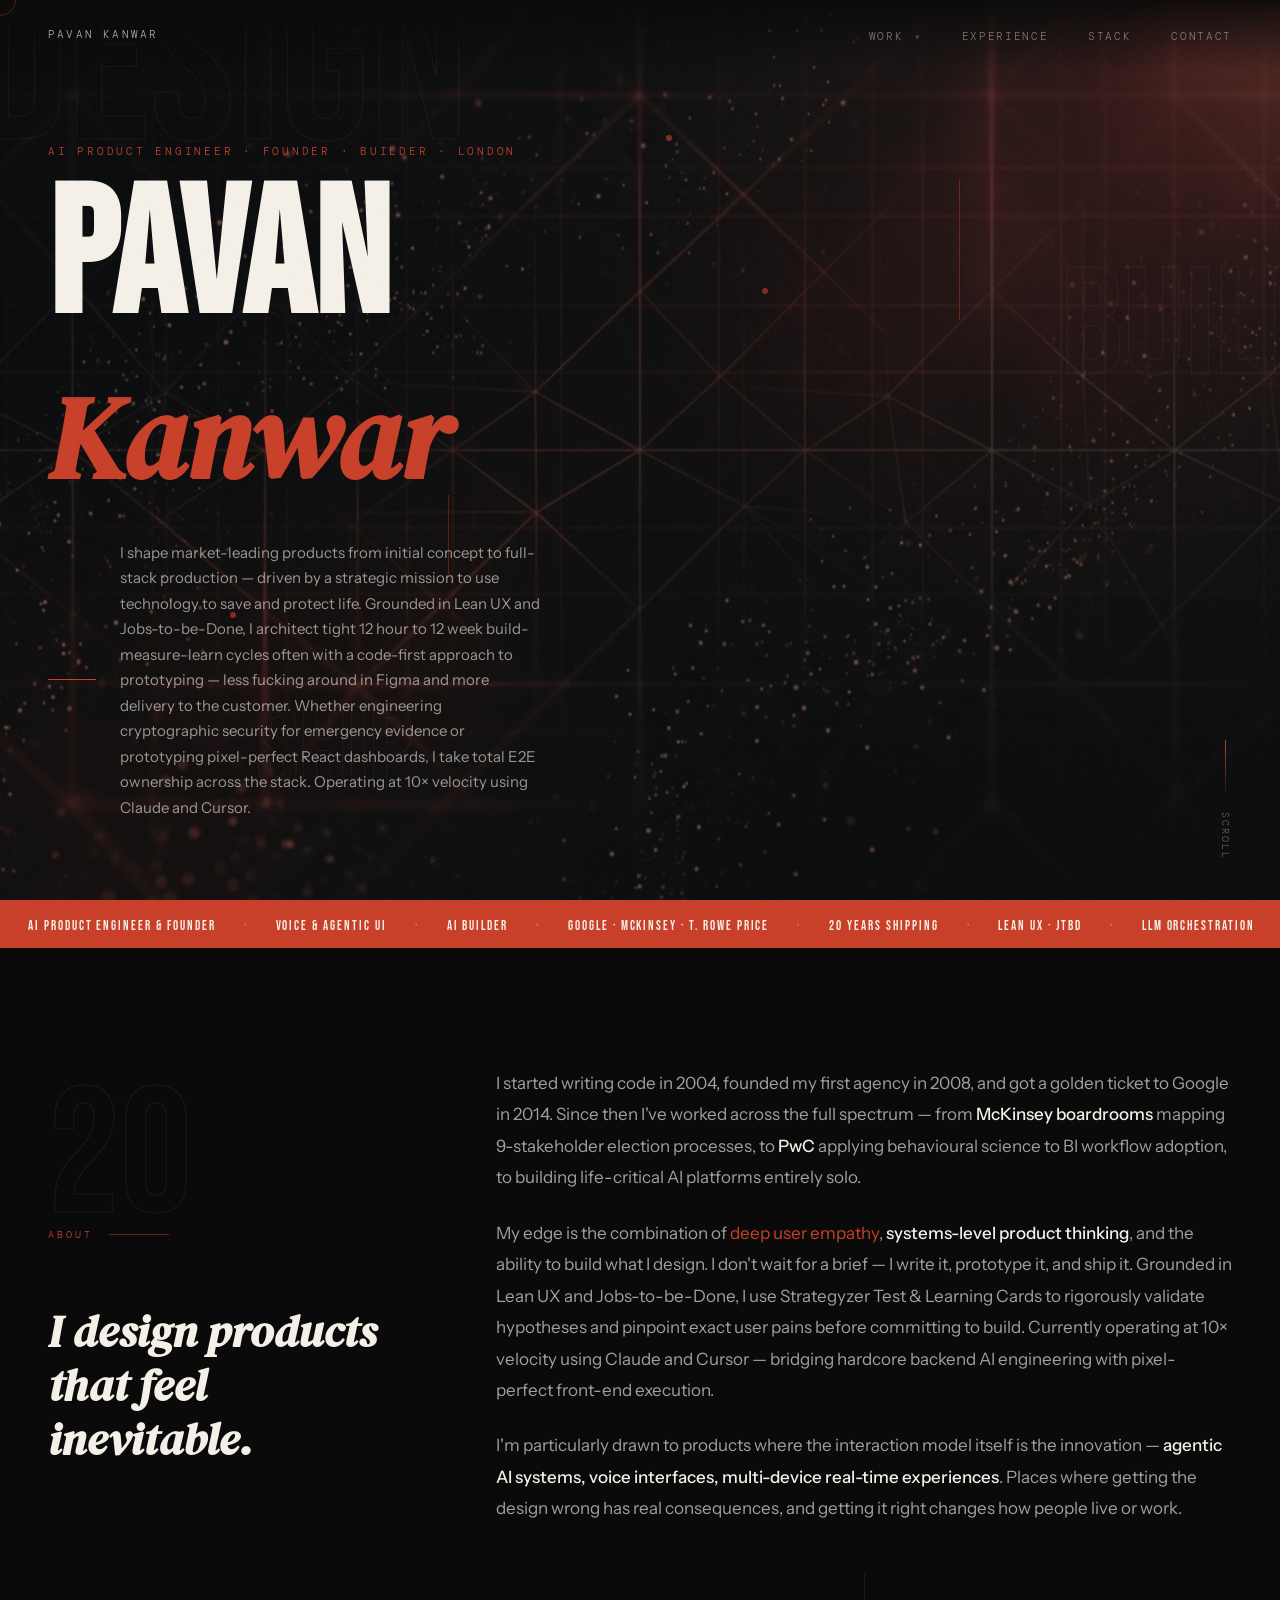
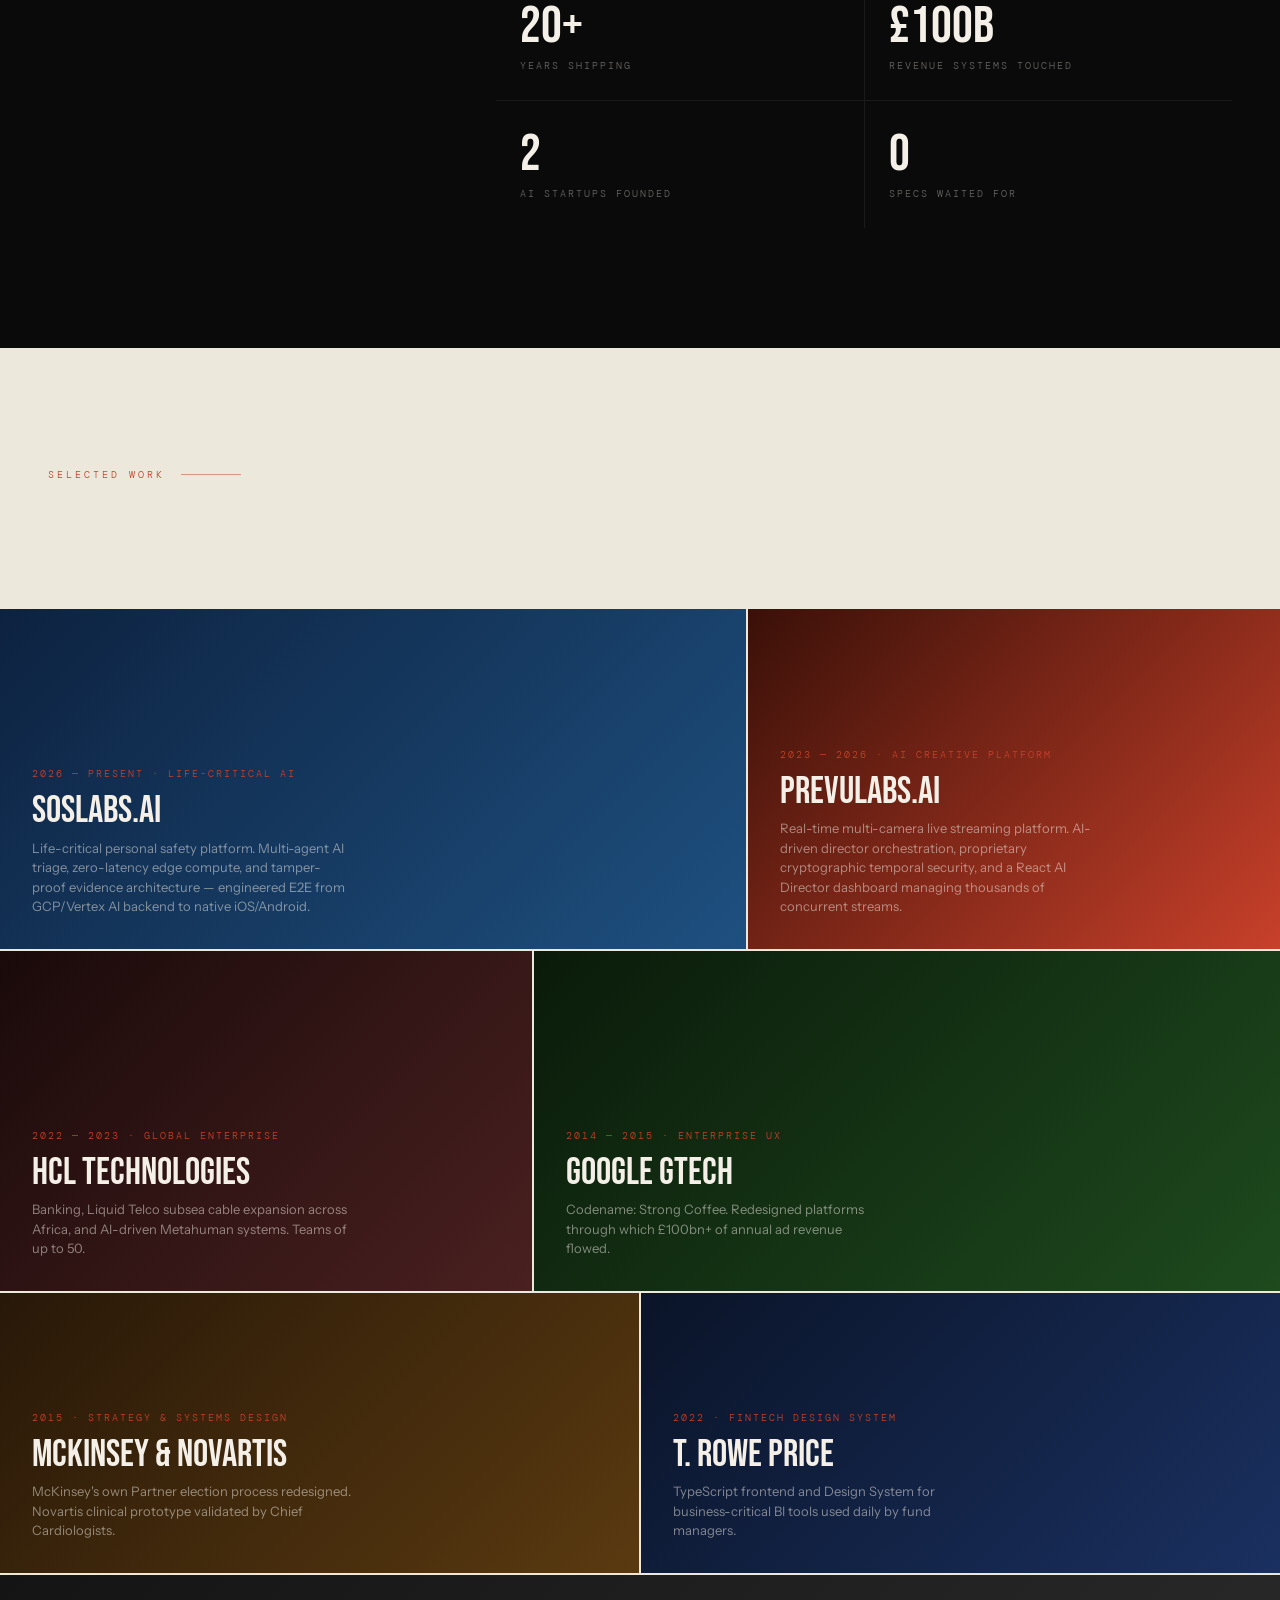
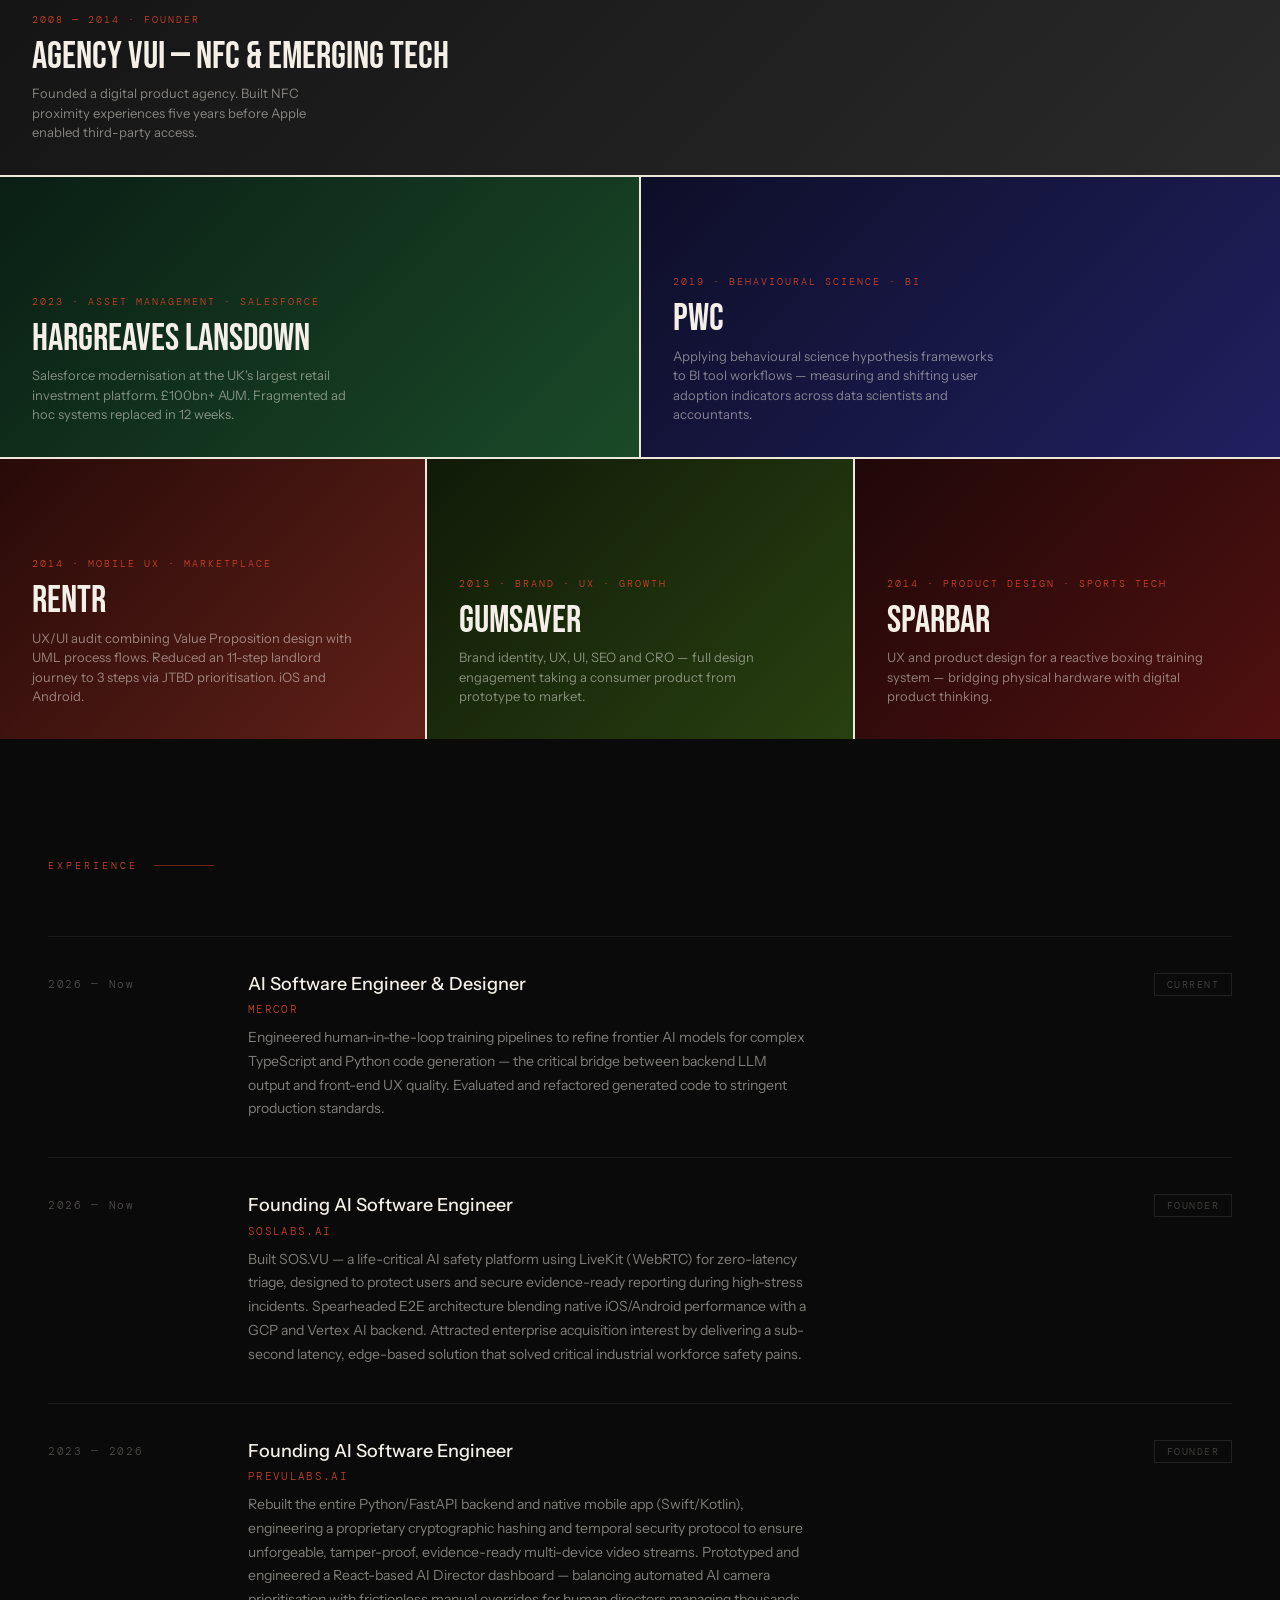
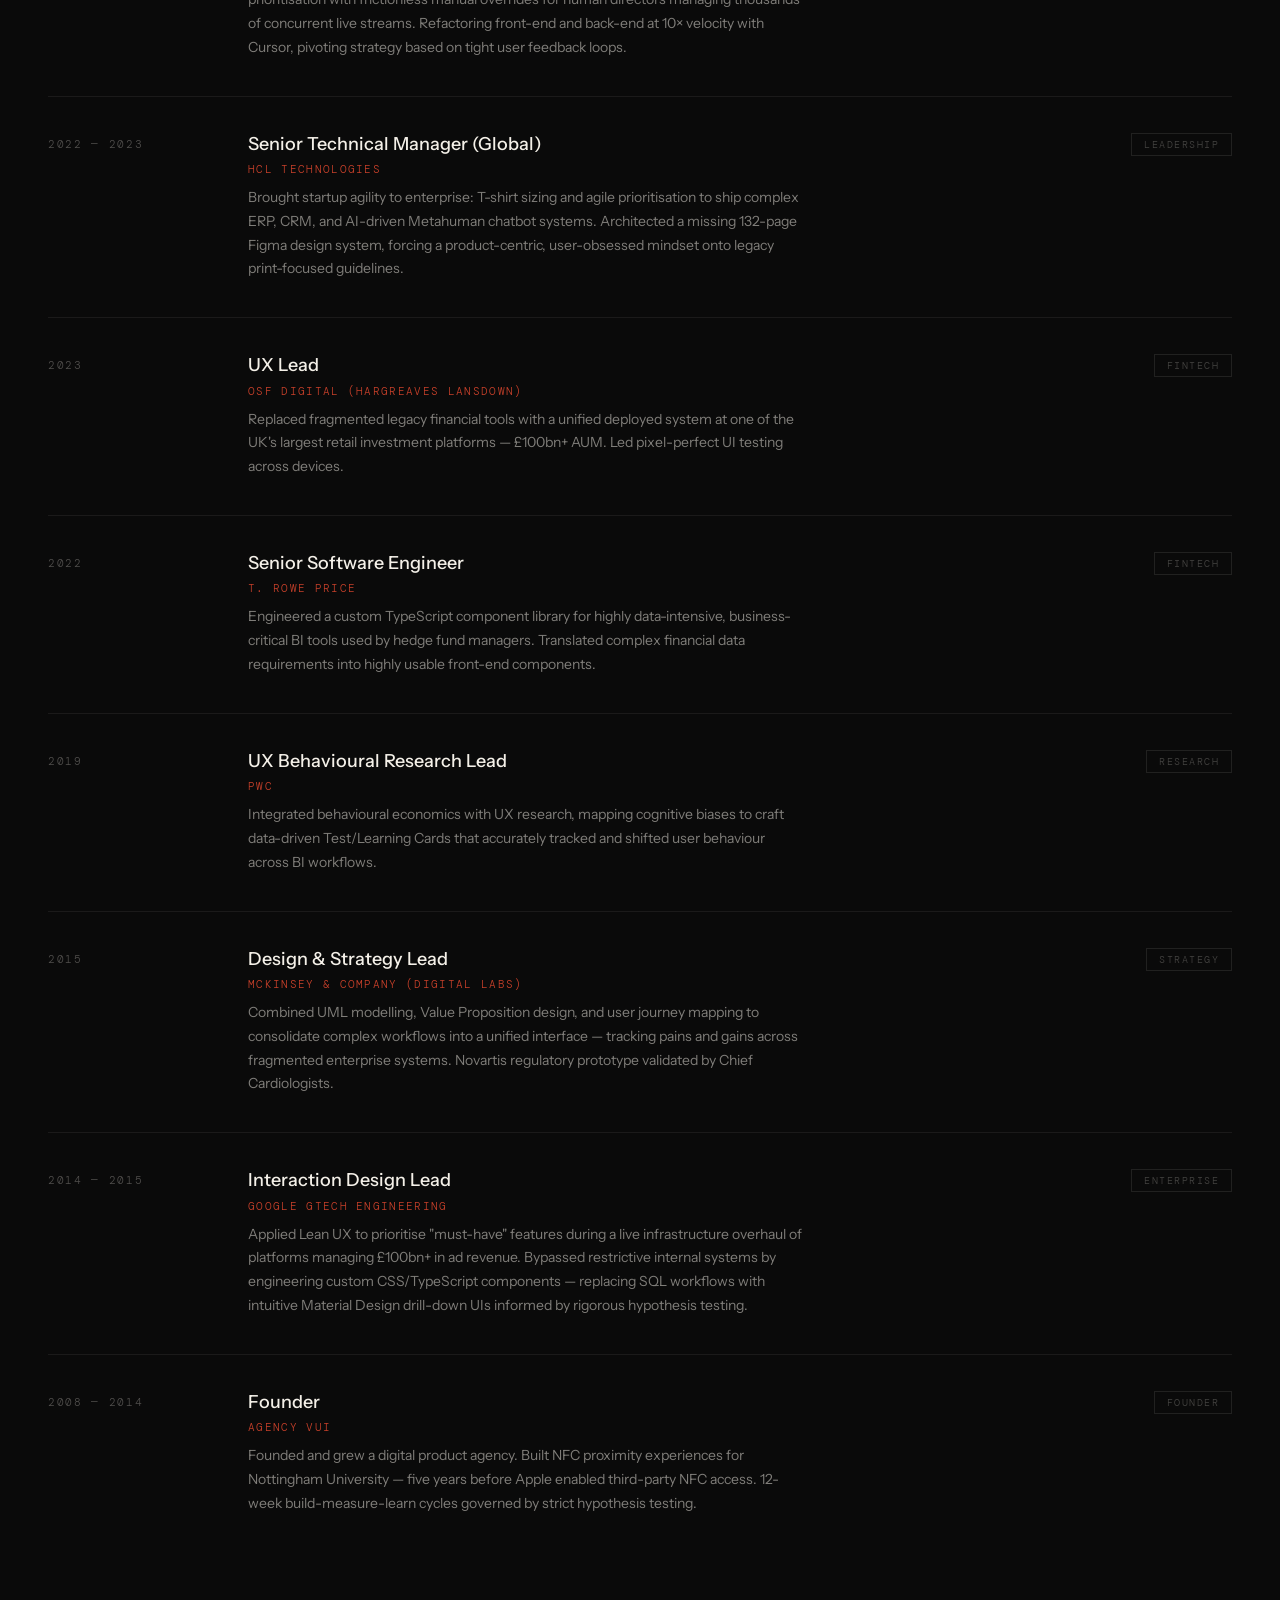
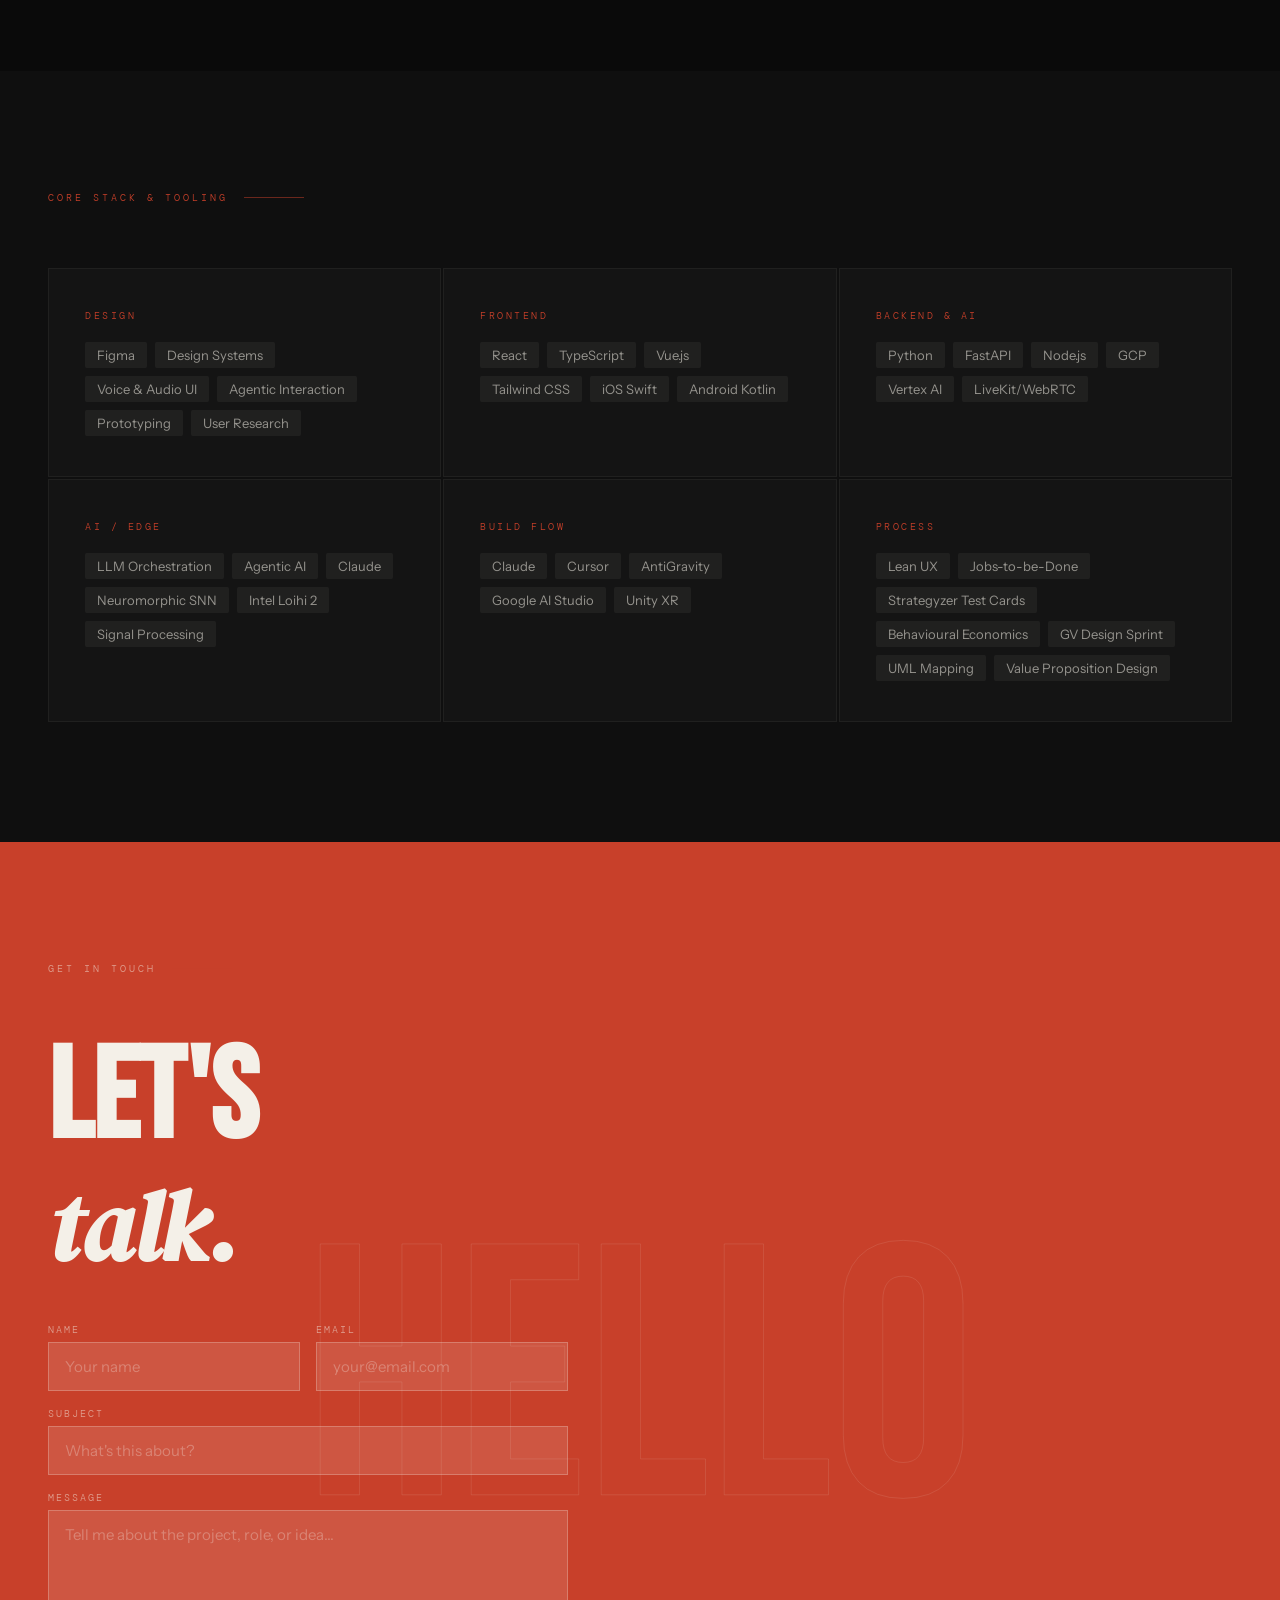
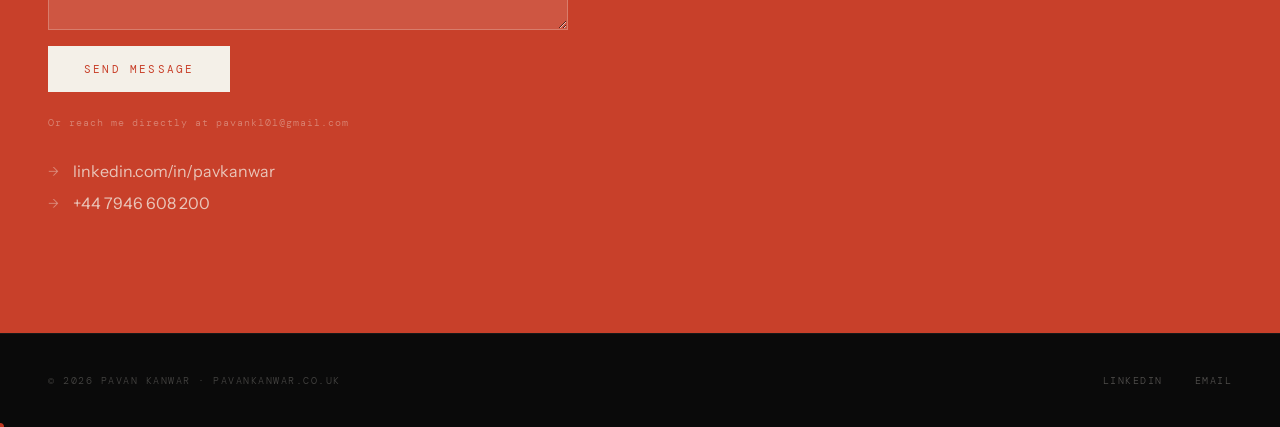
<file: index.html>
<!DOCTYPE html>
<html lang="en">
<head>
<meta charset="UTF-8">
<meta name="viewport" content="width=device-width, initial-scale=1.0">
<title>Pavan Kanwar — AI Product Engineer &amp; Founder</title>
<meta name="description" content="AI Product Engineer, Founder, and Builder who shapes market-leading products from initial concept to full-stack production. Grounded in Lean UX, JTBD, and LLM-native execution — bridging GCP/Vertex AI backends with pixel-perfect React and TypeScript frontends.">
<link rel="preconnect" href="https://fonts.googleapis.com">
<link href="https://fonts.googleapis.com/css2?family=Bebas+Neue&family=DM+Serif+Display:ital@0;1&family=DM+Mono:wght@300;400&family=Instrument+Sans:wght@300;400;500&display=swap" rel="stylesheet">
<link rel="stylesheet" href="assets/style.css">
</head>
<body>

<nav>
  <a href="index.html" class="nav-brand">Pavan Kanwar</a>

  <!-- Mobile hamburger -->
  <button class="nav-hamburger" aria-label="Open menu" aria-expanded="false">
    <span></span><span></span><span></span>
  </button>

  <ul class="nav-links">
    <li class="nav-has-dropdown">
      <a href="#work" class="nav-dropdown-trigger">Work <span class="nav-chevron">▾</span></a>
      <ul class="nav-dropdown">
        <li class="dropdown-group-label">AI &amp; Startups</li>
        <li><a href="projects/soslabs.html">SOSLabs.ai</a></li>
        <li><a href="projects/prevulabs.html">PreVULabs.ai</a></li>
        <li class="dropdown-divider"></li>
        <li class="dropdown-group-label">Enterprise &amp; Consulting</li>
        <li><a href="projects/google.html">Google gTech</a></li>
        <li><a href="projects/mckinsey.html">McKinsey &amp; Novartis</a></li>
        <li><a href="projects/hcl.html">HCL Technologies</a></li>
        <li><a href="projects/osf.html">Hargreaves Lansdown</a></li>
        <li><a href="projects/pwc.html">PwC</a></li>
        <li><a href="projects/trowe.html">T. Rowe Price</a></li>
        <li class="dropdown-divider"></li>
        <li class="dropdown-group-label">Early Work</li>
        <li><a href="projects/agencyvui.html">Agency VUi</a></li>
        <li><a href="projects/rentr.html">Rentr</a></li>
        <li><a href="projects/gumsaver.html">Gumsaver</a></li>
        <li><a href="projects/sparbar.html">Sparbar</a></li>
      </ul>
    </li>
    <li><a href="#experience">Experience</a></li>
    <li><a href="#stack">Stack</a></li>
    <li><a href="#contact">Contact</a></li>
  </ul>

  <!-- Mobile drawer -->
  <div class="nav-mobile-drawer" aria-hidden="true">
    <ul class="nav-mobile-links">
      <li class="mobile-group-label">Work</li>
      <li><a href="projects/soslabs.html">SOSLabs.ai</a></li>
      <li><a href="projects/prevulabs.html">PreVULabs.ai</a></li>
      <li><a href="projects/google.html">Google gTech</a></li>
      <li><a href="projects/mckinsey.html">McKinsey &amp; Novartis</a></li>
      <li><a href="projects/hcl.html">HCL Technologies</a></li>
      <li><a href="projects/osf.html">Hargreaves Lansdown</a></li>
      <li><a href="projects/pwc.html">PwC</a></li>
      <li><a href="projects/trowe.html">T. Rowe Price</a></li>
      <li><a href="projects/agencyvui.html">Agency VUi</a></li>
      <li><a href="projects/rentr.html">Rentr</a></li>
      <li><a href="projects/gumsaver.html">Gumsaver</a></li>
      <li><a href="projects/sparbar.html">Sparbar</a></li>
      <li class="mobile-divider"></li>
      <li><a href="index.html#experience">Experience</a></li>
      <li><a href="index.html#stack">Stack</a></li>
      <li><a href="index.html#contact">Contact</a></li>
    </ul>
  </div>
</nav>

<!-- ── HERO ── -->
<section class="hero">
  <div class="hero-image-bg" data-speed="0.25"></div>
  <div class="hero-bg-text" aria-hidden="true">
    <div class="bg-word bg-word-1" data-speed="0.3">DESIGN</div>
    <div class="bg-word bg-word-2" data-speed="0.18">BUILD</div>
    <div class="bg-word bg-word-3" data-speed="0.25">SHIP</div>
  </div>
  <div class="accent-line accent-line-1" data-speed="0.4"></div>
  <div class="accent-line accent-line-2" data-speed="0.22"></div>
  <div class="accent-dot accent-dot-1" data-speed="0.35"></div>
  <div class="accent-dot accent-dot-2" data-speed="0.28"></div>
  <div class="accent-dot accent-dot-3" data-speed="0.42"></div>

  <div class="hero-content">
    <p class="hero-eyebrow">AI Product Engineer · Founder · Builder · London</p>
    <h1 class="hero-name">PAVAN<br><em>Kanwar</em></h1>
    <div class="hero-descriptor">
      <div class="hero-rule"></div>
      <p>I shape market-leading products from initial concept to full-stack production — driven by a strategic mission to use technology to save and protect life. Grounded in Lean UX and Jobs-to-be-Done, I architect tight 12 hour to 12 week build-measure-learn cycles often with a code-first approach to prototyping — less fucking around in Figma and more delivery to the customer. Whether engineering cryptographic security for emergency evidence or prototyping pixel-perfect React dashboards, I take total E2E ownership across the stack. Operating at 10× velocity using Claude and Cursor.</p>
    </div>
  </div>
  <div class="hero-scroll" aria-hidden="true">
    <div class="scroll-line"></div>
    <span>Scroll</span>
  </div>
</section>

<!-- ── MARQUEE ── -->
<div class="marquee-strip" aria-hidden="true">
  <div class="marquee-inner">
    <span>AI Product Engineer &amp; Founder</span><span class="dot">·</span>
    <span>Voice &amp; Agentic UI</span><span class="dot">·</span>
    <span>AI Builder</span><span class="dot">·</span>
    <span>Google · McKinsey · T. Rowe Price</span><span class="dot">·</span>
    <span>20 Years Shipping</span><span class="dot">·</span>
    <span>Lean UX · JTBD</span><span class="dot">·</span>
    <span>LLM Orchestration</span><span class="dot">·</span>
    <span>Concept → Production</span><span class="dot">·</span>
    <span>AI Product Engineer &amp; Founder</span><span class="dot">·</span>
    <span>Voice &amp; Agentic UI</span><span class="dot">·</span>
    <span>AI Builder</span><span class="dot">·</span>
    <span>Google · McKinsey · T. Rowe Price</span><span class="dot">·</span>
    <span>20 Years Shipping</span><span class="dot">·</span>
    <span>Lean UX · JTBD</span><span class="dot">·</span>
    <span>LLM Orchestration</span><span class="dot">·</span>
    <span>Concept → Production</span><span class="dot">·</span>
  </div>
</div>

<!-- ── ABOUT ── -->
<section class="about" id="about">
  <div class="about-left">
    <div class="about-number" aria-hidden="true">20</div>
    <div class="section-label">About</div>
    <h2 class="about-heading">I design products that feel inevitable.</h2>
  </div>
  <div class="about-body">
    <p class="reveal">I started writing code in 2004, founded my first agency in 2008, and got a golden ticket to Google in 2014. Since then I've worked across the full spectrum — from <strong>McKinsey boardrooms</strong> mapping 9-stakeholder election processes, to <strong>PwC</strong> applying behavioural science to BI workflow adoption, to building life-critical AI platforms entirely solo.</p>
    <p class="reveal">My edge is the combination of <em>deep user empathy</em>, <strong>systems-level product thinking</strong>, and the ability to build what I design. I don't wait for a brief — I write it, prototype it, and ship it. Grounded in Lean UX and Jobs-to-be-Done, I use Strategyzer Test &amp; Learning Cards to rigorously validate hypotheses and pinpoint exact user pains before committing to build. Currently operating at 10× velocity using Claude and Cursor — bridging hardcore backend AI engineering with pixel-perfect front-end execution.</p>
    <p class="reveal">I'm particularly drawn to products where the interaction model itself is the innovation — <strong>agentic AI systems, voice interfaces, multi-device real-time experiences</strong>. Places where getting the design wrong has real consequences, and getting it right changes how people live or work.</p>
    <div class="about-stats">
      <div class="stat reveal"><div class="stat-number">20+</div><div class="stat-label">Years shipping</div></div>
      <div class="stat reveal"><div class="stat-number">£100B</div><div class="stat-label">Revenue systems touched</div></div>
      <div class="stat reveal"><div class="stat-number">2</div><div class="stat-label">AI startups founded</div></div>
      <div class="stat reveal"><div class="stat-number">0</div><div class="stat-label">Specs waited for</div></div>
    </div>
  </div>
</section>

<!-- ── WORK ── -->
<section class="work" id="work" style="padding-left:0;padding-right:0;padding-bottom:0;">
  <div style="padding:0 48px 64px;">
    <div class="section-label">Selected Work</div>
  </div>
  <div class="work-grid">

    <a class="work-item reveal" href="projects/soslabs.html">
      <div class="work-item-inner">
        <div class="work-bg"></div>
        <div class="work-arrow">↗</div>
        <div class="work-tag">2026 — Present · Life-Critical AI</div>
        <div class="work-title">SOSLabs.ai</div>
        <div class="work-sub">Life-critical personal safety platform. Multi-agent AI triage, zero-latency edge compute, and tamper-proof evidence architecture — engineered E2E from GCP/Vertex AI backend to native iOS/Android.</div>
      </div>
    </a>

    <a class="work-item reveal" href="projects/prevulabs.html">
      <div class="work-item-inner">
        <div class="work-bg"></div>
        <div class="work-arrow">↗</div>
        <div class="work-tag">2023 — 2026 · AI Creative Platform</div>
        <div class="work-title">PreVULabs.ai</div>
        <div class="work-sub">Real-time multi-camera live streaming platform. AI-driven director orchestration, proprietary cryptographic temporal security, and a React AI Director dashboard managing thousands of concurrent streams.</div>
      </div>
    </a>

    <a class="work-item reveal" href="projects/hcl.html">
      <div class="work-item-inner">
        <div class="work-bg"></div>
        <div class="work-arrow">↗</div>
        <div class="work-tag">2022 — 2023 · Global Enterprise</div>
        <div class="work-title">HCL Technologies</div>
        <div class="work-sub">Banking, Liquid Telco subsea cable expansion across Africa, and AI-driven Metahuman systems. Teams of up to 50.</div>
      </div>
    </a>

    <a class="work-item reveal" href="projects/google.html">
      <div class="work-item-inner">
        <div class="work-bg"></div>
        <div class="work-arrow">↗</div>
        <div class="work-tag">2014 — 2015 · Enterprise UX</div>
        <div class="work-title">Google gTech</div>
        <div class="work-sub">Codename: Strong Coffee. Redesigned platforms through which £100bn+ of annual ad revenue flowed.</div>
      </div>
    </a>

    <a class="work-item reveal" href="projects/mckinsey.html">
      <div class="work-item-inner">
        <div class="work-bg"></div>
        <div class="work-arrow">↗</div>
        <div class="work-tag">2015 · Strategy &amp; Systems Design</div>
        <div class="work-title">McKinsey &amp; Novartis</div>
        <div class="work-sub">McKinsey's own Partner election process redesigned. Novartis clinical prototype validated by Chief Cardiologists.</div>
      </div>
    </a>

    <a class="work-item reveal" href="projects/trowe.html">
      <div class="work-item-inner">
        <div class="work-bg"></div>
        <div class="work-arrow">↗</div>
        <div class="work-tag">2022 · FinTech Design System</div>
        <div class="work-title">T. Rowe Price</div>
        <div class="work-sub">TypeScript frontend and Design System for business-critical BI tools used daily by fund managers.</div>
      </div>
    </a>

    <a class="work-item reveal" href="projects/agencyvui.html">
      <div class="work-item-inner">
        <div class="work-bg"></div>
        <div class="work-arrow">↗</div>
        <div class="work-tag">2008 — 2014 · Founder</div>
        <div class="work-title">Agency VUi — NFC &amp; Emerging Tech</div>
        <div class="work-sub">Founded a digital product agency. Built NFC proximity experiences five years before Apple enabled third-party access.</div>
      </div>
    </a>

    <a class="work-item reveal" href="projects/osf.html">
      <div class="work-item-inner">
        <div class="work-bg"></div>
        <div class="work-arrow">↗</div>
        <div class="work-tag">2023 · Asset Management · Salesforce</div>
        <div class="work-title">Hargreaves Lansdown</div>
        <div class="work-sub">Salesforce modernisation at the UK's largest retail investment platform. £100bn+ AUM. Fragmented ad hoc systems replaced in 12 weeks.</div>
      </div>
    </a>

    <a class="work-item reveal" href="projects/pwc.html">
      <div class="work-item-inner">
        <div class="work-bg"></div>
        <div class="work-arrow">↗</div>
        <div class="work-tag">2019 · Behavioural Science · BI</div>
        <div class="work-title">PwC</div>
        <div class="work-sub">Applying behavioural science hypothesis frameworks to BI tool workflows — measuring and shifting user adoption indicators across data scientists and accountants.</div>
      </div>
    </a>

    <a class="work-item reveal" href="projects/rentr.html">
      <div class="work-item-inner">
        <div class="work-bg"></div>
        <div class="work-arrow">↗</div>
        <div class="work-tag">2014 · Mobile UX · Marketplace</div>
        <div class="work-title">Rentr</div>
        <div class="work-sub">UX/UI audit combining Value Proposition design with UML process flows. Reduced an 11-step landlord journey to 3 steps via JTBD prioritisation. iOS and Android.</div>
      </div>
    </a>

    <a class="work-item reveal" href="projects/gumsaver.html">
      <div class="work-item-inner">
        <div class="work-bg"></div>
        <div class="work-arrow">↗</div>
        <div class="work-tag">2013 · Brand · UX · Growth</div>
        <div class="work-title">Gumsaver</div>
        <div class="work-sub">Brand identity, UX, UI, SEO and CRO — full design engagement taking a consumer product from prototype to market.</div>
      </div>
    </a>

    <a class="work-item reveal" href="projects/sparbar.html">
      <div class="work-item-inner">
        <div class="work-bg"></div>
        <div class="work-arrow">↗</div>
        <div class="work-tag">2014 · Product Design · Sports Tech</div>
        <div class="work-title">Sparbar</div>
        <div class="work-sub">UX and product design for a reactive boxing training system — bridging physical hardware with digital product thinking.</div>
      </div>
    </a>

  </div>
</section>

<!-- ── EXPERIENCE ── -->
<section id="experience">
  <div class="section-label">Experience</div>
  <div class="exp-list">

    <div class="exp-item reveal">
      <div class="exp-year">2026 — Now</div>
      <div>
        <div class="exp-role">AI Software Engineer &amp; Designer</div>
        <div class="exp-company">Mercor</div>
        <div class="exp-desc">Engineered human-in-the-loop training pipelines to refine frontier AI models for complex TypeScript and Python code generation — the critical bridge between backend LLM output and front-end UX quality. Evaluated and refactored generated code to stringent production standards.</div>
      </div>
      <div class="exp-tag">Current</div>
    </div>

    <div class="exp-item reveal">
      <div class="exp-year">2026 — Now</div>
      <div>
        <div class="exp-role">Founding AI Software Engineer</div>
        <div class="exp-company">SOSLabs.ai</div>
        <div class="exp-desc">Built SOS.VU — a life-critical AI safety platform using LiveKit (WebRTC) for zero-latency triage, designed to protect users and secure evidence-ready reporting during high-stress incidents. Spearheaded E2E architecture blending native iOS/Android performance with a GCP and Vertex AI backend. Attracted enterprise acquisition interest by delivering a sub-second latency, edge-based solution that solved critical industrial workforce safety pains.</div>
      </div>
      <div class="exp-tag">Founder</div>
    </div>

    <div class="exp-item reveal">
      <div class="exp-year">2023 — 2026</div>
      <div>
        <div class="exp-role">Founding AI Software Engineer</div>
        <div class="exp-company">PreVULabs.ai</div>
        <div class="exp-desc">Rebuilt the entire Python/FastAPI backend and native mobile app (Swift/Kotlin), engineering a proprietary cryptographic hashing and temporal security protocol to ensure unforgeable, tamper-proof, evidence-ready multi-device video streams. Prototyped and engineered a React-based AI Director dashboard — balancing automated AI camera prioritisation with frictionless manual overrides for human directors managing thousands of concurrent live streams. Refactoring front-end and back-end at 10× velocity with Cursor, pivoting strategy based on tight user feedback loops.</div>
      </div>
      <div class="exp-tag">Founder</div>
    </div>

    <div class="exp-item reveal">
      <div class="exp-year">2022 — 2023</div>
      <div>
        <div class="exp-role">Senior Technical Manager (Global)</div>
        <div class="exp-company">HCL Technologies</div>
        <div class="exp-desc">Brought startup agility to enterprise: T-shirt sizing and agile prioritisation to ship complex ERP, CRM, and AI-driven Metahuman chatbot systems. Architected a missing 132-page Figma design system, forcing a product-centric, user-obsessed mindset onto legacy print-focused guidelines.</div>
      </div>
      <div class="exp-tag">Leadership</div>
    </div>

    <div class="exp-item reveal">
      <div class="exp-year">2023</div>
      <div>
        <div class="exp-role">UX Lead</div>
        <div class="exp-company">OSF Digital (Hargreaves Lansdown)</div>
        <div class="exp-desc">Replaced fragmented legacy financial tools with a unified deployed system at one of the UK's largest retail investment platforms — £100bn+ AUM. Led pixel-perfect UI testing across devices.</div>
      </div>
      <div class="exp-tag">FinTech</div>
    </div>

    <div class="exp-item reveal">
      <div class="exp-year">2022</div>
      <div>
        <div class="exp-role">Senior Software Engineer</div>
        <div class="exp-company">T. Rowe Price</div>
        <div class="exp-desc">Engineered a custom TypeScript component library for highly data-intensive, business-critical BI tools used by hedge fund managers. Translated complex financial data requirements into highly usable front-end components.</div>
      </div>
      <div class="exp-tag">FinTech</div>
    </div>

    <div class="exp-item reveal">
      <div class="exp-year">2019</div>
      <div>
        <div class="exp-role">UX Behavioural Research Lead</div>
        <div class="exp-company">PwC</div>
        <div class="exp-desc">Integrated behavioural economics with UX research, mapping cognitive biases to craft data-driven Test/Learning Cards that accurately tracked and shifted user behaviour across BI workflows.</div>
      </div>
      <div class="exp-tag">Research</div>
    </div>

    <div class="exp-item reveal">
      <div class="exp-year">2015</div>
      <div>
        <div class="exp-role">Design &amp; Strategy Lead</div>
        <div class="exp-company">McKinsey &amp; Company (Digital Labs)</div>
        <div class="exp-desc">Combined UML modelling, Value Proposition design, and user journey mapping to consolidate complex workflows into a unified interface — tracking pains and gains across fragmented enterprise systems. Novartis regulatory prototype validated by Chief Cardiologists.</div>
      </div>
      <div class="exp-tag">Strategy</div>
    </div>

    <div class="exp-item reveal">
      <div class="exp-year">2014 — 2015</div>
      <div>
        <div class="exp-role">Interaction Design Lead</div>
        <div class="exp-company">Google gTech Engineering</div>
        <div class="exp-desc">Applied Lean UX to prioritise "must-have" features during a live infrastructure overhaul of platforms managing £100bn+ in ad revenue. Bypassed restrictive internal systems by engineering custom CSS/TypeScript components — replacing SQL workflows with intuitive Material Design drill-down UIs informed by rigorous hypothesis testing.</div>
      </div>
      <div class="exp-tag">Enterprise</div>
    </div>

    <div class="exp-item reveal">
      <div class="exp-year">2008 — 2014</div>
      <div>
        <div class="exp-role">Founder</div>
        <div class="exp-company">Agency VUi</div>
        <div class="exp-desc">Founded and grew a digital product agency. Built NFC proximity experiences for Nottingham University — five years before Apple enabled third-party NFC access. 12-week build-measure-learn cycles governed by strict hypothesis testing.</div>
      </div>
      <div class="exp-tag">Founder</div>
    </div>

  </div>
</section>

<!-- ── STACK ── -->
<section class="stack" id="stack">
  <div class="section-label">Core Stack &amp; Tooling</div>
  <div class="stack-grid">
    <div class="stack-cell reveal">
      <div class="stack-cat">Design</div>
      <div class="stack-items">
        <span class="stack-item">Figma</span><span class="stack-item">Design Systems</span>
        <span class="stack-item">Voice &amp; Audio UI</span><span class="stack-item">Agentic Interaction</span>
        <span class="stack-item">Prototyping</span><span class="stack-item">User Research</span>
      </div>
    </div>
    <div class="stack-cell reveal">
      <div class="stack-cat">Frontend</div>
      <div class="stack-items">
        <span class="stack-item">React</span><span class="stack-item">TypeScript</span>
        <span class="stack-item">Vue.js</span><span class="stack-item">Tailwind CSS</span>
        <span class="stack-item">iOS Swift</span><span class="stack-item">Android Kotlin</span>
      </div>
    </div>
    <div class="stack-cell reveal">
      <div class="stack-cat">Backend &amp; AI</div>
      <div class="stack-items">
        <span class="stack-item">Python</span><span class="stack-item">FastAPI</span>
        <span class="stack-item">Node.js</span><span class="stack-item">GCP</span>
        <span class="stack-item">Vertex AI</span><span class="stack-item">LiveKit/WebRTC</span>
      </div>
    </div>
    <div class="stack-cell reveal">
      <div class="stack-cat">AI / Edge</div>
      <div class="stack-items">
        <span class="stack-item">LLM Orchestration</span><span class="stack-item">Agentic AI</span>
        <span class="stack-item">Claude</span><span class="stack-item">Neuromorphic SNN</span>
        <span class="stack-item">Intel Loihi 2</span><span class="stack-item">Signal Processing</span>
      </div>
    </div>
    <div class="stack-cell reveal">
      <div class="stack-cat">Build Flow</div>
      <div class="stack-items">
        <span class="stack-item">Claude</span><span class="stack-item">Cursor</span>
        <span class="stack-item">AntiGravity</span><span class="stack-item">Google AI Studio</span>
        <span class="stack-item">Unity XR</span>
      </div>
    </div>
    <div class="stack-cell reveal">
      <div class="stack-cat">Process</div>
      <div class="stack-items">
        <span class="stack-item">Lean UX</span><span class="stack-item">Jobs-to-be-Done</span>
        <span class="stack-item">Strategyzer Test Cards</span><span class="stack-item">Behavioural Economics</span>
        <span class="stack-item">GV Design Sprint</span><span class="stack-item">UML Mapping</span>
        <span class="stack-item">Value Proposition Design</span>
      </div>
    </div>
  </div>
</section>

<!-- ── CONTACT ── -->
<section class="contact-section" id="contact">
  <div class="contact-inner">
    <div class="section-label" style="color:rgba(244,240,232,0.55);">Get in touch</div>
    <h2 class="contact-heading reveal">Let's<br><em>talk.</em></h2>

    <!-- ╔══════════════════════════════════════════════════════╗
         ║  FORMSPREE SETUP — 3 steps:                         ║
         ║  1. Sign up free at formspree.io                    ║
         ║  2. Create a new form, copy your Form ID            ║
         ║  3. Replace YOUR_FORM_ID below with it              ║
         ╚══════════════════════════════════════════════════════╝ -->
    <form
      id="contact-form"
      class="contact-form reveal"
      action="https://formspree.io/f/YOUR_FORM_ID"
      method="POST"
    >
      <div class="form-row">
        <div class="form-field">
          <label for="cf-name">Name</label>
          <input type="text" id="cf-name" name="name" placeholder="Your name" required>
        </div>
        <div class="form-field">
          <label for="cf-email">Email</label>
          <input type="email" id="cf-email" name="email" placeholder="your@email.com" required>
        </div>
      </div>
      <div class="form-field">
        <label for="cf-subject">Subject</label>
        <input type="text" id="cf-subject" name="subject" placeholder="What's this about?">
      </div>
      <div class="form-field">
        <label for="cf-message">Message</label>
        <textarea id="cf-message" name="message" placeholder="Tell me about the project, role, or idea…" required></textarea>
      </div>
      <button type="submit" class="form-submit">Send Message</button>
      <p class="form-note">Or reach me directly at pavank101@gmail.com</p>
    </form>

    <div class="contact-direct reveal">
      <a href="https://linkedin.com/in/pavkanwar" class="contact-link" target="_blank" rel="noopener">
        <span class="arrow">→</span> linkedin.com/in/pavkanwar
      </a>
      <a href="tel:+447946608200" class="contact-link">
        <span class="arrow">→</span> +44 7946 608 200
      </a>
    </div>
  </div>
</section>

<footer>
  <p>© 2026 Pavan Kanwar · pavankanwar.co.uk</p>
  <div class="footer-links">
    <a href="https://linkedin.com/in/pavkanwar" target="_blank" rel="noopener">LinkedIn</a>
    <a href="mailto:pavank101@gmail.com">Email</a>
  </div>
</footer>

<script src="assets/main.js"></script>
</body>
</html>
</file>
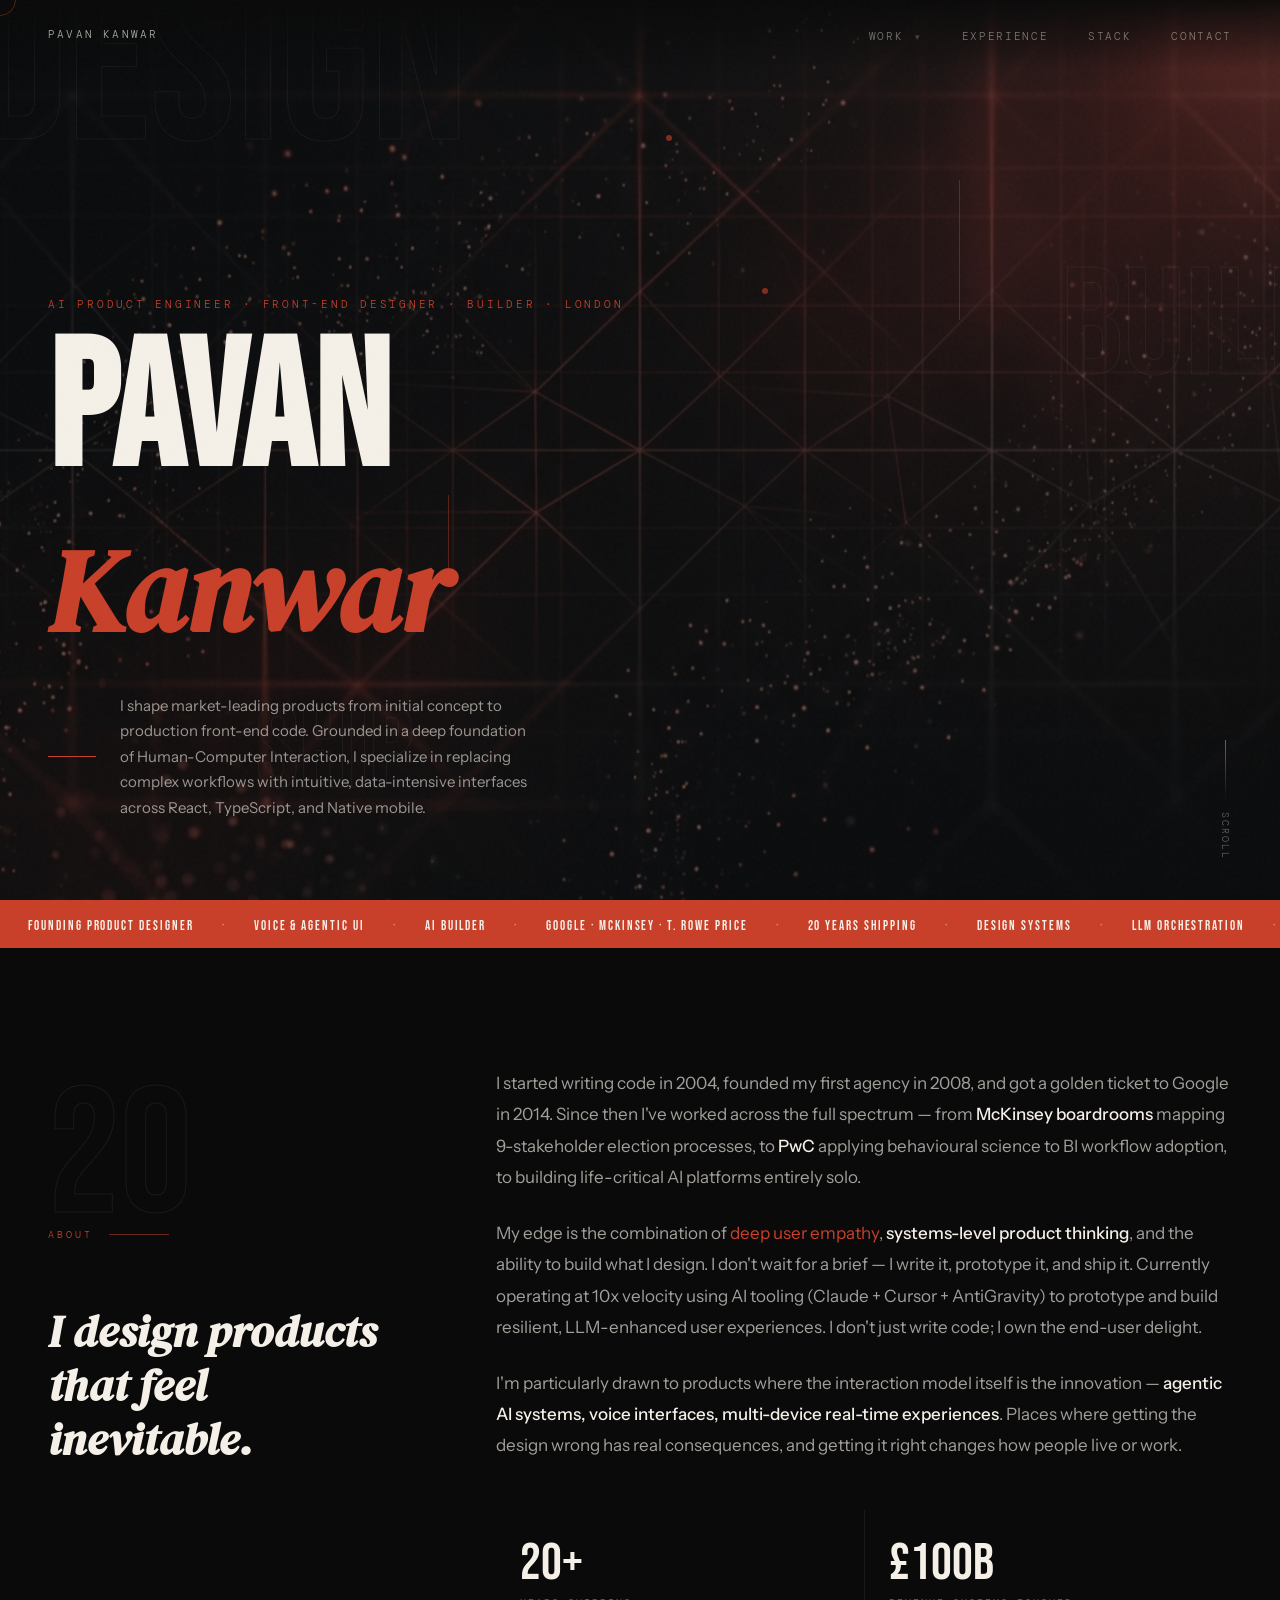
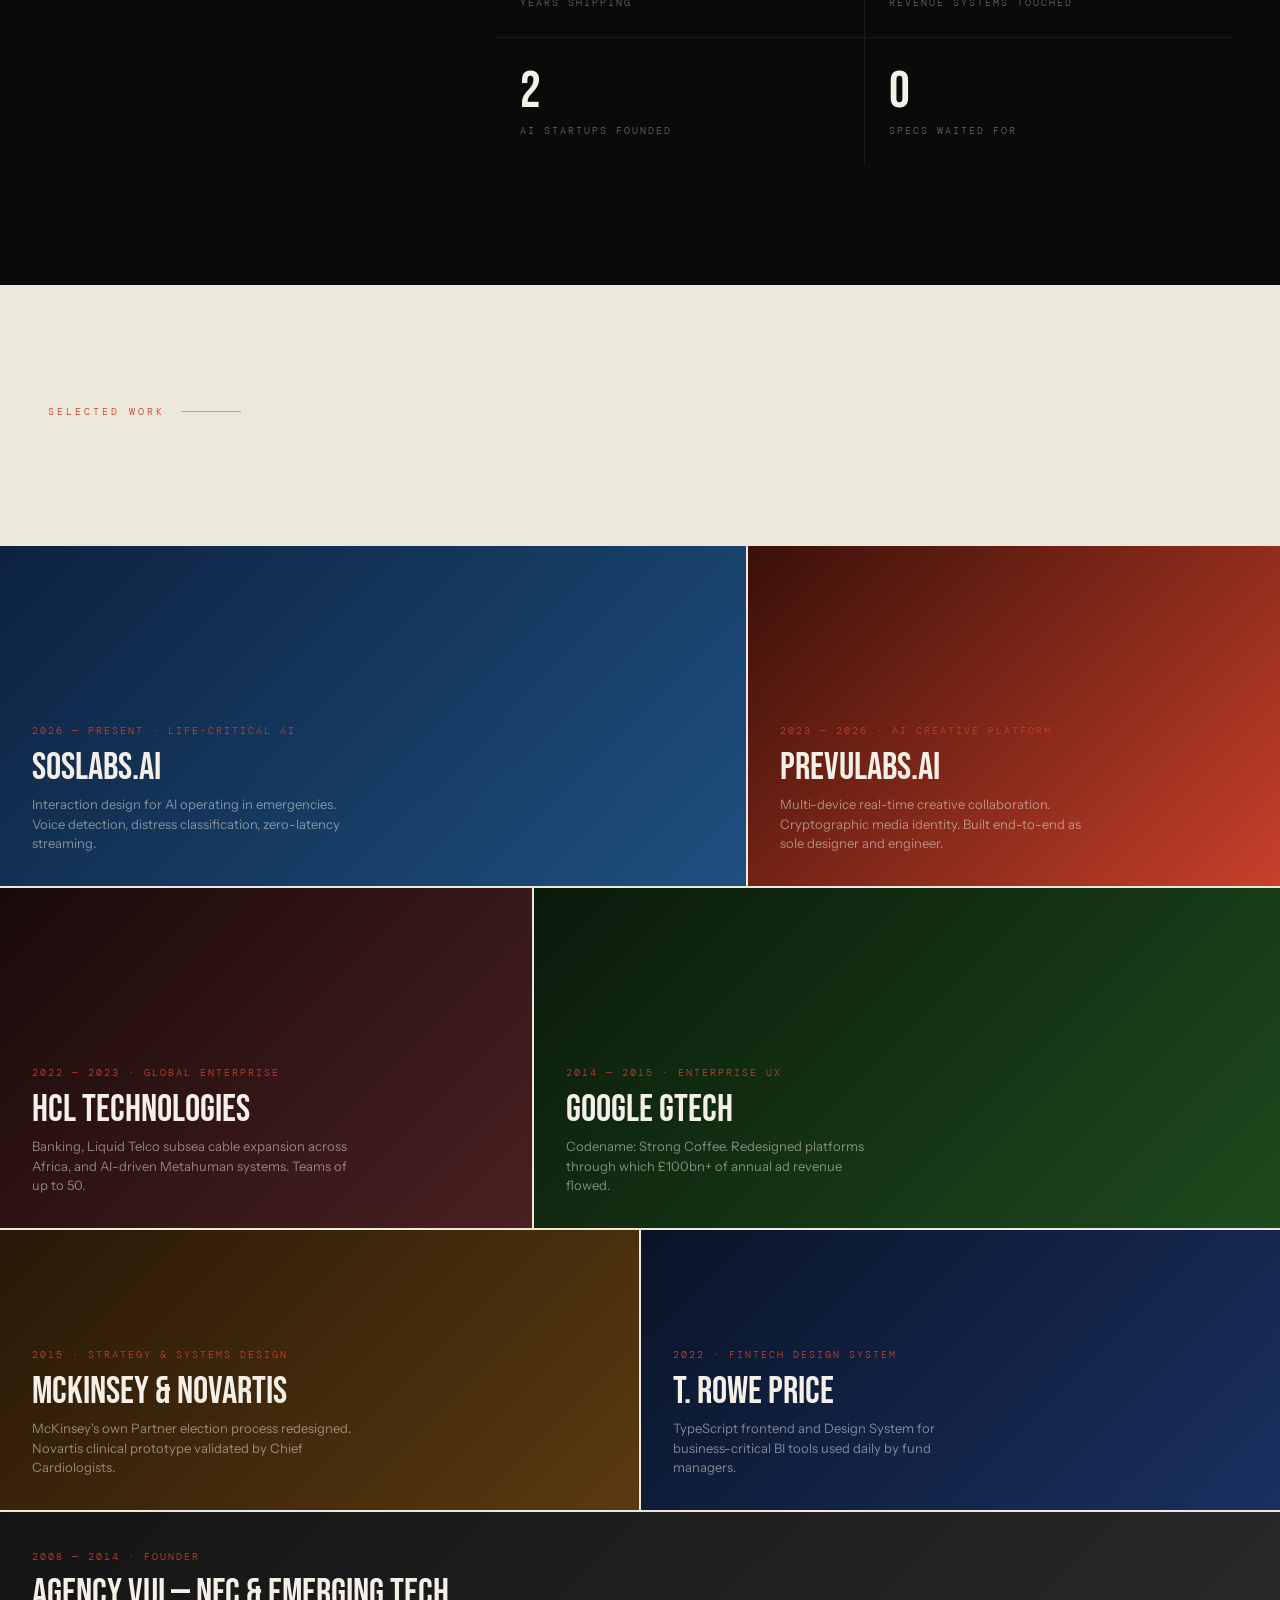
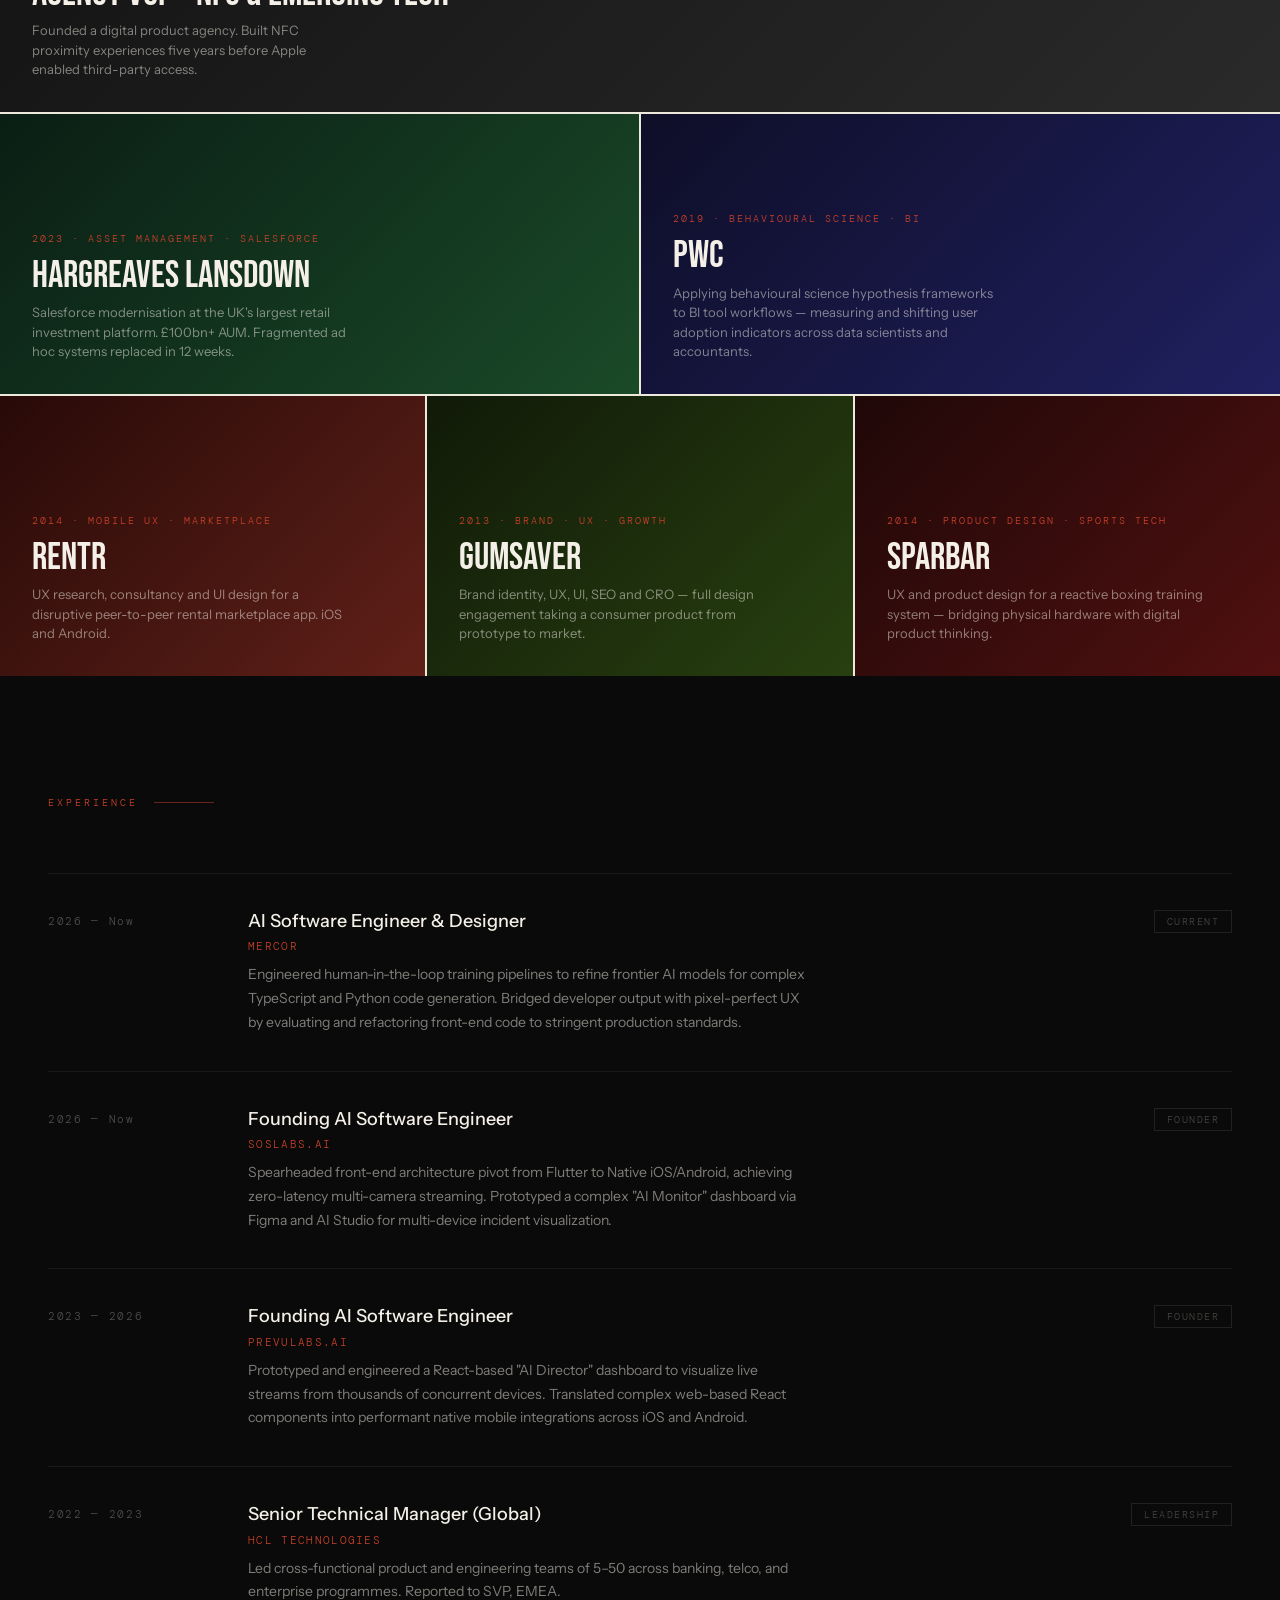
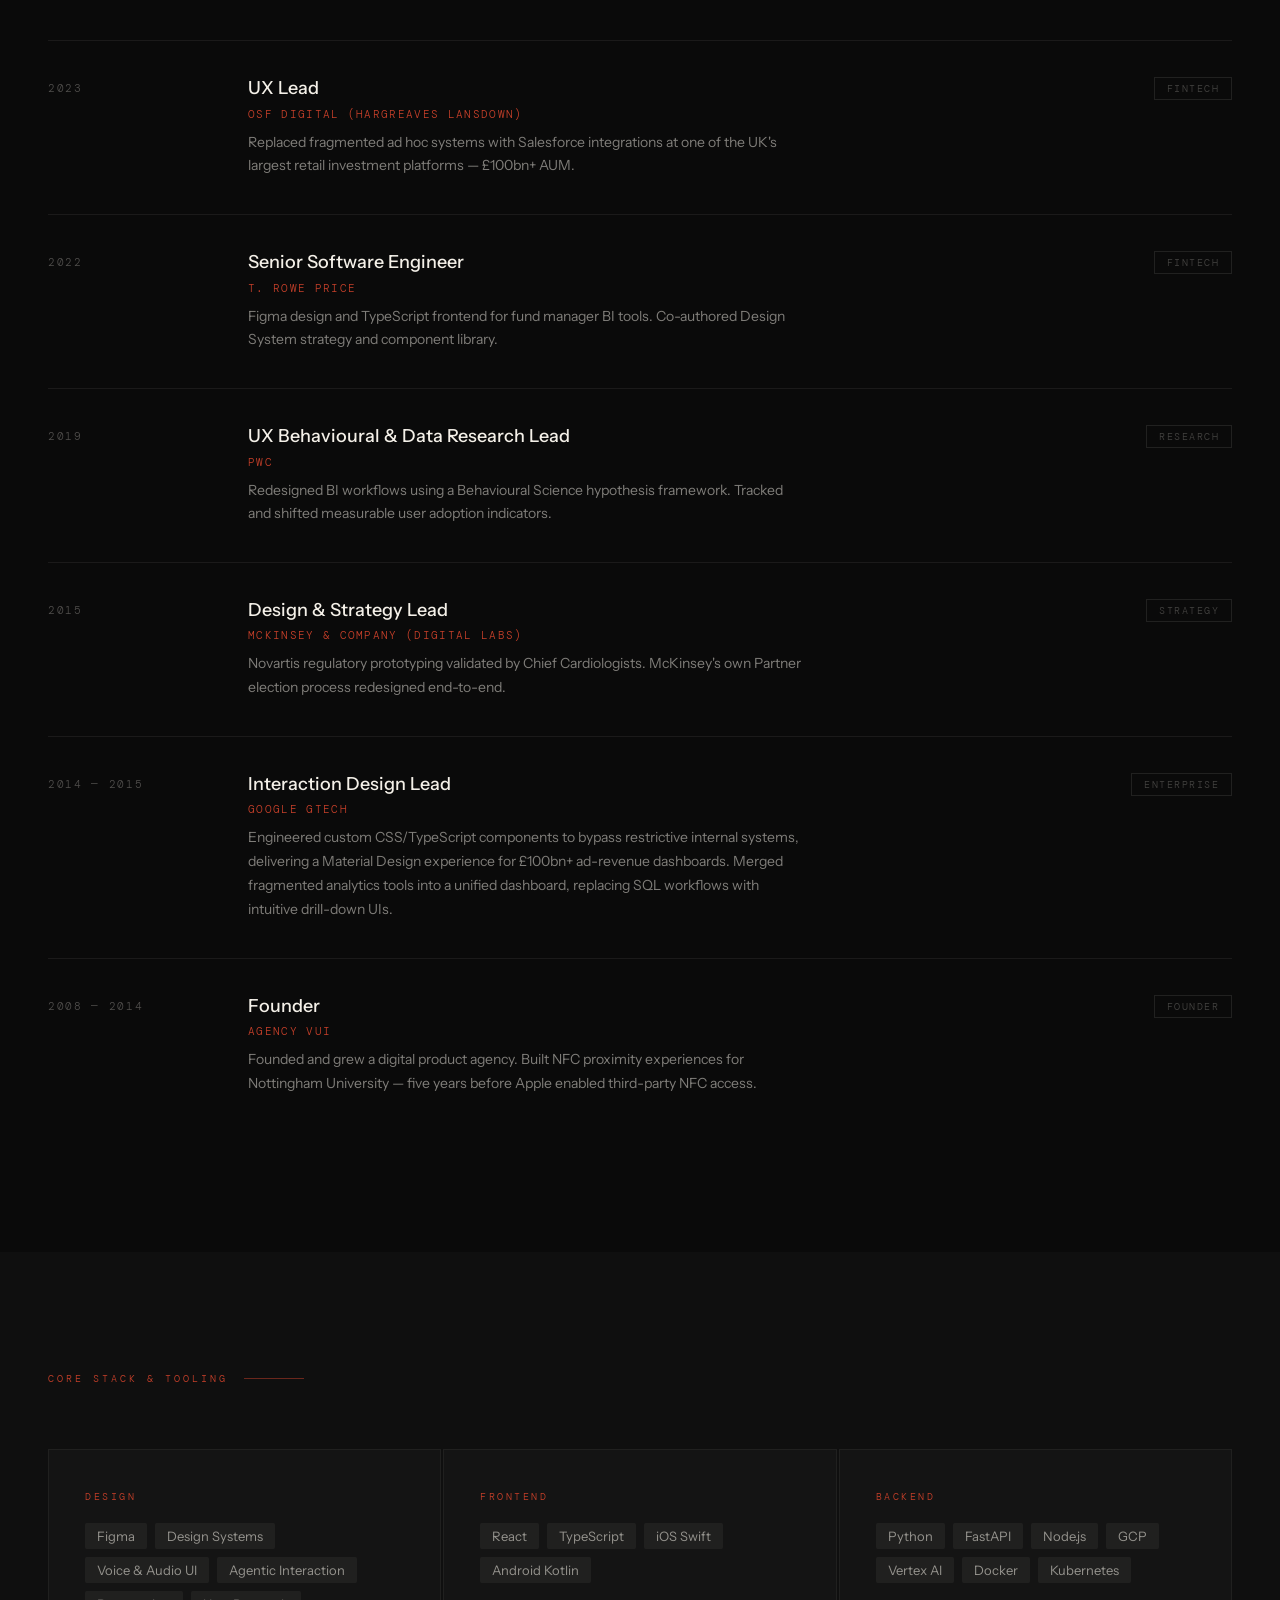
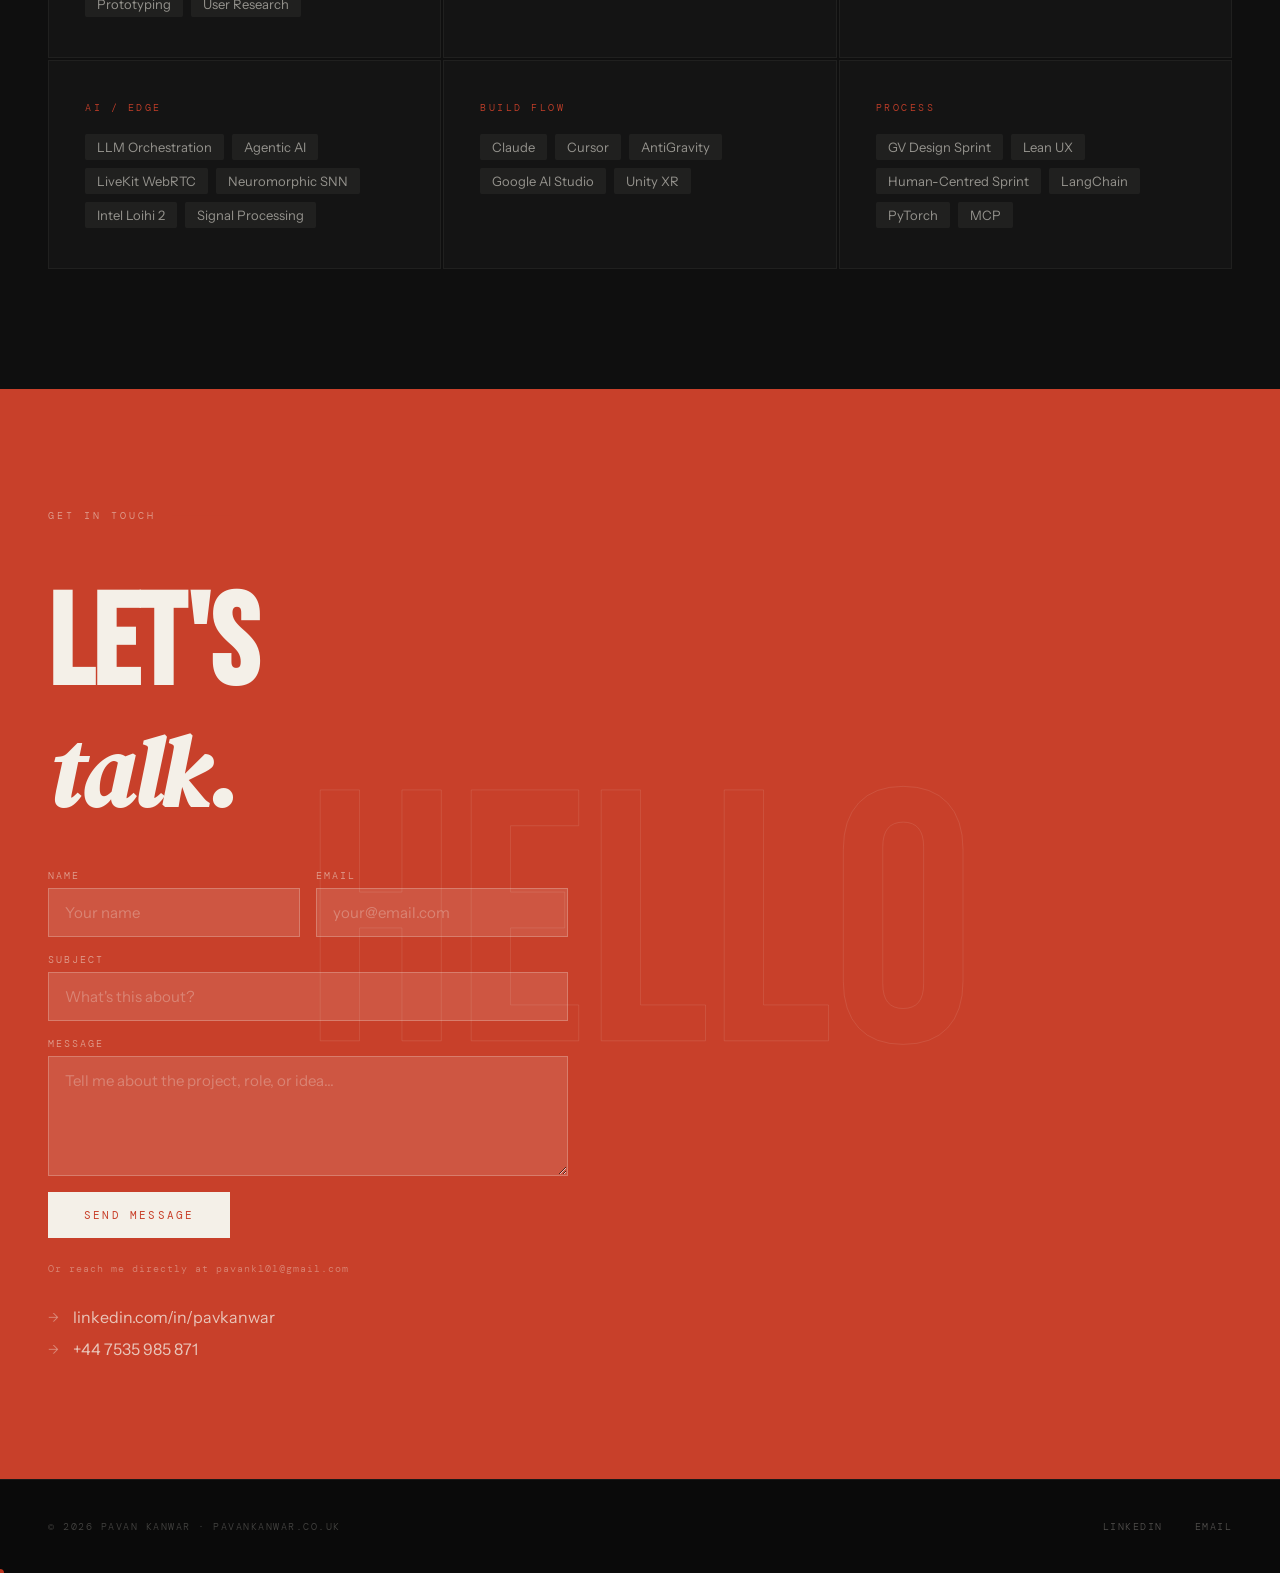
<file: pssk_site_v3/index.html>
<!DOCTYPE html>
<html lang="en">
<head>
<meta charset="UTF-8">
<meta name="viewport" content="width=device-width, initial-scale=1.0">
<title>Pavan Kanwar — AI Product Engineer & Front-End Designer</title>
<meta name="description" content="AI Product Engineer and Designer who shapes market-leading products from initial concept to production front-end code. Grounded in a deep foundation of HCI, specializing in React, TypeScript, and Native Mobile.">
<link rel="preconnect" href="https://fonts.googleapis.com">
<link href="https://fonts.googleapis.com/css2?family=Bebas+Neue&family=DM+Serif+Display:ital@0;1&family=DM+Mono:wght@300;400&family=Instrument+Sans:wght@300;400;500&display=swap" rel="stylesheet">
<link rel="stylesheet" href="assets/style.css">
</head>
<body>

<nav>
  <a href="index.html" class="nav-brand">Pavan Kanwar</a>

  <!-- Mobile hamburger -->
  <button class="nav-hamburger" aria-label="Open menu" aria-expanded="false">
    <span></span><span></span><span></span>
  </button>

  <ul class="nav-links">
    <li class="nav-has-dropdown">
      <a href="#work" class="nav-dropdown-trigger">Work <span class="nav-chevron">▾</span></a>
      <ul class="nav-dropdown">
        <li class="dropdown-group-label">AI &amp; Startups</li>
        <li><a href="projects/soslabs.html">SOSLabs.ai</a></li>
        <li><a href="projects/prevulabs.html">PreVULabs.ai</a></li>
        <li class="dropdown-divider"></li>
        <li class="dropdown-group-label">Enterprise &amp; Consulting</li>
        <li><a href="projects/google.html">Google gTech</a></li>
        <li><a href="projects/mckinsey.html">McKinsey &amp; Novartis</a></li>
        <li><a href="projects/hcl.html">HCL Technologies</a></li>
        <li><a href="projects/osf.html">Hargreaves Lansdown</a></li>
        <li><a href="projects/pwc.html">PwC</a></li>
        <li><a href="projects/trowe.html">T. Rowe Price</a></li>
        <li class="dropdown-divider"></li>
        <li class="dropdown-group-label">Early Work</li>
        <li><a href="projects/agencyvui.html">Agency VUi</a></li>
        <li><a href="projects/rentr.html">Rentr</a></li>
        <li><a href="projects/gumsaver.html">Gumsaver</a></li>
        <li><a href="projects/sparbar.html">Sparbar</a></li>
      </ul>
    </li>
    <li><a href="#experience">Experience</a></li>
    <li><a href="#stack">Stack</a></li>
    <li><a href="#contact">Contact</a></li>
  </ul>

  <!-- Mobile drawer -->
  <div class="nav-mobile-drawer" aria-hidden="true">
    <ul class="nav-mobile-links">
      <li class="mobile-group-label">Work</li>
      <li><a href="projects/soslabs.html">SOSLabs.ai</a></li>
      <li><a href="projects/prevulabs.html">PreVULabs.ai</a></li>
      <li><a href="projects/google.html">Google gTech</a></li>
      <li><a href="projects/mckinsey.html">McKinsey &amp; Novartis</a></li>
      <li><a href="projects/hcl.html">HCL Technologies</a></li>
      <li><a href="projects/osf.html">Hargreaves Lansdown</a></li>
      <li><a href="projects/pwc.html">PwC</a></li>
      <li><a href="projects/trowe.html">T. Rowe Price</a></li>
      <li><a href="projects/agencyvui.html">Agency VUi</a></li>
      <li><a href="projects/rentr.html">Rentr</a></li>
      <li><a href="projects/gumsaver.html">Gumsaver</a></li>
      <li><a href="projects/sparbar.html">Sparbar</a></li>
      <li class="mobile-divider"></li>
      <li><a href="index.html#experience">Experience</a></li>
      <li><a href="index.html#stack">Stack</a></li>
      <li><a href="index.html#contact">Contact</a></li>
    </ul>
  </div>
</nav>

<!-- ── HERO ── -->
<section class="hero">
  <div class="hero-image-bg" data-speed="0.25"></div>
  <div class="hero-bg-text" aria-hidden="true">
    <div class="bg-word bg-word-1" data-speed="0.3">DESIGN</div>
    <div class="bg-word bg-word-2" data-speed="0.18">BUILD</div>
    <div class="bg-word bg-word-3" data-speed="0.25">SHIP</div>
  </div>
  <div class="accent-line accent-line-1" data-speed="0.4"></div>
  <div class="accent-line accent-line-2" data-speed="0.22"></div>
  <div class="accent-dot accent-dot-1" data-speed="0.35"></div>
  <div class="accent-dot accent-dot-2" data-speed="0.28"></div>
  <div class="accent-dot accent-dot-3" data-speed="0.42"></div>

  <div class="hero-content">
    <p class="hero-eyebrow">AI Product Engineer · Front-End Designer · Builder · London</p>
    <h1 class="hero-name">PAVAN<br><em>Kanwar</em></h1>
    <div class="hero-descriptor">
      <div class="hero-rule"></div>
      <p>I shape market-leading products from initial concept to production front-end code. Grounded in a deep foundation of Human-Computer Interaction, I specialize in replacing complex workflows with intuitive, data-intensive interfaces across React, TypeScript, and Native mobile.</p>
    </div>
  </div>
  <div class="hero-scroll" aria-hidden="true">
    <div class="scroll-line"></div>
    <span>Scroll</span>
  </div>
</section>

<!-- ── MARQUEE ── -->
<div class="marquee-strip" aria-hidden="true">
  <div class="marquee-inner">
    <span>Founding Product Designer</span><span class="dot">·</span>
    <span>Voice & Agentic UI</span><span class="dot">·</span>
    <span>AI Builder</span><span class="dot">·</span>
    <span>Google · McKinsey · T. Rowe Price</span><span class="dot">·</span>
    <span>20 Years Shipping</span><span class="dot">·</span>
    <span>Design Systems</span><span class="dot">·</span>
    <span>LLM Orchestration</span><span class="dot">·</span>
    <span>Neuromorphic Edge</span><span class="dot">·</span>
    <span>Founding Product Designer</span><span class="dot">·</span>
    <span>Voice & Agentic UI</span><span class="dot">·</span>
    <span>AI Builder</span><span class="dot">·</span>
    <span>Google · McKinsey · T. Rowe Price</span><span class="dot">·</span>
    <span>20 Years Shipping</span><span class="dot">·</span>
    <span>Design Systems</span><span class="dot">·</span>
    <span>LLM Orchestration</span><span class="dot">·</span>
    <span>Neuromorphic Edge</span><span class="dot">·</span>
  </div>
</div>

<!-- ── ABOUT ── -->
<section class="about" id="about">
  <div class="about-left">
    <div class="about-number" aria-hidden="true">20</div>
    <div class="section-label">About</div>
    <h2 class="about-heading">I design products that feel inevitable.</h2>
  </div>
  <div class="about-body">
    <p class="reveal">I started writing code in 2004, founded my first agency in 2008, and got a golden ticket to Google in 2014. Since then I've worked across the full spectrum — from <strong>McKinsey boardrooms</strong> mapping 9-stakeholder election processes, to <strong>PwC</strong> applying behavioural science to BI workflow adoption, to building life-critical AI platforms entirely solo.</p>
    <p class="reveal">My edge is the combination of <em>deep user empathy</em>, <strong>systems-level product thinking</strong>, and the ability to build what I design. I don't wait for a brief — I write it, prototype it, and ship it. Currently operating at 10x velocity using AI tooling (Claude + Cursor + AntiGravity) to prototype and build resilient, LLM-enhanced user experiences. I don't just write code; I own the end-user delight.</p>
    <p class="reveal">I'm particularly drawn to products where the interaction model itself is the innovation — <strong>agentic AI systems, voice interfaces, multi-device real-time experiences</strong>. Places where getting the design wrong has real consequences, and getting it right changes how people live or work.</p>
    <div class="about-stats">
      <div class="stat reveal"><div class="stat-number">20+</div><div class="stat-label">Years shipping</div></div>
      <div class="stat reveal"><div class="stat-number">£100B</div><div class="stat-label">Revenue systems touched</div></div>
      <div class="stat reveal"><div class="stat-number">2</div><div class="stat-label">AI startups founded</div></div>
      <div class="stat reveal"><div class="stat-number">0</div><div class="stat-label">Specs waited for</div></div>
    </div>
  </div>
</section>

<!-- ── WORK ── -->
<section class="work" id="work" style="padding-left:0;padding-right:0;padding-bottom:0;">
  <div style="padding:0 48px 64px;">
    <div class="section-label">Selected Work</div>
  </div>
  <div class="work-grid">

    <a class="work-item reveal" href="projects/soslabs.html">
      <div class="work-item-inner">
        <div class="work-bg"></div>
        <div class="work-arrow">↗</div>
        <div class="work-tag">2026 — Present · Life-Critical AI</div>
        <div class="work-title">SOSLabs.ai</div>
        <div class="work-sub">Interaction design for AI operating in emergencies. Voice detection, distress classification, zero-latency streaming.</div>
      </div>
    </a>

    <a class="work-item reveal" href="projects/prevulabs.html">
      <div class="work-item-inner">
        <div class="work-bg"></div>
        <div class="work-arrow">↗</div>
        <div class="work-tag">2023 — 2026 · AI Creative Platform</div>
        <div class="work-title">PreVULabs.ai</div>
        <div class="work-sub">Multi-device real-time creative collaboration. Cryptographic media identity. Built end-to-end as sole designer and engineer.</div>
      </div>
    </a>

    <a class="work-item reveal" href="projects/hcl.html">
      <div class="work-item-inner">
        <div class="work-bg"></div>
        <div class="work-arrow">↗</div>
        <div class="work-tag">2022 — 2023 · Global Enterprise</div>
        <div class="work-title">HCL Technologies</div>
        <div class="work-sub">Banking, Liquid Telco subsea cable expansion across Africa, and AI-driven Metahuman systems. Teams of up to 50.</div>
      </div>
    </a>

    <a class="work-item reveal" href="projects/google.html">
      <div class="work-item-inner">
        <div class="work-bg"></div>
        <div class="work-arrow">↗</div>
        <div class="work-tag">2014 — 2015 · Enterprise UX</div>
        <div class="work-title">Google gTech</div>
        <div class="work-sub">Codename: Strong Coffee. Redesigned platforms through which £100bn+ of annual ad revenue flowed.</div>
      </div>
    </a>

    <a class="work-item reveal" href="projects/mckinsey.html">
      <div class="work-item-inner">
        <div class="work-bg"></div>
        <div class="work-arrow">↗</div>
        <div class="work-tag">2015 · Strategy & Systems Design</div>
        <div class="work-title">McKinsey & Novartis</div>
        <div class="work-sub">McKinsey's own Partner election process redesigned. Novartis clinical prototype validated by Chief Cardiologists.</div>
      </div>
    </a>

    <a class="work-item reveal" href="projects/trowe.html">
      <div class="work-item-inner">
        <div class="work-bg"></div>
        <div class="work-arrow">↗</div>
        <div class="work-tag">2022 · FinTech Design System</div>
        <div class="work-title">T. Rowe Price</div>
        <div class="work-sub">TypeScript frontend and Design System for business-critical BI tools used daily by fund managers.</div>
      </div>
    </a>

    <a class="work-item reveal" href="projects/agencyvui.html">
      <div class="work-item-inner">
        <div class="work-bg"></div>
        <div class="work-arrow">↗</div>
        <div class="work-tag">2008 — 2014 · Founder</div>
        <div class="work-title">Agency VUi — NFC & Emerging Tech</div>
        <div class="work-sub">Founded a digital product agency. Built NFC proximity experiences five years before Apple enabled third-party access.</div>
      </div>
    </a>

    <a class="work-item reveal" href="projects/osf.html">
      <div class="work-item-inner">
        <div class="work-bg"></div>
        <div class="work-arrow">↗</div>
        <div class="work-tag">2023 · Asset Management · Salesforce</div>
        <div class="work-title">Hargreaves Lansdown</div>
        <div class="work-sub">Salesforce modernisation at the UK's largest retail investment platform. £100bn+ AUM. Fragmented ad hoc systems replaced in 12 weeks.</div>
      </div>
    </a>

    <a class="work-item reveal" href="projects/pwc.html">
      <div class="work-item-inner">
        <div class="work-bg"></div>
        <div class="work-arrow">↗</div>
        <div class="work-tag">2019 · Behavioural Science · BI</div>
        <div class="work-title">PwC</div>
        <div class="work-sub">Applying behavioural science hypothesis frameworks to BI tool workflows — measuring and shifting user adoption indicators across data scientists and accountants.</div>
      </div>
    </a>

    <a class="work-item reveal" href="projects/rentr.html">
      <div class="work-item-inner">
        <div class="work-bg"></div>
        <div class="work-arrow">↗</div>
        <div class="work-tag">2014 · Mobile UX · Marketplace</div>
        <div class="work-title">Rentr</div>
        <div class="work-sub">UX research, consultancy and UI design for a disruptive peer-to-peer rental marketplace app. iOS and Android.</div>
      </div>
    </a>

    <a class="work-item reveal" href="projects/gumsaver.html">
      <div class="work-item-inner">
        <div class="work-bg"></div>
        <div class="work-arrow">↗</div>
        <div class="work-tag">2013 · Brand · UX · Growth</div>
        <div class="work-title">Gumsaver</div>
        <div class="work-sub">Brand identity, UX, UI, SEO and CRO — full design engagement taking a consumer product from prototype to market.</div>
      </div>
    </a>

    <a class="work-item reveal" href="projects/sparbar.html">
      <div class="work-item-inner">
        <div class="work-bg"></div>
        <div class="work-arrow">↗</div>
        <div class="work-tag">2014 · Product Design · Sports Tech</div>
        <div class="work-title">Sparbar</div>
        <div class="work-sub">UX and product design for a reactive boxing training system — bridging physical hardware with digital product thinking.</div>
      </div>
    </a>

  </div>
</section>

<!-- ── EXPERIENCE ── -->
<section id="experience">
  <div class="section-label">Experience</div>
  <div class="exp-list">

    <div class="exp-item reveal">
      <div class="exp-year">2026 — Now</div>
      <div>
        <div class="exp-role">AI Software Engineer & Designer</div>
        <div class="exp-company">Mercor</div>
        <div class="exp-desc">Engineered human-in-the-loop training pipelines to refine frontier AI models for complex TypeScript and Python code generation. Bridged developer output with pixel-perfect UX by evaluating and refactoring front-end code to stringent production standards.</div>
      </div>
      <div class="exp-tag">Current</div>
    </div>

    <div class="exp-item reveal">
      <div class="exp-year">2026 — Now</div>
      <div>
        <div class="exp-role">Founding AI Software Engineer</div>
        <div class="exp-company">SOSLabs.ai</div>
        <div class="exp-desc">Spearheaded front-end architecture pivot from Flutter to Native iOS/Android, achieving zero-latency multi-camera streaming. Prototyped a complex "AI Monitor" dashboard via Figma and AI Studio for multi-device incident visualization.</div>
      </div>
      <div class="exp-tag">Founder</div>
    </div>

    <div class="exp-item reveal">
      <div class="exp-year">2023 — 2026</div>
      <div>
        <div class="exp-role">Founding AI Software Engineer</div>
        <div class="exp-company">PreVULabs.ai</div>
        <div class="exp-desc">Prototyped and engineered a React-based "AI Director" dashboard to visualize live streams from thousands of concurrent devices. Translated complex web-based React components into performant native mobile integrations across iOS and Android.</div>
      </div>
      <div class="exp-tag">Founder</div>
    </div>

    <div class="exp-item reveal">
      <div class="exp-year">2022 — 2023</div>
      <div>
        <div class="exp-role">Senior Technical Manager (Global)</div>
        <div class="exp-company">HCL Technologies</div>
        <div class="exp-desc">Led cross-functional product and engineering teams of 5–50 across banking, telco, and enterprise programmes. Reported to SVP, EMEA.</div>
      </div>
      <div class="exp-tag">Leadership</div>
    </div>

    <div class="exp-item reveal">
      <div class="exp-year">2023</div>
      <div>
        <div class="exp-role">UX Lead</div>
        <div class="exp-company">OSF Digital (Hargreaves Lansdown)</div>
        <div class="exp-desc">Replaced fragmented ad hoc systems with Salesforce integrations at one of the UK's largest retail investment platforms — £100bn+ AUM.</div>
      </div>
      <div class="exp-tag">FinTech</div>
    </div>

    <div class="exp-item reveal">
      <div class="exp-year">2022</div>
      <div>
        <div class="exp-role">Senior Software Engineer</div>
        <div class="exp-company">T. Rowe Price</div>
        <div class="exp-desc">Figma design and TypeScript frontend for fund manager BI tools. Co-authored Design System strategy and component library.</div>
      </div>
      <div class="exp-tag">FinTech</div>
    </div>

    <div class="exp-item reveal">
      <div class="exp-year">2019</div>
      <div>
        <div class="exp-role">UX Behavioural & Data Research Lead</div>
        <div class="exp-company">PwC</div>
        <div class="exp-desc">Redesigned BI workflows using a Behavioural Science hypothesis framework. Tracked and shifted measurable user adoption indicators.</div>
      </div>
      <div class="exp-tag">Research</div>
    </div>

    <div class="exp-item reveal">
      <div class="exp-year">2015</div>
      <div>
        <div class="exp-role">Design & Strategy Lead</div>
        <div class="exp-company">McKinsey & Company (Digital Labs)</div>
        <div class="exp-desc">Novartis regulatory prototyping validated by Chief Cardiologists. McKinsey's own Partner election process redesigned end-to-end.</div>
      </div>
      <div class="exp-tag">Strategy</div>
    </div>

    <div class="exp-item reveal">
      <div class="exp-year">2014 — 2015</div>
      <div>
        <div class="exp-role">Interaction Design Lead</div>
        <div class="exp-company">Google gTech</div>
        <div class="exp-desc">Engineered custom CSS/TypeScript components to bypass restrictive internal systems, delivering a Material Design experience for £100bn+ ad-revenue dashboards. Merged fragmented analytics tools into a unified dashboard, replacing SQL workflows with intuitive drill-down UIs.</div>
      </div>
      <div class="exp-tag">Enterprise</div>
    </div>

    <div class="exp-item reveal">
      <div class="exp-year">2008 — 2014</div>
      <div>
        <div class="exp-role">Founder</div>
        <div class="exp-company">Agency VUi</div>
        <div class="exp-desc">Founded and grew a digital product agency. Built NFC proximity experiences for Nottingham University — five years before Apple enabled third-party NFC access.</div>
      </div>
      <div class="exp-tag">Founder</div>
    </div>

  </div>
</section>

<!-- ── STACK ── -->
<section class="stack" id="stack">
  <div class="section-label">Core Stack & Tooling</div>
  <div class="stack-grid">
    <div class="stack-cell reveal">
      <div class="stack-cat">Design</div>
      <div class="stack-items">
        <span class="stack-item">Figma</span><span class="stack-item">Design Systems</span>
        <span class="stack-item">Voice & Audio UI</span><span class="stack-item">Agentic Interaction</span>
        <span class="stack-item">Prototyping</span><span class="stack-item">User Research</span>
      </div>
    </div>
    <div class="stack-cell reveal">
      <div class="stack-cat">Frontend</div>
      <div class="stack-items">
        <span class="stack-item">React</span><span class="stack-item">TypeScript</span>
        <span class="stack-item">iOS Swift</span><span class="stack-item">Android Kotlin</span>
      </div>
    </div>
    <div class="stack-cell reveal">
      <div class="stack-cat">Backend</div>
      <div class="stack-items">
        <span class="stack-item">Python</span><span class="stack-item">FastAPI</span>
        <span class="stack-item">Node.js</span><span class="stack-item">GCP</span>
        <span class="stack-item">Vertex AI</span><span class="stack-item">Docker</span>
        <span class="stack-item">Kubernetes</span>
      </div>
    </div>
    <div class="stack-cell reveal">
      <div class="stack-cat">AI / Edge</div>
      <div class="stack-items">
        <span class="stack-item">LLM Orchestration</span><span class="stack-item">Agentic AI</span>
        <span class="stack-item">LiveKit WebRTC</span><span class="stack-item">Neuromorphic SNN</span>
        <span class="stack-item">Intel Loihi 2</span><span class="stack-item">Signal Processing</span>
      </div>
    </div>
    <div class="stack-cell reveal">
      <div class="stack-cat">Build Flow</div>
      <div class="stack-items">
        <span class="stack-item">Claude</span><span class="stack-item">Cursor</span>
        <span class="stack-item">AntiGravity</span><span class="stack-item">Google AI Studio</span>
        <span class="stack-item">Unity XR</span>
      </div>
    </div>
    <div class="stack-cell reveal">
      <div class="stack-cat">Process</div>
      <div class="stack-items">
        <span class="stack-item">GV Design Sprint</span><span class="stack-item">Lean UX</span>
        <span class="stack-item">Human-Centred Sprint</span><span class="stack-item">LangChain</span>
        <span class="stack-item">PyTorch</span><span class="stack-item">MCP</span>
      </div>
    </div>
  </div>
</section>

<!-- ── CONTACT ── -->
<section class="contact-section" id="contact">
  <div class="contact-inner">
    <div class="section-label" style="color:rgba(244,240,232,0.55);">Get in touch</div>
    <h2 class="contact-heading reveal">Let's<br><em>talk.</em></h2>

    <!-- ╔══════════════════════════════════════════════════════╗
         ║  FORMSPREE SETUP — 3 steps:                         ║
         ║  1. Sign up free at formspree.io                    ║
         ║  2. Create a new form, copy your Form ID            ║
         ║  3. Replace YOUR_FORM_ID below with it              ║
         ╚══════════════════════════════════════════════════════╝ -->
    <form
      id="contact-form"
      class="contact-form reveal"
      action="https://formspree.io/f/YOUR_FORM_ID"
      method="POST"
    >
      <div class="form-row">
        <div class="form-field">
          <label for="cf-name">Name</label>
          <input type="text" id="cf-name" name="name" placeholder="Your name" required>
        </div>
        <div class="form-field">
          <label for="cf-email">Email</label>
          <input type="email" id="cf-email" name="email" placeholder="your@email.com" required>
        </div>
      </div>
      <div class="form-field">
        <label for="cf-subject">Subject</label>
        <input type="text" id="cf-subject" name="subject" placeholder="What's this about?">
      </div>
      <div class="form-field">
        <label for="cf-message">Message</label>
        <textarea id="cf-message" name="message" placeholder="Tell me about the project, role, or idea…" required></textarea>
      </div>
      <button type="submit" class="form-submit">Send Message</button>
      <p class="form-note">Or reach me directly at pavank101@gmail.com</p>
    </form>

    <div class="contact-direct reveal">
      <a href="https://linkedin.com/in/pavkanwar" class="contact-link" target="_blank" rel="noopener">
        <span class="arrow">→</span> linkedin.com/in/pavkanwar
      </a>
      <a href="tel:+447535985871" class="contact-link">
        <span class="arrow">→</span> +44 7535 985 871
      </a>
    </div>
  </div>
</section>

<footer>
  <p>© 2026 Pavan Kanwar · pavankanwar.co.uk</p>
  <div class="footer-links">
    <a href="https://linkedin.com/in/pavkanwar" target="_blank" rel="noopener">LinkedIn</a>
    <a href="mailto:pavank101@gmail.com">Email</a>
  </div>
</footer>

<script src="assets/main.js"></script>
</body>
</html>
</file>
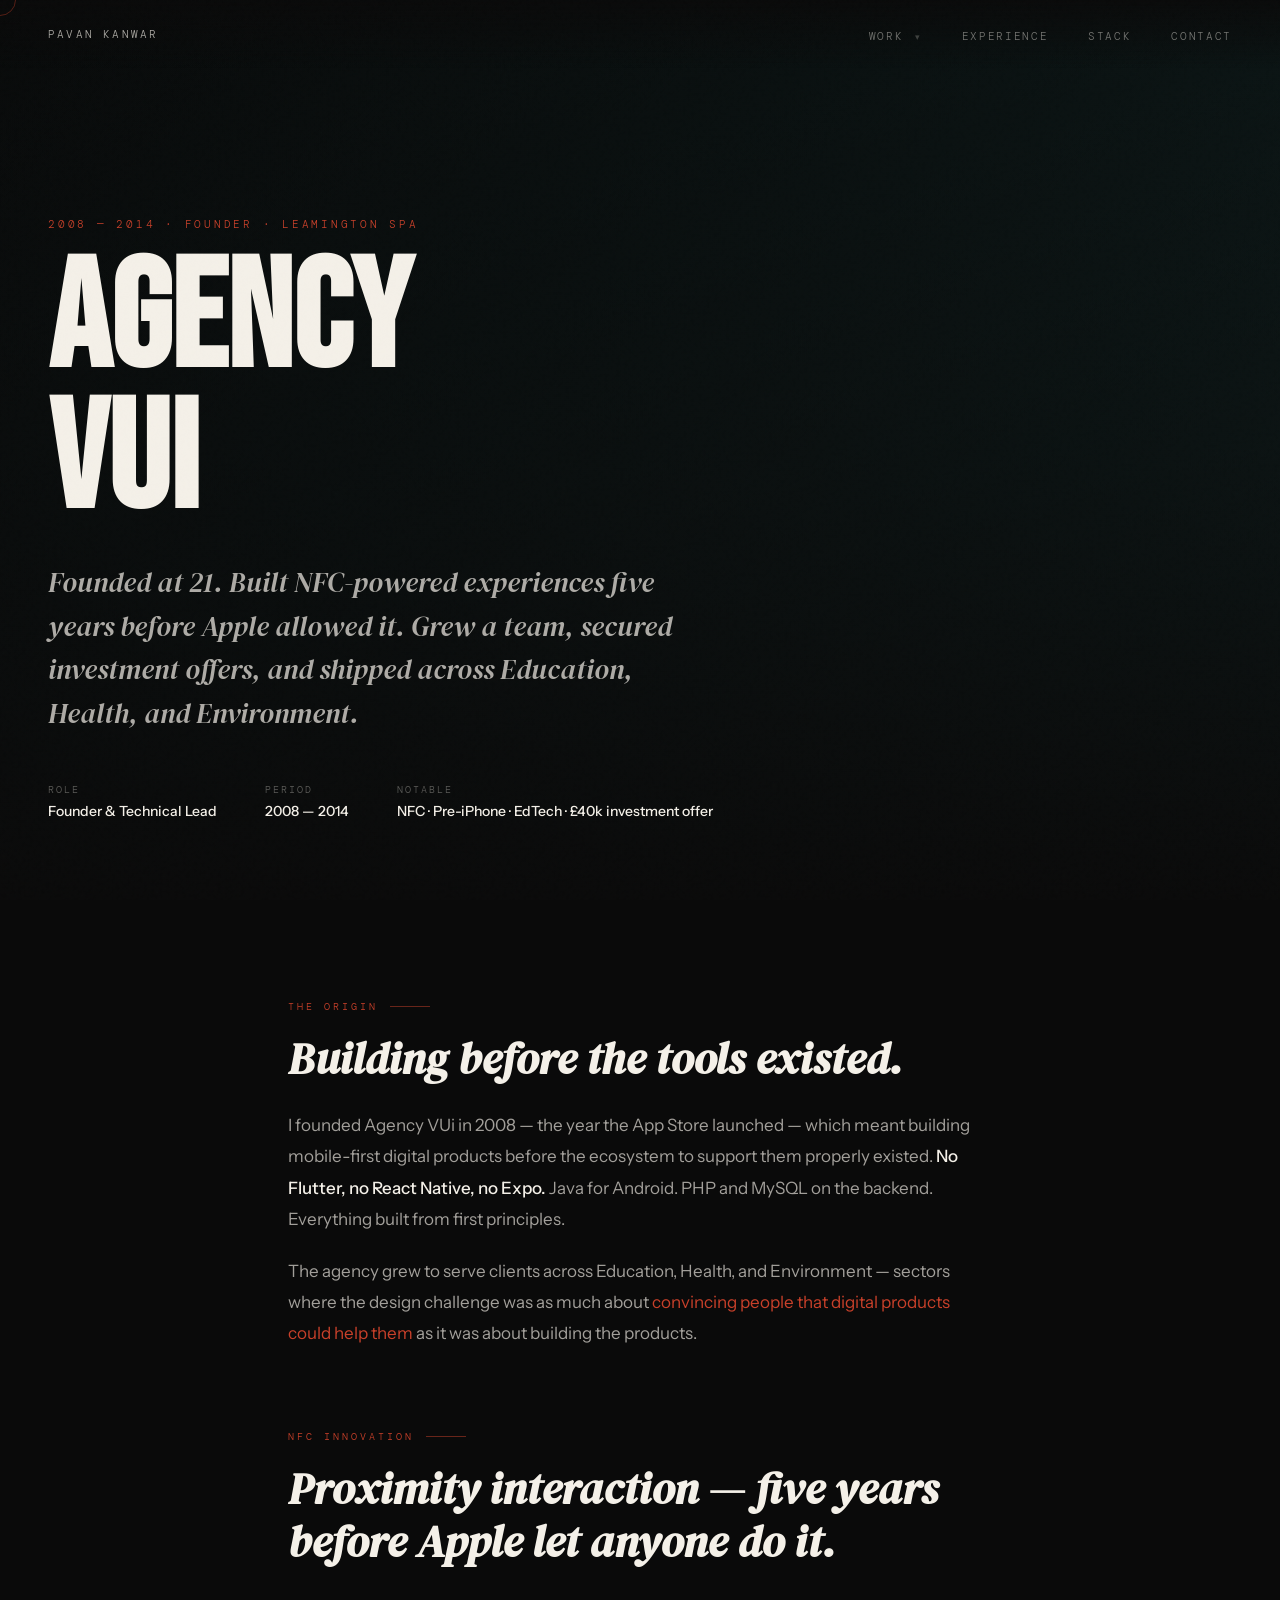
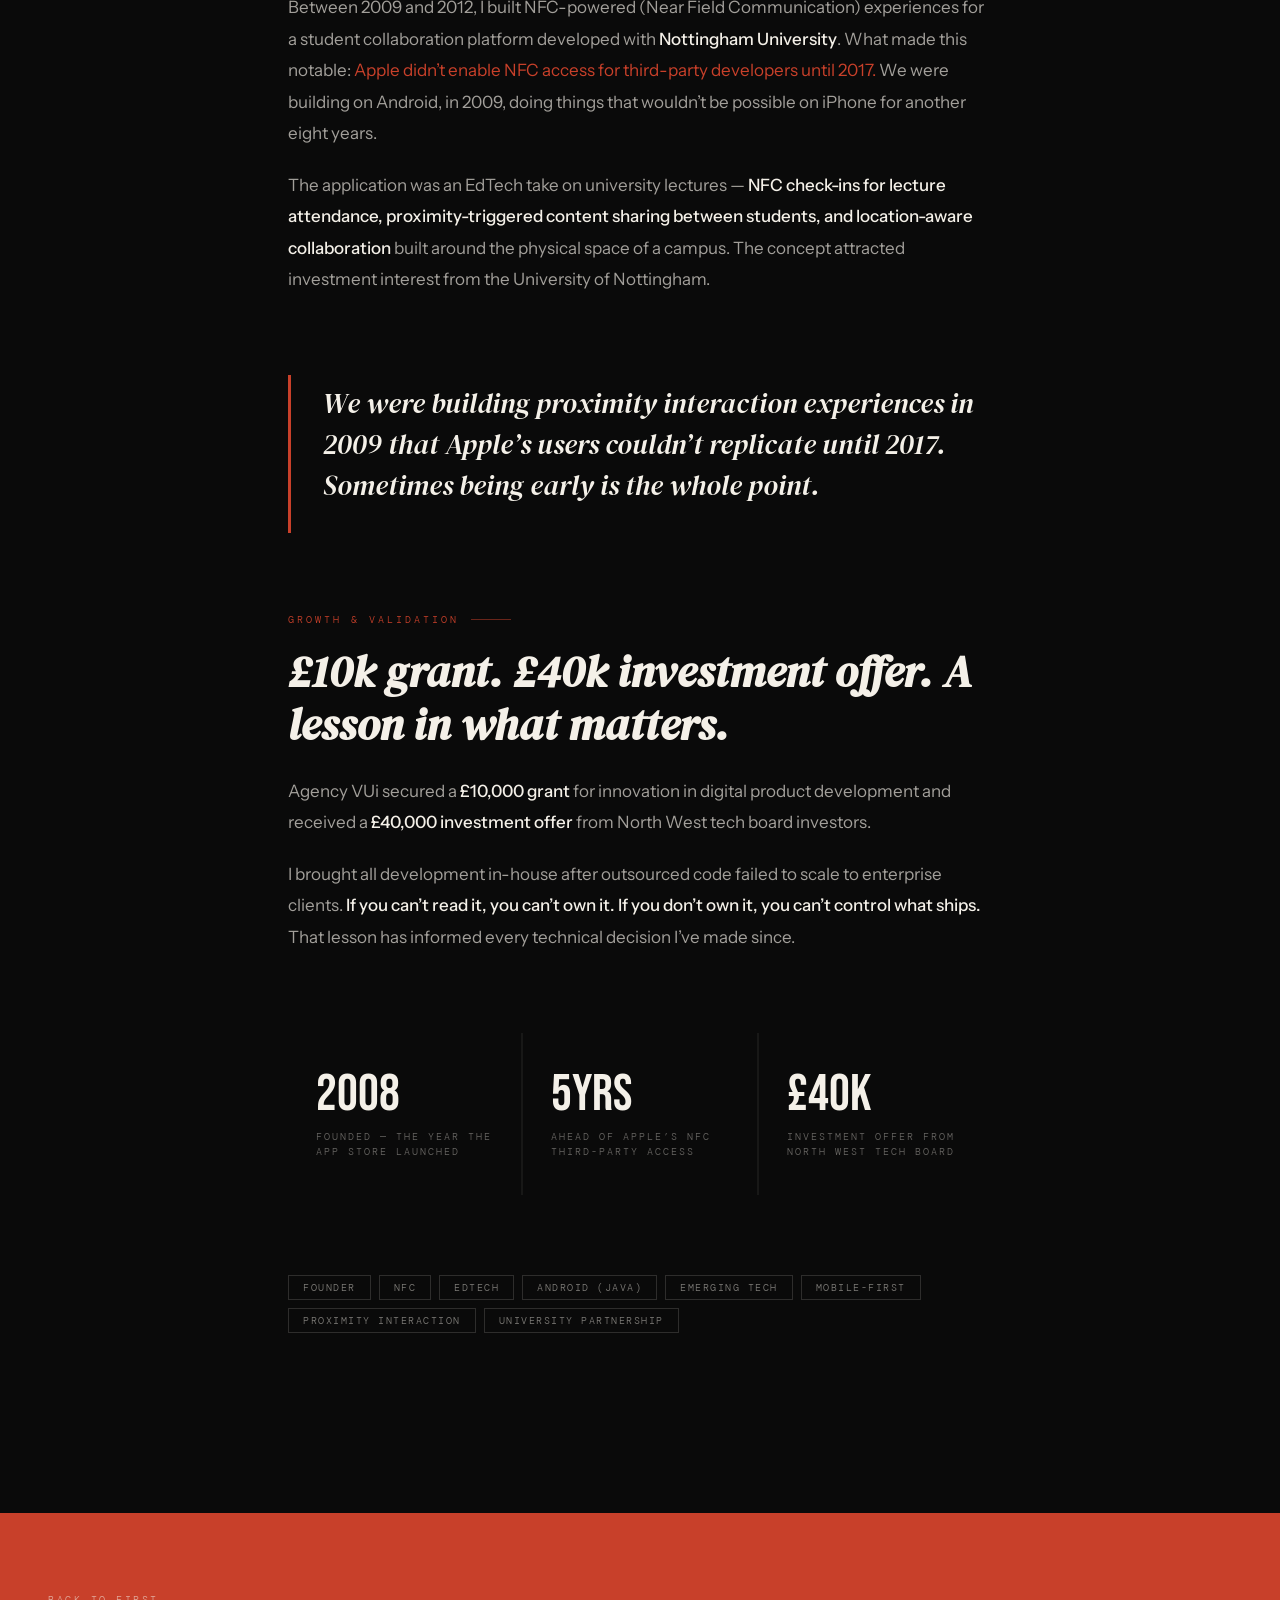
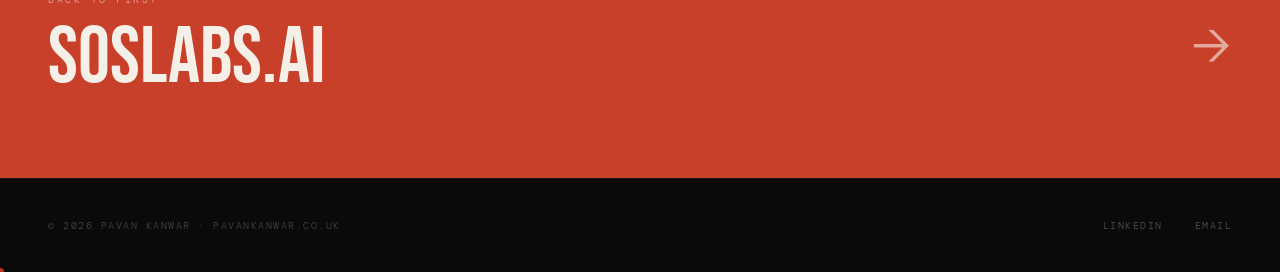
<file: projects/agencyvui.html>
<!DOCTYPE html>
<html lang="en">
<head>
<meta charset="UTF-8">
<meta name="viewport" content="width=device-width, initial-scale=1.0">
<title>Agency VUi — Pavan Kanwar</title>
<meta name="description" content="Founding a digital product agency — NFC innovation and pre-iPhone emerging tech">
<link rel="preconnect" href="https://fonts.googleapis.com">
<link href="https://fonts.googleapis.com/css2?family=Bebas+Neue&family=DM+Serif+Display:ital@0;1&family=DM+Mono:wght@300;400&family=Instrument+Sans:wght@300;400;500&display=swap" rel="stylesheet">
<link rel="stylesheet" href="../assets/style.css">
</head>
<body><nav>
  <a href="../index.html" class="nav-brand">Pavan Kanwar</a>

  <button class="nav-hamburger" aria-label="Open menu" aria-expanded="false">
    <span></span><span></span><span></span>
  </button>

  <ul class="nav-links">
    <li class="nav-has-dropdown">
      <a href="../index.html#work" class="nav-dropdown-trigger">Work <span class="nav-chevron">▾</span></a>
      <ul class="nav-dropdown">
        <li class="dropdown-group-label">AI &amp; Startups</li>
        <li><a href="soslabs.html">SOSLabs.ai</a></li>
        <li><a href="prevulabs.html">PreVULabs.ai</a></li>
        <li class="dropdown-divider"></li>
        <li class="dropdown-group-label">Enterprise &amp; Consulting</li>
        <li><a href="google.html">Google gTech</a></li>
        <li><a href="mckinsey.html">McKinsey &amp; Novartis</a></li>
        <li><a href="hcl.html">HCL Technologies</a></li>
        <li><a href="osf.html">Hargreaves Lansdown</a></li>
        <li><a href="pwc.html">PwC</a></li>
        <li><a href="trowe.html">T. Rowe Price</a></li>
        <li class="dropdown-divider"></li>
        <li class="dropdown-group-label">Early Work</li>
        <li><a href="agencyvui.html">Agency VUi</a></li>
        <li><a href="rentr.html">Rentr</a></li>
        <li><a href="gumsaver.html">Gumsaver</a></li>
        <li><a href="sparbar.html">Sparbar</a></li>
      </ul>
    </li>
    <li><a href="../index.html#experience">Experience</a></li>
    <li><a href="../index.html#stack">Stack</a></li>
    <li><a href="../index.html#contact">Contact</a></li>
  </ul>

  <div class="nav-mobile-drawer" aria-hidden="true">
    <ul class="nav-mobile-links">
      <li class="mobile-group-label">Work</li>
      <li><a href="soslabs.html">SOSLabs.ai</a></li>
      <li><a href="prevulabs.html">PreVULabs.ai</a></li>
      <li><a href="google.html">Google gTech</a></li>
      <li><a href="mckinsey.html">McKinsey &amp; Novartis</a></li>
      <li><a href="hcl.html">HCL Technologies</a></li>
      <li><a href="osf.html">Hargreaves Lansdown</a></li>
      <li><a href="pwc.html">PwC</a></li>
      <li><a href="trowe.html">T. Rowe Price</a></li>
      <li><a href="agencyvui.html">Agency VUi</a></li>
      <li><a href="rentr.html">Rentr</a></li>
      <li><a href="gumsaver.html">Gumsaver</a></li>
      <li><a href="sparbar.html">Sparbar</a></li>
      <li class="mobile-divider"></li>
      <li><a href="../index.html#experience">Experience</a></li>
      <li><a href="../index.html#stack">Stack</a></li>
      <li><a href="../index.html#contact">Contact</a></li>
    </ul>
  </div>
</nav><div class="case-hero">
  <div class="case-hero-bg" style="background:linear-gradient(135deg,#080A0A 0%,#0A1414 50%,#0E2020 100%);"></div>
  <div class="case-hero-overlay"></div>
  <div class="case-hero-content">
    <p class="case-eyebrow">2008 — 2014 · Founder · Leamington Spa</p>
    <h1 class="case-title">AGENCY<br>VUi</h1>
    <p class="case-subtitle">Founded at 21. Built NFC-powered experiences five years before Apple allowed it. Grew a team, secured investment offers, and shipped across Education, Health, and Environment.</p>
    <div class="case-meta"><div class="meta-item"><div class="meta-label">Role</div><div class="meta-value">Founder &amp; Technical Lead</div></div><div class="meta-item"><div class="meta-label">Period</div><div class="meta-value">2008 — 2014</div></div><div class="meta-item"><div class="meta-label">Notable</div><div class="meta-value">NFC · Pre-iPhone · EdTech · £40k investment offer</div></div></div>
  </div>
</div><div class="case-body"><div class="case-section">
  <div class="section-tag">The Origin</div>
  <h2>Building before the tools existed.</h2>
  <p>I founded Agency VUi in 2008 — the year the App Store launched — which meant building mobile-first digital products before the ecosystem to support them properly existed. <strong>No Flutter, no React Native, no Expo.</strong> Java for Android. PHP and MySQL on the backend. Everything built from first principles.</p><p>The agency grew to serve clients across Education, Health, and Environment — sectors where the design challenge was as much about <em>convincing people that digital products could help them</em> as it was about building the products.</p>
</div>
<div class="case-section">
  <div class="section-tag">NFC Innovation</div>
  <h2>Proximity interaction — five years before Apple let anyone do it.</h2>
  <p>Between 2009 and 2012, I built NFC-powered (Near Field Communication) experiences for a student collaboration platform developed with <strong>Nottingham University</strong>. What made this notable: <em>Apple didn&#8217;t enable NFC access for third-party developers until 2017.</em> We were building on Android, in 2009, doing things that wouldn&#8217;t be possible on iPhone for another eight years.</p><p>The application was an EdTech take on university lectures — <strong>NFC check-ins for lecture attendance, proximity-triggered content sharing between students, and location-aware collaboration</strong> built around the physical space of a campus. The concept attracted investment interest from the University of Nottingham.</p>
</div>
<div class="case-section"><div class="pull-quote"><p>We were building proximity interaction experiences in 2009 that Apple&#8217;s users couldn&#8217;t replicate until 2017. Sometimes being early is the whole point.</p></div></div>
<div class="case-section">
  <div class="section-tag">Growth & Validation</div>
  <h2>£10k grant. £40k investment offer. A lesson in what matters.</h2>
  <p>Agency VUi secured a <strong>£10,000 grant</strong> for innovation in digital product development and received a <strong>£40,000 investment offer</strong> from North West tech board investors.</p><p>I brought all development in-house after outsourced code failed to scale to enterprise clients. <strong>If you can&#8217;t read it, you can&#8217;t own it. If you don&#8217;t own it, you can&#8217;t control what ships.</strong> That lesson has informed every technical decision I&#8217;ve made since.</p>
</div>
<div class="case-section"><div class="metrics"><div class="metric"><div class="metric-number">2008</div><div class="metric-label">Founded — the year the App Store launched</div></div><div class="metric"><div class="metric-number">5yrs</div><div class="metric-label">Ahead of Apple&#8217;s NFC third-party access</div></div><div class="metric"><div class="metric-number">£40k</div><div class="metric-label">Investment offer from North West tech board</div></div></div></div>
<div class="case-section"><div class="tag-list"><span class="tag">Founder</span><span class="tag">NFC</span><span class="tag">EdTech</span><span class="tag">Android (Java)</span><span class="tag">Emerging Tech</span><span class="tag">Mobile-First</span><span class="tag">Proximity Interaction</span><span class="tag">University Partnership</span></div></div></div><a href="soslabs.html" class="next-project">
  <div><div class="next-label">Back to First</div><div class="next-title">SOSLabs.ai</div></div>
  <div class="next-arrow">→</div>
</a><footer>
  <p>© 2026 Pavan Kanwar · pavankanwar.co.uk</p>
  <div class="footer-links">
    <a href="https://linkedin.com/in/pavkanwar" target="_blank" rel="noopener">LinkedIn</a>
    <a href="mailto:pavank101@gmail.com">Email</a>
  </div>
</footer>
<script src="../assets/main.js"></script>
</body></html>
</file>
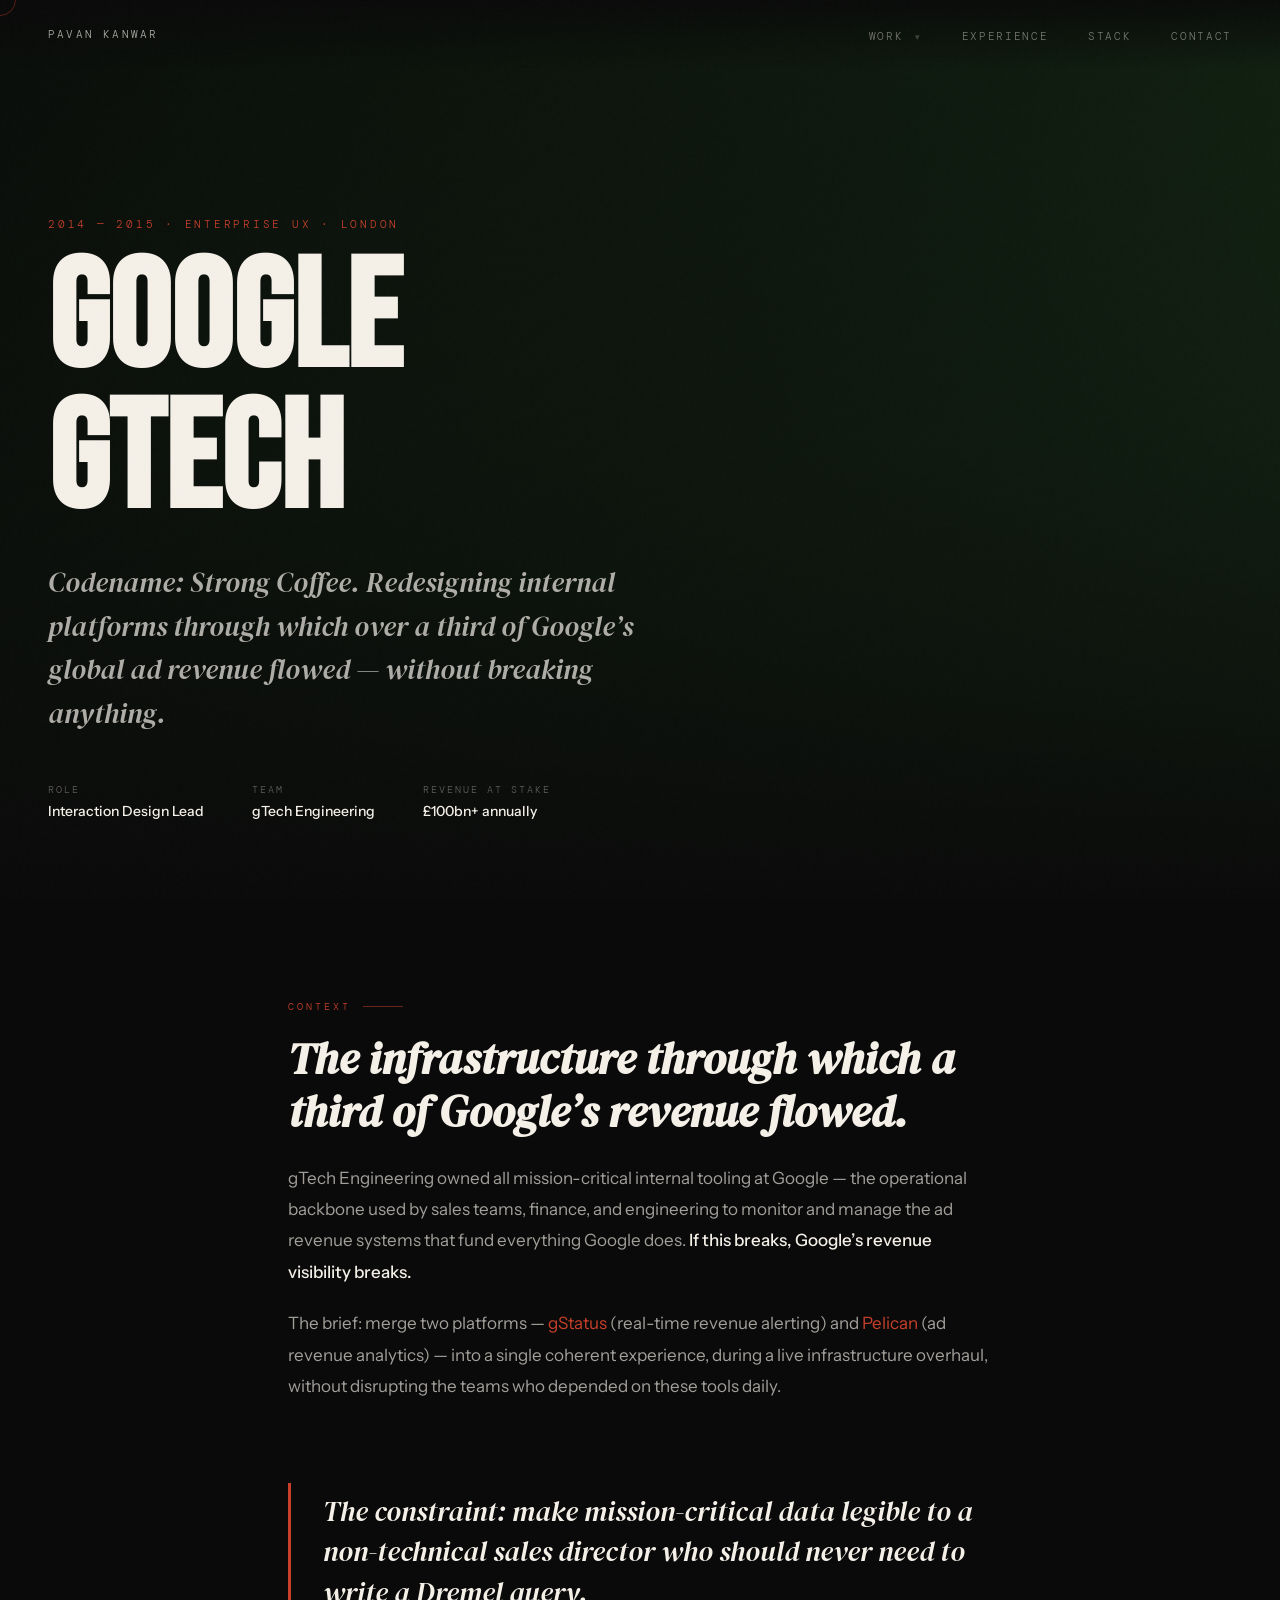
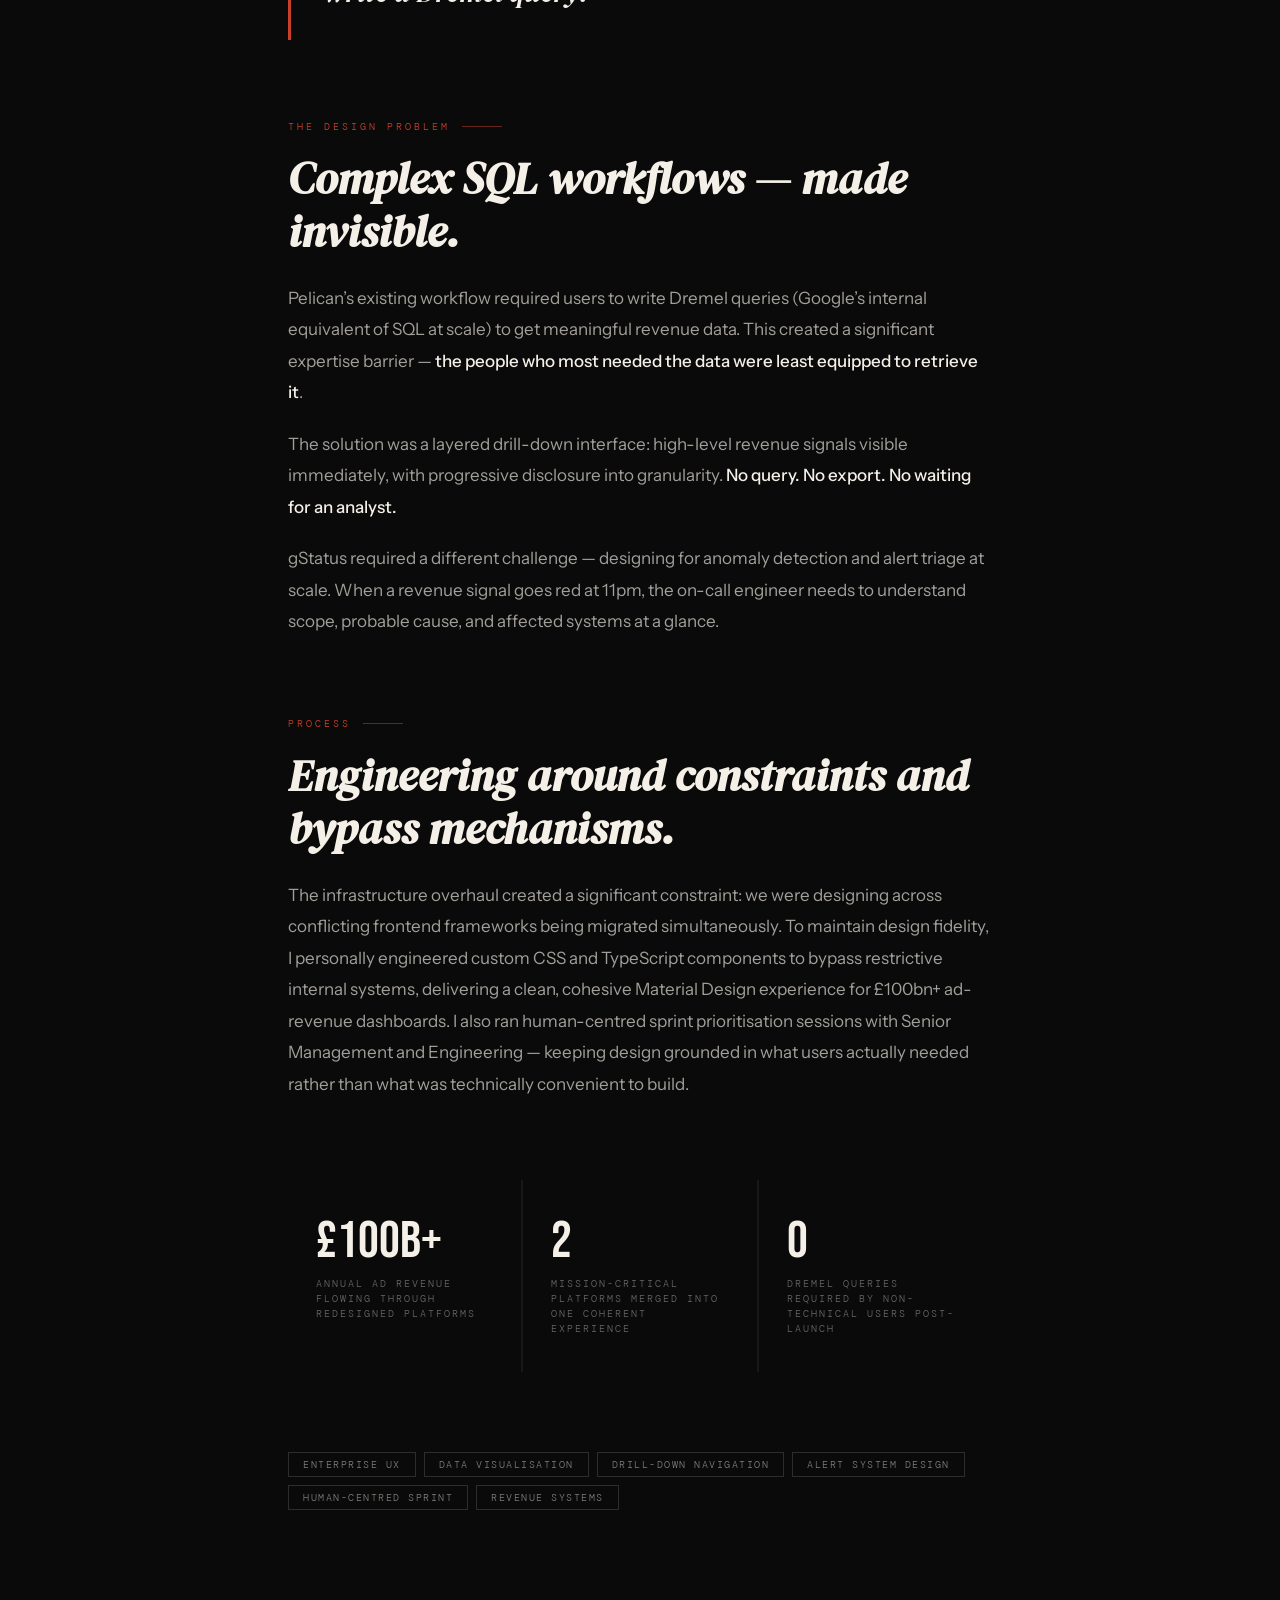
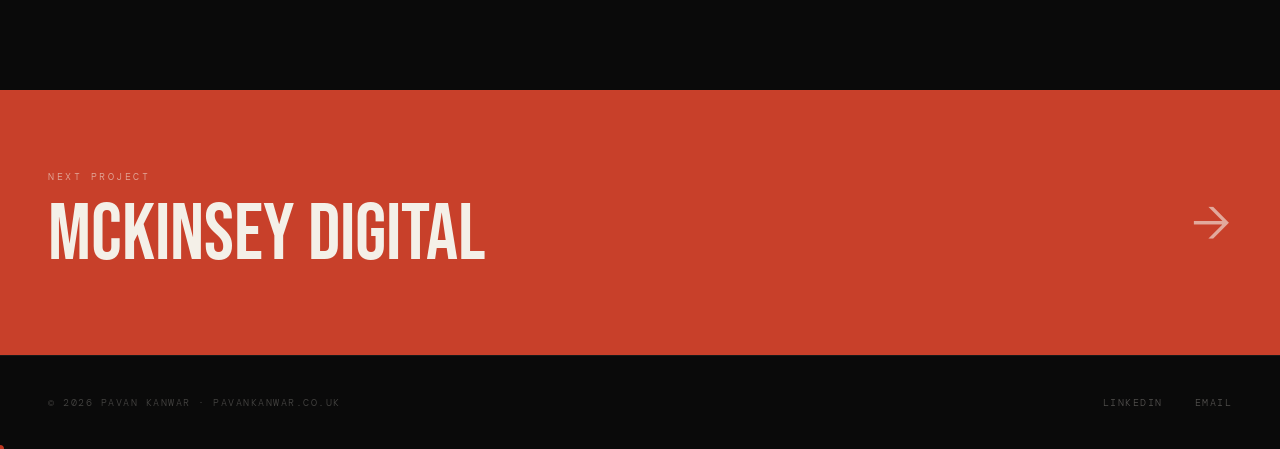
<file: projects/google.html>
<!DOCTYPE html>
<html lang="en">
<head>
<meta charset="UTF-8">
<meta name="viewport" content="width=device-width, initial-scale=1.0">
<title>Google gTech — Strong Coffee — Pavan Kanwar</title>
<meta name="description" content="Redesigning revenue-critical internal tools at Google">
<link rel="preconnect" href="https://fonts.googleapis.com">
<link href="https://fonts.googleapis.com/css2?family=Bebas+Neue&family=DM+Serif+Display:ital@0;1&family=DM+Mono:wght@300;400&family=Instrument+Sans:wght@300;400;500&display=swap" rel="stylesheet">
<link rel="stylesheet" href="../assets/style.css">
</head>
<body><nav>
  <a href="../index.html" class="nav-brand">Pavan Kanwar</a>

  <button class="nav-hamburger" aria-label="Open menu" aria-expanded="false">
    <span></span><span></span><span></span>
  </button>

  <ul class="nav-links">
    <li class="nav-has-dropdown">
      <a href="../index.html#work" class="nav-dropdown-trigger">Work <span class="nav-chevron">▾</span></a>
      <ul class="nav-dropdown">
        <li class="dropdown-group-label">AI &amp; Startups</li>
        <li><a href="soslabs.html">SOSLabs.ai</a></li>
        <li><a href="prevulabs.html">PreVULabs.ai</a></li>
        <li class="dropdown-divider"></li>
        <li class="dropdown-group-label">Enterprise &amp; Consulting</li>
        <li><a href="google.html">Google gTech</a></li>
        <li><a href="mckinsey.html">McKinsey &amp; Novartis</a></li>
        <li><a href="hcl.html">HCL Technologies</a></li>
        <li><a href="osf.html">Hargreaves Lansdown</a></li>
        <li><a href="pwc.html">PwC</a></li>
        <li><a href="trowe.html">T. Rowe Price</a></li>
        <li class="dropdown-divider"></li>
        <li class="dropdown-group-label">Early Work</li>
        <li><a href="agencyvui.html">Agency VUi</a></li>
        <li><a href="rentr.html">Rentr</a></li>
        <li><a href="gumsaver.html">Gumsaver</a></li>
        <li><a href="sparbar.html">Sparbar</a></li>
      </ul>
    </li>
    <li><a href="../index.html#experience">Experience</a></li>
    <li><a href="../index.html#stack">Stack</a></li>
    <li><a href="../index.html#contact">Contact</a></li>
  </ul>

  <div class="nav-mobile-drawer" aria-hidden="true">
    <ul class="nav-mobile-links">
      <li class="mobile-group-label">Work</li>
      <li><a href="soslabs.html">SOSLabs.ai</a></li>
      <li><a href="prevulabs.html">PreVULabs.ai</a></li>
      <li><a href="google.html">Google gTech</a></li>
      <li><a href="mckinsey.html">McKinsey &amp; Novartis</a></li>
      <li><a href="hcl.html">HCL Technologies</a></li>
      <li><a href="osf.html">Hargreaves Lansdown</a></li>
      <li><a href="pwc.html">PwC</a></li>
      <li><a href="trowe.html">T. Rowe Price</a></li>
      <li><a href="agencyvui.html">Agency VUi</a></li>
      <li><a href="rentr.html">Rentr</a></li>
      <li><a href="gumsaver.html">Gumsaver</a></li>
      <li><a href="sparbar.html">Sparbar</a></li>
      <li class="mobile-divider"></li>
      <li><a href="../index.html#experience">Experience</a></li>
      <li><a href="../index.html#stack">Stack</a></li>
      <li><a href="../index.html#contact">Contact</a></li>
    </ul>
  </div>
</nav><div class="case-hero">
  <div class="case-hero-bg" style="background:linear-gradient(135deg,#0A0E0A 0%,#102010 50%,#1A3A1A 100%);"></div>
  <div class="case-hero-overlay"></div>
  <div class="case-hero-content">
    <p class="case-eyebrow">2014 — 2015 · Enterprise UX · London</p>
    <h1 class="case-title">GOOGLE<br>gTECH</h1>
    <p class="case-subtitle">Codename: Strong Coffee. Redesigning internal platforms through which over a third of Google&#8217;s global ad revenue flowed — without breaking anything.</p>
    <div class="case-meta"><div class="meta-item"><div class="meta-label">Role</div><div class="meta-value">Interaction Design Lead</div></div><div class="meta-item"><div class="meta-label">Team</div><div class="meta-value">gTech Engineering</div></div><div class="meta-item"><div class="meta-label">Revenue at stake</div><div class="meta-value">£100bn+ annually</div></div></div>
  </div>
</div><div class="case-body"><div class="case-section">
  <div class="section-tag">Context</div>
  <h2>The infrastructure through which a third of Google&#8217;s revenue flowed.</h2>
  <p>gTech Engineering owned all mission-critical internal tooling at Google — the operational backbone used by sales teams, finance, and engineering to monitor and manage the ad revenue systems that fund everything Google does. <strong>If this breaks, Google&#8217;s revenue visibility breaks.</strong></p><p>The brief: merge two platforms — <em>gStatus</em> (real-time revenue alerting) and <em>Pelican</em> (ad revenue analytics) — into a single coherent experience, during a live infrastructure overhaul, without disrupting the teams who depended on these tools daily.</p>
</div>
<div class="case-section"><div class="pull-quote"><p>The constraint: make mission-critical data legible to a non-technical sales director who should never need to write a Dremel query.</p></div></div>
<div class="case-section">
  <div class="section-tag">The Design Problem</div>
  <h2>Complex SQL workflows — made invisible.</h2>
  <p>Pelican&#8217;s existing workflow required users to write Dremel queries (Google&#8217;s internal equivalent of SQL at scale) to get meaningful revenue data. This created a significant expertise barrier — <strong>the people who most needed the data were least equipped to retrieve it</strong>.</p><p>The solution was a layered drill-down interface: high-level revenue signals visible immediately, with progressive disclosure into granularity. <strong>No query. No export. No waiting for an analyst.</strong></p><p>gStatus required a different challenge — designing for anomaly detection and alert triage at scale. When a revenue signal goes red at 11pm, the on-call engineer needs to understand scope, probable cause, and affected systems at a glance.</p>
</div>
<div class="case-section">
  <div class="section-tag">Process</div>
  <h2>Engineering around constraints and bypass mechanisms.</h2>
  <p>The infrastructure overhaul created a significant constraint: we were designing across conflicting frontend frameworks being migrated simultaneously. To maintain design fidelity, I personally engineered custom CSS and TypeScript components to bypass restrictive internal systems, delivering a clean, cohesive Material Design experience for £100bn+ ad-revenue dashboards. I also ran human-centred sprint prioritisation sessions with Senior Management and Engineering — keeping design grounded in what users actually needed rather than what was technically convenient to build.</p>
</div>
<div class="case-section"><div class="metrics"><div class="metric"><div class="metric-number">£100B+</div><div class="metric-label">Annual ad revenue flowing through redesigned platforms</div></div><div class="metric"><div class="metric-number">2</div><div class="metric-label">Mission-critical platforms merged into one coherent experience</div></div><div class="metric"><div class="metric-number">0</div><div class="metric-label">Dremel queries required by non-technical users post-launch</div></div></div></div>
<div class="case-section"><div class="tag-list"><span class="tag">Enterprise UX</span><span class="tag">Data Visualisation</span><span class="tag">Drill-Down Navigation</span><span class="tag">Alert System Design</span><span class="tag">Human-Centred Sprint</span><span class="tag">Revenue Systems</span></div></div></div><a href="mckinsey.html" class="next-project">
  <div><div class="next-label">Next Project</div><div class="next-title">McKinsey Digital</div></div>
  <div class="next-arrow">→</div>
</a><footer>
  <p>© 2026 Pavan Kanwar · pavankanwar.co.uk</p>
  <div class="footer-links">
    <a href="https://linkedin.com/in/pavkanwar" target="_blank" rel="noopener">LinkedIn</a>
    <a href="mailto:pavank101@gmail.com">Email</a>
  </div>
</footer>
<script src="../assets/main.js"></script>
</body></html>
</file>
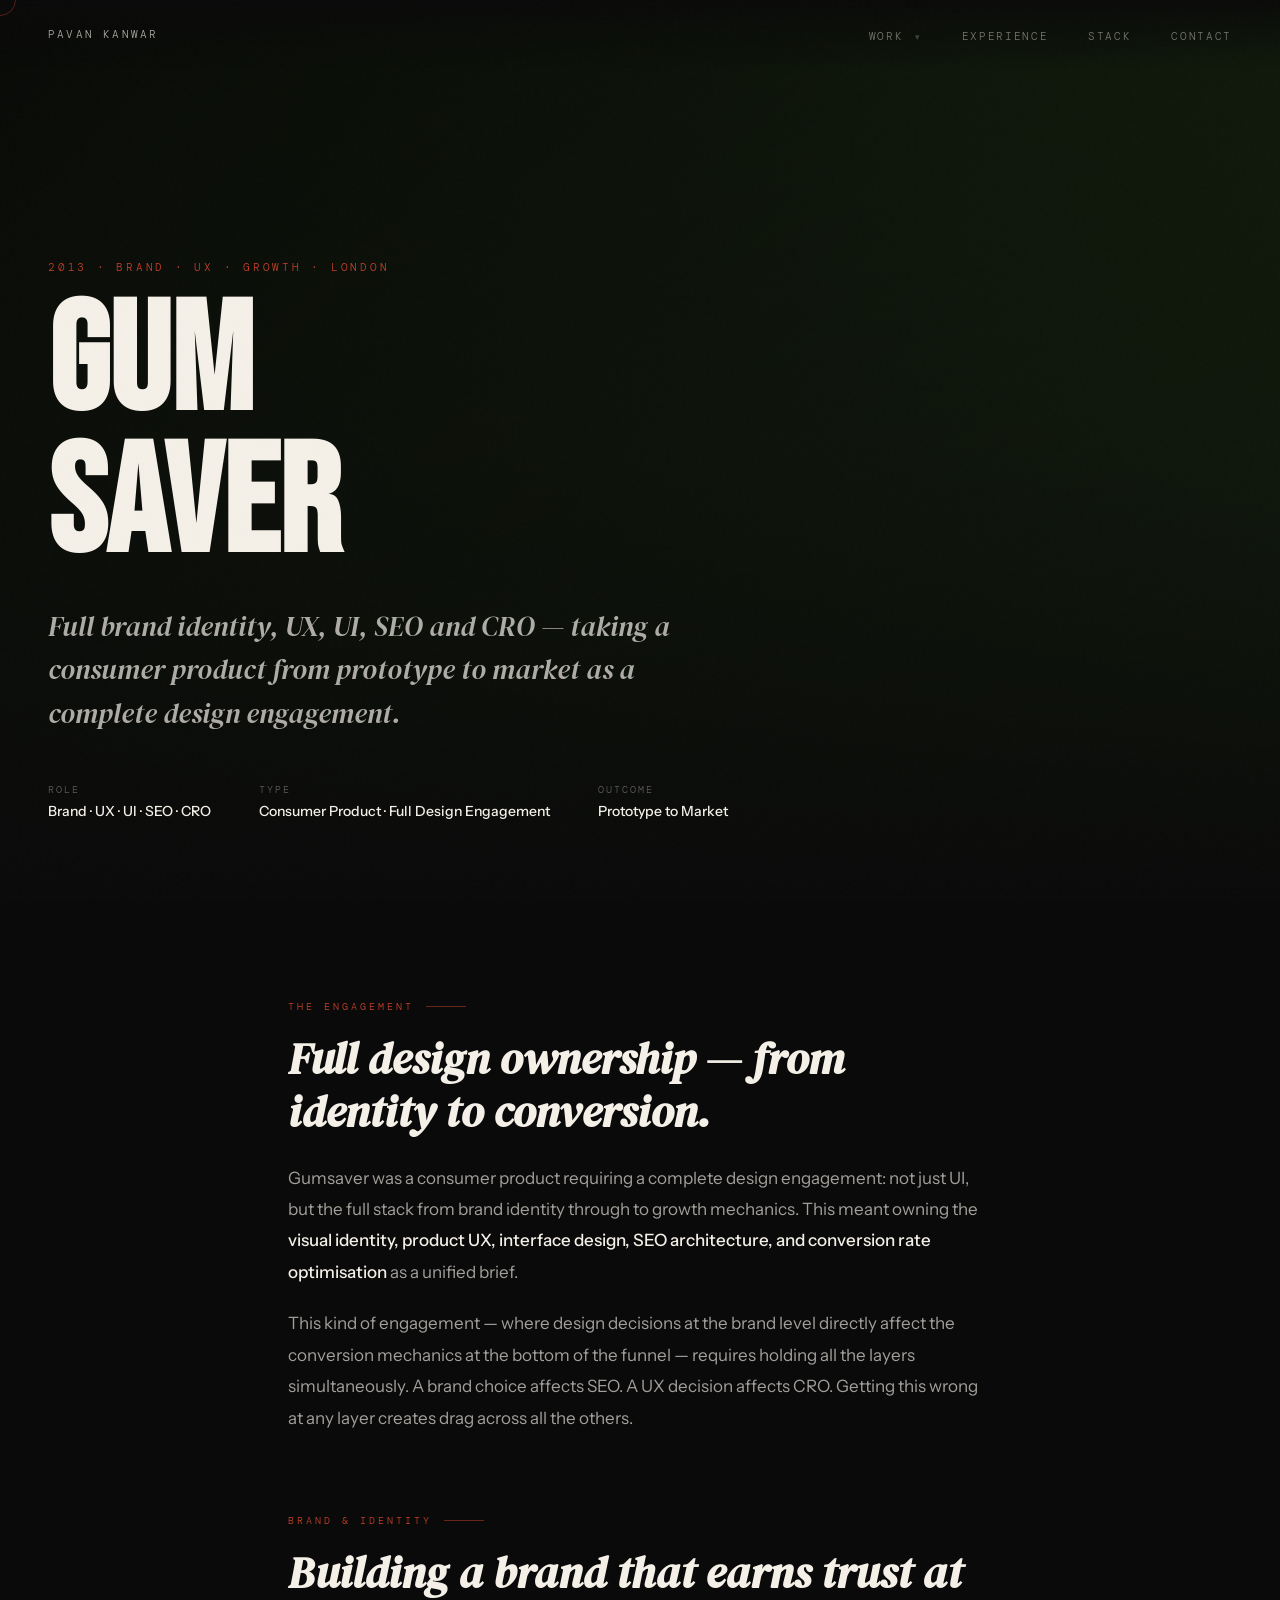
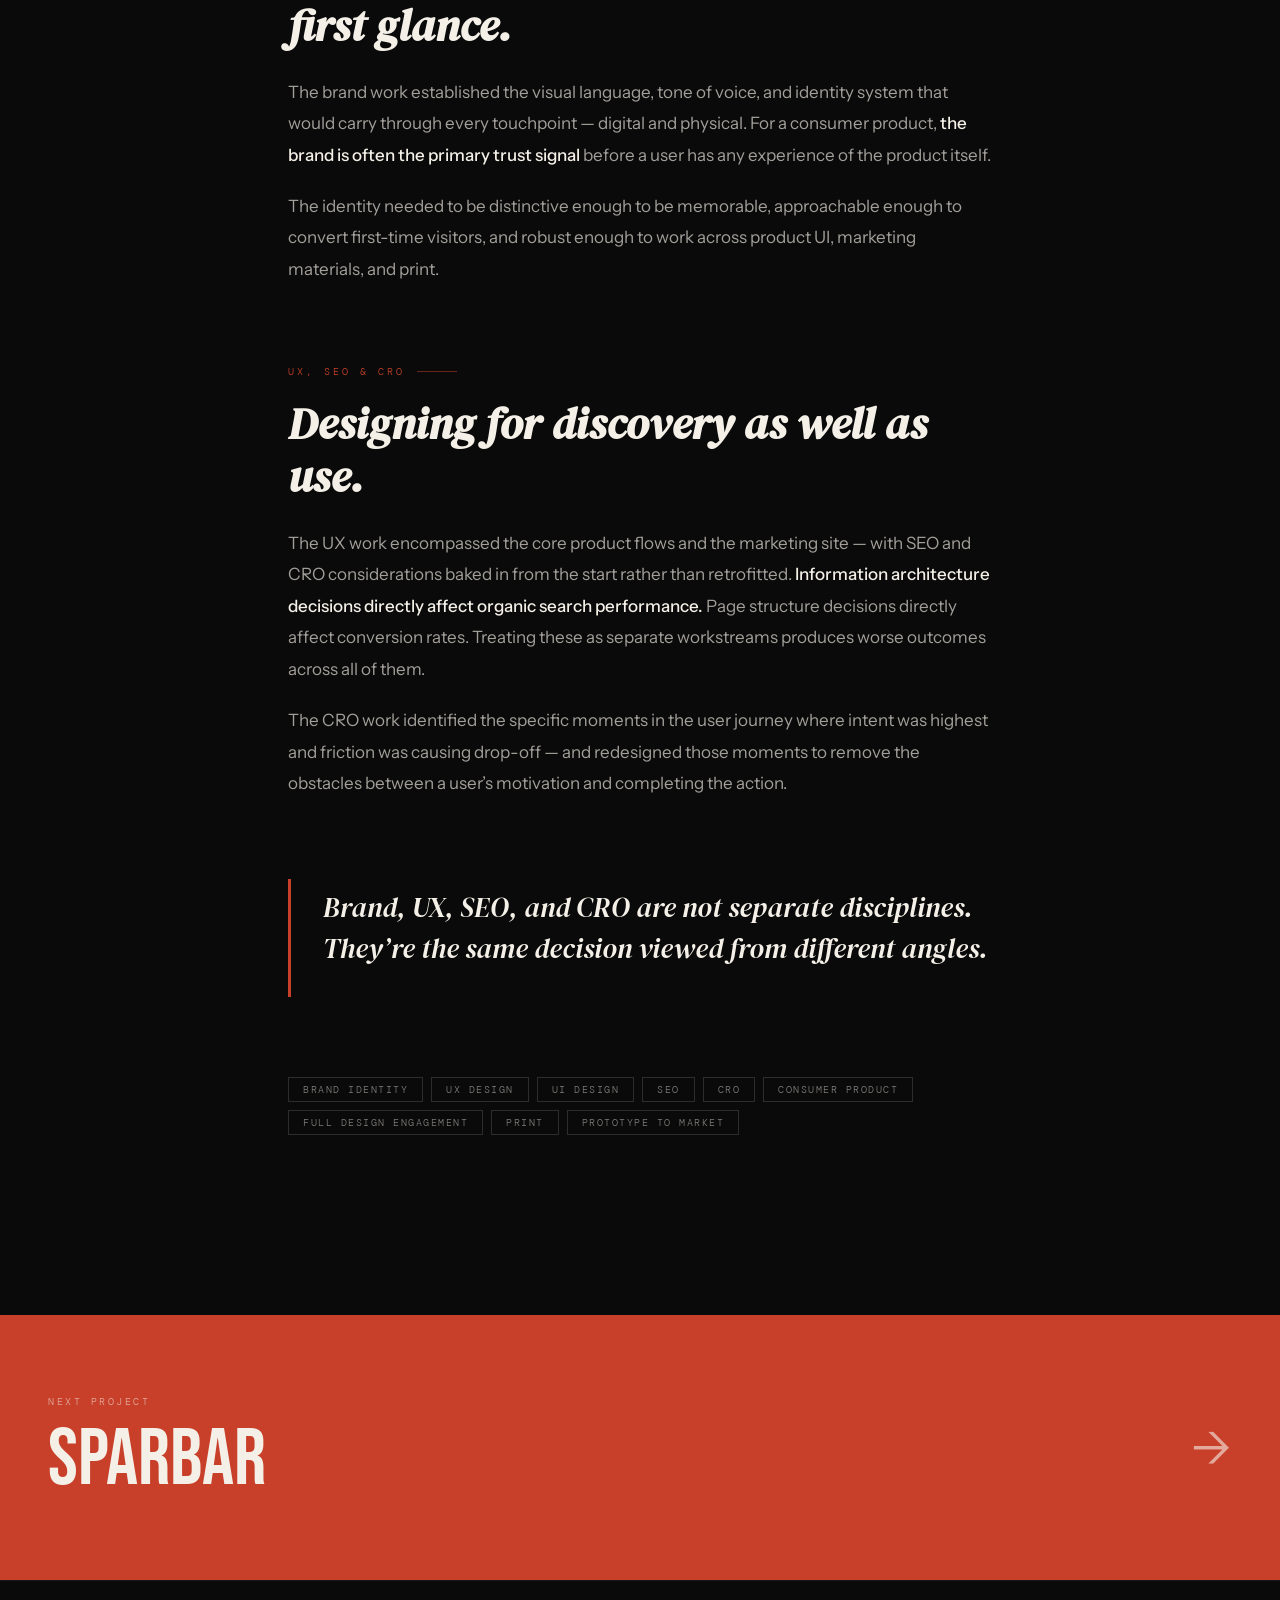
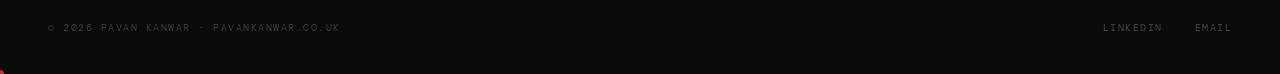
<file: projects/gumsaver.html>
<!DOCTYPE html>
<html lang="en">
<head>
<meta charset="UTF-8">
<meta name="viewport" content="width=device-width, initial-scale=1.0">
<title>Gumsaver — Brand, UX, UI & Growth — Pavan Kanwar</title>
<meta name="description" content="From prototype to market — full brand and digital product build">
<link rel="preconnect" href="https://fonts.googleapis.com">
<link href="https://fonts.googleapis.com/css2?family=Bebas+Neue&family=DM+Serif+Display:ital@0;1&family=DM+Mono:wght@300;400&family=Instrument+Sans:wght@300;400;500&display=swap" rel="stylesheet">
<link rel="stylesheet" href="../assets/style.css">
</head>
<body><nav>
  <a href="../index.html" class="nav-brand">Pavan Kanwar</a>

  <button class="nav-hamburger" aria-label="Open menu" aria-expanded="false">
    <span></span><span></span><span></span>
  </button>

  <ul class="nav-links">
    <li class="nav-has-dropdown">
      <a href="../index.html#work" class="nav-dropdown-trigger">Work <span class="nav-chevron">▾</span></a>
      <ul class="nav-dropdown">
        <li class="dropdown-group-label">AI &amp; Startups</li>
        <li><a href="soslabs.html">SOSLabs.ai</a></li>
        <li><a href="prevulabs.html">PreVULabs.ai</a></li>
        <li class="dropdown-divider"></li>
        <li class="dropdown-group-label">Enterprise &amp; Consulting</li>
        <li><a href="google.html">Google gTech</a></li>
        <li><a href="mckinsey.html">McKinsey &amp; Novartis</a></li>
        <li><a href="hcl.html">HCL Technologies</a></li>
        <li><a href="osf.html">Hargreaves Lansdown</a></li>
        <li><a href="pwc.html">PwC</a></li>
        <li><a href="trowe.html">T. Rowe Price</a></li>
        <li class="dropdown-divider"></li>
        <li class="dropdown-group-label">Early Work</li>
        <li><a href="agencyvui.html">Agency VUi</a></li>
        <li><a href="rentr.html">Rentr</a></li>
        <li><a href="gumsaver.html">Gumsaver</a></li>
        <li><a href="sparbar.html">Sparbar</a></li>
      </ul>
    </li>
    <li><a href="../index.html#experience">Experience</a></li>
    <li><a href="../index.html#stack">Stack</a></li>
    <li><a href="../index.html#contact">Contact</a></li>
  </ul>

  <div class="nav-mobile-drawer" aria-hidden="true">
    <ul class="nav-mobile-links">
      <li class="mobile-group-label">Work</li>
      <li><a href="soslabs.html">SOSLabs.ai</a></li>
      <li><a href="prevulabs.html">PreVULabs.ai</a></li>
      <li><a href="google.html">Google gTech</a></li>
      <li><a href="mckinsey.html">McKinsey &amp; Novartis</a></li>
      <li><a href="hcl.html">HCL Technologies</a></li>
      <li><a href="osf.html">Hargreaves Lansdown</a></li>
      <li><a href="pwc.html">PwC</a></li>
      <li><a href="trowe.html">T. Rowe Price</a></li>
      <li><a href="agencyvui.html">Agency VUi</a></li>
      <li><a href="rentr.html">Rentr</a></li>
      <li><a href="gumsaver.html">Gumsaver</a></li>
      <li><a href="sparbar.html">Sparbar</a></li>
      <li class="mobile-divider"></li>
      <li><a href="../index.html#experience">Experience</a></li>
      <li><a href="../index.html#stack">Stack</a></li>
      <li><a href="../index.html#contact">Contact</a></li>
    </ul>
  </div>
</nav><div class="case-hero">
  <div class="case-hero-bg" style="background:linear-gradient(135deg,#080A06 0%,#101A0A 50%,#182A0E 100%);"></div>
  <div class="case-hero-overlay"></div>
  <div class="case-hero-content">
    <p class="case-eyebrow">2013 · Brand · UX · Growth · London</p>
    <h1 class="case-title">GUM<br>SAVER</h1>
    <p class="case-subtitle">Full brand identity, UX, UI, SEO and CRO — taking a consumer product from prototype to market as a complete design engagement.</p>
    <div class="case-meta"><div class="meta-item"><div class="meta-label">Role</div><div class="meta-value">Brand · UX · UI · SEO · CRO</div></div><div class="meta-item"><div class="meta-label">Type</div><div class="meta-value">Consumer Product · Full Design Engagement</div></div><div class="meta-item"><div class="meta-label">Outcome</div><div class="meta-value">Prototype to Market</div></div></div>
  </div>
</div><div class="case-body"><div class="case-section">
  <div class="section-tag">The Engagement</div>
  <h2>Full design ownership — from identity to conversion.</h2>
  <p>Gumsaver was a consumer product requiring a complete design engagement: not just UI, but the full stack from brand identity through to growth mechanics. This meant owning the <strong>visual identity, product UX, interface design, SEO architecture, and conversion rate optimisation</strong> as a unified brief.</p><p>This kind of engagement — where design decisions at the brand level directly affect the conversion mechanics at the bottom of the funnel — requires holding all the layers simultaneously. A brand choice affects SEO. A UX decision affects CRO. Getting this wrong at any layer creates drag across all the others.</p>
</div><div class="case-section">
  <div class="section-tag">Brand & Identity</div>
  <h2>Building a brand that earns trust at first glance.</h2>
  <p>The brand work established the visual language, tone of voice, and identity system that would carry through every touchpoint — digital and physical. For a consumer product, <strong>the brand is often the primary trust signal</strong> before a user has any experience of the product itself.</p><p>The identity needed to be distinctive enough to be memorable, approachable enough to convert first-time visitors, and robust enough to work across product UI, marketing materials, and print.</p>
</div><div class="case-section">
  <div class="section-tag">UX, SEO & CRO</div>
  <h2>Designing for discovery as well as use.</h2>
  <p>The UX work encompassed the core product flows and the marketing site — with SEO and CRO considerations baked in from the start rather than retrofitted. <strong>Information architecture decisions directly affect organic search performance.</strong> Page structure decisions directly affect conversion rates. Treating these as separate workstreams produces worse outcomes across all of them.</p><p>The CRO work identified the specific moments in the user journey where intent was highest and friction was causing drop-off — and redesigned those moments to remove the obstacles between a user&#8217;s motivation and completing the action.</p>
</div><div class="case-section"><div class="pull-quote"><p>Brand, UX, SEO, and CRO are not separate disciplines. They&#8217;re the same decision viewed from different angles.</p></div></div><div class="case-section"><div class="tag-list"><span class="tag">Brand Identity</span><span class="tag">UX Design</span><span class="tag">UI Design</span><span class="tag">SEO</span><span class="tag">CRO</span><span class="tag">Consumer Product</span><span class="tag">Full Design Engagement</span><span class="tag">Print</span><span class="tag">Prototype to Market</span></div></div></div><a href="sparbar.html" class="next-project">
  <div><div class="next-label">Next Project</div><div class="next-title">Sparbar</div></div>
  <div class="next-arrow">→</div>
</a><footer>
  <p>© 2026 Pavan Kanwar · pavankanwar.co.uk</p>
  <div class="footer-links">
    <a href="https://linkedin.com/in/pavkanwar" target="_blank" rel="noopener">LinkedIn</a>
    <a href="mailto:pavank101@gmail.com">Email</a>
  </div>
</footer>
<script src="../assets/main.js"></script>
</body></html>
</file>
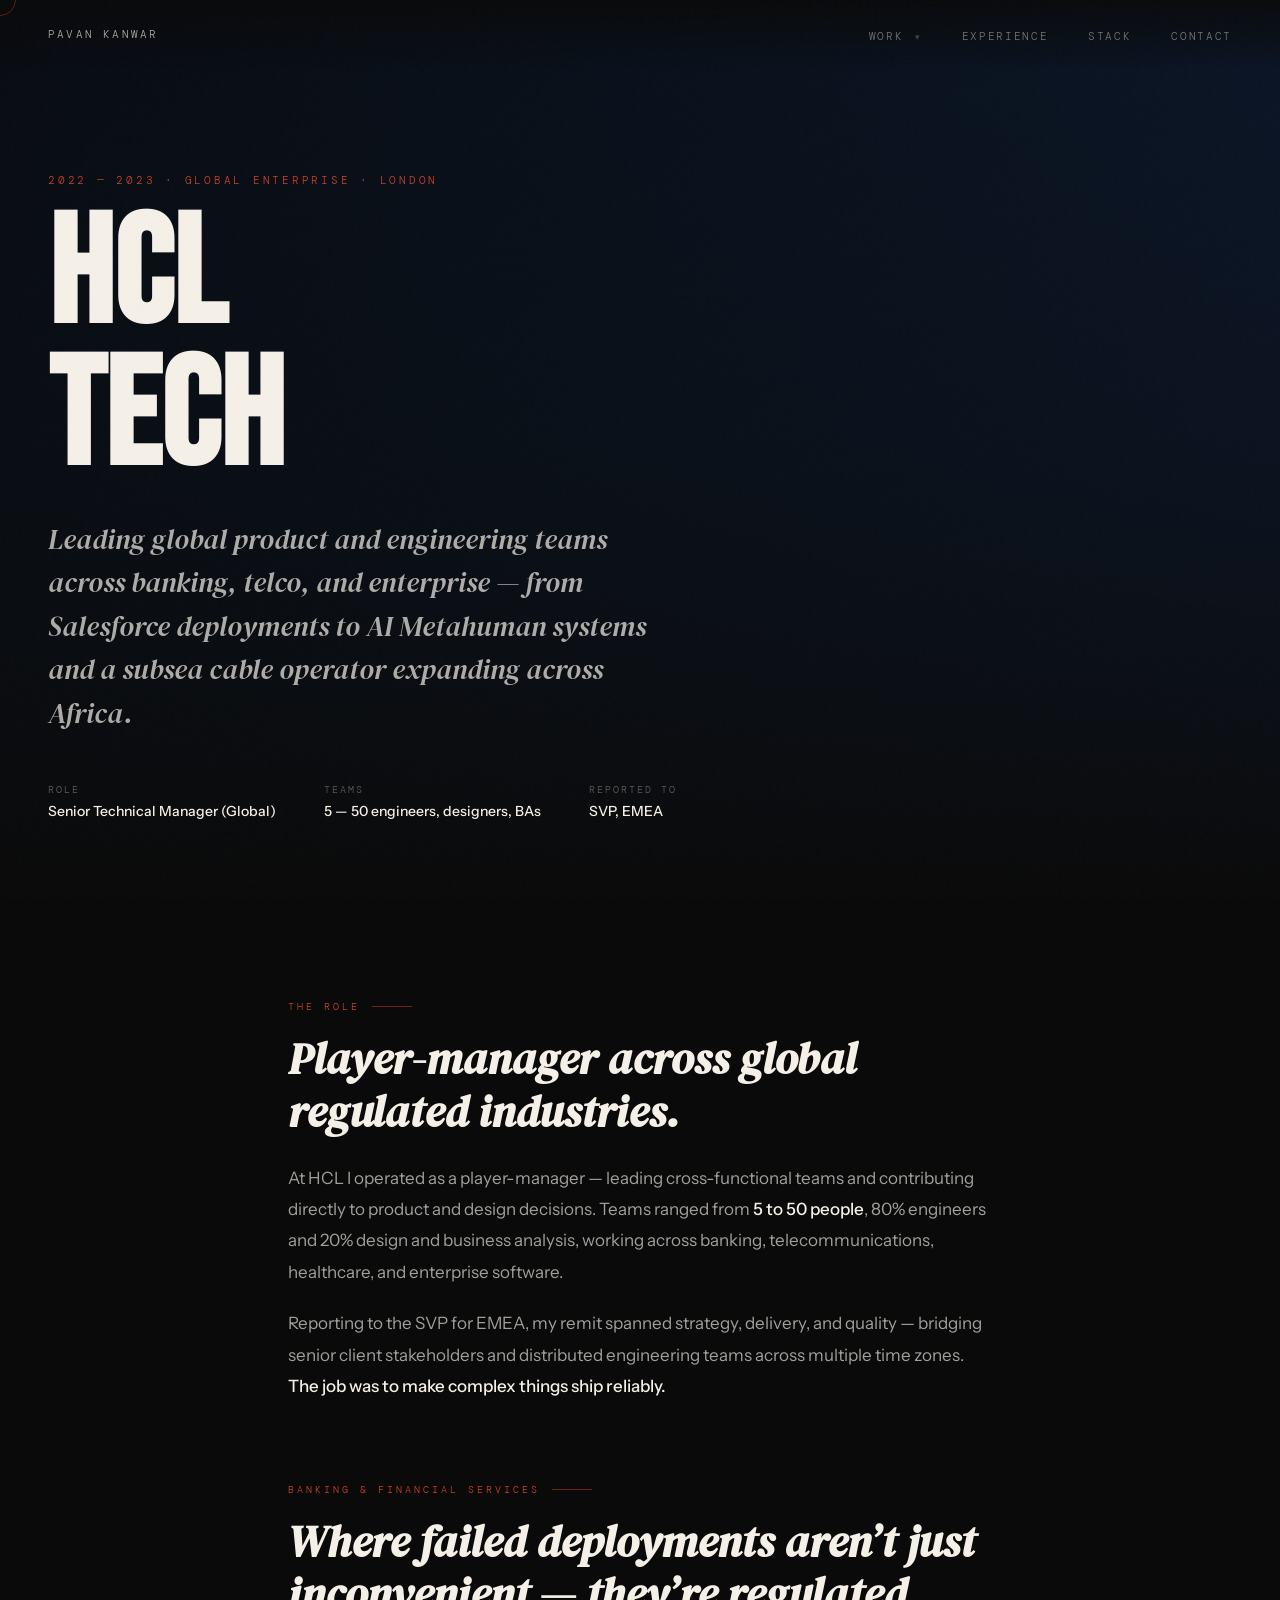
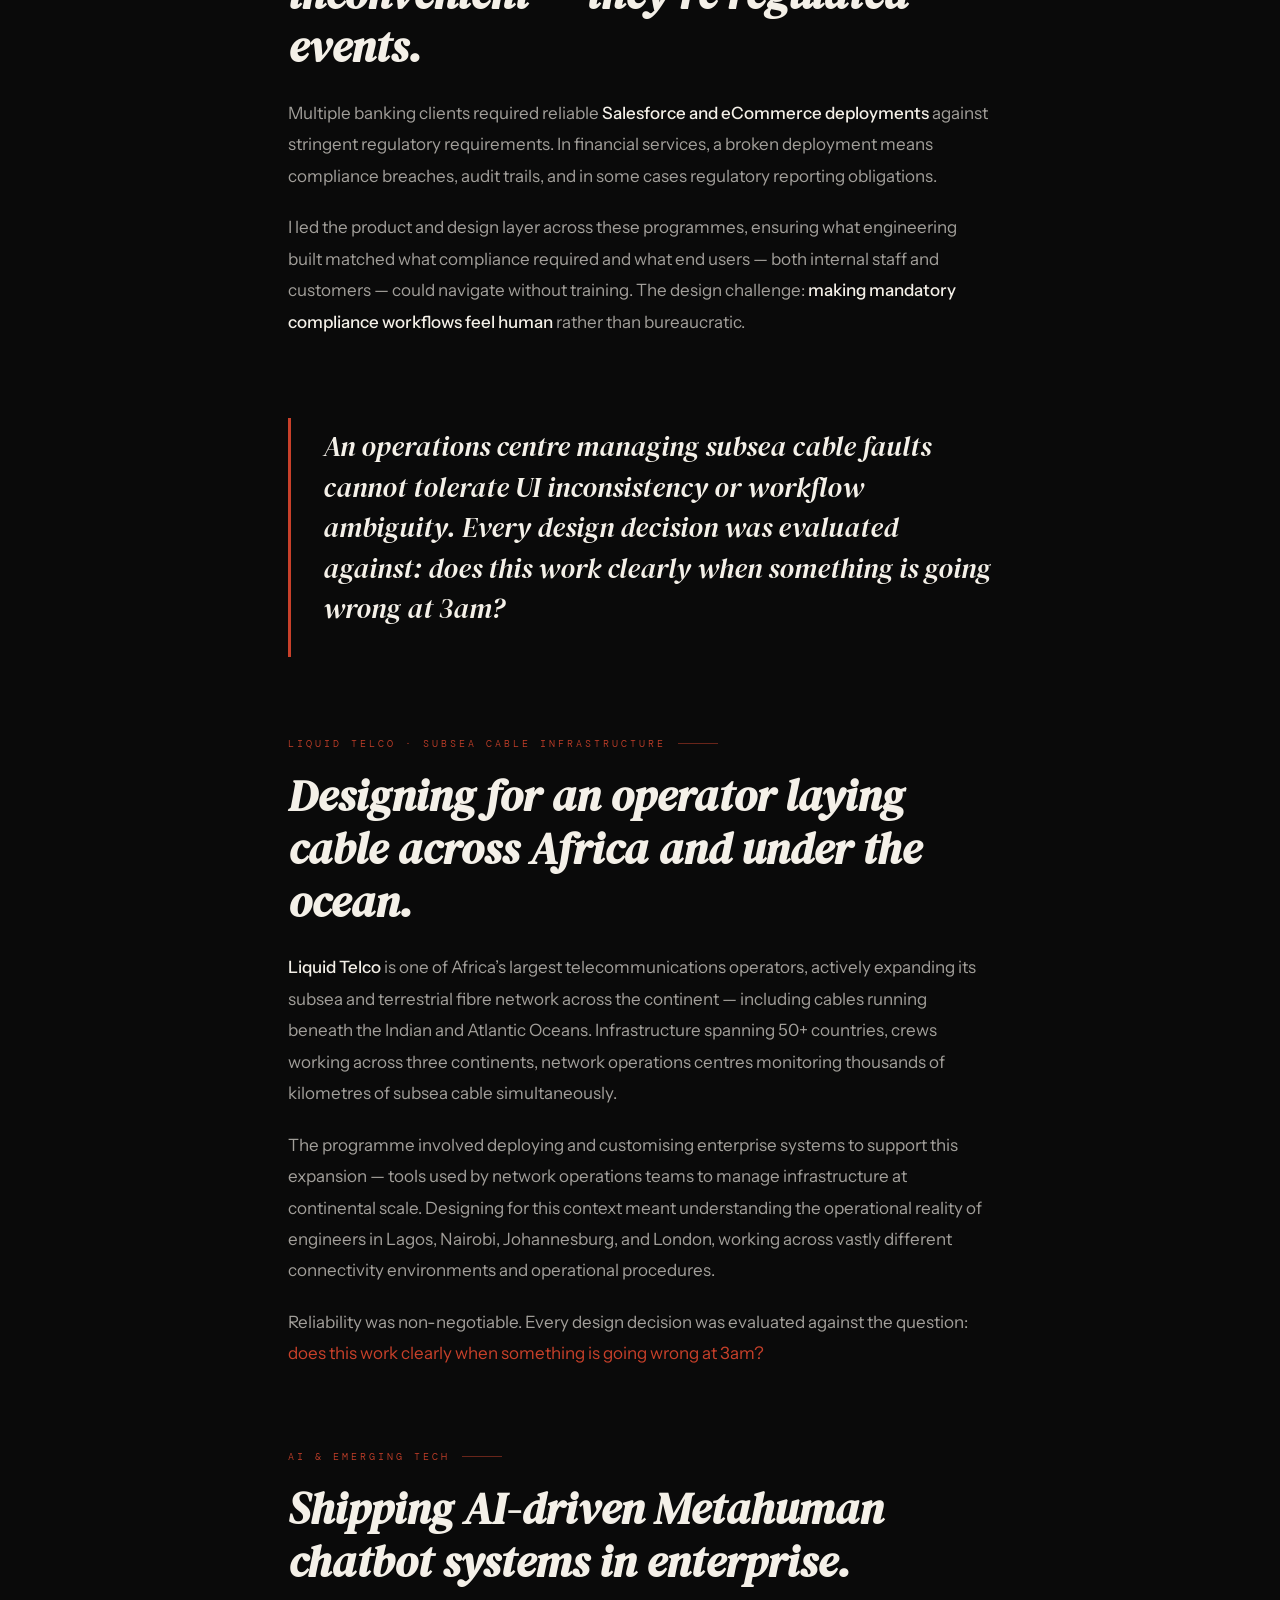
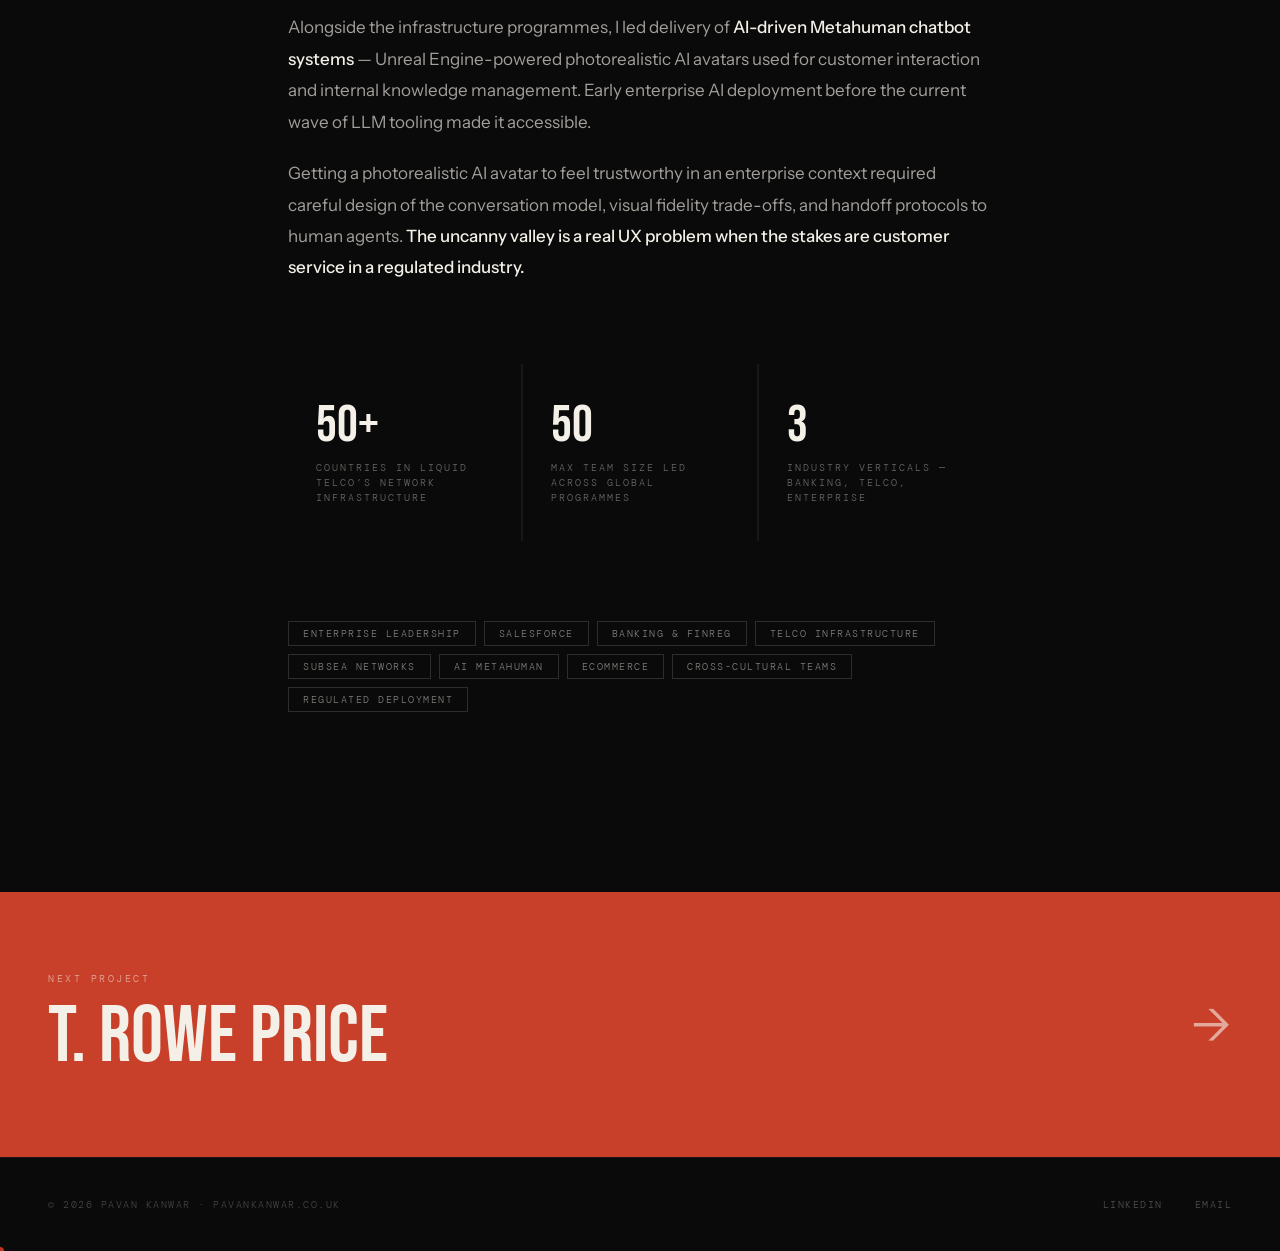
<file: projects/hcl.html>
<!DOCTYPE html>
<html lang="en">
<head>
<meta charset="UTF-8">
<meta name="viewport" content="width=device-width, initial-scale=1.0">
<title>HCL Technologies — Pavan Kanwar</title>
<meta name="description" content="Global enterprise programmes — banking, Liquid Telco subsea cable and AI Metahuman systems">
<link rel="preconnect" href="https://fonts.googleapis.com">
<link href="https://fonts.googleapis.com/css2?family=Bebas+Neue&family=DM+Serif+Display:ital@0;1&family=DM+Mono:wght@300;400&family=Instrument+Sans:wght@300;400;500&display=swap" rel="stylesheet">
<link rel="stylesheet" href="../assets/style.css">
</head>
<body><nav>
  <a href="../index.html" class="nav-brand">Pavan Kanwar</a>

  <button class="nav-hamburger" aria-label="Open menu" aria-expanded="false">
    <span></span><span></span><span></span>
  </button>

  <ul class="nav-links">
    <li class="nav-has-dropdown">
      <a href="../index.html#work" class="nav-dropdown-trigger">Work <span class="nav-chevron">▾</span></a>
      <ul class="nav-dropdown">
        <li class="dropdown-group-label">AI &amp; Startups</li>
        <li><a href="soslabs.html">SOSLabs.ai</a></li>
        <li><a href="prevulabs.html">PreVULabs.ai</a></li>
        <li class="dropdown-divider"></li>
        <li class="dropdown-group-label">Enterprise &amp; Consulting</li>
        <li><a href="google.html">Google gTech</a></li>
        <li><a href="mckinsey.html">McKinsey &amp; Novartis</a></li>
        <li><a href="hcl.html">HCL Technologies</a></li>
        <li><a href="osf.html">Hargreaves Lansdown</a></li>
        <li><a href="pwc.html">PwC</a></li>
        <li><a href="trowe.html">T. Rowe Price</a></li>
        <li class="dropdown-divider"></li>
        <li class="dropdown-group-label">Early Work</li>
        <li><a href="agencyvui.html">Agency VUi</a></li>
        <li><a href="rentr.html">Rentr</a></li>
        <li><a href="gumsaver.html">Gumsaver</a></li>
        <li><a href="sparbar.html">Sparbar</a></li>
      </ul>
    </li>
    <li><a href="../index.html#experience">Experience</a></li>
    <li><a href="../index.html#stack">Stack</a></li>
    <li><a href="../index.html#contact">Contact</a></li>
  </ul>

  <div class="nav-mobile-drawer" aria-hidden="true">
    <ul class="nav-mobile-links">
      <li class="mobile-group-label">Work</li>
      <li><a href="soslabs.html">SOSLabs.ai</a></li>
      <li><a href="prevulabs.html">PreVULabs.ai</a></li>
      <li><a href="google.html">Google gTech</a></li>
      <li><a href="mckinsey.html">McKinsey &amp; Novartis</a></li>
      <li><a href="hcl.html">HCL Technologies</a></li>
      <li><a href="osf.html">Hargreaves Lansdown</a></li>
      <li><a href="pwc.html">PwC</a></li>
      <li><a href="trowe.html">T. Rowe Price</a></li>
      <li><a href="agencyvui.html">Agency VUi</a></li>
      <li><a href="rentr.html">Rentr</a></li>
      <li><a href="gumsaver.html">Gumsaver</a></li>
      <li><a href="sparbar.html">Sparbar</a></li>
      <li class="mobile-divider"></li>
      <li><a href="../index.html#experience">Experience</a></li>
      <li><a href="../index.html#stack">Stack</a></li>
      <li><a href="../index.html#contact">Contact</a></li>
    </ul>
  </div>
</nav><div class="case-hero">
  <div class="case-hero-bg" style="background:linear-gradient(135deg,#080C14 0%,#0A1628 50%,#0F2040 100%);"></div>
  <div class="case-hero-overlay"></div>
  <div class="case-hero-content">
    <p class="case-eyebrow">2022 — 2023 · Global Enterprise · London</p>
    <h1 class="case-title">HCL<br>TECH</h1>
    <p class="case-subtitle">Leading global product and engineering teams across banking, telco, and enterprise — from Salesforce deployments to AI Metahuman systems and a subsea cable operator expanding across Africa.</p>
    <div class="case-meta"><div class="meta-item"><div class="meta-label">Role</div><div class="meta-value">Senior Technical Manager (Global)</div></div><div class="meta-item"><div class="meta-label">Teams</div><div class="meta-value">5 — 50 engineers, designers, BAs</div></div><div class="meta-item"><div class="meta-label">Reported to</div><div class="meta-value">SVP, EMEA</div></div></div>
  </div>
</div><div class="case-body"><div class="case-section">
  <div class="section-tag">The Role</div>
  <h2>Player-manager across global regulated industries.</h2>
  <p>At HCL I operated as a player-manager — leading cross-functional teams and contributing directly to product and design decisions. Teams ranged from <strong>5 to 50 people</strong>, 80% engineers and 20% design and business analysis, working across banking, telecommunications, healthcare, and enterprise software.</p><p>Reporting to the SVP for EMEA, my remit spanned strategy, delivery, and quality — bridging senior client stakeholders and distributed engineering teams across multiple time zones. <strong>The job was to make complex things ship reliably.</strong></p>
</div>
<div class="case-section">
  <div class="section-tag">Banking & Financial Services</div>
  <h2>Where failed deployments aren&#8217;t just inconvenient — they&#8217;re regulated events.</h2>
  <p>Multiple banking clients required reliable <strong>Salesforce and eCommerce deployments</strong> against stringent regulatory requirements. In financial services, a broken deployment means compliance breaches, audit trails, and in some cases regulatory reporting obligations.</p><p>I led the product and design layer across these programmes, ensuring what engineering built matched what compliance required and what end users — both internal staff and customers — could navigate without training. The design challenge: <strong>making mandatory compliance workflows feel human</strong> rather than bureaucratic.</p>
</div>
<div class="case-section"><div class="pull-quote"><p>An operations centre managing subsea cable faults cannot tolerate UI inconsistency or workflow ambiguity. Every design decision was evaluated against: does this work clearly when something is going wrong at 3am?</p></div></div>
<div class="case-section">
  <div class="section-tag">Liquid Telco · Subsea Cable Infrastructure</div>
  <h2>Designing for an operator laying cable across Africa and under the ocean.</h2>
  <p><strong>Liquid Telco</strong> is one of Africa&#8217;s largest telecommunications operators, actively expanding its subsea and terrestrial fibre network across the continent — including cables running beneath the Indian and Atlantic Oceans. Infrastructure spanning 50+ countries, crews working across three continents, network operations centres monitoring thousands of kilometres of subsea cable simultaneously.</p><p>The programme involved deploying and customising enterprise systems to support this expansion — tools used by network operations teams to manage infrastructure at continental scale. Designing for this context meant understanding the operational reality of engineers in Lagos, Nairobi, Johannesburg, and London, working across vastly different connectivity environments and operational procedures.</p><p>Reliability was non-negotiable. Every design decision was evaluated against the question: <em>does this work clearly when something is going wrong at 3am?</em></p>
</div>
<div class="case-section">
  <div class="section-tag">AI & Emerging Tech</div>
  <h2>Shipping AI-driven Metahuman chatbot systems in enterprise.</h2>
  <p>Alongside the infrastructure programmes, I led delivery of <strong>AI-driven Metahuman chatbot systems</strong> — Unreal Engine-powered photorealistic AI avatars used for customer interaction and internal knowledge management. Early enterprise AI deployment before the current wave of LLM tooling made it accessible.</p><p>Getting a photorealistic AI avatar to feel trustworthy in an enterprise context required careful design of the conversation model, visual fidelity trade-offs, and handoff protocols to human agents. <strong>The uncanny valley is a real UX problem when the stakes are customer service in a regulated industry.</strong></p>
</div>
<div class="case-section"><div class="metrics"><div class="metric"><div class="metric-number">50+</div><div class="metric-label">Countries in Liquid Telco&#8217;s network infrastructure</div></div><div class="metric"><div class="metric-number">50</div><div class="metric-label">Max team size led across global programmes</div></div><div class="metric"><div class="metric-number">3</div><div class="metric-label">Industry verticals — banking, telco, enterprise</div></div></div></div>
<div class="case-section"><div class="tag-list"><span class="tag">Enterprise Leadership</span><span class="tag">Salesforce</span><span class="tag">Banking &amp; FinReg</span><span class="tag">Telco Infrastructure</span><span class="tag">Subsea Networks</span><span class="tag">AI Metahuman</span><span class="tag">eCommerce</span><span class="tag">Cross-Cultural Teams</span><span class="tag">Regulated Deployment</span></div></div></div><a href="trowe.html" class="next-project">
  <div><div class="next-label">Next Project</div><div class="next-title">T. Rowe Price</div></div>
  <div class="next-arrow">→</div>
</a><footer>
  <p>© 2026 Pavan Kanwar · pavankanwar.co.uk</p>
  <div class="footer-links">
    <a href="https://linkedin.com/in/pavkanwar" target="_blank" rel="noopener">LinkedIn</a>
    <a href="mailto:pavank101@gmail.com">Email</a>
  </div>
</footer>
<script src="../assets/main.js"></script>
</body></html>
</file>
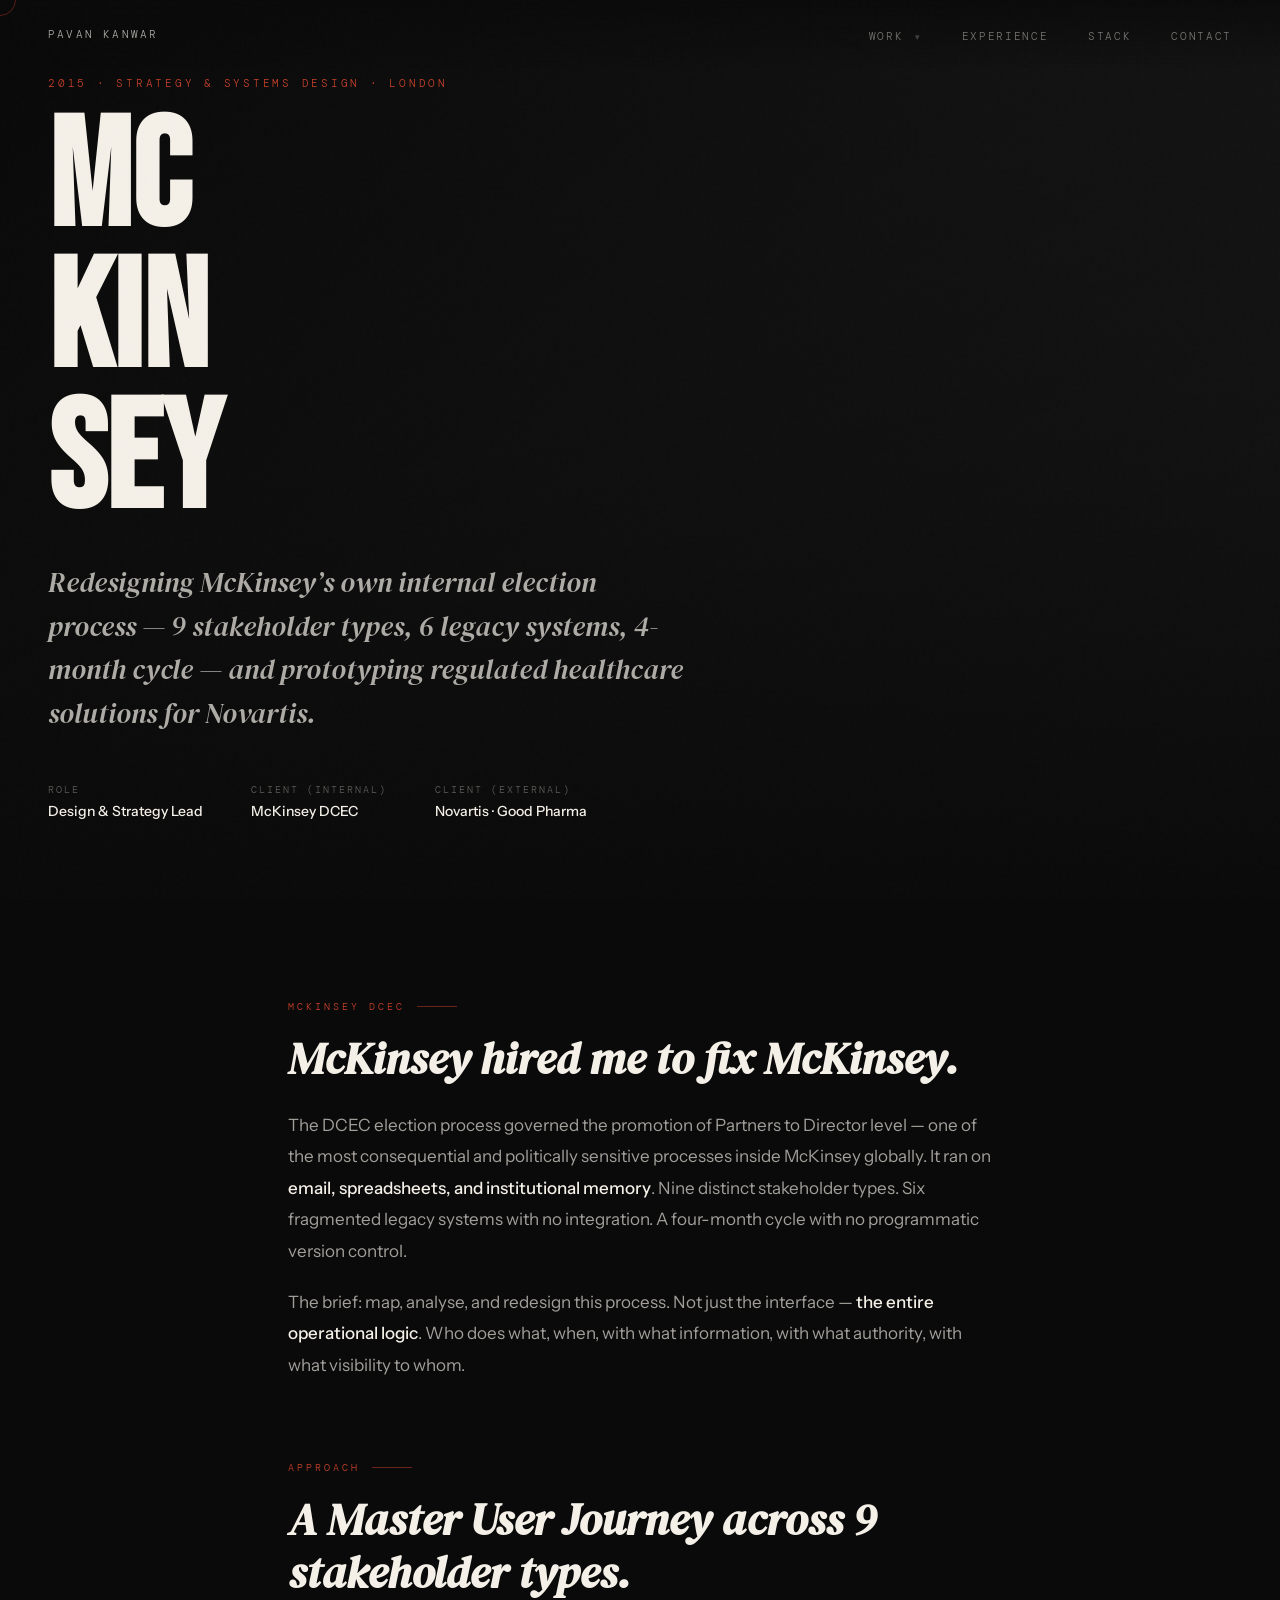
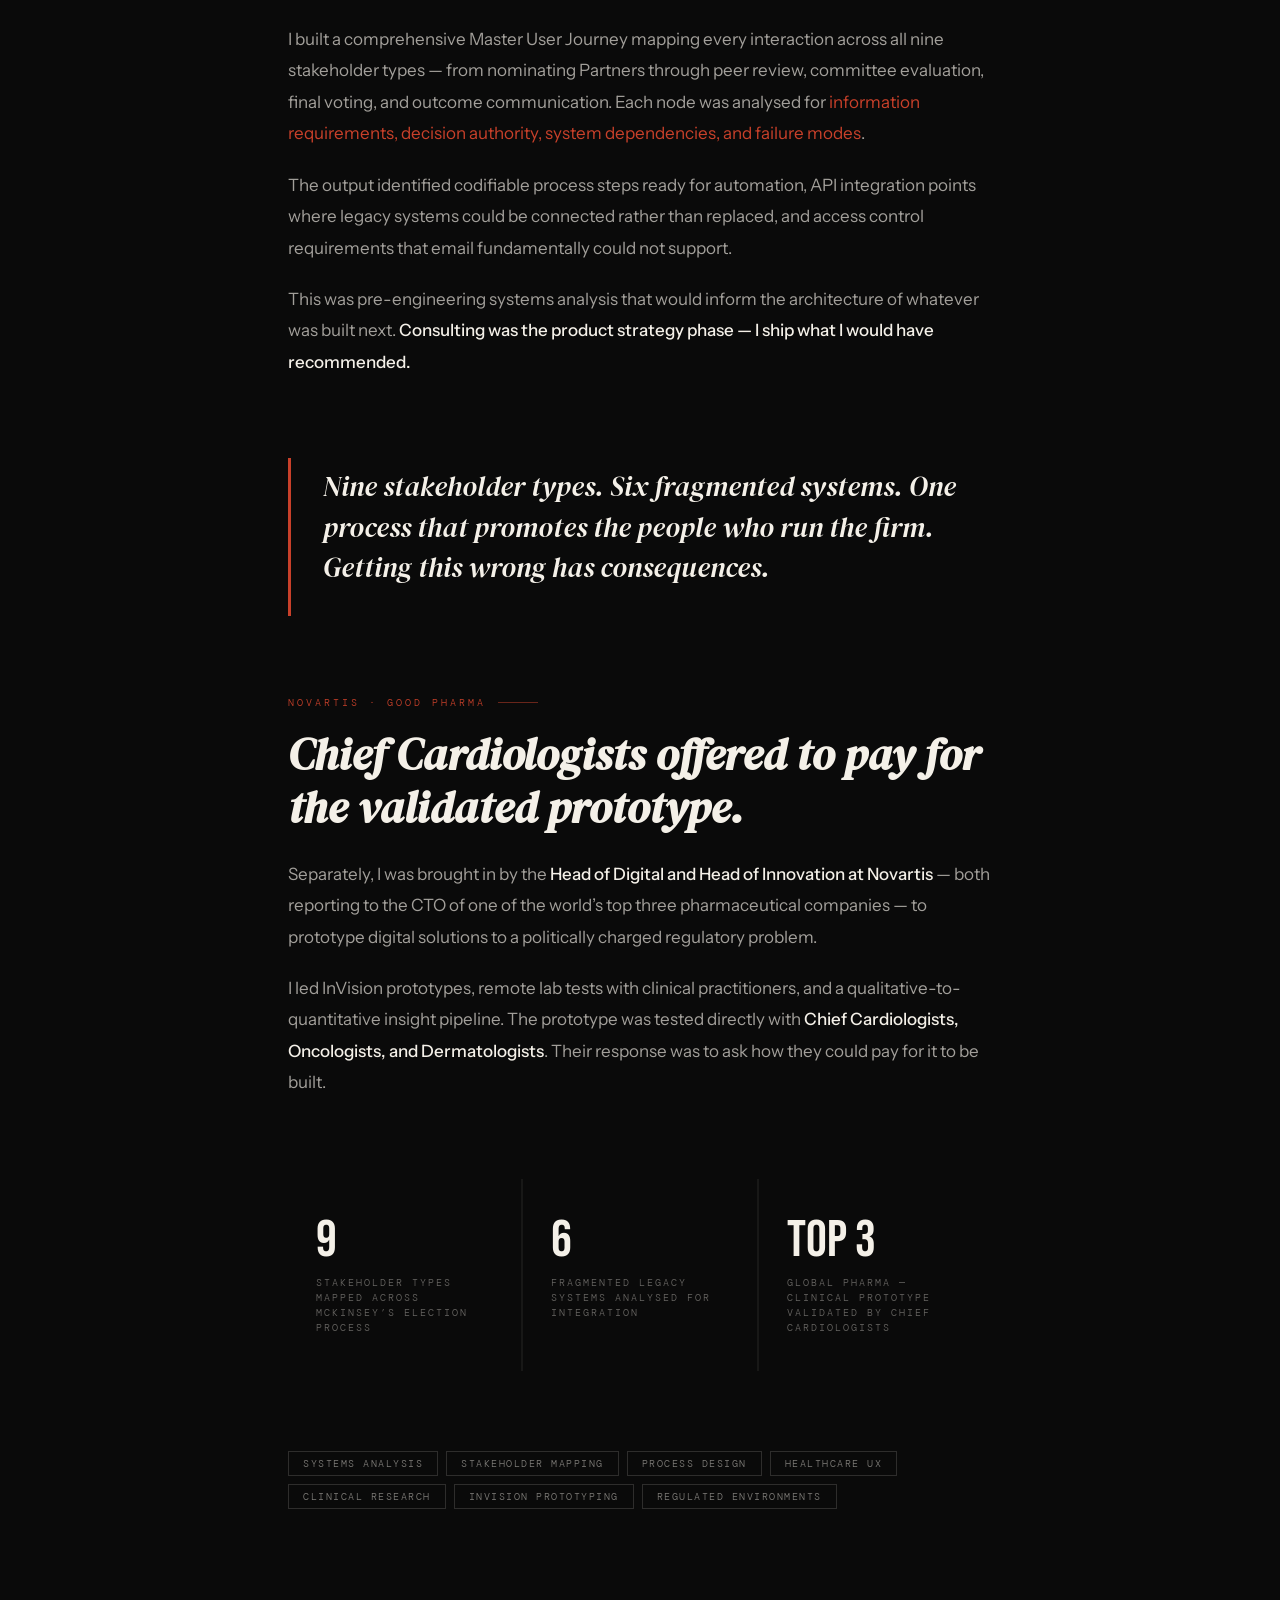
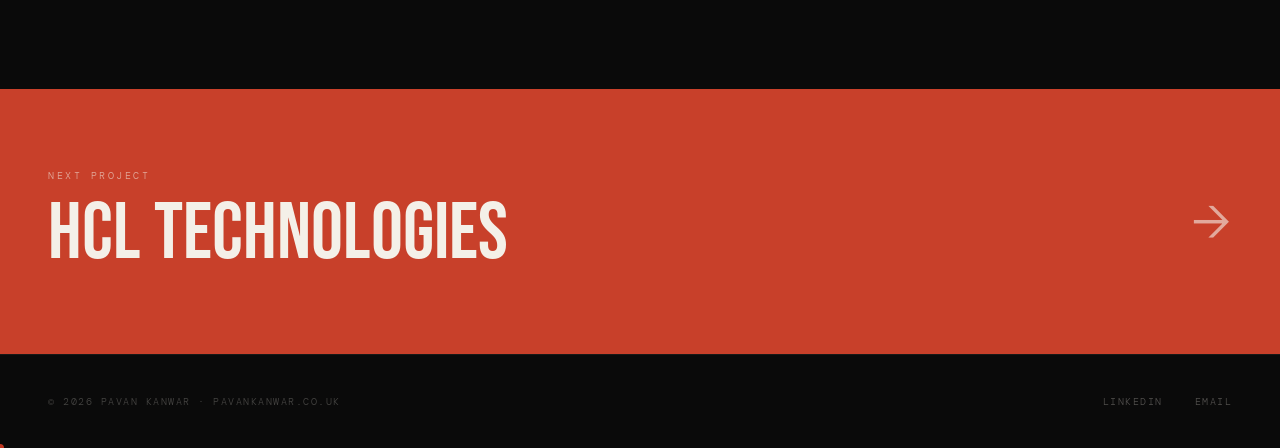
<file: projects/mckinsey.html>
<!DOCTYPE html>
<html lang="en">
<head>
<meta charset="UTF-8">
<meta name="viewport" content="width=device-width, initial-scale=1.0">
<title>McKinsey Digital Labs — Pavan Kanwar</title>
<meta name="description" content="Systems design for McKinsey internal processes and Novartis healthcare">
<link rel="preconnect" href="https://fonts.googleapis.com">
<link href="https://fonts.googleapis.com/css2?family=Bebas+Neue&family=DM+Serif+Display:ital@0;1&family=DM+Mono:wght@300;400&family=Instrument+Sans:wght@300;400;500&display=swap" rel="stylesheet">
<link rel="stylesheet" href="../assets/style.css">
</head>
<body><nav>
  <a href="../index.html" class="nav-brand">Pavan Kanwar</a>

  <button class="nav-hamburger" aria-label="Open menu" aria-expanded="false">
    <span></span><span></span><span></span>
  </button>

  <ul class="nav-links">
    <li class="nav-has-dropdown">
      <a href="../index.html#work" class="nav-dropdown-trigger">Work <span class="nav-chevron">▾</span></a>
      <ul class="nav-dropdown">
        <li class="dropdown-group-label">AI &amp; Startups</li>
        <li><a href="soslabs.html">SOSLabs.ai</a></li>
        <li><a href="prevulabs.html">PreVULabs.ai</a></li>
        <li class="dropdown-divider"></li>
        <li class="dropdown-group-label">Enterprise &amp; Consulting</li>
        <li><a href="google.html">Google gTech</a></li>
        <li><a href="mckinsey.html">McKinsey &amp; Novartis</a></li>
        <li><a href="hcl.html">HCL Technologies</a></li>
        <li><a href="osf.html">Hargreaves Lansdown</a></li>
        <li><a href="pwc.html">PwC</a></li>
        <li><a href="trowe.html">T. Rowe Price</a></li>
        <li class="dropdown-divider"></li>
        <li class="dropdown-group-label">Early Work</li>
        <li><a href="agencyvui.html">Agency VUi</a></li>
        <li><a href="rentr.html">Rentr</a></li>
        <li><a href="gumsaver.html">Gumsaver</a></li>
        <li><a href="sparbar.html">Sparbar</a></li>
      </ul>
    </li>
    <li><a href="../index.html#experience">Experience</a></li>
    <li><a href="../index.html#stack">Stack</a></li>
    <li><a href="../index.html#contact">Contact</a></li>
  </ul>

  <div class="nav-mobile-drawer" aria-hidden="true">
    <ul class="nav-mobile-links">
      <li class="mobile-group-label">Work</li>
      <li><a href="soslabs.html">SOSLabs.ai</a></li>
      <li><a href="prevulabs.html">PreVULabs.ai</a></li>
      <li><a href="google.html">Google gTech</a></li>
      <li><a href="mckinsey.html">McKinsey &amp; Novartis</a></li>
      <li><a href="hcl.html">HCL Technologies</a></li>
      <li><a href="osf.html">Hargreaves Lansdown</a></li>
      <li><a href="pwc.html">PwC</a></li>
      <li><a href="trowe.html">T. Rowe Price</a></li>
      <li><a href="agencyvui.html">Agency VUi</a></li>
      <li><a href="rentr.html">Rentr</a></li>
      <li><a href="gumsaver.html">Gumsaver</a></li>
      <li><a href="sparbar.html">Sparbar</a></li>
      <li class="mobile-divider"></li>
      <li><a href="../index.html#experience">Experience</a></li>
      <li><a href="../index.html#stack">Stack</a></li>
      <li><a href="../index.html#contact">Contact</a></li>
    </ul>
  </div>
</nav><div class="case-hero">
  <div class="case-hero-bg" style="background:linear-gradient(135deg,#080808 0%,#141414 50%,#1C1C1C 100%);"></div>
  <div class="case-hero-overlay"></div>
  <div class="case-hero-content">
    <p class="case-eyebrow">2015 · Strategy & Systems Design · London</p>
    <h1 class="case-title">MC<br>KIN<br>SEY</h1>
    <p class="case-subtitle">Redesigning McKinsey&#8217;s own internal election process — 9 stakeholder types, 6 legacy systems, 4-month cycle — and prototyping regulated healthcare solutions for Novartis.</p>
    <div class="case-meta"><div class="meta-item"><div class="meta-label">Role</div><div class="meta-value">Design &amp; Strategy Lead</div></div><div class="meta-item"><div class="meta-label">Client (internal)</div><div class="meta-value">McKinsey DCEC</div></div><div class="meta-item"><div class="meta-label">Client (external)</div><div class="meta-value">Novartis · Good Pharma</div></div></div>
  </div>
</div><div class="case-body"><div class="case-section">
  <div class="section-tag">McKinsey DCEC</div>
  <h2>McKinsey hired me to fix McKinsey.</h2>
  <p>The DCEC election process governed the promotion of Partners to Director level — one of the most consequential and politically sensitive processes inside McKinsey globally. It ran on <strong>email, spreadsheets, and institutional memory</strong>. Nine distinct stakeholder types. Six fragmented legacy systems with no integration. A four-month cycle with no programmatic version control.</p><p>The brief: map, analyse, and redesign this process. Not just the interface — <strong>the entire operational logic</strong>. Who does what, when, with what information, with what authority, with what visibility to whom.</p>
</div>
<div class="case-section">
  <div class="section-tag">Approach</div>
  <h2>A Master User Journey across 9 stakeholder types.</h2>
  <p>I built a comprehensive Master User Journey mapping every interaction across all nine stakeholder types — from nominating Partners through peer review, committee evaluation, final voting, and outcome communication. Each node was analysed for <em>information requirements, decision authority, system dependencies, and failure modes</em>.</p><p>The output identified codifiable process steps ready for automation, API integration points where legacy systems could be connected rather than replaced, and access control requirements that email fundamentally could not support.</p><p>This was pre-engineering systems analysis that would inform the architecture of whatever was built next. <strong>Consulting was the product strategy phase — I ship what I would have recommended.</strong></p>
</div>
<div class="case-section"><div class="pull-quote"><p>Nine stakeholder types. Six fragmented systems. One process that promotes the people who run the firm. Getting this wrong has consequences.</p></div></div>
<div class="case-section">
  <div class="section-tag">Novartis · Good Pharma</div>
  <h2>Chief Cardiologists offered to pay for the validated prototype.</h2>
  <p>Separately, I was brought in by the <strong>Head of Digital and Head of Innovation at Novartis</strong> — both reporting to the CTO of one of the world&#8217;s top three pharmaceutical companies — to prototype digital solutions to a politically charged regulatory problem.</p><p>I led InVision prototypes, remote lab tests with clinical practitioners, and a qualitative-to-quantitative insight pipeline. The prototype was tested directly with <strong>Chief Cardiologists, Oncologists, and Dermatologists</strong>. Their response was to ask how they could pay for it to be built.</p>
</div>
<div class="case-section"><div class="metrics"><div class="metric"><div class="metric-number">9</div><div class="metric-label">Stakeholder types mapped across McKinsey&#8217;s election process</div></div><div class="metric"><div class="metric-number">6</div><div class="metric-label">Fragmented legacy systems analysed for integration</div></div><div class="metric"><div class="metric-number">Top 3</div><div class="metric-label">Global pharma — clinical prototype validated by Chief Cardiologists</div></div></div></div>
<div class="case-section"><div class="tag-list"><span class="tag">Systems Analysis</span><span class="tag">Stakeholder Mapping</span><span class="tag">Process Design</span><span class="tag">Healthcare UX</span><span class="tag">Clinical Research</span><span class="tag">InVision Prototyping</span><span class="tag">Regulated Environments</span></div></div></div><a href="hcl.html" class="next-project">
  <div><div class="next-label">Next Project</div><div class="next-title">HCL Technologies</div></div>
  <div class="next-arrow">→</div>
</a><footer>
  <p>© 2026 Pavan Kanwar · pavankanwar.co.uk</p>
  <div class="footer-links">
    <a href="https://linkedin.com/in/pavkanwar" target="_blank" rel="noopener">LinkedIn</a>
    <a href="mailto:pavank101@gmail.com">Email</a>
  </div>
</footer>
<script src="../assets/main.js"></script>
</body></html>
</file>
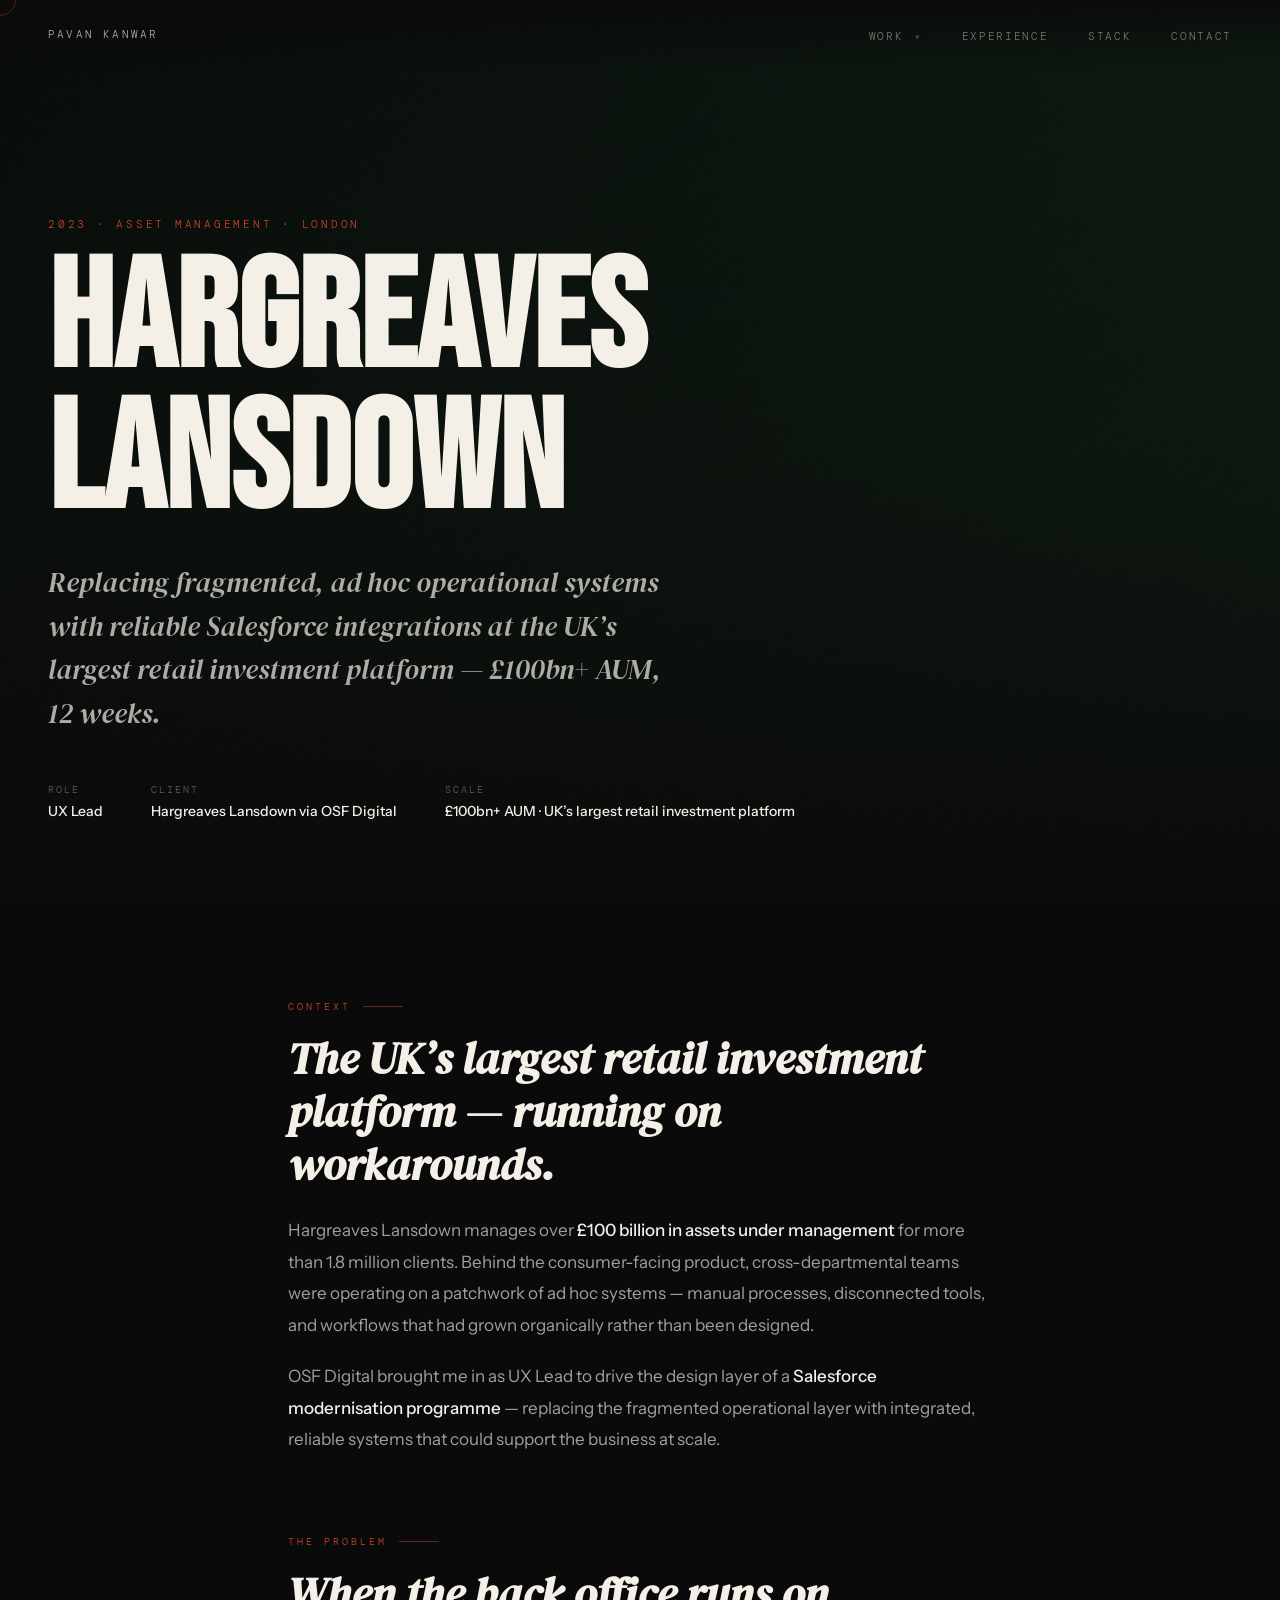
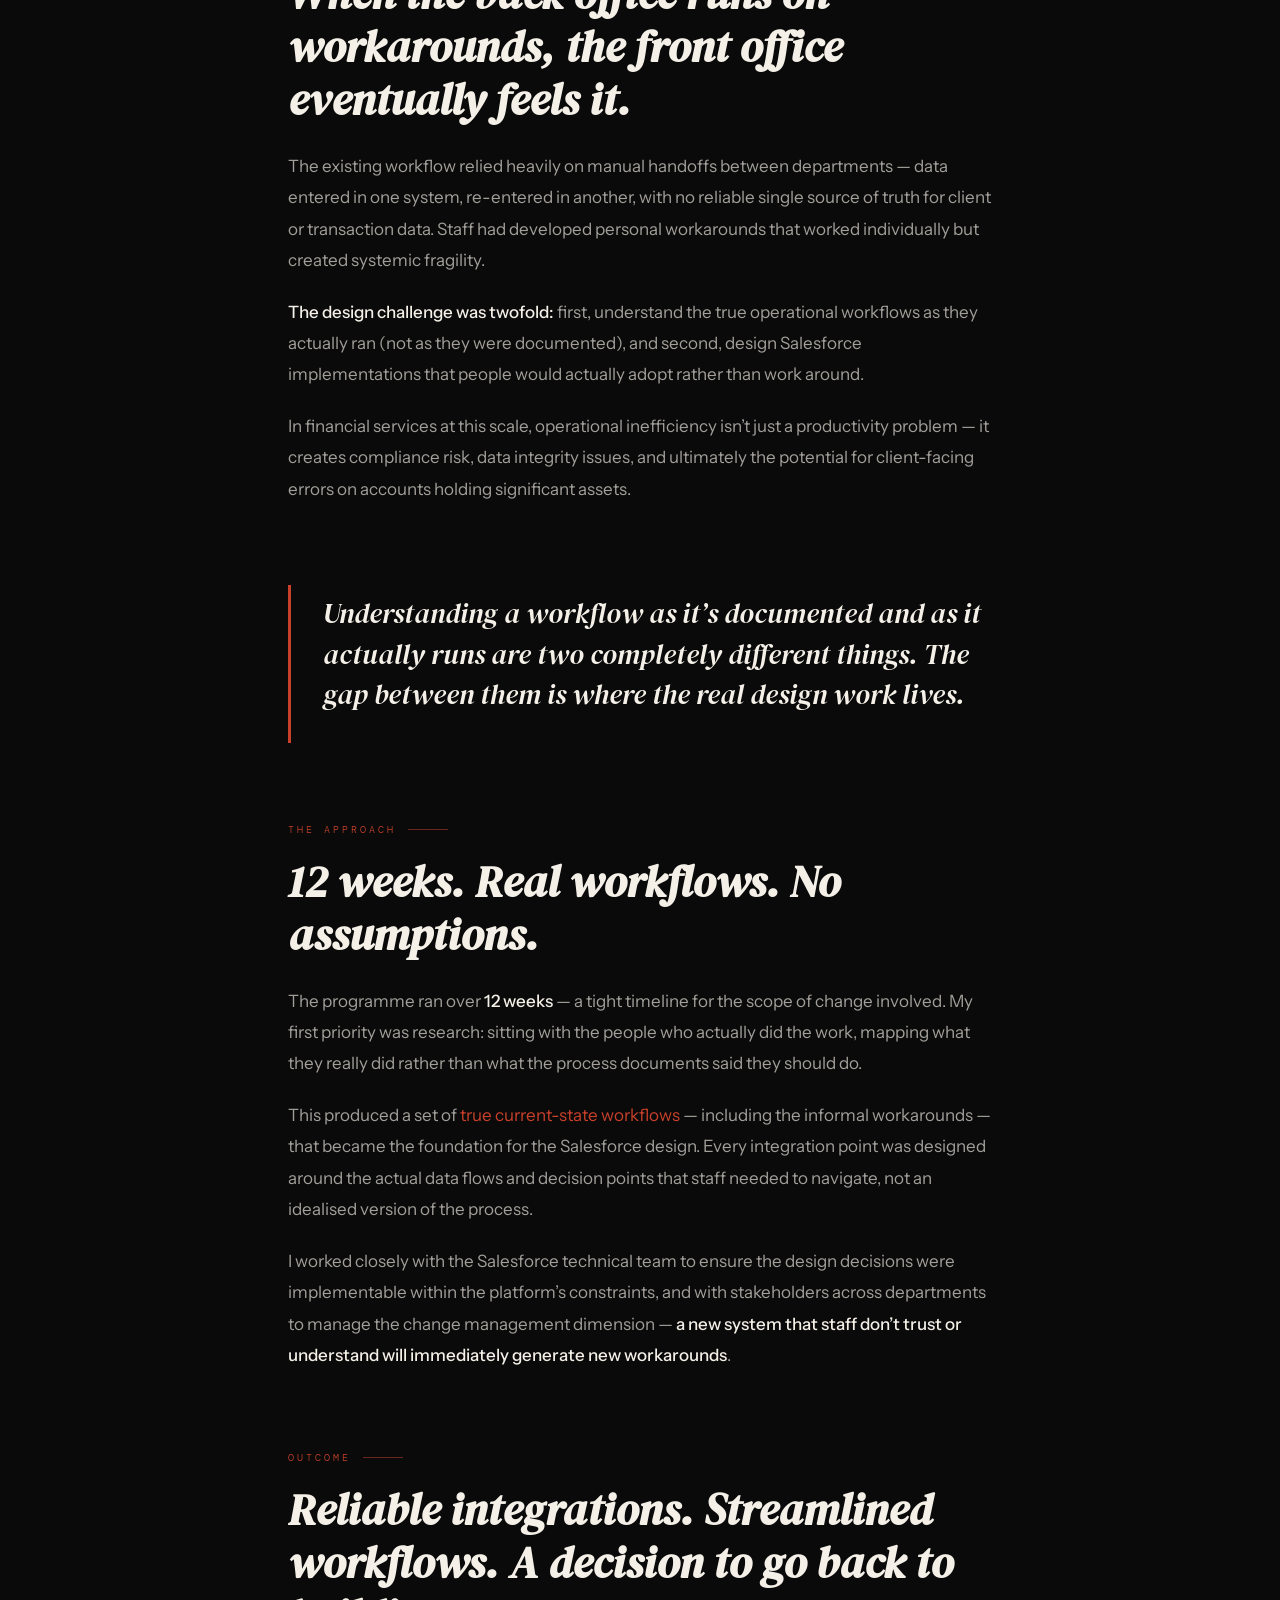
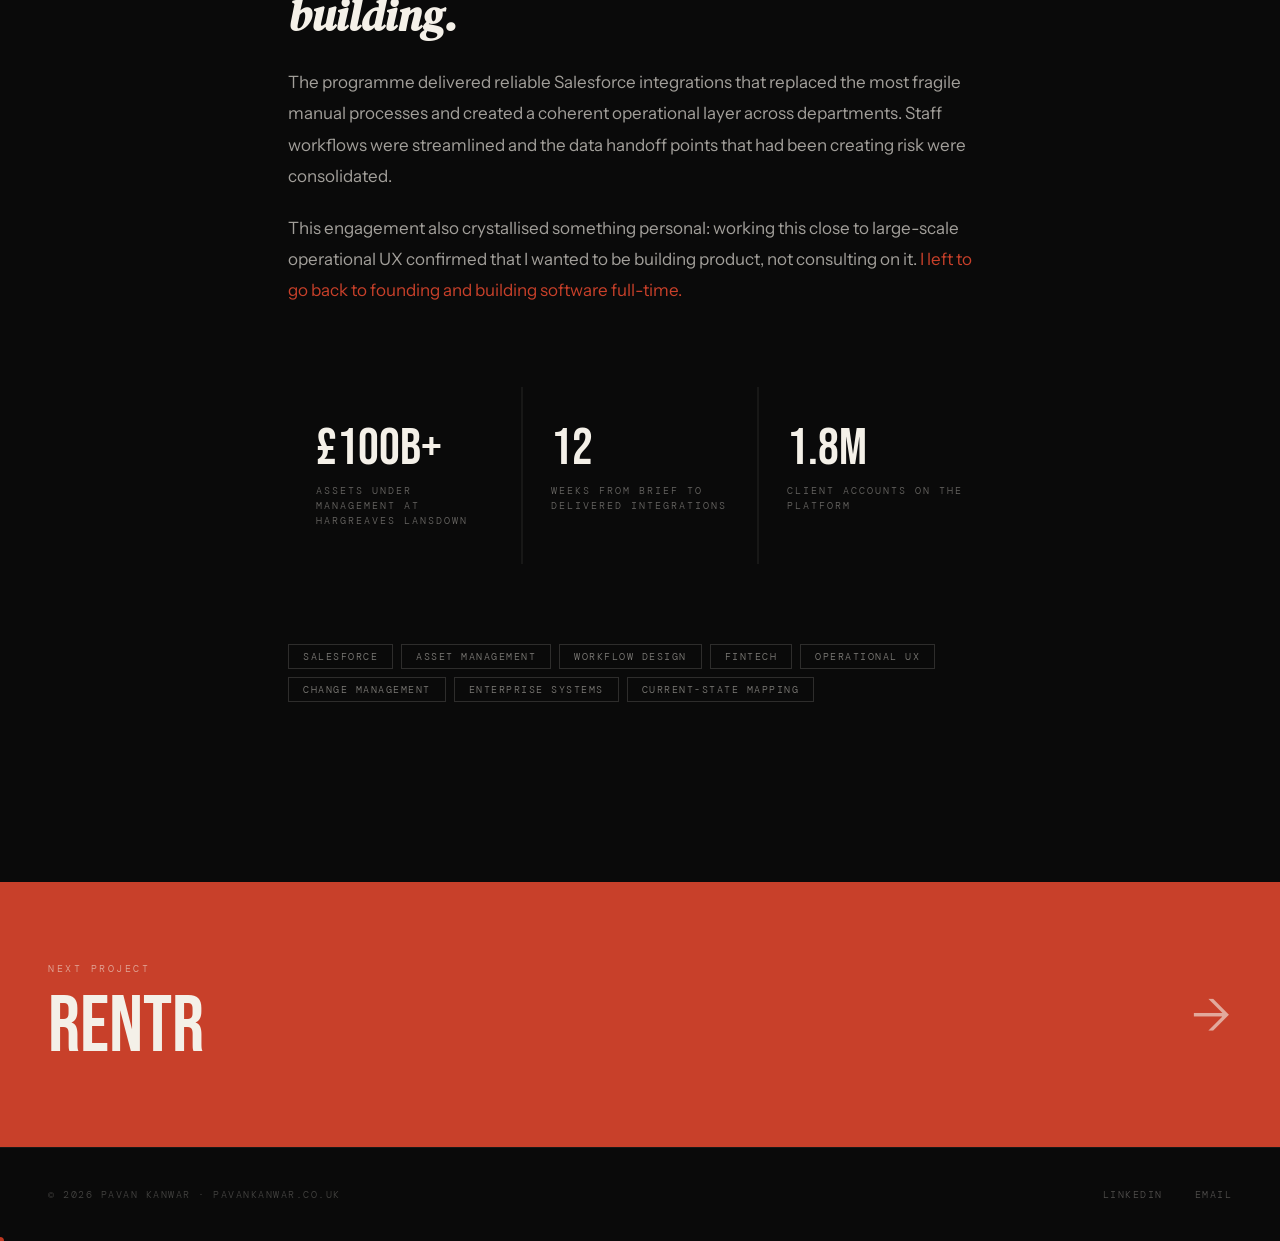
<file: projects/osf.html>
<!DOCTYPE html>
<html lang="en">
<head>
<meta charset="UTF-8">
<meta name="viewport" content="width=device-width, initial-scale=1.0">
<title>OSF Digital — Hargreaves Lansdown — Pavan Kanwar</title>
<meta name="description" content="Salesforce modernisation at the UK's largest retail investment platform">
<link rel="preconnect" href="https://fonts.googleapis.com">
<link href="https://fonts.googleapis.com/css2?family=Bebas+Neue&family=DM+Serif+Display:ital@0;1&family=DM+Mono:wght@300;400&family=Instrument+Sans:wght@300;400;500&display=swap" rel="stylesheet">
<link rel="stylesheet" href="../assets/style.css">
</head>
<body><nav>
  <a href="../index.html" class="nav-brand">Pavan Kanwar</a>

  <button class="nav-hamburger" aria-label="Open menu" aria-expanded="false">
    <span></span><span></span><span></span>
  </button>

  <ul class="nav-links">
    <li class="nav-has-dropdown">
      <a href="../index.html#work" class="nav-dropdown-trigger">Work <span class="nav-chevron">▾</span></a>
      <ul class="nav-dropdown">
        <li class="dropdown-group-label">AI &amp; Startups</li>
        <li><a href="soslabs.html">SOSLabs.ai</a></li>
        <li><a href="prevulabs.html">PreVULabs.ai</a></li>
        <li class="dropdown-divider"></li>
        <li class="dropdown-group-label">Enterprise &amp; Consulting</li>
        <li><a href="google.html">Google gTech</a></li>
        <li><a href="mckinsey.html">McKinsey &amp; Novartis</a></li>
        <li><a href="hcl.html">HCL Technologies</a></li>
        <li><a href="osf.html">Hargreaves Lansdown</a></li>
        <li><a href="pwc.html">PwC</a></li>
        <li><a href="trowe.html">T. Rowe Price</a></li>
        <li class="dropdown-divider"></li>
        <li class="dropdown-group-label">Early Work</li>
        <li><a href="agencyvui.html">Agency VUi</a></li>
        <li><a href="rentr.html">Rentr</a></li>
        <li><a href="gumsaver.html">Gumsaver</a></li>
        <li><a href="sparbar.html">Sparbar</a></li>
      </ul>
    </li>
    <li><a href="../index.html#experience">Experience</a></li>
    <li><a href="../index.html#stack">Stack</a></li>
    <li><a href="../index.html#contact">Contact</a></li>
  </ul>

  <div class="nav-mobile-drawer" aria-hidden="true">
    <ul class="nav-mobile-links">
      <li class="mobile-group-label">Work</li>
      <li><a href="soslabs.html">SOSLabs.ai</a></li>
      <li><a href="prevulabs.html">PreVULabs.ai</a></li>
      <li><a href="google.html">Google gTech</a></li>
      <li><a href="mckinsey.html">McKinsey &amp; Novartis</a></li>
      <li><a href="hcl.html">HCL Technologies</a></li>
      <li><a href="osf.html">Hargreaves Lansdown</a></li>
      <li><a href="pwc.html">PwC</a></li>
      <li><a href="trowe.html">T. Rowe Price</a></li>
      <li><a href="agencyvui.html">Agency VUi</a></li>
      <li><a href="rentr.html">Rentr</a></li>
      <li><a href="gumsaver.html">Gumsaver</a></li>
      <li><a href="sparbar.html">Sparbar</a></li>
      <li class="mobile-divider"></li>
      <li><a href="../index.html#experience">Experience</a></li>
      <li><a href="../index.html#stack">Stack</a></li>
      <li><a href="../index.html#contact">Contact</a></li>
    </ul>
  </div>
</nav><div class="case-hero">
  <div class="case-hero-bg" style="background:linear-gradient(135deg,#080C0A 0%,#0C1A10 50%,#122A18 100%);"></div>
  <div class="case-hero-overlay"></div>
  <div class="case-hero-content">
    <p class="case-eyebrow">2023 · Asset Management · London</p>
    <h1 class="case-title">HARGREAVES<br>LANSDOWN</h1>
    <p class="case-subtitle">Replacing fragmented, ad hoc operational systems with reliable Salesforce integrations at the UK&#8217;s largest retail investment platform — £100bn+ AUM, 12 weeks.</p>
    <div class="case-meta"><div class="meta-item"><div class="meta-label">Role</div><div class="meta-value">UX Lead</div></div><div class="meta-item"><div class="meta-label">Client</div><div class="meta-value">Hargreaves Lansdown via OSF Digital</div></div><div class="meta-item"><div class="meta-label">Scale</div><div class="meta-value">£100bn+ AUM · UK&#8217;s largest retail investment platform</div></div></div>
  </div>
</div><div class="case-body"><div class="case-section">
  <div class="section-tag">Context</div>
  <h2>The UK&#8217;s largest retail investment platform — running on workarounds.</h2>
  <p>Hargreaves Lansdown manages over <strong>£100 billion in assets under management</strong> for more than 1.8 million clients. Behind the consumer-facing product, cross-departmental teams were operating on a patchwork of ad hoc systems — manual processes, disconnected tools, and workflows that had grown organically rather than been designed.</p><p>OSF Digital brought me in as UX Lead to drive the design layer of a <strong>Salesforce modernisation programme</strong> — replacing the fragmented operational layer with integrated, reliable systems that could support the business at scale.</p>
</div><div class="case-section">
  <div class="section-tag">The Problem</div>
  <h2>When the back office runs on workarounds, the front office eventually feels it.</h2>
  <p>The existing workflow relied heavily on manual handoffs between departments — data entered in one system, re-entered in another, with no reliable single source of truth for client or transaction data. Staff had developed personal workarounds that worked individually but created systemic fragility.</p><p><strong>The design challenge was twofold:</strong> first, understand the true operational workflows as they actually ran (not as they were documented), and second, design Salesforce implementations that people would actually adopt rather than work around.</p><p>In financial services at this scale, operational inefficiency isn&#8217;t just a productivity problem — it creates compliance risk, data integrity issues, and ultimately the potential for client-facing errors on accounts holding significant assets.</p>
</div><div class="case-section"><div class="pull-quote"><p>Understanding a workflow as it&#8217;s documented and as it actually runs are two completely different things. The gap between them is where the real design work lives.</p></div></div><div class="case-section">
  <div class="section-tag">The Approach</div>
  <h2>12 weeks. Real workflows. No assumptions.</h2>
  <p>The programme ran over <strong>12 weeks</strong> — a tight timeline for the scope of change involved. My first priority was research: sitting with the people who actually did the work, mapping what they really did rather than what the process documents said they should do.</p><p>This produced a set of <em>true current-state workflows</em> — including the informal workarounds — that became the foundation for the Salesforce design. Every integration point was designed around the actual data flows and decision points that staff needed to navigate, not an idealised version of the process.</p><p>I worked closely with the Salesforce technical team to ensure the design decisions were implementable within the platform&#8217;s constraints, and with stakeholders across departments to manage the change management dimension — <strong>a new system that staff don&#8217;t trust or understand will immediately generate new workarounds</strong>.</p>
</div><div class="case-section">
  <div class="section-tag">Outcome</div>
  <h2>Reliable integrations. Streamlined workflows. A decision to go back to building.</h2>
  <p>The programme delivered reliable Salesforce integrations that replaced the most fragile manual processes and created a coherent operational layer across departments. Staff workflows were streamlined and the data handoff points that had been creating risk were consolidated.</p><p>This engagement also crystallised something personal: working this close to large-scale operational UX confirmed that I wanted to be building product, not consulting on it. <em>I left to go back to founding and building software full-time.</em></p>
</div><div class="case-section"><div class="metrics"><div class="metric"><div class="metric-number">£100B+</div><div class="metric-label">Assets under management at Hargreaves Lansdown</div></div><div class="metric"><div class="metric-number">12</div><div class="metric-label">Weeks from brief to delivered integrations</div></div><div class="metric"><div class="metric-number">1.8M</div><div class="metric-label">Client accounts on the platform</div></div></div></div><div class="case-section"><div class="tag-list"><span class="tag">Salesforce</span><span class="tag">Asset Management</span><span class="tag">Workflow Design</span><span class="tag">FinTech</span><span class="tag">Operational UX</span><span class="tag">Change Management</span><span class="tag">Enterprise Systems</span><span class="tag">Current-State Mapping</span></div></div></div><a href="rentr.html" class="next-project">
  <div><div class="next-label">Next Project</div><div class="next-title">Rentr</div></div>
  <div class="next-arrow">→</div>
</a><footer>
  <p>© 2026 Pavan Kanwar · pavankanwar.co.uk</p>
  <div class="footer-links">
    <a href="https://linkedin.com/in/pavkanwar" target="_blank" rel="noopener">LinkedIn</a>
    <a href="mailto:pavank101@gmail.com">Email</a>
  </div>
</footer>
<script src="../assets/main.js"></script>
</body></html>
</file>
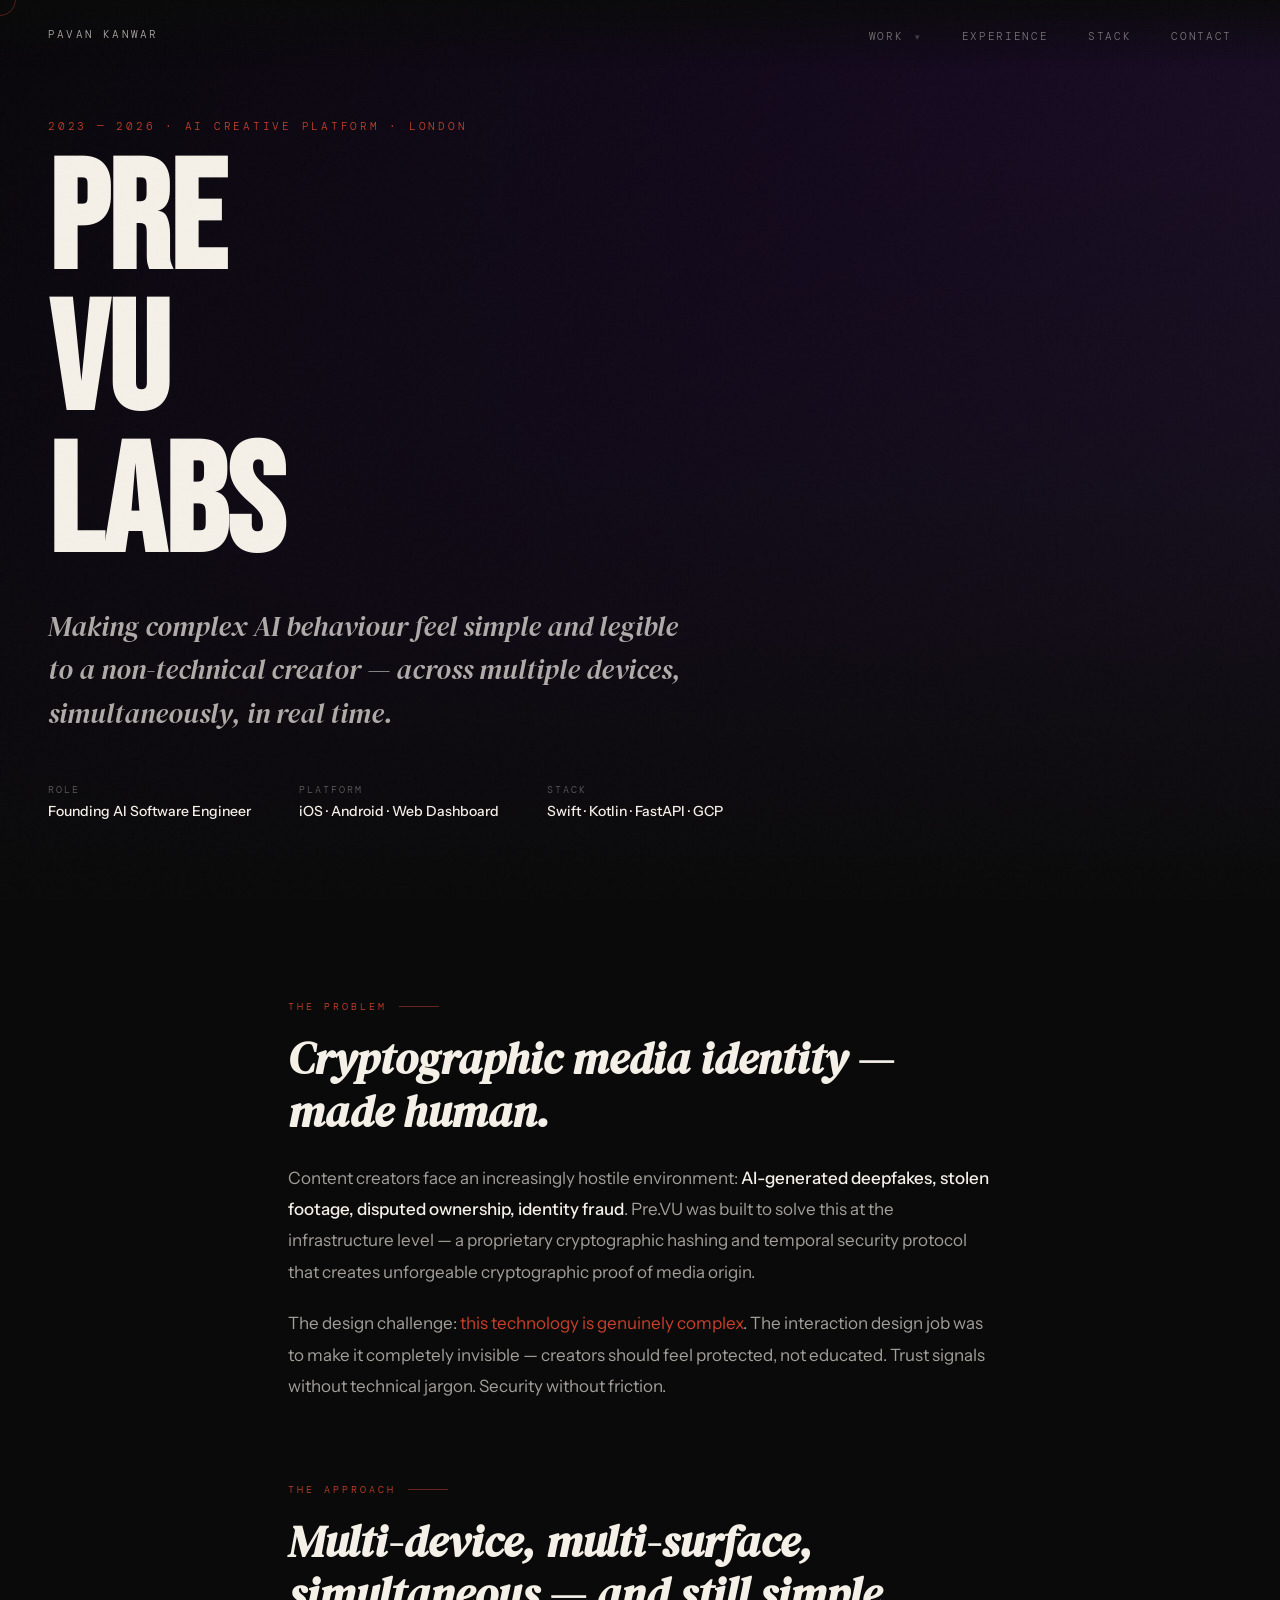
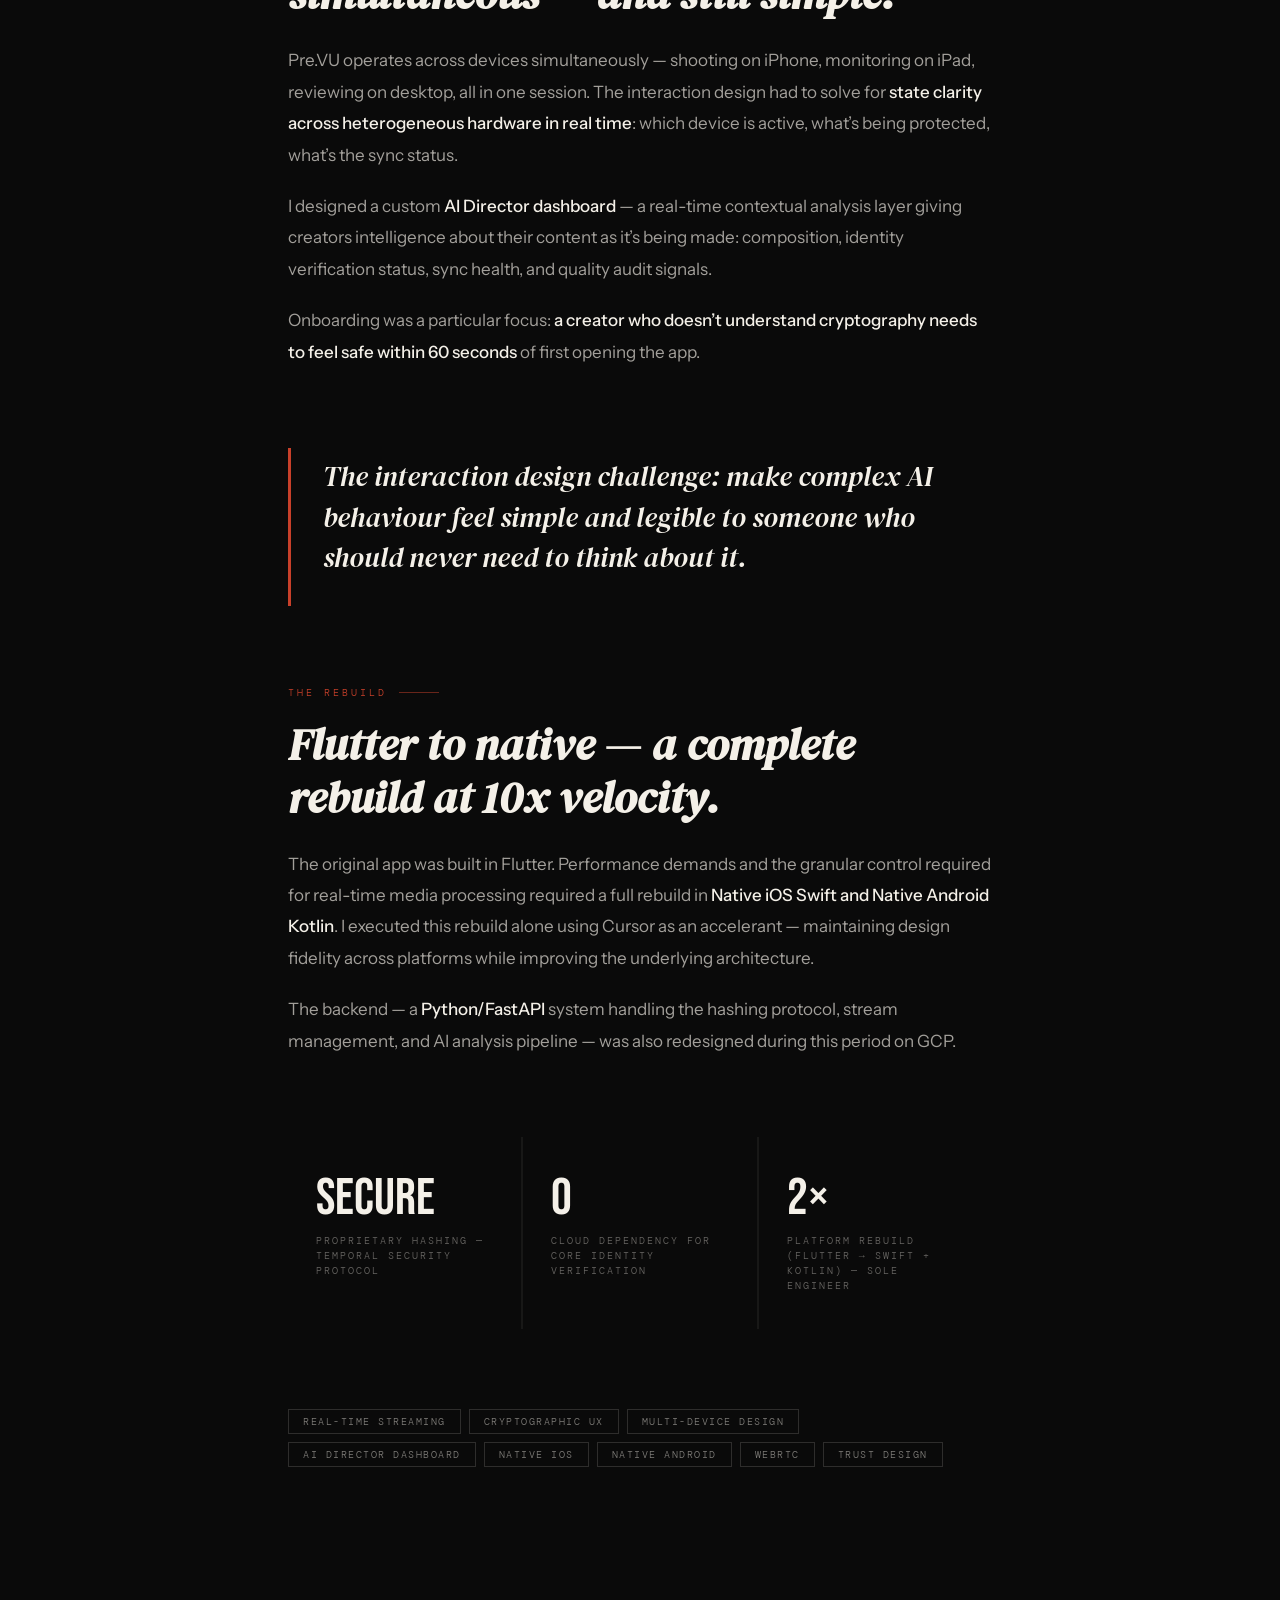
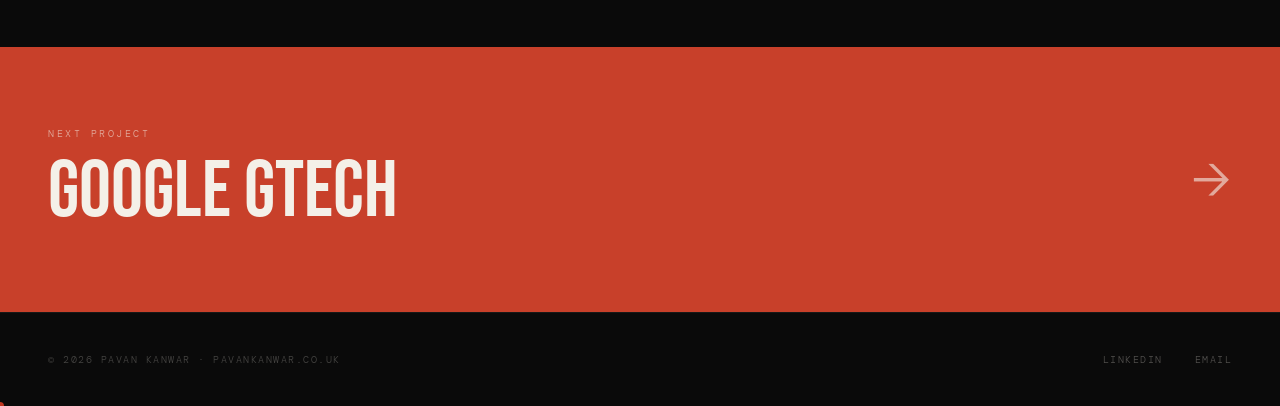
<file: projects/prevulabs.html>
<!DOCTYPE html>
<html lang="en">
<head>
<meta charset="UTF-8">
<meta name="viewport" content="width=device-width, initial-scale=1.0">
<title>PreVULabs.ai — Pavan Kanwar</title>
<meta name="description" content="Real-time AI creative platform — multi-device streaming and cryptographic media identity">
<link rel="preconnect" href="https://fonts.googleapis.com">
<link href="https://fonts.googleapis.com/css2?family=Bebas+Neue&family=DM+Serif+Display:ital@0;1&family=DM+Mono:wght@300;400&family=Instrument+Sans:wght@300;400;500&display=swap" rel="stylesheet">
<link rel="stylesheet" href="../assets/style.css">
</head>
<body><nav>
  <a href="../index.html" class="nav-brand">Pavan Kanwar</a>

  <button class="nav-hamburger" aria-label="Open menu" aria-expanded="false">
    <span></span><span></span><span></span>
  </button>

  <ul class="nav-links">
    <li class="nav-has-dropdown">
      <a href="../index.html#work" class="nav-dropdown-trigger">Work <span class="nav-chevron">▾</span></a>
      <ul class="nav-dropdown">
        <li class="dropdown-group-label">AI &amp; Startups</li>
        <li><a href="soslabs.html">SOSLabs.ai</a></li>
        <li><a href="prevulabs.html">PreVULabs.ai</a></li>
        <li class="dropdown-divider"></li>
        <li class="dropdown-group-label">Enterprise &amp; Consulting</li>
        <li><a href="google.html">Google gTech</a></li>
        <li><a href="mckinsey.html">McKinsey &amp; Novartis</a></li>
        <li><a href="hcl.html">HCL Technologies</a></li>
        <li><a href="osf.html">Hargreaves Lansdown</a></li>
        <li><a href="pwc.html">PwC</a></li>
        <li><a href="trowe.html">T. Rowe Price</a></li>
        <li class="dropdown-divider"></li>
        <li class="dropdown-group-label">Early Work</li>
        <li><a href="agencyvui.html">Agency VUi</a></li>
        <li><a href="rentr.html">Rentr</a></li>
        <li><a href="gumsaver.html">Gumsaver</a></li>
        <li><a href="sparbar.html">Sparbar</a></li>
      </ul>
    </li>
    <li><a href="../index.html#experience">Experience</a></li>
    <li><a href="../index.html#stack">Stack</a></li>
    <li><a href="../index.html#contact">Contact</a></li>
  </ul>

  <div class="nav-mobile-drawer" aria-hidden="true">
    <ul class="nav-mobile-links">
      <li class="mobile-group-label">Work</li>
      <li><a href="soslabs.html">SOSLabs.ai</a></li>
      <li><a href="prevulabs.html">PreVULabs.ai</a></li>
      <li><a href="google.html">Google gTech</a></li>
      <li><a href="mckinsey.html">McKinsey &amp; Novartis</a></li>
      <li><a href="hcl.html">HCL Technologies</a></li>
      <li><a href="osf.html">Hargreaves Lansdown</a></li>
      <li><a href="pwc.html">PwC</a></li>
      <li><a href="trowe.html">T. Rowe Price</a></li>
      <li><a href="agencyvui.html">Agency VUi</a></li>
      <li><a href="rentr.html">Rentr</a></li>
      <li><a href="gumsaver.html">Gumsaver</a></li>
      <li><a href="sparbar.html">Sparbar</a></li>
      <li class="mobile-divider"></li>
      <li><a href="../index.html#experience">Experience</a></li>
      <li><a href="../index.html#stack">Stack</a></li>
      <li><a href="../index.html#contact">Contact</a></li>
    </ul>
  </div>
</nav><div class="case-hero">
  <div class="case-hero-bg" style="background:linear-gradient(135deg,#08060A 0%,#1A0A28 50%,#2A1A3A 100%);"></div>
  <div class="case-hero-overlay"></div>
  <div class="case-hero-content">
    <p class="case-eyebrow">2023 — 2026 · AI Creative Platform · London</p>
    <h1 class="case-title">PRE<br>VU<br>Labs</h1>
    <p class="case-subtitle">Making complex AI behaviour feel simple and legible to a non-technical creator — across multiple devices, simultaneously, in real time.</p>
    <div class="case-meta"><div class="meta-item"><div class="meta-label">Role</div><div class="meta-value">Founding AI Software Engineer</div></div><div class="meta-item"><div class="meta-label">Platform</div><div class="meta-value">iOS · Android · Web Dashboard</div></div><div class="meta-item"><div class="meta-label">Stack</div><div class="meta-value">Swift · Kotlin · FastAPI · GCP</div></div></div>
  </div>
</div><div class="case-body"><div class="case-section">
  <div class="section-tag">The Problem</div>
  <h2>Cryptographic media identity — made human.</h2>
  <p>Content creators face an increasingly hostile environment: <strong>AI-generated deepfakes, stolen footage, disputed ownership, identity fraud</strong>. Pre.VU was built to solve this at the infrastructure level — a proprietary cryptographic hashing and temporal security protocol that creates unforgeable cryptographic proof of media origin.</p><p>The design challenge: <em>this technology is genuinely complex</em>. The interaction design job was to make it completely invisible — creators should feel protected, not educated. Trust signals without technical jargon. Security without friction.</p>
</div>
<div class="case-section">
  <div class="section-tag">The Approach</div>
  <h2>Multi-device, multi-surface, simultaneous — and still simple.</h2>
  <p>Pre.VU operates across devices simultaneously — shooting on iPhone, monitoring on iPad, reviewing on desktop, all in one session. The interaction design had to solve for <strong>state clarity across heterogeneous hardware in real time</strong>: which device is active, what&#8217;s being protected, what&#8217;s the sync status.</p><p>I designed a custom <strong>AI Director dashboard</strong> — a real-time contextual analysis layer giving creators intelligence about their content as it&#8217;s being made: composition, identity verification status, sync health, and quality audit signals.</p><p>Onboarding was a particular focus: <strong>a creator who doesn&#8217;t understand cryptography needs to feel safe within 60 seconds</strong> of first opening the app.</p>
</div>
<div class="case-section"><div class="pull-quote"><p>The interaction design challenge: make complex AI behaviour feel simple and legible to someone who should never need to think about it.</p></div></div>
<div class="case-section">
  <div class="section-tag">The Rebuild</div>
  <h2>Flutter to native — a complete rebuild at 10x velocity.</h2>
  <p>The original app was built in Flutter. Performance demands and the granular control required for real-time media processing required a full rebuild in <strong>Native iOS Swift and Native Android Kotlin</strong>. I executed this rebuild alone using Cursor as an accelerant — maintaining design fidelity across platforms while improving the underlying architecture.</p><p>The backend — a <strong>Python/FastAPI</strong> system handling the hashing protocol, stream management, and AI analysis pipeline — was also redesigned during this period on GCP.</p>
</div>
<div class="case-section"><div class="metrics"><div class="metric"><div class="metric-number">Secure</div><div class="metric-label">Proprietary Hashing — temporal security protocol</div></div><div class="metric"><div class="metric-number">0</div><div class="metric-label">Cloud dependency for core identity verification</div></div><div class="metric"><div class="metric-number">2×</div><div class="metric-label">Platform rebuild (Flutter → Swift + Kotlin) — sole engineer</div></div></div></div>
<div class="case-section"><div class="tag-list"><span class="tag">Real-Time Streaming</span><span class="tag">Cryptographic UX</span><span class="tag">Multi-Device Design</span><span class="tag">AI Director Dashboard</span><span class="tag">Native iOS</span><span class="tag">Native Android</span><span class="tag">WebRTC</span><span class="tag">Trust Design</span></div></div></div><a href="google.html" class="next-project">
  <div><div class="next-label">Next Project</div><div class="next-title">Google gTech</div></div>
  <div class="next-arrow">→</div>
</a><footer>
  <p>© 2026 Pavan Kanwar · pavankanwar.co.uk</p>
  <div class="footer-links">
    <a href="https://linkedin.com/in/pavkanwar" target="_blank" rel="noopener">LinkedIn</a>
    <a href="mailto:pavank101@gmail.com">Email</a>
  </div>
</footer>
<script src="../assets/main.js"></script>
</body></html>
</file>
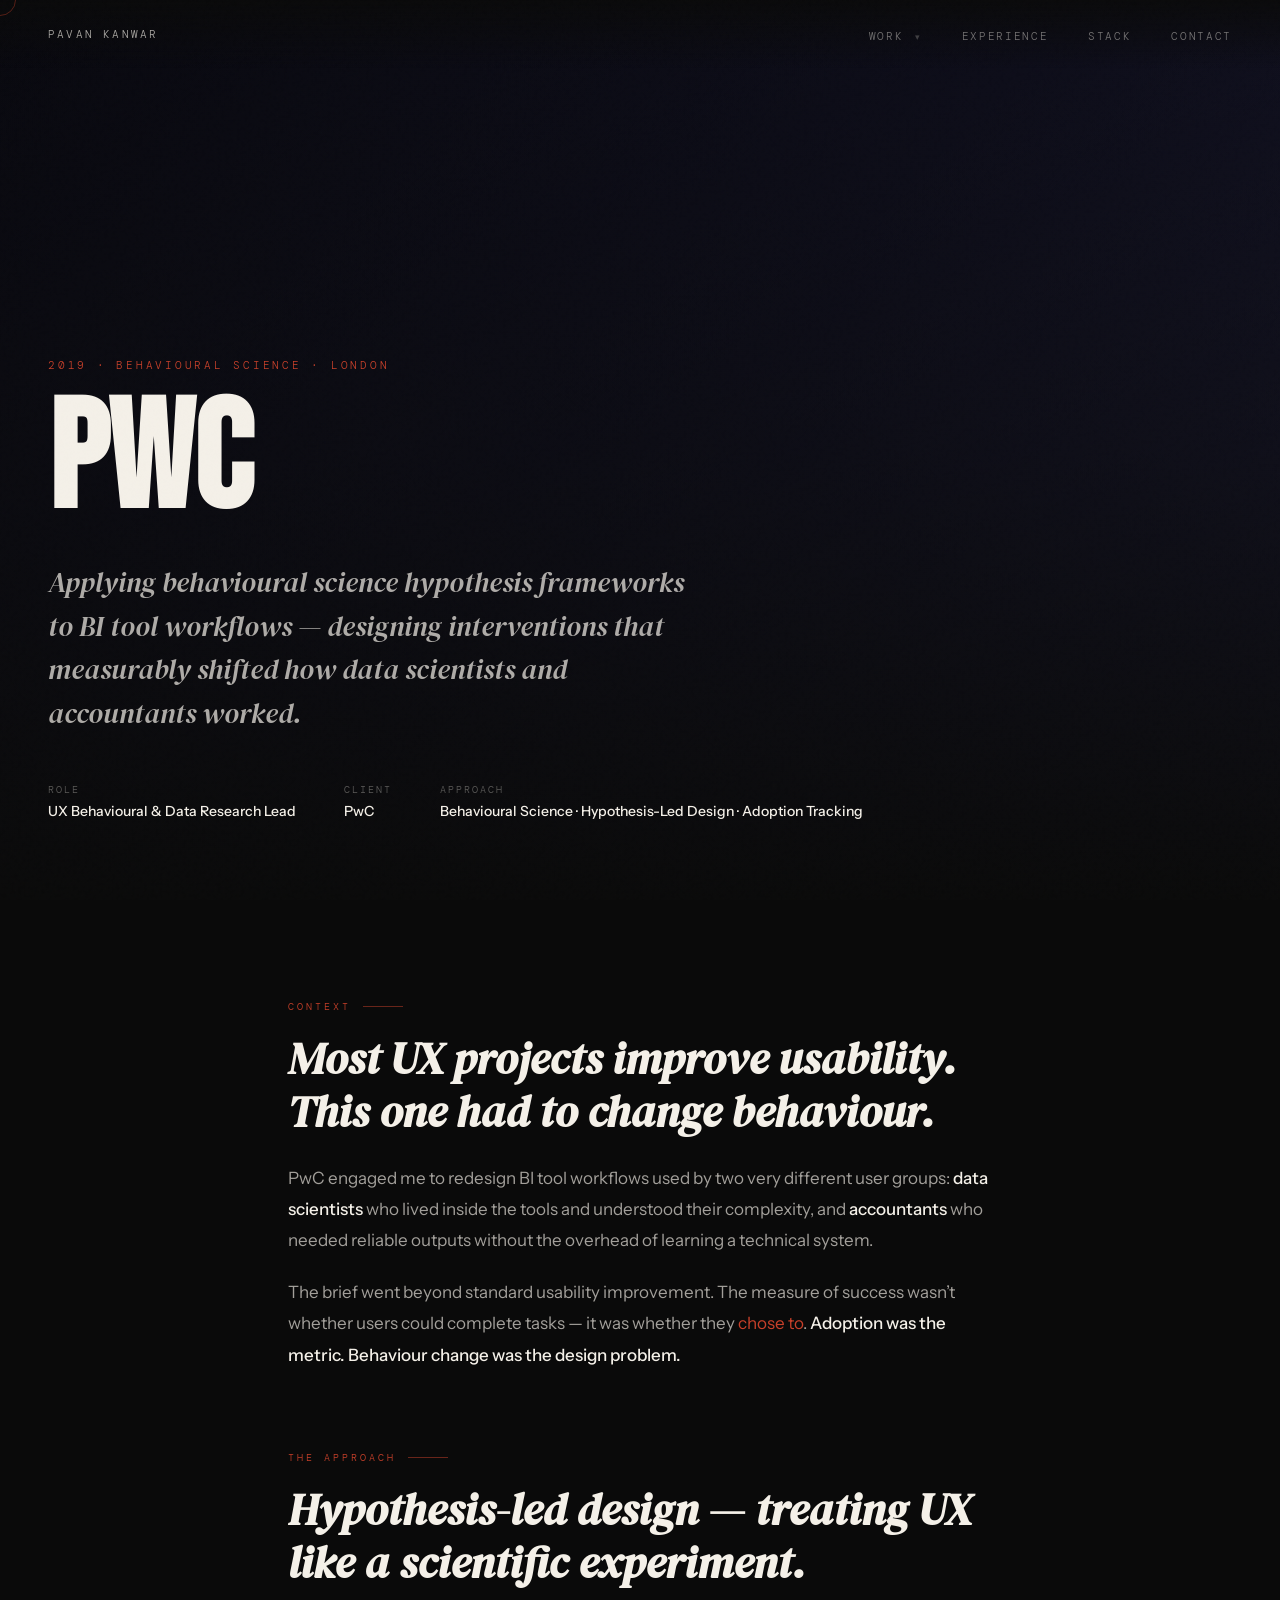
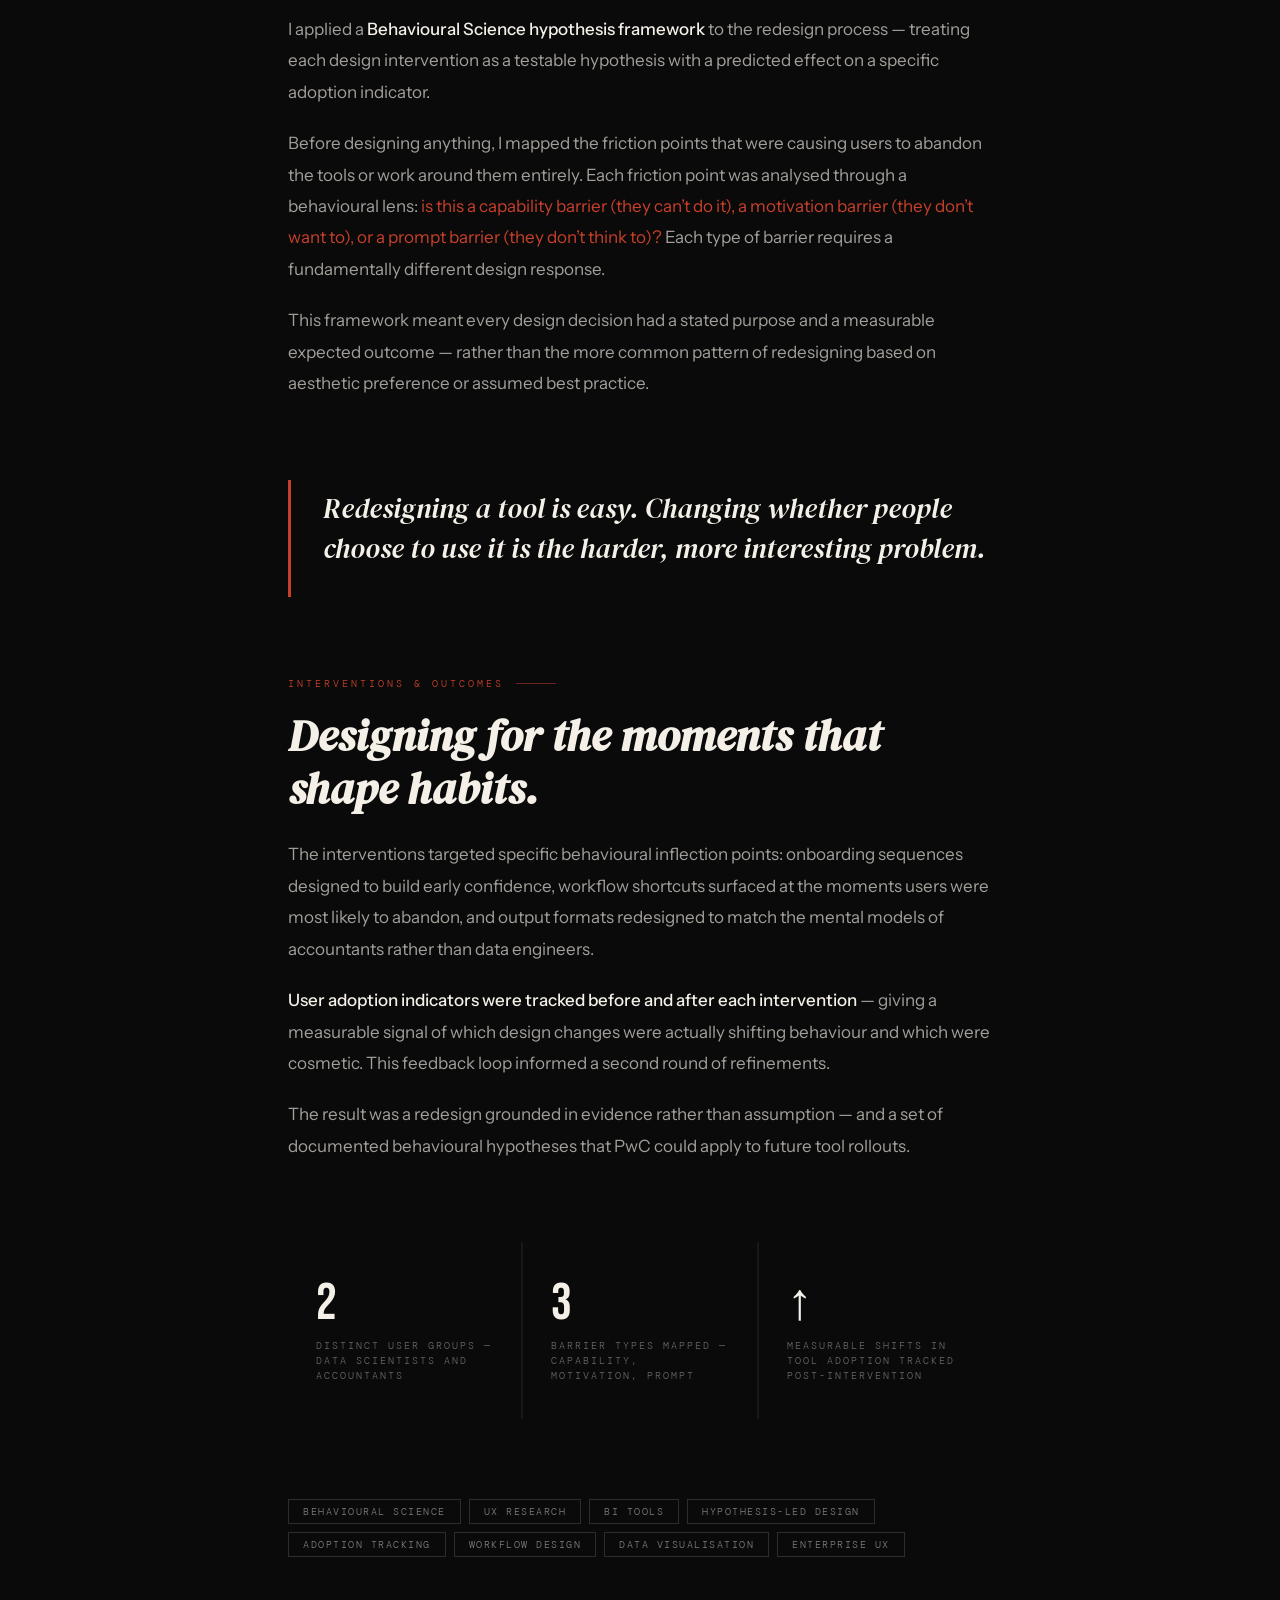
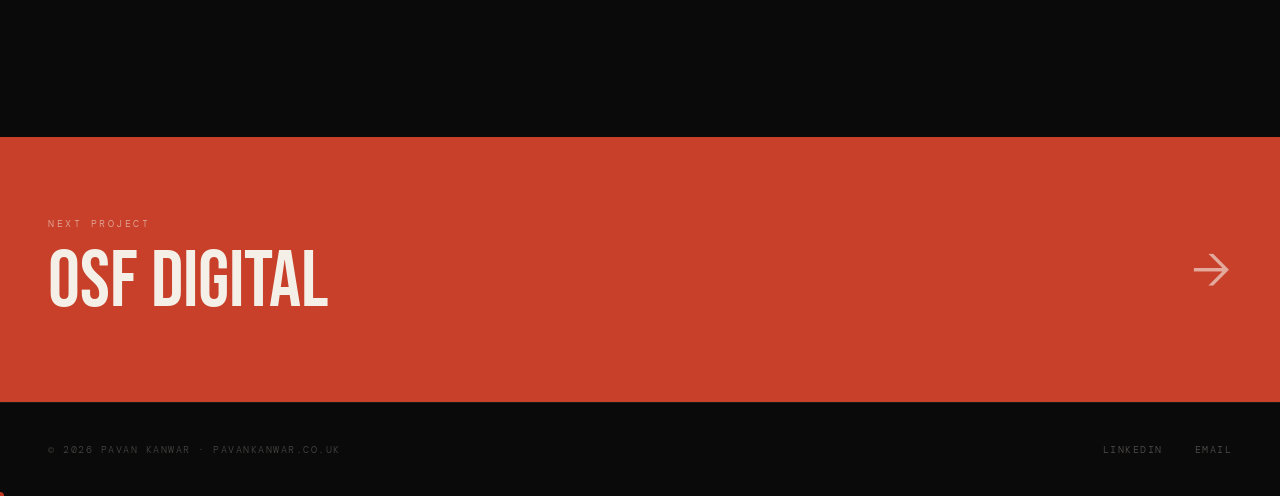
<file: projects/pwc.html>
<!DOCTYPE html>
<html lang="en">
<head>
<meta charset="UTF-8">
<meta name="viewport" content="width=device-width, initial-scale=1.0">
<title>PwC — Behavioural Science & BI — Pavan Kanwar</title>
<meta name="description" content="Redesigning BI tool workflows using behavioural science at PwC">
<link rel="preconnect" href="https://fonts.googleapis.com">
<link href="https://fonts.googleapis.com/css2?family=Bebas+Neue&family=DM+Serif+Display:ital@0;1&family=DM+Mono:wght@300;400&family=Instrument+Sans:wght@300;400;500&display=swap" rel="stylesheet">
<link rel="stylesheet" href="../assets/style.css">
</head>
<body><nav>
  <a href="../index.html" class="nav-brand">Pavan Kanwar</a>

  <button class="nav-hamburger" aria-label="Open menu" aria-expanded="false">
    <span></span><span></span><span></span>
  </button>

  <ul class="nav-links">
    <li class="nav-has-dropdown">
      <a href="../index.html#work" class="nav-dropdown-trigger">Work <span class="nav-chevron">▾</span></a>
      <ul class="nav-dropdown">
        <li class="dropdown-group-label">AI &amp; Startups</li>
        <li><a href="soslabs.html">SOSLabs.ai</a></li>
        <li><a href="prevulabs.html">PreVULabs.ai</a></li>
        <li class="dropdown-divider"></li>
        <li class="dropdown-group-label">Enterprise &amp; Consulting</li>
        <li><a href="google.html">Google gTech</a></li>
        <li><a href="mckinsey.html">McKinsey &amp; Novartis</a></li>
        <li><a href="hcl.html">HCL Technologies</a></li>
        <li><a href="osf.html">Hargreaves Lansdown</a></li>
        <li><a href="pwc.html">PwC</a></li>
        <li><a href="trowe.html">T. Rowe Price</a></li>
        <li class="dropdown-divider"></li>
        <li class="dropdown-group-label">Early Work</li>
        <li><a href="agencyvui.html">Agency VUi</a></li>
        <li><a href="rentr.html">Rentr</a></li>
        <li><a href="gumsaver.html">Gumsaver</a></li>
        <li><a href="sparbar.html">Sparbar</a></li>
      </ul>
    </li>
    <li><a href="../index.html#experience">Experience</a></li>
    <li><a href="../index.html#stack">Stack</a></li>
    <li><a href="../index.html#contact">Contact</a></li>
  </ul>

  <div class="nav-mobile-drawer" aria-hidden="true">
    <ul class="nav-mobile-links">
      <li class="mobile-group-label">Work</li>
      <li><a href="soslabs.html">SOSLabs.ai</a></li>
      <li><a href="prevulabs.html">PreVULabs.ai</a></li>
      <li><a href="google.html">Google gTech</a></li>
      <li><a href="mckinsey.html">McKinsey &amp; Novartis</a></li>
      <li><a href="hcl.html">HCL Technologies</a></li>
      <li><a href="osf.html">Hargreaves Lansdown</a></li>
      <li><a href="pwc.html">PwC</a></li>
      <li><a href="trowe.html">T. Rowe Price</a></li>
      <li><a href="agencyvui.html">Agency VUi</a></li>
      <li><a href="rentr.html">Rentr</a></li>
      <li><a href="gumsaver.html">Gumsaver</a></li>
      <li><a href="sparbar.html">Sparbar</a></li>
      <li class="mobile-divider"></li>
      <li><a href="../index.html#experience">Experience</a></li>
      <li><a href="../index.html#stack">Stack</a></li>
      <li><a href="../index.html#contact">Contact</a></li>
    </ul>
  </div>
</nav><div class="case-hero">
  <div class="case-hero-bg" style="background:linear-gradient(135deg,#080810 0%,#0E0E1E 50%,#181830 100%);"></div>
  <div class="case-hero-overlay"></div>
  <div class="case-hero-content">
    <p class="case-eyebrow">2019 · Behavioural Science · London</p>
    <h1 class="case-title">PwC</h1>
    <p class="case-subtitle">Applying behavioural science hypothesis frameworks to BI tool workflows — designing interventions that measurably shifted how data scientists and accountants worked.</p>
    <div class="case-meta"><div class="meta-item"><div class="meta-label">Role</div><div class="meta-value">UX Behavioural &amp; Data Research Lead</div></div><div class="meta-item"><div class="meta-label">Client</div><div class="meta-value">PwC</div></div><div class="meta-item"><div class="meta-label">Approach</div><div class="meta-value">Behavioural Science · Hypothesis-Led Design · Adoption Tracking</div></div></div>
  </div>
</div><div class="case-body"><div class="case-section">
  <div class="section-tag">Context</div>
  <h2>Most UX projects improve usability. This one had to change behaviour.</h2>
  <p>PwC engaged me to redesign BI tool workflows used by two very different user groups: <strong>data scientists</strong> who lived inside the tools and understood their complexity, and <strong>accountants</strong> who needed reliable outputs without the overhead of learning a technical system.</p><p>The brief went beyond standard usability improvement. The measure of success wasn&#8217;t whether users could complete tasks — it was whether they <em>chose to</em>. <strong>Adoption was the metric. Behaviour change was the design problem.</strong></p>
</div><div class="case-section">
  <div class="section-tag">The Approach</div>
  <h2>Hypothesis-led design — treating UX like a scientific experiment.</h2>
  <p>I applied a <strong>Behavioural Science hypothesis framework</strong> to the redesign process — treating each design intervention as a testable hypothesis with a predicted effect on a specific adoption indicator.</p><p>Before designing anything, I mapped the friction points that were causing users to abandon the tools or work around them entirely. Each friction point was analysed through a behavioural lens: <em>is this a capability barrier (they can&#8217;t do it), a motivation barrier (they don&#8217;t want to), or a prompt barrier (they don&#8217;t think to)?</em> Each type of barrier requires a fundamentally different design response.</p><p>This framework meant every design decision had a stated purpose and a measurable expected outcome — rather than the more common pattern of redesigning based on aesthetic preference or assumed best practice.</p>
</div><div class="case-section"><div class="pull-quote"><p>Redesigning a tool is easy. Changing whether people choose to use it is the harder, more interesting problem.</p></div></div><div class="case-section">
  <div class="section-tag">Interventions & Outcomes</div>
  <h2>Designing for the moments that shape habits.</h2>
  <p>The interventions targeted specific behavioural inflection points: onboarding sequences designed to build early confidence, workflow shortcuts surfaced at the moments users were most likely to abandon, and output formats redesigned to match the mental models of accountants rather than data engineers.</p><p><strong>User adoption indicators were tracked before and after each intervention</strong> — giving a measurable signal of which design changes were actually shifting behaviour and which were cosmetic. This feedback loop informed a second round of refinements.</p><p>The result was a redesign grounded in evidence rather than assumption — and a set of documented behavioural hypotheses that PwC could apply to future tool rollouts.</p>
</div><div class="case-section"><div class="metrics"><div class="metric"><div class="metric-number">2</div><div class="metric-label">Distinct user groups — data scientists and accountants</div></div><div class="metric"><div class="metric-number">3</div><div class="metric-label">Barrier types mapped — capability, motivation, prompt</div></div><div class="metric"><div class="metric-number">↑</div><div class="metric-label">Measurable shifts in tool adoption tracked post-intervention</div></div></div></div><div class="case-section"><div class="tag-list"><span class="tag">Behavioural Science</span><span class="tag">UX Research</span><span class="tag">BI Tools</span><span class="tag">Hypothesis-Led Design</span><span class="tag">Adoption Tracking</span><span class="tag">Workflow Design</span><span class="tag">Data Visualisation</span><span class="tag">Enterprise UX</span></div></div></div><a href="osf.html" class="next-project">
  <div><div class="next-label">Next Project</div><div class="next-title">OSF Digital</div></div>
  <div class="next-arrow">→</div>
</a><footer>
  <p>© 2026 Pavan Kanwar · pavankanwar.co.uk</p>
  <div class="footer-links">
    <a href="https://linkedin.com/in/pavkanwar" target="_blank" rel="noopener">LinkedIn</a>
    <a href="mailto:pavank101@gmail.com">Email</a>
  </div>
</footer>
<script src="../assets/main.js"></script>
</body></html>
</file>
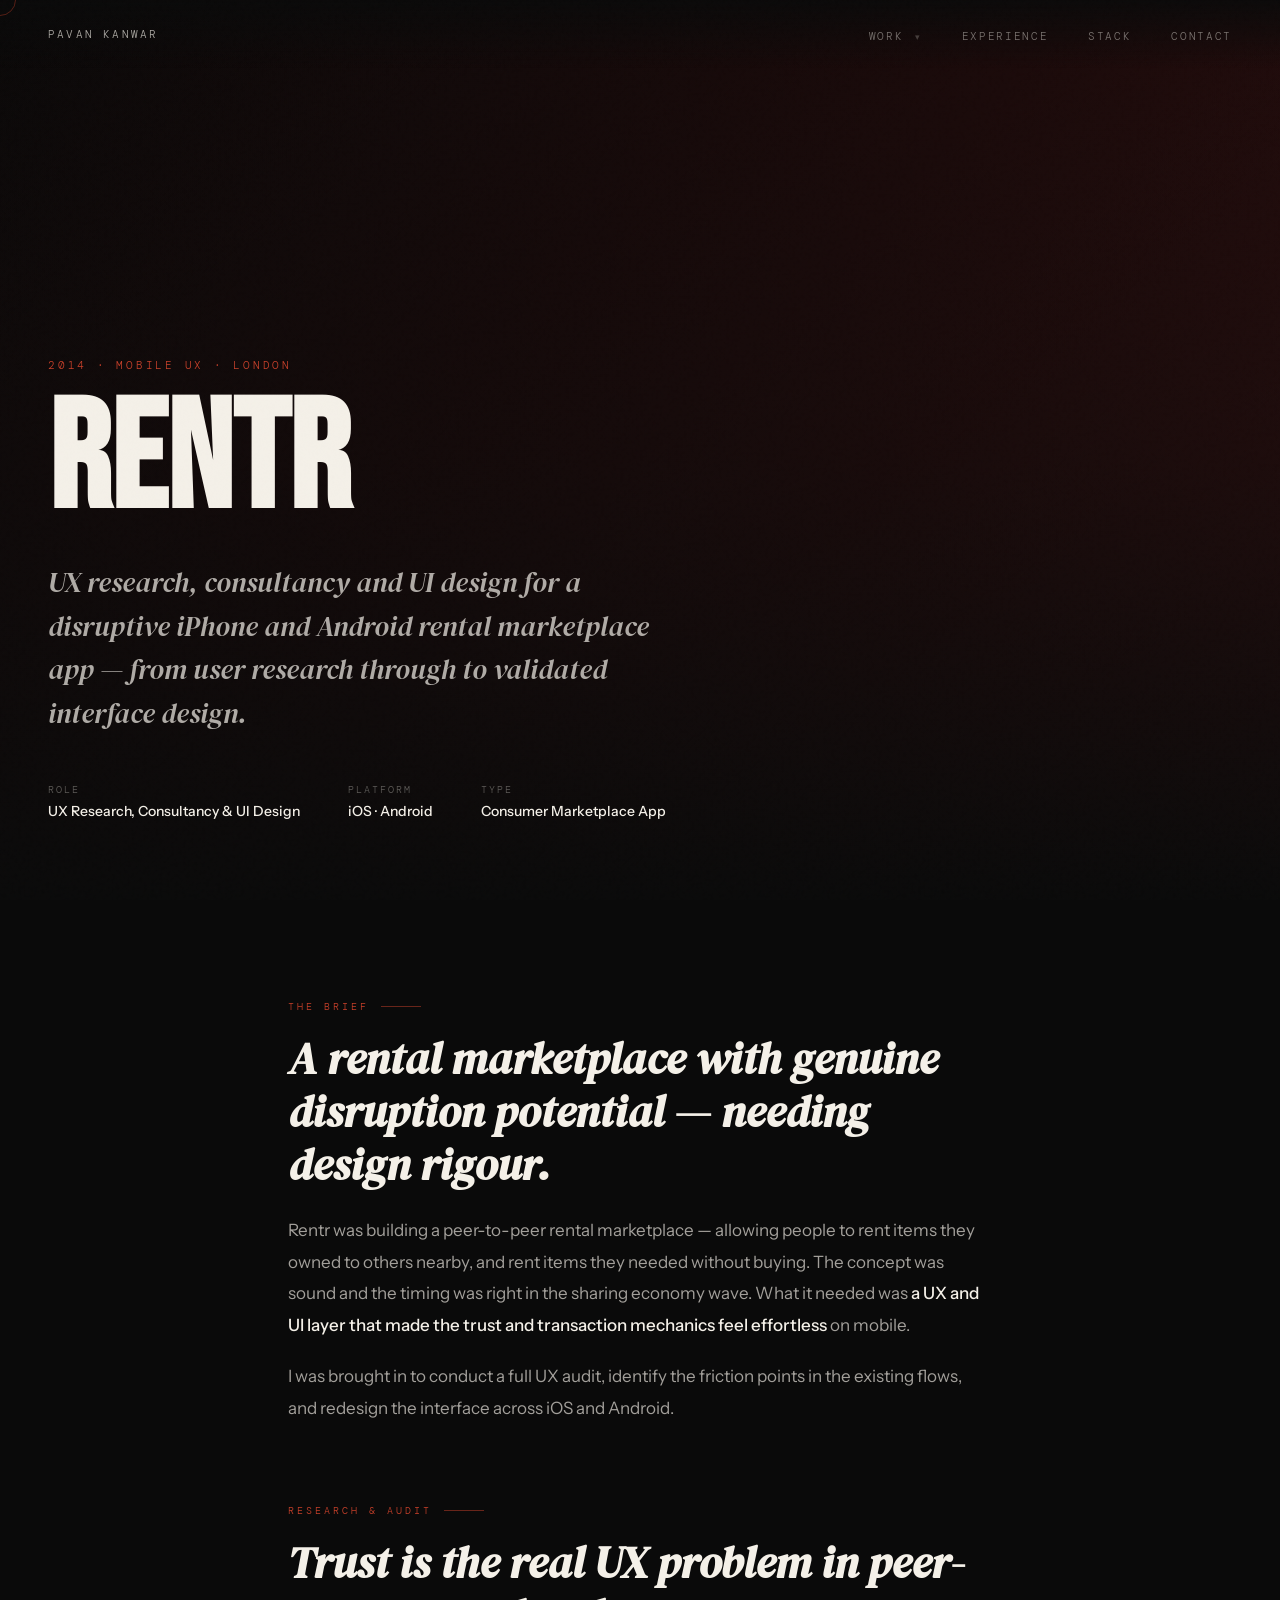
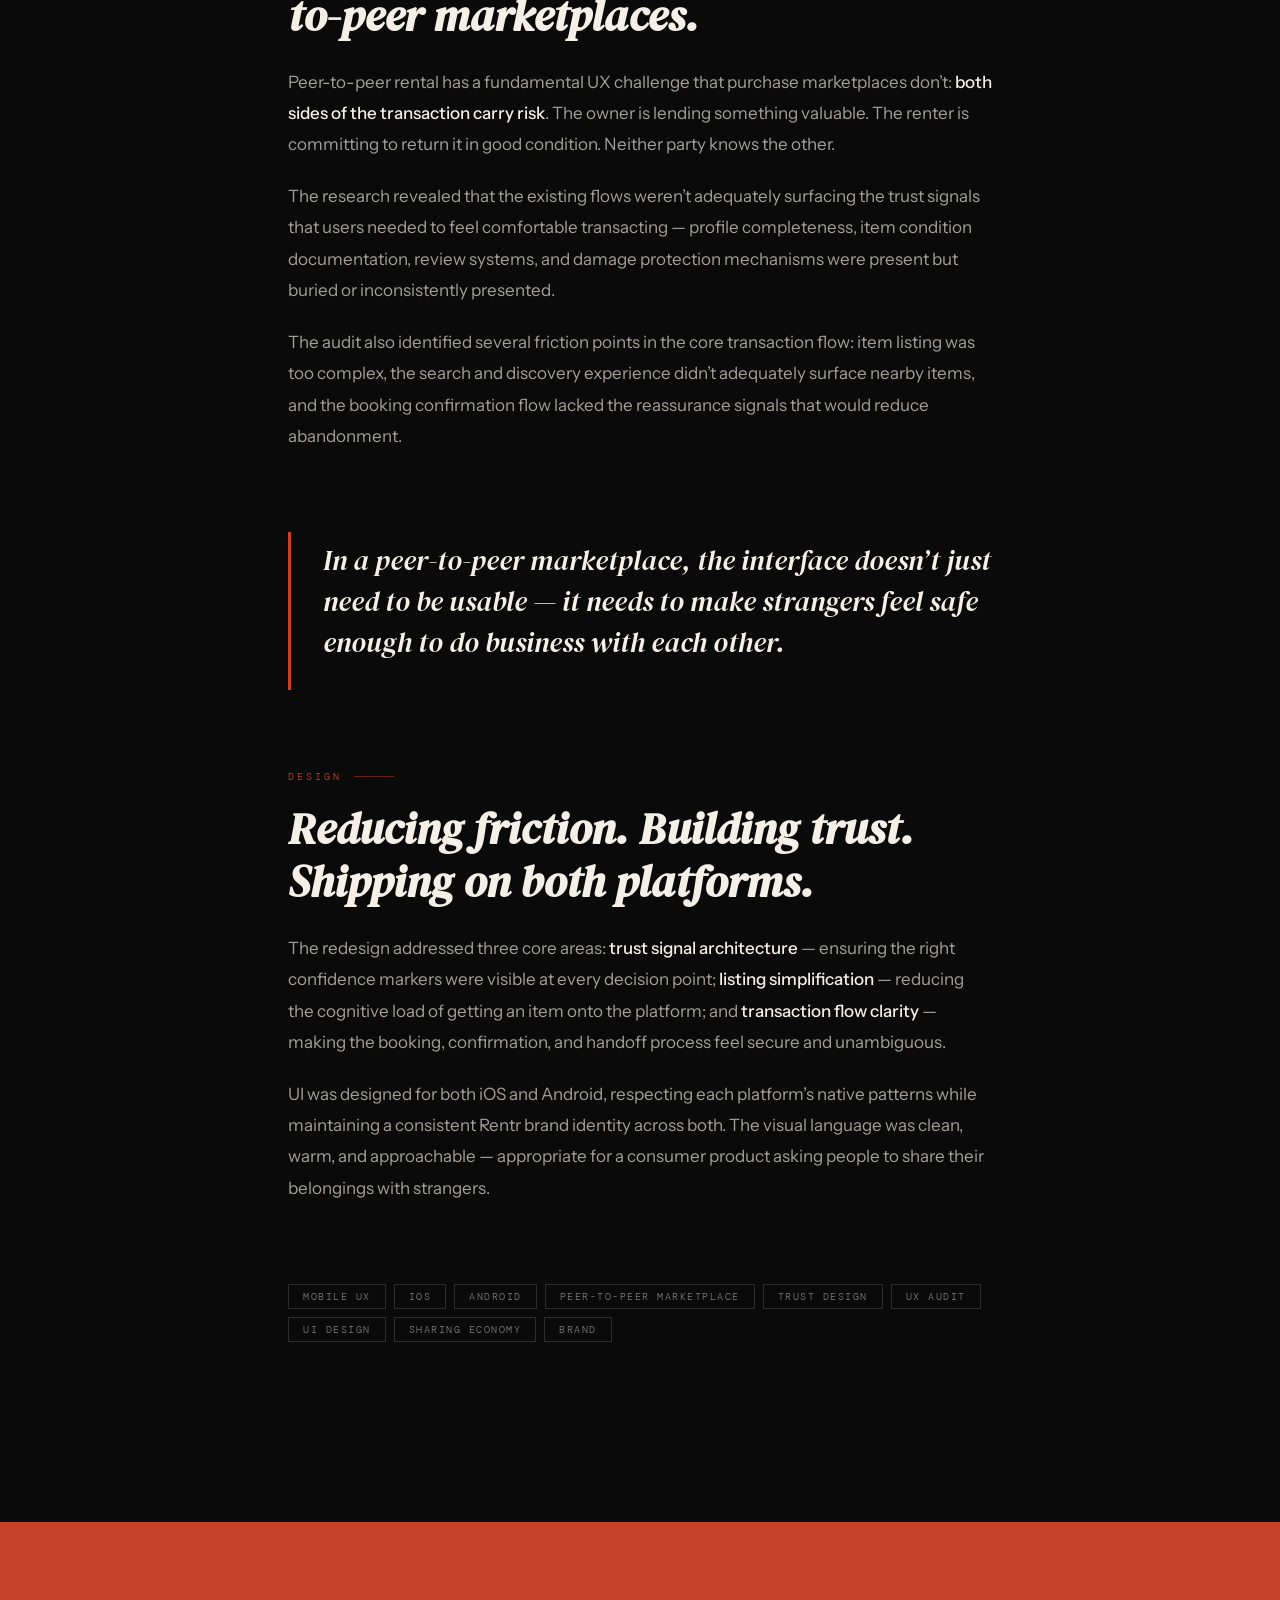
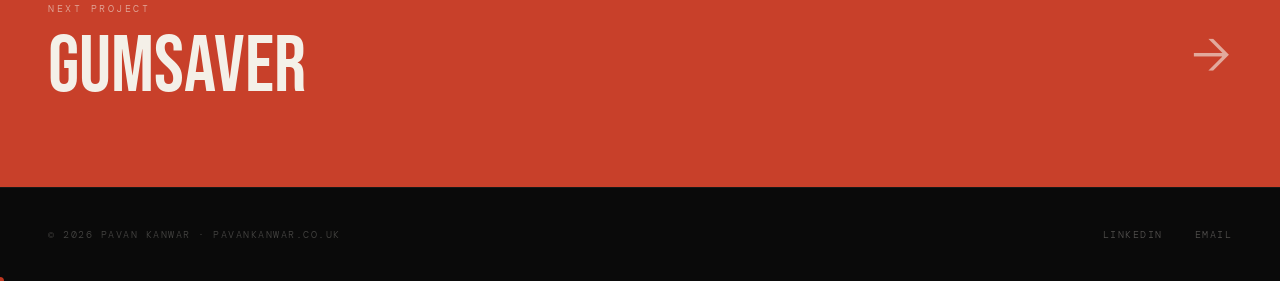
<file: projects/rentr.html>
<!DOCTYPE html>
<html lang="en">
<head>
<meta charset="UTF-8">
<meta name="viewport" content="width=device-width, initial-scale=1.0">
<title>Rentr — UX, UI & Brand Review — Pavan Kanwar</title>
<meta name="description" content="Disruptive rental app — UX research, consultancy and UI design">
<link rel="preconnect" href="https://fonts.googleapis.com">
<link href="https://fonts.googleapis.com/css2?family=Bebas+Neue&family=DM+Serif+Display:ital@0;1&family=DM+Mono:wght@300;400&family=Instrument+Sans:wght@300;400;500&display=swap" rel="stylesheet">
<link rel="stylesheet" href="../assets/style.css">
</head>
<body><nav>
  <a href="../index.html" class="nav-brand">Pavan Kanwar</a>

  <button class="nav-hamburger" aria-label="Open menu" aria-expanded="false">
    <span></span><span></span><span></span>
  </button>

  <ul class="nav-links">
    <li class="nav-has-dropdown">
      <a href="../index.html#work" class="nav-dropdown-trigger">Work <span class="nav-chevron">▾</span></a>
      <ul class="nav-dropdown">
        <li class="dropdown-group-label">AI &amp; Startups</li>
        <li><a href="soslabs.html">SOSLabs.ai</a></li>
        <li><a href="prevulabs.html">PreVULabs.ai</a></li>
        <li class="dropdown-divider"></li>
        <li class="dropdown-group-label">Enterprise &amp; Consulting</li>
        <li><a href="google.html">Google gTech</a></li>
        <li><a href="mckinsey.html">McKinsey &amp; Novartis</a></li>
        <li><a href="hcl.html">HCL Technologies</a></li>
        <li><a href="osf.html">Hargreaves Lansdown</a></li>
        <li><a href="pwc.html">PwC</a></li>
        <li><a href="trowe.html">T. Rowe Price</a></li>
        <li class="dropdown-divider"></li>
        <li class="dropdown-group-label">Early Work</li>
        <li><a href="agencyvui.html">Agency VUi</a></li>
        <li><a href="rentr.html">Rentr</a></li>
        <li><a href="gumsaver.html">Gumsaver</a></li>
        <li><a href="sparbar.html">Sparbar</a></li>
      </ul>
    </li>
    <li><a href="../index.html#experience">Experience</a></li>
    <li><a href="../index.html#stack">Stack</a></li>
    <li><a href="../index.html#contact">Contact</a></li>
  </ul>

  <div class="nav-mobile-drawer" aria-hidden="true">
    <ul class="nav-mobile-links">
      <li class="mobile-group-label">Work</li>
      <li><a href="soslabs.html">SOSLabs.ai</a></li>
      <li><a href="prevulabs.html">PreVULabs.ai</a></li>
      <li><a href="google.html">Google gTech</a></li>
      <li><a href="mckinsey.html">McKinsey &amp; Novartis</a></li>
      <li><a href="hcl.html">HCL Technologies</a></li>
      <li><a href="osf.html">Hargreaves Lansdown</a></li>
      <li><a href="pwc.html">PwC</a></li>
      <li><a href="trowe.html">T. Rowe Price</a></li>
      <li><a href="agencyvui.html">Agency VUi</a></li>
      <li><a href="rentr.html">Rentr</a></li>
      <li><a href="gumsaver.html">Gumsaver</a></li>
      <li><a href="sparbar.html">Sparbar</a></li>
      <li class="mobile-divider"></li>
      <li><a href="../index.html#experience">Experience</a></li>
      <li><a href="../index.html#stack">Stack</a></li>
      <li><a href="../index.html#contact">Contact</a></li>
    </ul>
  </div>
</nav><div class="case-hero">
  <div class="case-hero-bg" style="background:linear-gradient(135deg,#0A0808 0%,#200A0A 50%,#3A1010 100%);"></div>
  <div class="case-hero-overlay"></div>
  <div class="case-hero-content">
    <p class="case-eyebrow">2014 · Mobile UX · London</p>
    <h1 class="case-title">RENTR</h1>
    <p class="case-subtitle">UX research, consultancy and UI design for a disruptive iPhone and Android rental marketplace app — from user research through to validated interface design.</p>
    <div class="case-meta"><div class="meta-item"><div class="meta-label">Role</div><div class="meta-value">UX Research, Consultancy &amp; UI Design</div></div><div class="meta-item"><div class="meta-label">Platform</div><div class="meta-value">iOS · Android</div></div><div class="meta-item"><div class="meta-label">Type</div><div class="meta-value">Consumer Marketplace App</div></div></div>
  </div>
</div><div class="case-body"><div class="case-section">
  <div class="section-tag">The Brief</div>
  <h2>A rental marketplace with genuine disruption potential — needing design rigour.</h2>
  <p>Rentr was building a peer-to-peer rental marketplace — allowing people to rent items they owned to others nearby, and rent items they needed without buying. The concept was sound and the timing was right in the sharing economy wave. What it needed was <strong>a UX and UI layer that made the trust and transaction mechanics feel effortless</strong> on mobile.</p><p>I was brought in to conduct a full UX audit, identify the friction points in the existing flows, and redesign the interface across iOS and Android.</p>
</div><div class="case-section">
  <div class="section-tag">Research & Audit</div>
  <h2>Trust is the real UX problem in peer-to-peer marketplaces.</h2>
  <p>Peer-to-peer rental has a fundamental UX challenge that purchase marketplaces don&#8217;t: <strong>both sides of the transaction carry risk</strong>. The owner is lending something valuable. The renter is committing to return it in good condition. Neither party knows the other.</p><p>The research revealed that the existing flows weren&#8217;t adequately surfacing the trust signals that users needed to feel comfortable transacting — profile completeness, item condition documentation, review systems, and damage protection mechanisms were present but buried or inconsistently presented.</p><p>The audit also identified several friction points in the core transaction flow: item listing was too complex, the search and discovery experience didn&#8217;t adequately surface nearby items, and the booking confirmation flow lacked the reassurance signals that would reduce abandonment.</p>
</div><div class="case-section"><div class="pull-quote"><p>In a peer-to-peer marketplace, the interface doesn&#8217;t just need to be usable — it needs to make strangers feel safe enough to do business with each other.</p></div></div><div class="case-section">
  <div class="section-tag">Design</div>
  <h2>Reducing friction. Building trust. Shipping on both platforms.</h2>
  <p>The redesign addressed three core areas: <strong>trust signal architecture</strong> — ensuring the right confidence markers were visible at every decision point; <strong>listing simplification</strong> — reducing the cognitive load of getting an item onto the platform; and <strong>transaction flow clarity</strong> — making the booking, confirmation, and handoff process feel secure and unambiguous.</p><p>UI was designed for both iOS and Android, respecting each platform&#8217;s native patterns while maintaining a consistent Rentr brand identity across both. The visual language was clean, warm, and approachable — appropriate for a consumer product asking people to share their belongings with strangers.</p>
</div><div class="case-section"><div class="tag-list"><span class="tag">Mobile UX</span><span class="tag">iOS</span><span class="tag">Android</span><span class="tag">Peer-to-Peer Marketplace</span><span class="tag">Trust Design</span><span class="tag">UX Audit</span><span class="tag">UI Design</span><span class="tag">Sharing Economy</span><span class="tag">Brand</span></div></div></div><a href="gumsaver.html" class="next-project">
  <div><div class="next-label">Next Project</div><div class="next-title">Gumsaver</div></div>
  <div class="next-arrow">→</div>
</a><footer>
  <p>© 2026 Pavan Kanwar · pavankanwar.co.uk</p>
  <div class="footer-links">
    <a href="https://linkedin.com/in/pavkanwar" target="_blank" rel="noopener">LinkedIn</a>
    <a href="mailto:pavank101@gmail.com">Email</a>
  </div>
</footer>
<script src="../assets/main.js"></script>
</body></html>
</file>
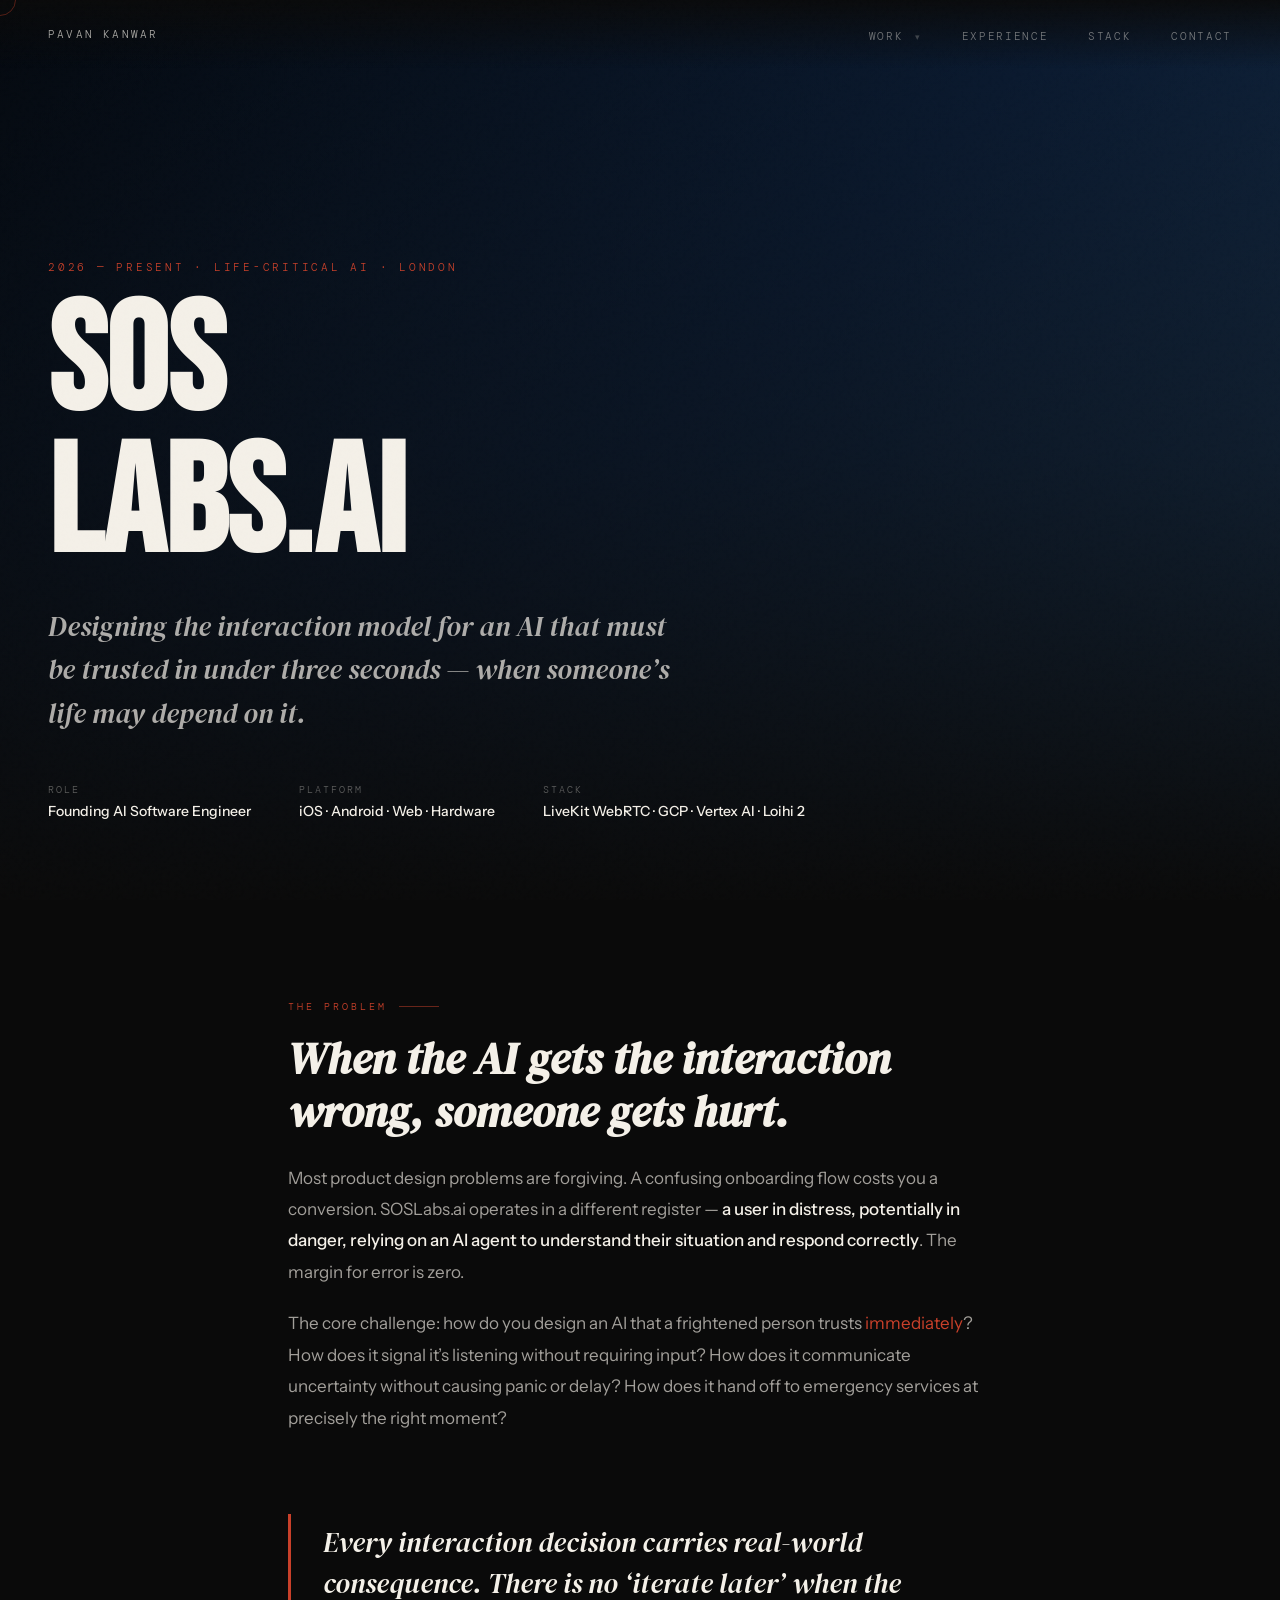
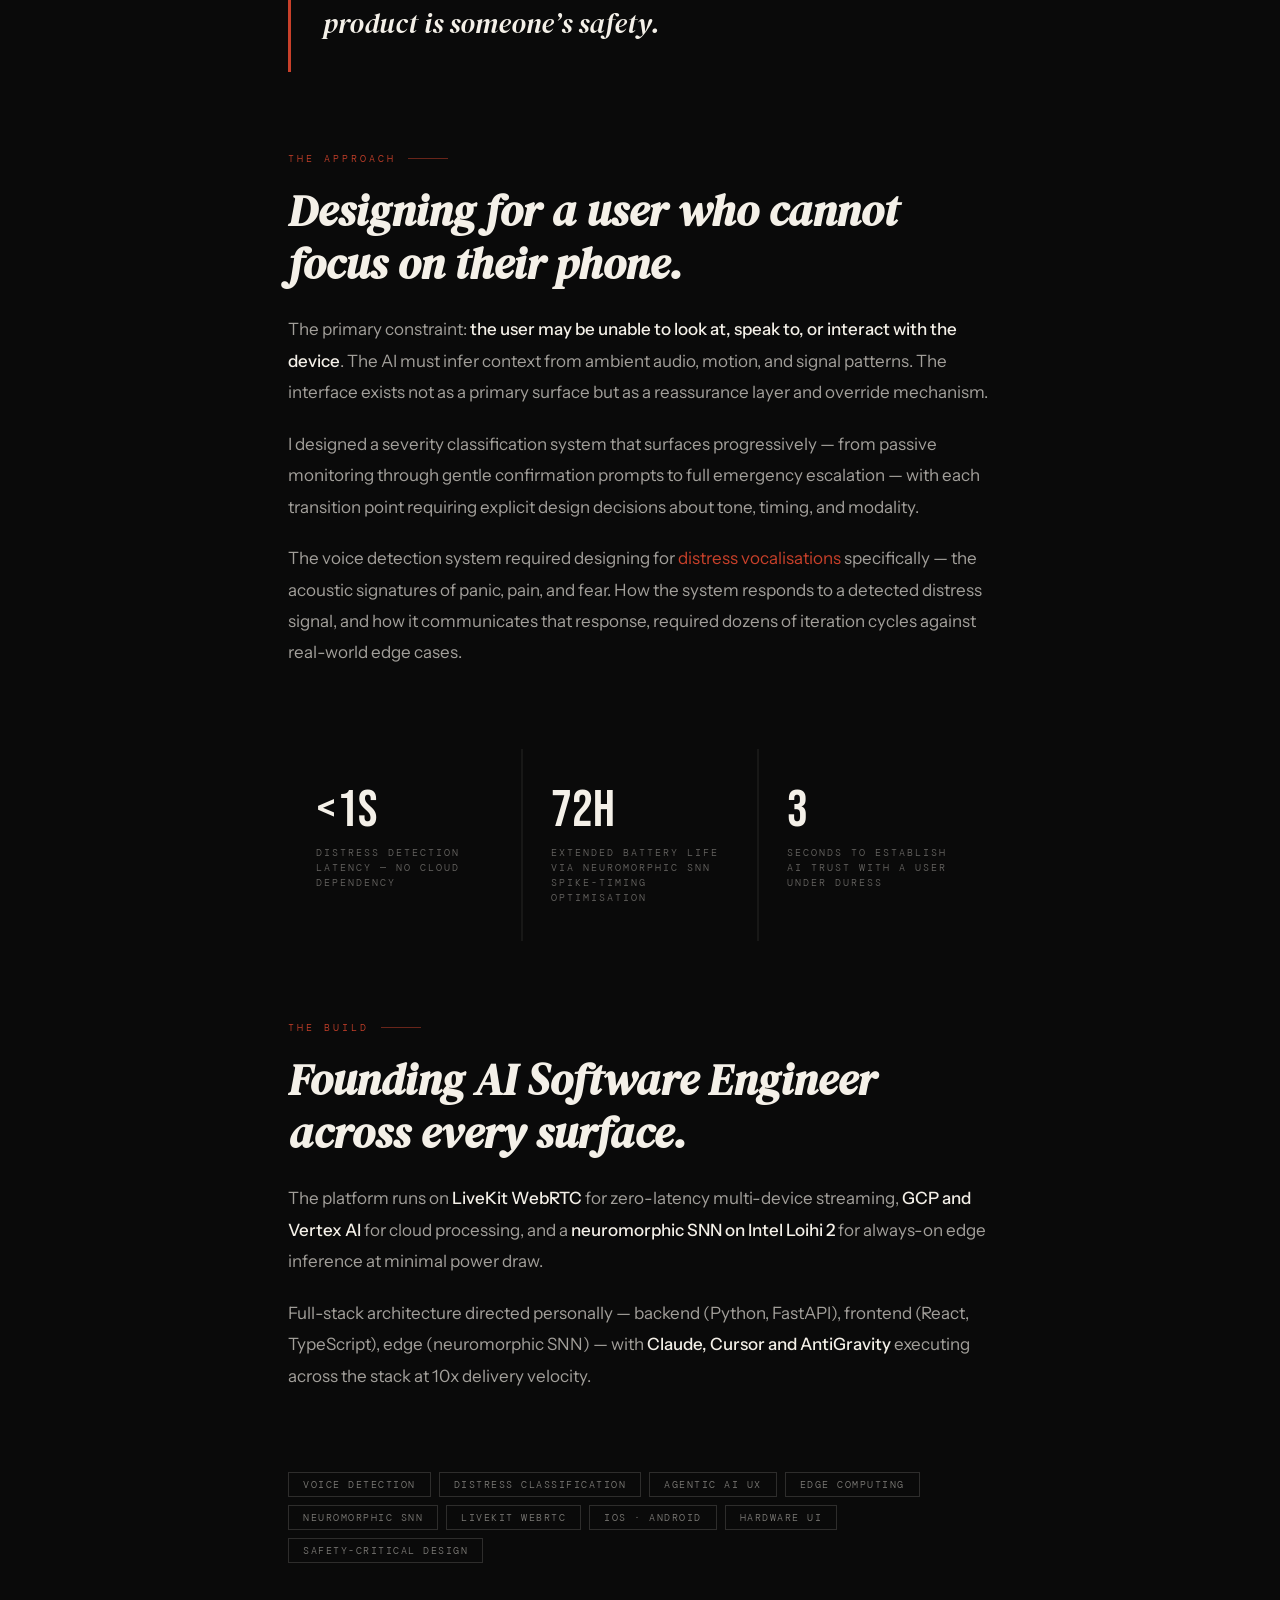
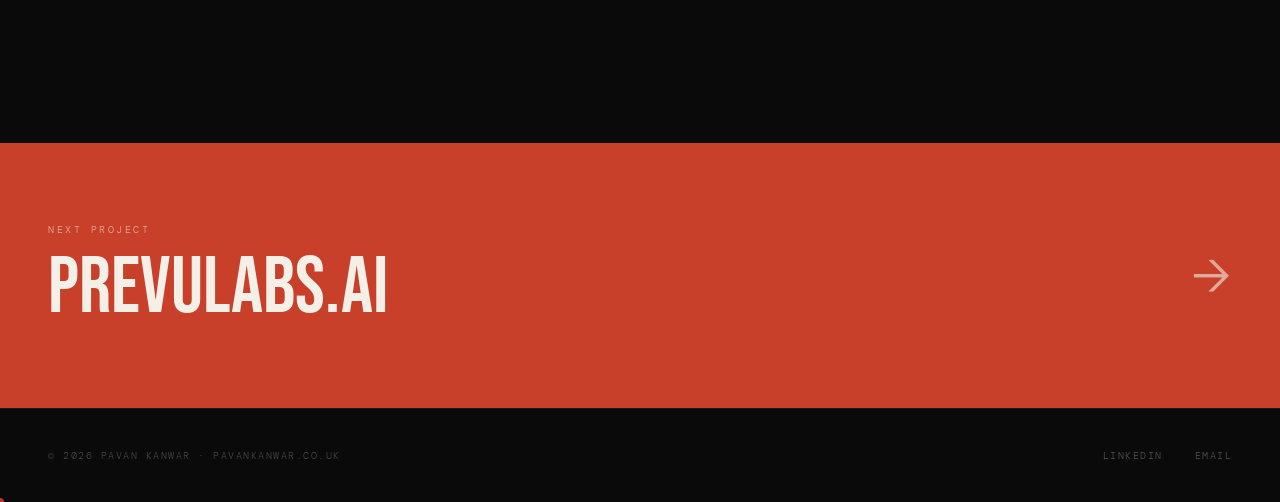
<file: projects/soslabs.html>
<!DOCTYPE html>
<html lang="en">
<head>
<meta charset="UTF-8">
<meta name="viewport" content="width=device-width, initial-scale=1.0">
<title>SOSLabs.ai — Pavan Kanwar</title>
<meta name="description" content="Life-critical AI safety platform — interaction design for emergencies">
<link rel="preconnect" href="https://fonts.googleapis.com">
<link href="https://fonts.googleapis.com/css2?family=Bebas+Neue&family=DM+Serif+Display:ital@0;1&family=DM+Mono:wght@300;400&family=Instrument+Sans:wght@300;400;500&display=swap" rel="stylesheet">
<link rel="stylesheet" href="../assets/style.css">
</head>
<body><nav>
  <a href="../index.html" class="nav-brand">Pavan Kanwar</a>

  <button class="nav-hamburger" aria-label="Open menu" aria-expanded="false">
    <span></span><span></span><span></span>
  </button>

  <ul class="nav-links">
    <li class="nav-has-dropdown">
      <a href="../index.html#work" class="nav-dropdown-trigger">Work <span class="nav-chevron">▾</span></a>
      <ul class="nav-dropdown">
        <li class="dropdown-group-label">AI &amp; Startups</li>
        <li><a href="soslabs.html">SOSLabs.ai</a></li>
        <li><a href="prevulabs.html">PreVULabs.ai</a></li>
        <li class="dropdown-divider"></li>
        <li class="dropdown-group-label">Enterprise &amp; Consulting</li>
        <li><a href="google.html">Google gTech</a></li>
        <li><a href="mckinsey.html">McKinsey &amp; Novartis</a></li>
        <li><a href="hcl.html">HCL Technologies</a></li>
        <li><a href="osf.html">Hargreaves Lansdown</a></li>
        <li><a href="pwc.html">PwC</a></li>
        <li><a href="trowe.html">T. Rowe Price</a></li>
        <li class="dropdown-divider"></li>
        <li class="dropdown-group-label">Early Work</li>
        <li><a href="agencyvui.html">Agency VUi</a></li>
        <li><a href="rentr.html">Rentr</a></li>
        <li><a href="gumsaver.html">Gumsaver</a></li>
        <li><a href="sparbar.html">Sparbar</a></li>
      </ul>
    </li>
    <li><a href="../index.html#experience">Experience</a></li>
    <li><a href="../index.html#stack">Stack</a></li>
    <li><a href="../index.html#contact">Contact</a></li>
  </ul>

  <div class="nav-mobile-drawer" aria-hidden="true">
    <ul class="nav-mobile-links">
      <li class="mobile-group-label">Work</li>
      <li><a href="soslabs.html">SOSLabs.ai</a></li>
      <li><a href="prevulabs.html">PreVULabs.ai</a></li>
      <li><a href="google.html">Google gTech</a></li>
      <li><a href="mckinsey.html">McKinsey &amp; Novartis</a></li>
      <li><a href="hcl.html">HCL Technologies</a></li>
      <li><a href="osf.html">Hargreaves Lansdown</a></li>
      <li><a href="pwc.html">PwC</a></li>
      <li><a href="trowe.html">T. Rowe Price</a></li>
      <li><a href="agencyvui.html">Agency VUi</a></li>
      <li><a href="rentr.html">Rentr</a></li>
      <li><a href="gumsaver.html">Gumsaver</a></li>
      <li><a href="sparbar.html">Sparbar</a></li>
      <li class="mobile-divider"></li>
      <li><a href="../index.html#experience">Experience</a></li>
      <li><a href="../index.html#stack">Stack</a></li>
      <li><a href="../index.html#contact">Contact</a></li>
    </ul>
  </div>
</nav><div class="case-hero">
  <div class="case-hero-bg" style="background:linear-gradient(135deg,#020810 0%,#0A1E3A 50%,#1A3A5C 100%);"></div>
  <div class="case-hero-overlay"></div>
  <div class="case-hero-content">
    <p class="case-eyebrow">2026 — Present · Life-Critical AI · London</p>
    <h1 class="case-title">SOS<br>Labs.ai</h1>
    <p class="case-subtitle">Designing the interaction model for an AI that must be trusted in under three seconds — when someone&#8217;s life may depend on it.</p>
    <div class="case-meta"><div class="meta-item"><div class="meta-label">Role</div><div class="meta-value">Founding AI Software Engineer</div></div><div class="meta-item"><div class="meta-label">Platform</div><div class="meta-value">iOS · Android · Web · Hardware</div></div><div class="meta-item"><div class="meta-label">Stack</div><div class="meta-value">LiveKit WebRTC · GCP · Vertex AI · Loihi 2</div></div></div>
  </div>
</div><div class="case-body"><div class="case-section">
  <div class="section-tag">The Problem</div>
  <h2>When the AI gets the interaction wrong, someone gets hurt.</h2>
  <p>Most product design problems are forgiving. A confusing onboarding flow costs you a conversion. SOSLabs.ai operates in a different register — <strong>a user in distress, potentially in danger, relying on an AI agent to understand their situation and respond correctly</strong>. The margin for error is zero.</p><p>The core challenge: how do you design an AI that a frightened person trusts <em>immediately</em>? How does it signal it&#8217;s listening without requiring input? How does it communicate uncertainty without causing panic or delay? How does it hand off to emergency services at precisely the right moment?</p>
</div>
<div class="case-section"><div class="pull-quote"><p>Every interaction decision carries real-world consequence. There is no &#8216;iterate later&#8217; when the product is someone&#8217;s safety.</p></div></div>
<div class="case-section">
  <div class="section-tag">The Approach</div>
  <h2>Designing for a user who cannot focus on their phone.</h2>
  <p>The primary constraint: <strong>the user may be unable to look at, speak to, or interact with the device</strong>. The AI must infer context from ambient audio, motion, and signal patterns. The interface exists not as a primary surface but as a reassurance layer and override mechanism.</p><p>I designed a severity classification system that surfaces progressively — from passive monitoring through gentle confirmation prompts to full emergency escalation — with each transition point requiring explicit design decisions about tone, timing, and modality.</p><p>The voice detection system required designing for <em>distress vocalisations</em> specifically — the acoustic signatures of panic, pain, and fear. How the system responds to a detected distress signal, and how it communicates that response, required dozens of iteration cycles against real-world edge cases.</p>
</div>
<div class="case-section"><div class="metrics"><div class="metric"><div class="metric-number">&lt;1s</div><div class="metric-label">Distress detection latency — no cloud dependency</div></div><div class="metric"><div class="metric-number">72h</div><div class="metric-label">Extended battery life via neuromorphic SNN spike-timing optimisation</div></div><div class="metric"><div class="metric-number">3</div><div class="metric-label">Seconds to establish AI trust with a user under duress</div></div></div></div>
<div class="case-section">
  <div class="section-tag">The Build</div>
  <h2>Founding AI Software Engineer across every surface.</h2>
  <p>The platform runs on <strong>LiveKit WebRTC</strong> for zero-latency multi-device streaming, <strong>GCP and Vertex AI</strong> for cloud processing, and a <strong>neuromorphic SNN on Intel Loihi 2</strong> for always-on edge inference at minimal power draw.</p><p>Full-stack architecture directed personally — backend (Python, FastAPI), frontend (React, TypeScript), edge (neuromorphic SNN) — with <strong>Claude, Cursor and AntiGravity</strong> executing across the stack at 10x delivery velocity.</p>
</div>
<div class="case-section"><div class="tag-list"><span class="tag">Voice Detection</span><span class="tag">Distress Classification</span><span class="tag">Agentic AI UX</span><span class="tag">Edge Computing</span><span class="tag">Neuromorphic SNN</span><span class="tag">LiveKit WebRTC</span><span class="tag">iOS · Android</span><span class="tag">Hardware UI</span><span class="tag">Safety-Critical Design</span></div></div></div><a href="prevulabs.html" class="next-project">
  <div><div class="next-label">Next Project</div><div class="next-title">PreVULabs.ai</div></div>
  <div class="next-arrow">→</div>
</a><footer>
  <p>© 2026 Pavan Kanwar · pavankanwar.co.uk</p>
  <div class="footer-links">
    <a href="https://linkedin.com/in/pavkanwar" target="_blank" rel="noopener">LinkedIn</a>
    <a href="mailto:pavank101@gmail.com">Email</a>
  </div>
</footer>
<script src="../assets/main.js"></script>
</body></html>
</file>
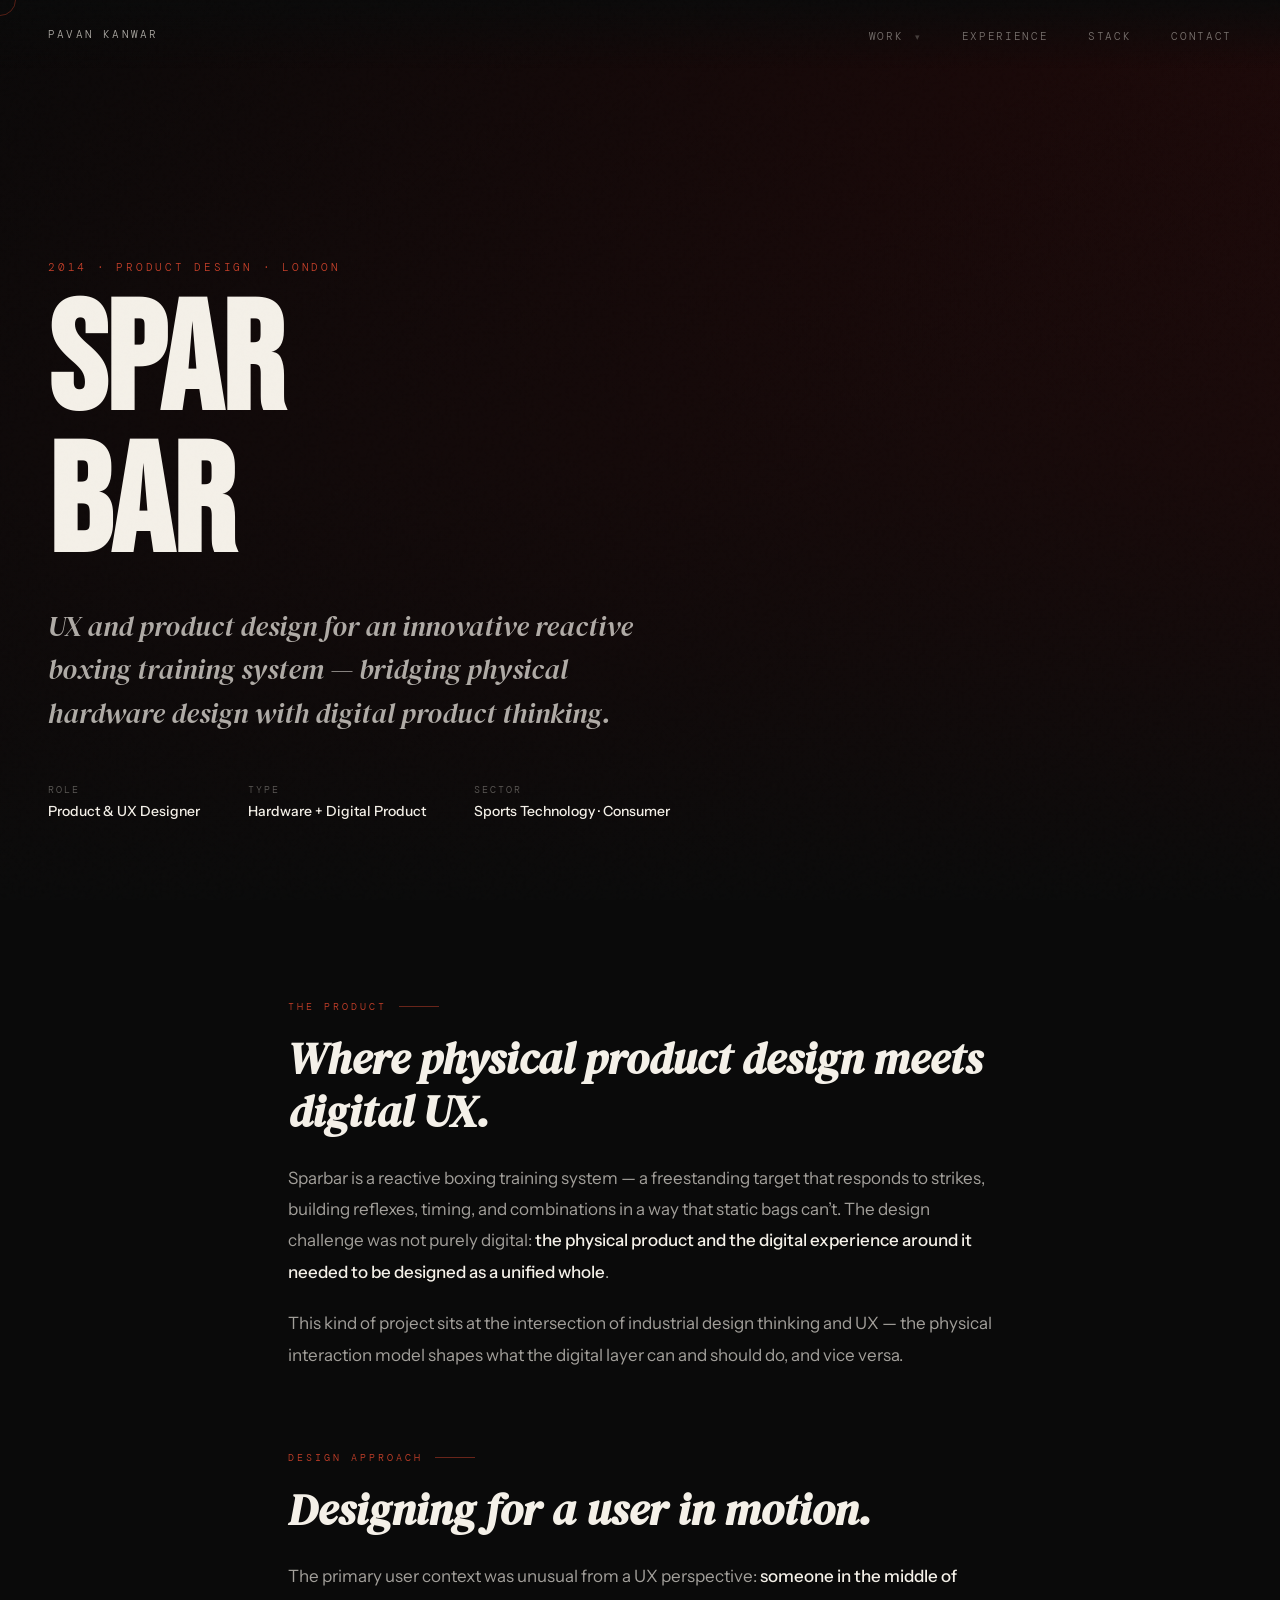
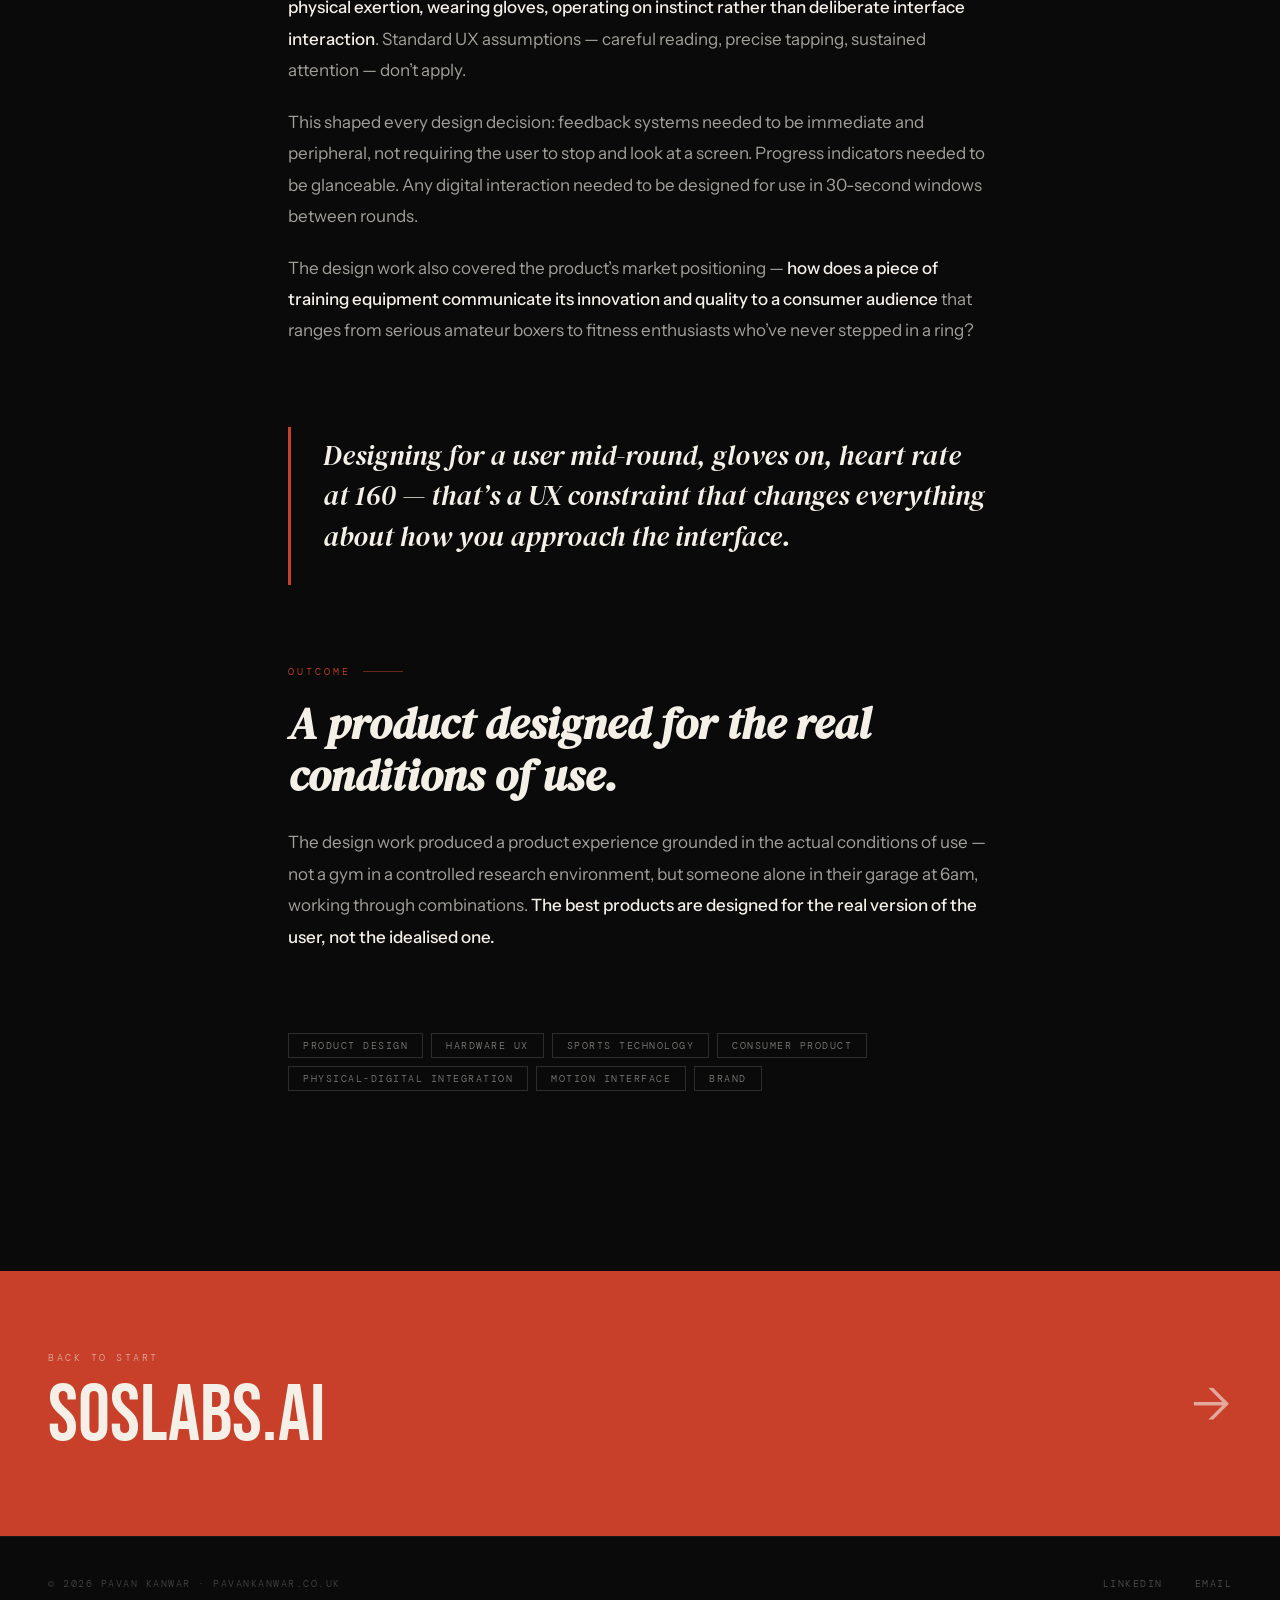
<file: projects/sparbar.html>
<!DOCTYPE html>
<html lang="en">
<head>
<meta charset="UTF-8">
<meta name="viewport" content="width=device-width, initial-scale=1.0">
<title>Sparbar — Product & UX Design — Pavan Kanwar</title>
<meta name="description" content="UX and product design for an innovative boxing training product">
<link rel="preconnect" href="https://fonts.googleapis.com">
<link href="https://fonts.googleapis.com/css2?family=Bebas+Neue&family=DM+Serif+Display:ital@0;1&family=DM+Mono:wght@300;400&family=Instrument+Sans:wght@300;400;500&display=swap" rel="stylesheet">
<link rel="stylesheet" href="../assets/style.css">
</head>
<body><nav>
  <a href="../index.html" class="nav-brand">Pavan Kanwar</a>

  <button class="nav-hamburger" aria-label="Open menu" aria-expanded="false">
    <span></span><span></span><span></span>
  </button>

  <ul class="nav-links">
    <li class="nav-has-dropdown">
      <a href="../index.html#work" class="nav-dropdown-trigger">Work <span class="nav-chevron">▾</span></a>
      <ul class="nav-dropdown">
        <li class="dropdown-group-label">AI &amp; Startups</li>
        <li><a href="soslabs.html">SOSLabs.ai</a></li>
        <li><a href="prevulabs.html">PreVULabs.ai</a></li>
        <li class="dropdown-divider"></li>
        <li class="dropdown-group-label">Enterprise &amp; Consulting</li>
        <li><a href="google.html">Google gTech</a></li>
        <li><a href="mckinsey.html">McKinsey &amp; Novartis</a></li>
        <li><a href="hcl.html">HCL Technologies</a></li>
        <li><a href="osf.html">Hargreaves Lansdown</a></li>
        <li><a href="pwc.html">PwC</a></li>
        <li><a href="trowe.html">T. Rowe Price</a></li>
        <li class="dropdown-divider"></li>
        <li class="dropdown-group-label">Early Work</li>
        <li><a href="agencyvui.html">Agency VUi</a></li>
        <li><a href="rentr.html">Rentr</a></li>
        <li><a href="gumsaver.html">Gumsaver</a></li>
        <li><a href="sparbar.html">Sparbar</a></li>
      </ul>
    </li>
    <li><a href="../index.html#experience">Experience</a></li>
    <li><a href="../index.html#stack">Stack</a></li>
    <li><a href="../index.html#contact">Contact</a></li>
  </ul>

  <div class="nav-mobile-drawer" aria-hidden="true">
    <ul class="nav-mobile-links">
      <li class="mobile-group-label">Work</li>
      <li><a href="soslabs.html">SOSLabs.ai</a></li>
      <li><a href="prevulabs.html">PreVULabs.ai</a></li>
      <li><a href="google.html">Google gTech</a></li>
      <li><a href="mckinsey.html">McKinsey &amp; Novartis</a></li>
      <li><a href="hcl.html">HCL Technologies</a></li>
      <li><a href="osf.html">Hargreaves Lansdown</a></li>
      <li><a href="pwc.html">PwC</a></li>
      <li><a href="trowe.html">T. Rowe Price</a></li>
      <li><a href="agencyvui.html">Agency VUi</a></li>
      <li><a href="rentr.html">Rentr</a></li>
      <li><a href="gumsaver.html">Gumsaver</a></li>
      <li><a href="sparbar.html">Sparbar</a></li>
      <li class="mobile-divider"></li>
      <li><a href="../index.html#experience">Experience</a></li>
      <li><a href="../index.html#stack">Stack</a></li>
      <li><a href="../index.html#contact">Contact</a></li>
    </ul>
  </div>
</nav><div class="case-hero">
  <div class="case-hero-bg" style="background:linear-gradient(135deg,#0A0808 0%,#1E0808 50%,#2E0A0A 100%);"></div>
  <div class="case-hero-overlay"></div>
  <div class="case-hero-content">
    <p class="case-eyebrow">2014 · Product Design · London</p>
    <h1 class="case-title">SPAR<br>BAR</h1>
    <p class="case-subtitle">UX and product design for an innovative reactive boxing training system — bridging physical hardware design with digital product thinking.</p>
    <div class="case-meta"><div class="meta-item"><div class="meta-label">Role</div><div class="meta-value">Product &amp; UX Designer</div></div><div class="meta-item"><div class="meta-label">Type</div><div class="meta-value">Hardware + Digital Product</div></div><div class="meta-item"><div class="meta-label">Sector</div><div class="meta-value">Sports Technology · Consumer</div></div></div>
  </div>
</div><div class="case-body"><div class="case-section">
  <div class="section-tag">The Product</div>
  <h2>Where physical product design meets digital UX.</h2>
  <p>Sparbar is a reactive boxing training system — a freestanding target that responds to strikes, building reflexes, timing, and combinations in a way that static bags can&#8217;t. The design challenge was not purely digital: <strong>the physical product and the digital experience around it needed to be designed as a unified whole</strong>.</p><p>This kind of project sits at the intersection of industrial design thinking and UX — the physical interaction model shapes what the digital layer can and should do, and vice versa.</p>
</div><div class="case-section">
  <div class="section-tag">Design Approach</div>
  <h2>Designing for a user in motion.</h2>
  <p>The primary user context was unusual from a UX perspective: <strong>someone in the middle of physical exertion, wearing gloves, operating on instinct rather than deliberate interface interaction</strong>. Standard UX assumptions — careful reading, precise tapping, sustained attention — don&#8217;t apply.</p><p>This shaped every design decision: feedback systems needed to be immediate and peripheral, not requiring the user to stop and look at a screen. Progress indicators needed to be glanceable. Any digital interaction needed to be designed for use in 30-second windows between rounds.</p><p>The design work also covered the product&#8217;s market positioning — <strong>how does a piece of training equipment communicate its innovation and quality to a consumer audience</strong> that ranges from serious amateur boxers to fitness enthusiasts who&#8217;ve never stepped in a ring?</p>
</div><div class="case-section"><div class="pull-quote"><p>Designing for a user mid-round, gloves on, heart rate at 160 — that&#8217;s a UX constraint that changes everything about how you approach the interface.</p></div></div><div class="case-section">
  <div class="section-tag">Outcome</div>
  <h2>A product designed for the real conditions of use.</h2>
  <p>The design work produced a product experience grounded in the actual conditions of use — not a gym in a controlled research environment, but someone alone in their garage at 6am, working through combinations. <strong>The best products are designed for the real version of the user, not the idealised one.</strong></p>
</div><div class="case-section"><div class="tag-list"><span class="tag">Product Design</span><span class="tag">Hardware UX</span><span class="tag">Sports Technology</span><span class="tag">Consumer Product</span><span class="tag">Physical-Digital Integration</span><span class="tag">Motion Interface</span><span class="tag">Brand</span></div></div></div><a href="soslabs.html" class="next-project">
  <div><div class="next-label">Back to Start</div><div class="next-title">SOSLabs.ai</div></div>
  <div class="next-arrow">→</div>
</a><footer>
  <p>© 2026 Pavan Kanwar · pavankanwar.co.uk</p>
  <div class="footer-links">
    <a href="https://linkedin.com/in/pavkanwar" target="_blank" rel="noopener">LinkedIn</a>
    <a href="mailto:pavank101@gmail.com">Email</a>
  </div>
</footer>
<script src="../assets/main.js"></script>
</body></html>
</file>
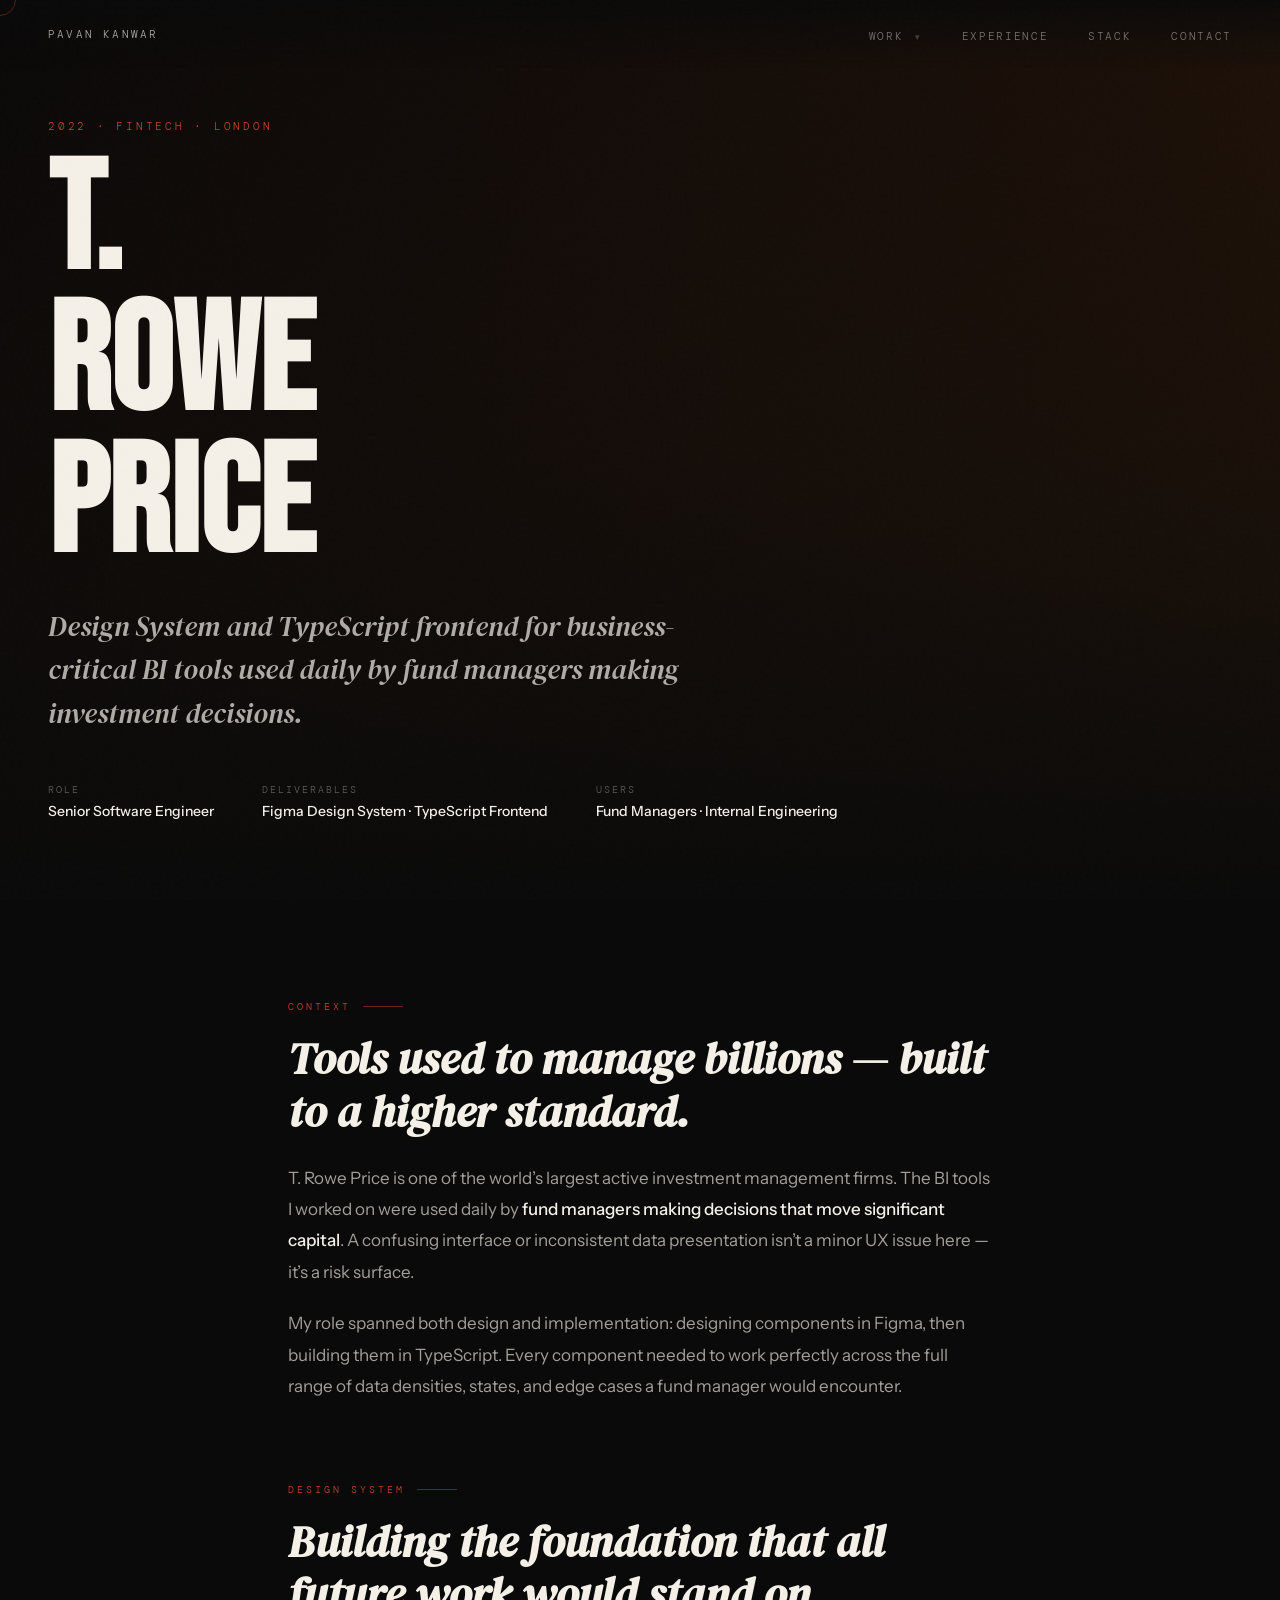
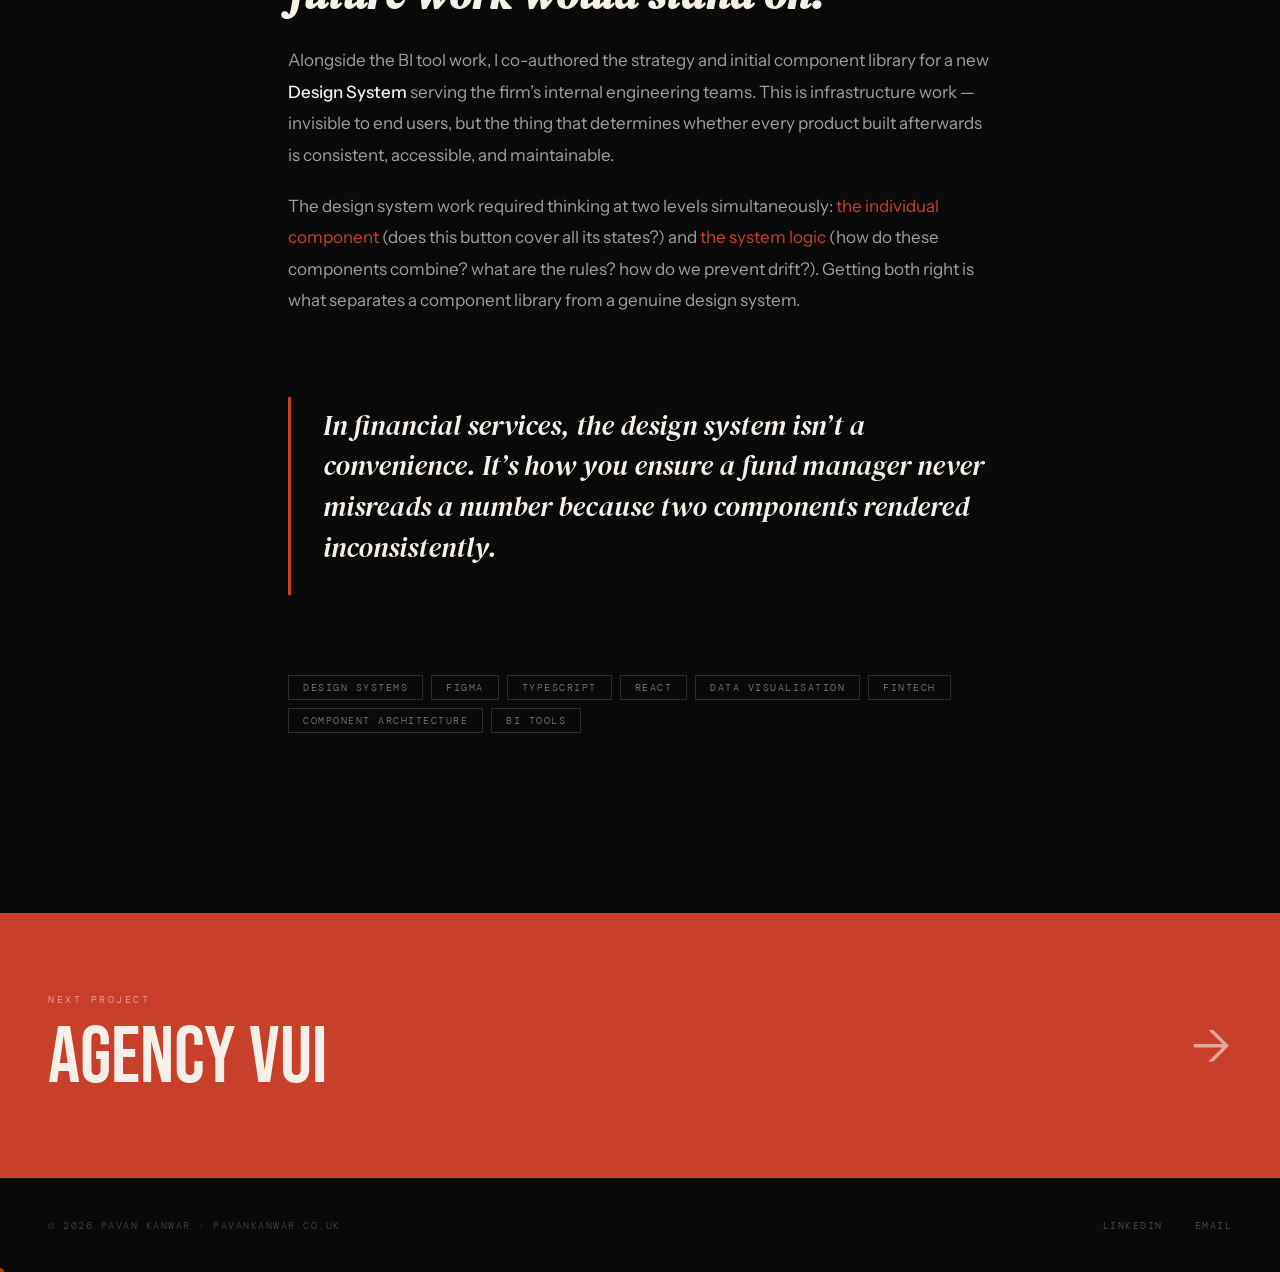
<file: projects/trowe.html>
<!DOCTYPE html>
<html lang="en">
<head>
<meta charset="UTF-8">
<meta name="viewport" content="width=device-width, initial-scale=1.0">
<title>T. Rowe Price — Pavan Kanwar</title>
<meta name="description" content="Design System and TypeScript frontend for hedge fund BI tools">
<link rel="preconnect" href="https://fonts.googleapis.com">
<link href="https://fonts.googleapis.com/css2?family=Bebas+Neue&family=DM+Serif+Display:ital@0;1&family=DM+Mono:wght@300;400&family=Instrument+Sans:wght@300;400;500&display=swap" rel="stylesheet">
<link rel="stylesheet" href="../assets/style.css">
</head>
<body><nav>
  <a href="../index.html" class="nav-brand">Pavan Kanwar</a>

  <button class="nav-hamburger" aria-label="Open menu" aria-expanded="false">
    <span></span><span></span><span></span>
  </button>

  <ul class="nav-links">
    <li class="nav-has-dropdown">
      <a href="../index.html#work" class="nav-dropdown-trigger">Work <span class="nav-chevron">▾</span></a>
      <ul class="nav-dropdown">
        <li class="dropdown-group-label">AI &amp; Startups</li>
        <li><a href="soslabs.html">SOSLabs.ai</a></li>
        <li><a href="prevulabs.html">PreVULabs.ai</a></li>
        <li class="dropdown-divider"></li>
        <li class="dropdown-group-label">Enterprise &amp; Consulting</li>
        <li><a href="google.html">Google gTech</a></li>
        <li><a href="mckinsey.html">McKinsey &amp; Novartis</a></li>
        <li><a href="hcl.html">HCL Technologies</a></li>
        <li><a href="osf.html">Hargreaves Lansdown</a></li>
        <li><a href="pwc.html">PwC</a></li>
        <li><a href="trowe.html">T. Rowe Price</a></li>
        <li class="dropdown-divider"></li>
        <li class="dropdown-group-label">Early Work</li>
        <li><a href="agencyvui.html">Agency VUi</a></li>
        <li><a href="rentr.html">Rentr</a></li>
        <li><a href="gumsaver.html">Gumsaver</a></li>
        <li><a href="sparbar.html">Sparbar</a></li>
      </ul>
    </li>
    <li><a href="../index.html#experience">Experience</a></li>
    <li><a href="../index.html#stack">Stack</a></li>
    <li><a href="../index.html#contact">Contact</a></li>
  </ul>

  <div class="nav-mobile-drawer" aria-hidden="true">
    <ul class="nav-mobile-links">
      <li class="mobile-group-label">Work</li>
      <li><a href="soslabs.html">SOSLabs.ai</a></li>
      <li><a href="prevulabs.html">PreVULabs.ai</a></li>
      <li><a href="google.html">Google gTech</a></li>
      <li><a href="mckinsey.html">McKinsey &amp; Novartis</a></li>
      <li><a href="hcl.html">HCL Technologies</a></li>
      <li><a href="osf.html">Hargreaves Lansdown</a></li>
      <li><a href="pwc.html">PwC</a></li>
      <li><a href="trowe.html">T. Rowe Price</a></li>
      <li><a href="agencyvui.html">Agency VUi</a></li>
      <li><a href="rentr.html">Rentr</a></li>
      <li><a href="gumsaver.html">Gumsaver</a></li>
      <li><a href="sparbar.html">Sparbar</a></li>
      <li class="mobile-divider"></li>
      <li><a href="../index.html#experience">Experience</a></li>
      <li><a href="../index.html#stack">Stack</a></li>
      <li><a href="../index.html#contact">Contact</a></li>
    </ul>
  </div>
</nav><div class="case-hero">
  <div class="case-hero-bg" style="background:linear-gradient(135deg,#0A0808 0%,#1E1008 50%,#321A08 100%);"></div>
  <div class="case-hero-overlay"></div>
  <div class="case-hero-content">
    <p class="case-eyebrow">2022 · FinTech · London</p>
    <h1 class="case-title">T.<br>ROWE<br>PRICE</h1>
    <p class="case-subtitle">Design System and TypeScript frontend for business-critical BI tools used daily by fund managers making investment decisions.</p>
    <div class="case-meta"><div class="meta-item"><div class="meta-label">Role</div><div class="meta-value">Senior Software Engineer</div></div><div class="meta-item"><div class="meta-label">Deliverables</div><div class="meta-value">Figma Design System · TypeScript Frontend</div></div><div class="meta-item"><div class="meta-label">Users</div><div class="meta-value">Fund Managers · Internal Engineering</div></div></div>
  </div>
</div><div class="case-body"><div class="case-section">
  <div class="section-tag">Context</div>
  <h2>Tools used to manage billions — built to a higher standard.</h2>
  <p>T. Rowe Price is one of the world&#8217;s largest active investment management firms. The BI tools I worked on were used daily by <strong>fund managers making decisions that move significant capital</strong>. A confusing interface or inconsistent data presentation isn&#8217;t a minor UX issue here — it&#8217;s a risk surface.</p><p>My role spanned both design and implementation: designing components in Figma, then building them in TypeScript. Every component needed to work perfectly across the full range of data densities, states, and edge cases a fund manager would encounter.</p>
</div>
<div class="case-section">
  <div class="section-tag">Design System</div>
  <h2>Building the foundation that all future work would stand on.</h2>
  <p>Alongside the BI tool work, I co-authored the strategy and initial component library for a new <strong>Design System</strong> serving the firm&#8217;s internal engineering teams. This is infrastructure work — invisible to end users, but the thing that determines whether every product built afterwards is consistent, accessible, and maintainable.</p><p>The design system work required thinking at two levels simultaneously: <em>the individual component</em> (does this button cover all its states?) and <em>the system logic</em> (how do these components combine? what are the rules? how do we prevent drift?). Getting both right is what separates a component library from a genuine design system.</p>
</div>
<div class="case-section"><div class="pull-quote"><p>In financial services, the design system isn&#8217;t a convenience. It&#8217;s how you ensure a fund manager never misreads a number because two components rendered inconsistently.</p></div></div>
<div class="case-section"><div class="tag-list"><span class="tag">Design Systems</span><span class="tag">Figma</span><span class="tag">TypeScript</span><span class="tag">React</span><span class="tag">Data Visualisation</span><span class="tag">FinTech</span><span class="tag">Component Architecture</span><span class="tag">BI Tools</span></div></div></div><a href="agencyvui.html" class="next-project">
  <div><div class="next-label">Next Project</div><div class="next-title">Agency VUi</div></div>
  <div class="next-arrow">→</div>
</a><footer>
  <p>© 2026 Pavan Kanwar · pavankanwar.co.uk</p>
  <div class="footer-links">
    <a href="https://linkedin.com/in/pavkanwar" target="_blank" rel="noopener">LinkedIn</a>
    <a href="mailto:pavank101@gmail.com">Email</a>
  </div>
</footer>
<script src="../assets/main.js"></script>
</body></html>
</file>
<file: assets/style.css>
/* ═══════════════════════════════════════════════
   PAVAN KANWAR — pavankanwar.co.uk
   Shared stylesheet v1
   ═══════════════════════════════════════════════ */

:root {
  --ink:     #0A0A0A;
  --paper:   #F4F0E8;
  --cream:   #EDE8DC;
  --accent:  #C8402A;
  --mid:     #4A4A4A;
  --mono:    'DM Mono', monospace;
  --display: 'Bebas Neue', sans-serif;
  --serif:   'DM Serif Display', serif;
  --body:    'Instrument Sans', sans-serif;
}

*, *::before, *::after { box-sizing: border-box; margin: 0; padding: 0; }
html { scroll-behavior: smooth; }

body {
  background: var(--ink);
  color: var(--paper);
  font-family: var(--body);
  font-weight: 300;
  overflow-x: hidden;
  cursor: crosshair;
}

/* Noise overlay */
body::before {
  content: '';
  position: fixed;
  inset: 0;
  background-image: url("data:image/svg+xml,%3Csvg viewBox='0 0 256 256' xmlns='http://www.w3.org/2000/svg'%3E%3Cfilter id='noise'%3E%3CfeTurbulence type='fractalNoise' baseFrequency='0.9' numOctaves='4' stitchTiles='stitch'/%3E%3C/filter%3E%3Crect width='100%25' height='100%25' filter='url(%23noise)' opacity='0.04'/%3E%3C/svg%3E");
  pointer-events: none;
  z-index: 9999;
  opacity: 0.4;
}

/* ── NAV ── */
nav {
  position: fixed;
  top: 0; left: 0; right: 0;
  z-index: 100;
  display: flex;
  justify-content: space-between;
  align-items: center;
  padding: 24px 48px;
}
nav::after {
  content: '';
  position: absolute;
  inset: 0;
  background: linear-gradient(to bottom, rgba(10,10,10,0.92) 0%, transparent 100%);
  z-index: -1;
}
.nav-brand {
  font-family: var(--mono);
  font-size: 11px;
  letter-spacing: 0.2em;
  text-transform: uppercase;
  color: var(--paper);
  text-decoration: none;
  opacity: 0.7;
  transition: opacity 0.2s;
}
.nav-brand:hover { opacity: 1; }
.nav-links {
  display: flex;
  gap: 40px;
  list-style: none;
}
.nav-links a {
  font-family: var(--mono);
  font-size: 11px;
  letter-spacing: 0.15em;
  text-transform: uppercase;
  color: var(--paper);
  text-decoration: none;
  opacity: 0.45;
  transition: opacity 0.2s;
}
.nav-links a:hover { opacity: 1; }
.nav-back {
  font-family: var(--mono);
  font-size: 11px;
  letter-spacing: 0.15em;
  text-transform: uppercase;
  color: var(--paper);
  text-decoration: none;
  opacity: 0.4;
  display: flex;
  align-items: center;
  gap: 8px;
  transition: opacity 0.2s, gap 0.2s;
}
.nav-back:hover { opacity: 1; gap: 14px; }

/* ── FOOTER ── */
footer {
  background: var(--ink);
  padding: 40px 48px;
  display: flex;
  justify-content: space-between;
  align-items: center;
  border-top: 1px solid rgba(244,240,232,0.06);
}
footer p {
  font-family: var(--mono);
  font-size: 10px;
  letter-spacing: 0.15em;
  color: rgba(244,240,232,0.25);
  text-transform: uppercase;
}
.footer-links { display: flex; gap: 32px; }
.footer-links a {
  font-family: var(--mono);
  font-size: 10px;
  letter-spacing: 0.15em;
  text-transform: uppercase;
  color: rgba(244,240,232,0.3);
  text-decoration: none;
  transition: color 0.2s;
}
.footer-links a:hover { color: var(--paper); }

/* ── ANIMATIONS ── */
@keyframes fadeUp {
  from { opacity: 0; transform: translateY(30px); }
  to   { opacity: 1; transform: translateY(0); }
}
@keyframes marquee {
  from { transform: translateX(0); }
  to   { transform: translateX(-50%); }
}
@keyframes scrollPulse {
  0%, 100% { opacity: 0.4; }
  50%       { opacity: 1; }
}

/* ── SCROLL REVEAL ── */
.reveal {
  opacity: 0;
  transform: translateY(40px);
  transition: opacity 0.7s ease, transform 0.7s ease;
}
.reveal.visible { opacity: 1; transform: translateY(0); }

/* ════════════════════════════════════════
   HOME PAGE
   ════════════════════════════════════════ */

/* Hero */
.hero {
  position: relative;
  height: 100vh;
  min-height: 700px;
  display: flex;
  flex-direction: column;
  justify-content: flex-end;
  padding: 0 48px 80px;
  overflow: hidden;
}
.hero-image-bg {
  position: absolute;
  inset: -10% -5%;
  width: 110%;
  height: 120%;
  background-image: url('hero_bg.png');
  background-size: cover;
  background-position: center;
  background-repeat: no-repeat;
  z-index: 0;
  opacity: 0.38; /* dark, moody integration */
  pointer-events: none;
  will-change: transform;
}
.hero-content {
  position: relative;
  z-index: 2;
}
.hero-bg-text {
  position: absolute;
  inset: 0;
  overflow: hidden;
  pointer-events: none;
}
.bg-word {
  position: absolute;
  font-family: var(--display);
  color: transparent;
  -webkit-text-stroke: 1px rgba(244,240,232,0.055);
  white-space: nowrap;
  will-change: transform;
  line-height: 1;
}
.bg-word-1 { font-size: clamp(120px,18vw,260px); top: -5%; left: -2%; }
.bg-word-2 { font-size: clamp(80px,12vw,180px);  top: 28%; right: -4%; }
.bg-word-3 { font-size: clamp(60px,9vw,140px);   bottom: 10%; left: 20%; }
.accent-line {
  position: absolute;
  width: 1px;
  background: var(--accent);
  opacity: 0.4;
  will-change: transform;
}
.accent-line-1 { height: 140px; top: 20%; right: 25%; }
.accent-line-2 { height: 80px;  top: 55%; left: 35%; }
.accent-dot {
  position: absolute;
  width: 6px; height: 6px;
  border-radius: 50%;
  background: var(--accent);
  opacity: 0.6;
  will-change: transform;
}
.accent-dot-1 { top: 32%; right: 40%; }
.accent-dot-2 { top: 68%; left: 18%; }
.accent-dot-3 { top: 15%; left: 52%; }
.hero-eyebrow {
  font-family: var(--mono);
  font-size: 11px;
  letter-spacing: 0.25em;
  text-transform: uppercase;
  color: var(--accent);
  margin-bottom: 20px;
  opacity: 0;
  animation: fadeUp 0.8s 0.2s forwards;
}
.hero-name {
  font-family: var(--display);
  font-size: clamp(80px,14vw,200px);
  line-height: 0.92;
  color: var(--paper);
  margin-bottom: 32px;
  opacity: 0;
  animation: fadeUp 0.8s 0.4s forwards;
}
.hero-name em {
  font-family: var(--serif);
  font-style: italic;
  color: var(--accent);
  font-size: 0.65em;
}
.hero-descriptor {
  display: flex;
  align-items: center;
  gap: 24px;
  opacity: 0;
  animation: fadeUp 0.8s 0.6s forwards;
}
.hero-descriptor p {
  font-size: 15px;
  font-weight: 300;
  color: rgba(244,240,232,0.6);
  max-width: 420px;
  line-height: 1.7;
}
.hero-rule {
  width: 48px;
  height: 1px;
  background: var(--accent);
  flex-shrink: 0;
}
.hero-scroll {
  position: absolute;
  bottom: 40px; right: 48px;
  display: flex;
  flex-direction: column;
  align-items: center;
  gap: 12px;
  opacity: 0;
  animation: fadeUp 0.8s 1s forwards;
}
.hero-scroll span {
  font-family: var(--mono);
  font-size: 10px;
  letter-spacing: 0.2em;
  text-transform: uppercase;
  color: rgba(244,240,232,0.35);
  writing-mode: vertical-lr;
}
.scroll-line {
  width: 1px;
  height: 60px;
  background: linear-gradient(to bottom, var(--accent), transparent);
  animation: scrollPulse 2s ease-in-out infinite;
}

/* Marquee */
.marquee-strip {
  background: var(--accent);
  padding: 14px 0;
  overflow: hidden;
  white-space: nowrap;
}
.marquee-inner {
  display: inline-flex;
  animation: marquee 28s linear infinite;
}
.marquee-inner span {
  font-family: var(--display);
  font-size: 13px;
  letter-spacing: 0.15em;
  color: var(--paper);
  padding: 0 28px;
}
.marquee-inner .dot { opacity: 0.45; padding: 0; }

/* Section shared */
section { padding: 120px 48px; }
.section-label {
  font-family: var(--mono);
  font-size: 10px;
  letter-spacing: 0.3em;
  text-transform: uppercase;
  color: var(--accent);
  margin-bottom: 64px;
  display: flex;
  align-items: center;
  gap: 16px;
}
.section-label::after {
  content: '';
  flex: 1;
  max-width: 60px;
  height: 1px;
  background: var(--accent);
  opacity: 0.5;
}

/* About */
.about {
  display: grid;
  grid-template-columns: 1fr 2fr;
  gap: 80px;
  align-items: start;
}
.about-left { position: sticky; top: 120px; }
.about-number {
  font-family: var(--display);
  font-size: 180px;
  line-height: 1;
  color: transparent;
  -webkit-text-stroke: 1px rgba(244,240,232,0.07);
  margin-bottom: -20px;
}
.about-heading {
  font-family: var(--serif);
  font-style: italic;
  font-size: clamp(32px,3.5vw,50px);
  line-height: 1.2;
  color: var(--paper);
  margin-bottom: 24px;
}
.about-body p {
  font-size: 17px;
  line-height: 1.85;
  color: rgba(244,240,232,0.65);
  margin-bottom: 24px;
}
.about-body p strong { color: var(--paper); font-weight: 500; }
.about-body p em     { color: var(--accent); font-style: normal; }
.about-stats {
  display: grid;
  grid-template-columns: 1fr 1fr;
  gap: 1px;
  background: rgba(244,240,232,0.07);
  margin-top: 48px;
}
.stat { background: var(--ink); padding: 28px 24px; }
.stat-number {
  font-family: var(--display);
  font-size: 52px;
  line-height: 1;
  color: var(--paper);
  margin-bottom: 6px;
}
.stat-label {
  font-family: var(--mono);
  font-size: 10px;
  letter-spacing: 0.2em;
  text-transform: uppercase;
  color: rgba(244,240,232,0.4);
}

/* Work grid */
.work { background: var(--cream); color: var(--ink); }
.work .section-label { color: var(--accent); }
.work-grid {
  display: grid;
  grid-template-columns: repeat(12, 1fr);
  gap: 2px;
}
.work-item {
  position: relative;
  z-index: 5;
  overflow: hidden;
  background: var(--ink);
  text-decoration: none;
  display: flex;
  flex-direction: column;
  pointer-events: auto;
  cursor: pointer;
}
.work-item-inner {
  position: relative;
  z-index: 6;
  pointer-events: none; /* enables clean bubble click straight to parent <a> wrapper */
}
.work-item-inner a,
.work-item-inner .work-arrow {
  pointer-events: auto; /* keeps controls inside clickable if any */
}
.work-item:nth-child(1)  { grid-column: span 7; }
.work-item:nth-child(2)  { grid-column: span 5; }
.work-item:nth-child(3)  { grid-column: span 5; }
.work-item:nth-child(4)  { grid-column: span 7; }
.work-item:nth-child(5)  { grid-column: span 6; }
.work-item:nth-child(6)  { grid-column: span 6; }
.work-item:nth-child(7)  { grid-column: span 12; }
.work-item:nth-child(8)  { grid-column: span 6; }
.work-item:nth-child(9)  { grid-column: span 6; }
.work-item:nth-child(10) { grid-column: span 4; }
.work-item:nth-child(11) { grid-column: span 4; }
.work-item:nth-child(12) { grid-column: span 4; }
.work-item-inner {
  position: relative;
  overflow: hidden;
  display: flex;
  flex-direction: column;
  justify-content: flex-end;
  padding: 32px;
  min-height: 280px;
  flex: 1;
}
.work-item:nth-child(1) .work-item-inner,
.work-item:nth-child(4) .work-item-inner { min-height: 340px; }
.work-item:nth-child(7) .work-item-inner { min-height: 200px; }
.work-bg {
  position: absolute;
  inset: 0;
  width: 100%;
  height: 100%;
  transition: transform 0.6s cubic-bezier(0.25,0.46,0.45,0.94);
}
.work-item:hover .work-bg { transform: scale(1.04); }
.work-item:nth-child(1)  .work-bg { background: linear-gradient(135deg,#0D2240,#1E5080); }
.work-item:nth-child(2)  .work-bg { background: linear-gradient(135deg,#3A1008,#C8402A); }
.work-item:nth-child(3)  .work-bg { background: linear-gradient(135deg,#1A0A0A,#4A2020); }
.work-item:nth-child(4)  .work-bg { background: linear-gradient(135deg,#0A1A0A,#1E4A1E); }
.work-item:nth-child(5)  .work-bg { background: linear-gradient(135deg,#281808,#5A3A10); }
.work-item:nth-child(6)  .work-bg { background: linear-gradient(135deg,#0A1428,#1A3060); }
.work-item:nth-child(7)  .work-bg { background: linear-gradient(135deg,#141414,#2A2A2A); }
.work-item:nth-child(8)  .work-bg { background: linear-gradient(135deg,#0A1E14,#1A4A28); }
.work-item:nth-child(9)  .work-bg { background: linear-gradient(135deg,#0E0E28,#202060); }
.work-item:nth-child(10) .work-bg { background: linear-gradient(135deg,#280A08,#602018); }
.work-item:nth-child(11) .work-bg { background: linear-gradient(135deg,#101A08,#284010); }
.work-item:nth-child(12) .work-bg { background: linear-gradient(135deg,#200808,#501010); }
.work-tag {
  font-family: var(--mono);
  font-size: 10px;
  letter-spacing: 0.2em;
  text-transform: uppercase;
  color: var(--accent);
  margin-bottom: 12px;
  position: relative;
  z-index: 1;
}
.work-title {
  font-family: var(--display);
  font-size: clamp(22px,3vw,40px);
  line-height: 1;
  color: var(--paper);
  position: relative;
  z-index: 1;
  margin-bottom: 8px;
}
.work-sub {
  font-size: 13px;
  color: rgba(244,240,232,0.5);
  position: relative;
  z-index: 1;
  line-height: 1.5;
  max-width: 320px;
}
.work-arrow {
  position: absolute;
  top: 24px; right: 24px;
  width: 36px; height: 36px;
  border: 1px solid rgba(244,240,232,0.2);
  border-radius: 50%;
  display: flex;
  align-items: center;
  justify-content: center;
  z-index: 1;
  opacity: 0;
  transform: translate(-8px,8px);
  transition: opacity 0.3s, transform 0.3s;
  color: var(--paper);
  font-size: 14px;
}
.work-item:hover .work-arrow { opacity: 1; transform: translate(0,0); }

/* Experience */
.exp-list { display: flex; flex-direction: column; }
.exp-item {
  display: grid;
  grid-template-columns: 160px 1fr auto;
  gap: 40px;
  padding: 36px 0;
  border-top: 1px solid rgba(244,240,232,0.07);
  align-items: start;
  transition: background 0.2s, padding 0.2s, margin 0.2s;
}
.exp-item:hover {
  background: rgba(244,240,232,0.02);
  margin: 0 -48px;
  padding-left: 48px;
  padding-right: 48px;
}
.exp-year {
  font-family: var(--mono);
  font-size: 11px;
  letter-spacing: 0.15em;
  color: rgba(244,240,232,0.3);
  padding-top: 4px;
}
.exp-role {
  font-size: 18px;
  font-weight: 500;
  color: var(--paper);
  margin-bottom: 6px;
  line-height: 1.3;
}
.exp-company {
  font-family: var(--mono);
  font-size: 11px;
  letter-spacing: 0.12em;
  color: var(--accent);
  text-transform: uppercase;
  margin-bottom: 10px;
}
.exp-desc {
  font-size: 14px;
  color: rgba(244,240,232,0.5);
  line-height: 1.7;
  max-width: 560px;
}
.exp-tag {
  font-family: var(--mono);
  font-size: 10px;
  letter-spacing: 0.15em;
  text-transform: uppercase;
  color: rgba(244,240,232,0.25);
  border: 1px solid rgba(244,240,232,0.1);
  padding: 4px 12px;
  white-space: nowrap;
  align-self: start;
}

/* Stack */
.stack { background: #0F0F0F; }
.stack-grid {
  display: grid;
  grid-template-columns: repeat(3,1fr);
  gap: 2px;
}
.stack-cell {
  background: rgba(244,240,232,0.025);
  padding: 40px 36px;
  border: 1px solid rgba(244,240,232,0.05);
  transition: background 0.2s, border-color 0.2s;
}
.stack-cell:hover {
  background: rgba(244,240,232,0.055);
  border-color: rgba(200,64,42,0.3);
}
.stack-cat {
  font-family: var(--mono);
  font-size: 10px;
  letter-spacing: 0.25em;
  text-transform: uppercase;
  color: var(--accent);
  margin-bottom: 20px;
}
.stack-items { display: flex; flex-wrap: wrap; gap: 8px; }
.stack-item {
  font-size: 13px;
  color: rgba(244,240,232,0.55);
  background: rgba(244,240,232,0.05);
  padding: 5px 12px;
  border-radius: 2px;
  transition: color 0.2s, background 0.2s;
}
.stack-cell:hover .stack-item { color: rgba(244,240,232,0.85); }

/* Contact */
.contact-section {
  background: var(--accent);
  padding: 120px 48px;
  position: relative;
  overflow: hidden;
}
.contact-section::before {
  content: 'HELLO';
  position: absolute;
  font-family: var(--display);
  font-size: clamp(180px,28vw,380px);
  color: transparent;
  -webkit-text-stroke: 1px rgba(244,240,232,0.1);
  top: 50%; left: 50%;
  transform: translate(-50%,-50%);
  pointer-events: none;
  white-space: nowrap;
  line-height: 1;
}
.contact-inner { position: relative; z-index: 1; max-width: 700px; }
.contact-heading {
  font-family: var(--display);
  font-size: clamp(60px,10vw,130px);
  line-height: 0.95;
  color: var(--paper);
  margin-bottom: 40px;
}
.contact-heading em {
  font-family: var(--serif);
  font-style: italic;
  font-size: 0.75em;
}
/* Form */
.contact-form {
  display: flex;
  flex-direction: column;
  gap: 16px;
  max-width: 520px;
  margin-top: 40px;
}
.form-row { display: grid; grid-template-columns: 1fr 1fr; gap: 16px; }
.form-field {
  display: flex;
  flex-direction: column;
  gap: 6px;
}
.form-field label {
  font-family: var(--mono);
  font-size: 10px;
  letter-spacing: 0.2em;
  text-transform: uppercase;
  color: rgba(244,240,232,0.55);
}
.form-field input,
.form-field textarea {
  background: rgba(244,240,232,0.12);
  border: 1px solid rgba(244,240,232,0.25);
  color: var(--paper);
  font-family: var(--body);
  font-size: 15px;
  padding: 14px 16px;
  outline: none;
  border-radius: 0;
  transition: border-color 0.2s, background 0.2s;
  -webkit-appearance: none;
}
.form-field input::placeholder,
.form-field textarea::placeholder { color: rgba(244,240,232,0.3); }
.form-field input:focus,
.form-field textarea:focus {
  border-color: rgba(244,240,232,0.7);
  background: rgba(244,240,232,0.18);
}
.form-field textarea { min-height: 120px; resize: vertical; }
.form-submit {
  align-self: flex-start;
  background: var(--paper);
  color: var(--accent);
  font-family: var(--mono);
  font-size: 11px;
  letter-spacing: 0.2em;
  text-transform: uppercase;
  border: none;
  padding: 16px 36px;
  cursor: pointer;
  transition: background 0.2s, color 0.2s;
}
.form-submit:hover { background: var(--ink); color: var(--paper); }
.form-note {
  font-family: var(--mono);
  font-size: 10px;
  letter-spacing: 0.1em;
  color: rgba(244,240,232,0.4);
  margin-top: 8px;
}
.contact-direct {
  display: flex;
  flex-direction: column;
  gap: 12px;
  margin-top: 32px;
}
.contact-link {
  display: flex;
  align-items: center;
  gap: 14px;
  text-decoration: none;
  color: rgba(244,240,232,0.75);
  font-size: 16px;
  font-weight: 300;
  transition: color 0.2s, gap 0.2s;
  width: fit-content;
}
.contact-link:hover { color: var(--paper); gap: 20px; }
.contact-link .arrow { font-size: 13px; opacity: 0.55; }

/* ════════════════════════════════════════
   CASE STUDY PAGES  (projects/*.html)
   ════════════════════════════════════════ */

.case-hero {
  min-height: 100vh;
  display: flex;
  flex-direction: column;
  justify-content: flex-end;
  padding: 0 48px 80px;
  position: relative;
  overflow: hidden;
}
.case-hero-bg { position: absolute; inset: 0; z-index: 0; }
.case-hero-overlay {
  position: absolute;
  inset: 0;
  background: linear-gradient(to top, rgba(10,10,10,1) 0%, rgba(10,10,10,0.5) 50%, rgba(10,10,10,0.2) 100%);
  z-index: 1;
}
.case-hero-content { position: relative; z-index: 2; }
.case-eyebrow {
  font-family: var(--mono);
  font-size: 11px;
  letter-spacing: 0.25em;
  text-transform: uppercase;
  color: var(--accent);
  margin-bottom: 20px;
  opacity: 0;
  animation: fadeUp 0.7s 0.2s forwards;
}
.case-title {
  font-family: var(--display);
  font-size: clamp(72px,12vw,160px);
  line-height: 0.92;
  color: var(--paper);
  margin-bottom: 28px;
  opacity: 0;
  animation: fadeUp 0.7s 0.35s forwards;
}
.case-subtitle {
  font-family: var(--serif);
  font-style: italic;
  font-size: clamp(18px,2.2vw,28px);
  color: rgba(244,240,232,0.7);
  max-width: 640px;
  line-height: 1.55;
  margin-bottom: 48px;
  opacity: 0;
  animation: fadeUp 0.7s 0.5s forwards;
}
.case-meta {
  display: flex;
  gap: 48px;
  opacity: 0;
  animation: fadeUp 0.7s 0.65s forwards;
  flex-wrap: wrap;
}
.meta-label {
  font-family: var(--mono);
  font-size: 10px;
  letter-spacing: 0.2em;
  text-transform: uppercase;
  color: rgba(244,240,232,0.35);
  margin-bottom: 6px;
}
.meta-value { font-size: 14px; color: var(--paper); font-weight: 500; }

.case-body { max-width: 800px; margin: 0 auto; padding: 100px 48px; }
.case-section {
  margin-bottom: 80px;
  opacity: 0;
  transform: translateY(30px);
  transition: opacity 0.7s, transform 0.7s;
}
.case-section.visible { opacity: 1; transform: none; }
.section-tag {
  font-family: var(--mono);
  font-size: 10px;
  letter-spacing: 0.3em;
  text-transform: uppercase;
  color: var(--accent);
  margin-bottom: 20px;
  display: flex;
  align-items: center;
  gap: 12px;
}
.section-tag::after {
  content: '';
  width: 40px;
  height: 1px;
  background: var(--accent);
  opacity: 0.5;
}
.case-section h2 {
  font-family: var(--serif);
  font-style: italic;
  font-size: clamp(28px,3.5vw,44px);
  line-height: 1.2;
  color: var(--paper);
  margin-bottom: 24px;
}
.case-section p {
  font-size: 17px;
  line-height: 1.85;
  color: rgba(244,240,232,0.65);
  margin-bottom: 20px;
}
.case-section p strong { color: var(--paper); font-weight: 500; }
.case-section p em     { color: var(--accent); font-style: normal; }
.pull-quote {
  border-left: 3px solid var(--accent);
  padding: 8px 0 8px 32px;
  margin: 48px 0;
}
.pull-quote p {
  font-family: var(--serif);
  font-style: italic;
  font-size: clamp(20px,2.2vw,28px);
  color: var(--paper) !important;
  line-height: 1.45;
}
.metrics {
  display: grid;
  grid-template-columns: repeat(3,1fr);
  gap: 2px;
  background: rgba(244,240,232,0.06);
  margin: 48px 0;
}
.metric { background: var(--ink); padding: 36px 28px; }
.metric-number {
  font-family: var(--display);
  font-size: 52px;
  line-height: 1;
  color: var(--paper);
  margin-bottom: 8px;
}
.metric-label {
  font-family: var(--mono);
  font-size: 10px;
  letter-spacing: 0.2em;
  text-transform: uppercase;
  color: rgba(244,240,232,0.4);
  line-height: 1.5;
}
.tag-list { display: flex; flex-wrap: wrap; gap: 8px; margin-top: 32px; }
.tag {
  font-family: var(--mono);
  font-size: 10px;
  letter-spacing: 0.15em;
  text-transform: uppercase;
  color: rgba(244,240,232,0.5);
  border: 1px solid rgba(244,240,232,0.15);
  padding: 5px 14px;
}
.next-project {
  background: var(--accent);
  padding: 80px 48px;
  display: flex;
  justify-content: space-between;
  align-items: center;
  text-decoration: none;
  transition: padding 0.3s;
}
.next-project:hover { padding-left: 64px; }
.next-label {
  font-family: var(--mono);
  font-size: 10px;
  letter-spacing: 0.25em;
  text-transform: uppercase;
  color: rgba(244,240,232,0.6);
  margin-bottom: 12px;
}
.next-title {
  font-family: var(--display);
  font-size: clamp(36px,7vw,80px);
  line-height: 1;
  color: var(--paper);
}
.next-arrow { font-size: 48px; color: var(--paper); opacity: 0.6; }


/* ── NAV DROPDOWN ── */
.nav-has-dropdown { position: relative; }

.nav-chevron {
  font-size: 9px;
  opacity: 0.5;
  margin-left: 3px;
  display: inline-block;
  transition: transform 0.2s;
}
.nav-has-dropdown:hover .nav-chevron,
.nav-has-dropdown.open .nav-chevron { transform: rotate(180deg); }

.nav-dropdown {
  position: absolute;
  top: calc(100% + 16px);
  left: 50%;
  transform: translateX(-50%);
  background: rgba(10,10,10,0.97);
  border: 1px solid rgba(244,240,232,0.1);
  border-top: 2px solid var(--accent);
  min-width: 220px;
  list-style: none;
  padding: 12px 0;
  opacity: 0;
  pointer-events: none;
  transform: translateX(-50%) translateY(-8px);
  transition: opacity 0.2s, transform 0.2s;
  backdrop-filter: blur(12px);
  z-index: 200;
}
.nav-has-dropdown:hover .nav-dropdown,
.nav-has-dropdown.open .nav-dropdown {
  opacity: 1;
  pointer-events: auto;
  transform: translateX(-50%) translateY(0);
}
.nav-dropdown li a {
  display: block;
  padding: 8px 20px;
  font-family: var(--body);
  font-size: 13px;
  font-weight: 300;
  color: rgba(244,240,232,0.65);
  text-decoration: none;
  letter-spacing: 0.02em;
  transition: color 0.15s, padding-left 0.15s;
  opacity: 1;
  text-transform: none;
}
.nav-dropdown li a:hover {
  color: var(--paper);
  padding-left: 26px;
}
.dropdown-group-label {
  font-family: var(--mono);
  font-size: 9px;
  letter-spacing: 0.25em;
  text-transform: uppercase;
  color: var(--accent);
  padding: 10px 20px 4px;
  opacity: 0.7;
}
.dropdown-divider {
  height: 1px;
  background: rgba(244,240,232,0.07);
  margin: 8px 16px;
}

/* ── HAMBURGER ── */
.nav-hamburger {
  display: none;
  flex-direction: column;
  gap: 5px;
  background: none;
  border: none;
  cursor: pointer;
  padding: 4px;
  z-index: 201;
}
.nav-hamburger span {
  display: block;
  width: 24px;
  height: 1px;
  background: var(--paper);
  opacity: 0.7;
  transition: transform 0.25s, opacity 0.25s, width 0.25s;
  transform-origin: center;
}
.nav-hamburger.open span:nth-child(1) { transform: translateY(6px) rotate(45deg); opacity: 1; }
.nav-hamburger.open span:nth-child(2) { opacity: 0; width: 0; }
.nav-hamburger.open span:nth-child(3) { transform: translateY(-6px) rotate(-45deg); opacity: 1; }

/* ── MOBILE DRAWER ── */
.nav-mobile-drawer {
  position: fixed;
  top: 0; right: 0;
  width: min(320px, 85vw);
  height: 100vh;
  background: rgba(8,8,8,0.98);
  border-left: 1px solid rgba(244,240,232,0.08);
  z-index: 200;
  transform: translateX(100%);
  transition: transform 0.3s cubic-bezier(0.25,0.46,0.45,0.94);
  overflow-y: auto;
  padding: 80px 0 40px;
  backdrop-filter: blur(20px);
}
.nav-mobile-drawer.open {
  transform: translateX(0);
}
.nav-mobile-links {
  list-style: none;
  padding: 0;
}
.nav-mobile-links li a {
  display: block;
  padding: 12px 32px;
  font-family: var(--body);
  font-size: 15px;
  font-weight: 300;
  color: rgba(244,240,232,0.7);
  text-decoration: none;
  transition: color 0.15s, padding-left 0.15s;
  border-bottom: 1px solid rgba(244,240,232,0.04);
}
.nav-mobile-links li a:hover { color: var(--paper); padding-left: 40px; }
.mobile-group-label {
  font-family: var(--mono);
  font-size: 9px;
  letter-spacing: 0.3em;
  text-transform: uppercase;
  color: var(--accent);
  padding: 16px 32px 6px;
  opacity: 0.8;
}
.mobile-divider {
  height: 1px;
  background: rgba(244,240,232,0.08);
  margin: 12px 24px;
}

/* Mobile overlay */
.nav-overlay {
  display: none;
  position: fixed;
  inset: 0;
  background: rgba(0,0,0,0.5);
  z-index: 199;
}
.nav-overlay.open { display: block; }

/* ── RESPONSIVE ── */
@media (max-width: 900px) {
  nav { padding: 20px 24px; }
  .nav-links { display: none; }
  .nav-hamburger { display: flex; }
  section, .stack, .contact-section { padding: 80px 24px; }
  .hero, .case-hero { padding: 0 24px 60px; }
  .about { grid-template-columns: 1fr; gap: 40px; }
  .about-left { position: static; }
  .about-number { font-size: 100px; }
  .work-item:nth-child(n) { grid-column: span 12; }
  .stack-grid { grid-template-columns: 1fr; }
  .exp-item { grid-template-columns: 1fr; gap: 8px; }
  .exp-item:hover { margin: 0; padding-left: 0; padding-right: 0; }
  .exp-tag { display: none; }
  .metrics { grid-template-columns: 1fr; }
  .case-body { padding: 60px 24px; }
  .case-meta { gap: 24px; }
  .next-project { padding: 48px 24px; flex-direction: column; gap: 24px; }
  .next-project:hover { padding-left: 24px; }
  .form-row { grid-template-columns: 1fr; }
  footer { flex-direction: column; gap: 16px; text-align: center; }
}
</file>
<file: pssk_site_v3/assets/style.css>
/* ═══════════════════════════════════════════════
   PAVAN KANWAR — pavankanwar.co.uk
   Shared stylesheet v1
   ═══════════════════════════════════════════════ */

:root {
  --ink:     #0A0A0A;
  --paper:   #F4F0E8;
  --cream:   #EDE8DC;
  --accent:  #C8402A;
  --mid:     #4A4A4A;
  --mono:    'DM Mono', monospace;
  --display: 'Bebas Neue', sans-serif;
  --serif:   'DM Serif Display', serif;
  --body:    'Instrument Sans', sans-serif;
}

*, *::before, *::after { box-sizing: border-box; margin: 0; padding: 0; }
html { scroll-behavior: smooth; }

body {
  background: var(--ink);
  color: var(--paper);
  font-family: var(--body);
  font-weight: 300;
  overflow-x: hidden;
  cursor: crosshair;
}

/* Noise overlay */
body::before {
  content: '';
  position: fixed;
  inset: 0;
  background-image: url("data:image/svg+xml,%3Csvg viewBox='0 0 256 256' xmlns='http://www.w3.org/2000/svg'%3E%3Cfilter id='noise'%3E%3CfeTurbulence type='fractalNoise' baseFrequency='0.9' numOctaves='4' stitchTiles='stitch'/%3E%3C/filter%3E%3Crect width='100%25' height='100%25' filter='url(%23noise)' opacity='0.04'/%3E%3C/svg%3E");
  pointer-events: none;
  z-index: 9999;
  opacity: 0.4;
}

/* ── NAV ── */
nav {
  position: fixed;
  top: 0; left: 0; right: 0;
  z-index: 100;
  display: flex;
  justify-content: space-between;
  align-items: center;
  padding: 24px 48px;
}
nav::after {
  content: '';
  position: absolute;
  inset: 0;
  background: linear-gradient(to bottom, rgba(10,10,10,0.92) 0%, transparent 100%);
  z-index: -1;
}
.nav-brand {
  font-family: var(--mono);
  font-size: 11px;
  letter-spacing: 0.2em;
  text-transform: uppercase;
  color: var(--paper);
  text-decoration: none;
  opacity: 0.7;
  transition: opacity 0.2s;
}
.nav-brand:hover { opacity: 1; }
.nav-links {
  display: flex;
  gap: 40px;
  list-style: none;
}
.nav-links a {
  font-family: var(--mono);
  font-size: 11px;
  letter-spacing: 0.15em;
  text-transform: uppercase;
  color: var(--paper);
  text-decoration: none;
  opacity: 0.45;
  transition: opacity 0.2s;
}
.nav-links a:hover { opacity: 1; }
.nav-back {
  font-family: var(--mono);
  font-size: 11px;
  letter-spacing: 0.15em;
  text-transform: uppercase;
  color: var(--paper);
  text-decoration: none;
  opacity: 0.4;
  display: flex;
  align-items: center;
  gap: 8px;
  transition: opacity 0.2s, gap 0.2s;
}
.nav-back:hover { opacity: 1; gap: 14px; }

/* ── FOOTER ── */
footer {
  background: var(--ink);
  padding: 40px 48px;
  display: flex;
  justify-content: space-between;
  align-items: center;
  border-top: 1px solid rgba(244,240,232,0.06);
}
footer p {
  font-family: var(--mono);
  font-size: 10px;
  letter-spacing: 0.15em;
  color: rgba(244,240,232,0.25);
  text-transform: uppercase;
}
.footer-links { display: flex; gap: 32px; }
.footer-links a {
  font-family: var(--mono);
  font-size: 10px;
  letter-spacing: 0.15em;
  text-transform: uppercase;
  color: rgba(244,240,232,0.3);
  text-decoration: none;
  transition: color 0.2s;
}
.footer-links a:hover { color: var(--paper); }

/* ── ANIMATIONS ── */
@keyframes fadeUp {
  from { opacity: 0; transform: translateY(30px); }
  to   { opacity: 1; transform: translateY(0); }
}
@keyframes marquee {
  from { transform: translateX(0); }
  to   { transform: translateX(-50%); }
}
@keyframes scrollPulse {
  0%, 100% { opacity: 0.4; }
  50%       { opacity: 1; }
}

/* ── SCROLL REVEAL ── */
.reveal {
  opacity: 0;
  transform: translateY(40px);
  transition: opacity 0.7s ease, transform 0.7s ease;
}
.reveal.visible { opacity: 1; transform: translateY(0); }

/* ════════════════════════════════════════
   HOME PAGE
   ════════════════════════════════════════ */

/* Hero */
.hero {
  position: relative;
  height: 100vh;
  min-height: 700px;
  display: flex;
  flex-direction: column;
  justify-content: flex-end;
  padding: 0 48px 80px;
  overflow: hidden;
}
.hero-image-bg {
  position: absolute;
  inset: -10% -5%;
  width: 110%;
  height: 120%;
  background-image: url('hero_bg.png');
  background-size: cover;
  background-position: center;
  background-repeat: no-repeat;
  z-index: 0;
  opacity: 0.38; /* dark, moody integration */
  pointer-events: none;
  will-change: transform;
}
.hero-content {
  position: relative;
  z-index: 2;
}
.hero-bg-text {
  position: absolute;
  inset: 0;
  overflow: hidden;
  pointer-events: none;
}
.bg-word {
  position: absolute;
  font-family: var(--display);
  color: transparent;
  -webkit-text-stroke: 1px rgba(244,240,232,0.055);
  white-space: nowrap;
  will-change: transform;
  line-height: 1;
}
.bg-word-1 { font-size: clamp(120px,18vw,260px); top: -5%; left: -2%; }
.bg-word-2 { font-size: clamp(80px,12vw,180px);  top: 28%; right: -4%; }
.bg-word-3 { font-size: clamp(60px,9vw,140px);   bottom: 10%; left: 20%; }
.accent-line {
  position: absolute;
  width: 1px;
  background: var(--accent);
  opacity: 0.4;
  will-change: transform;
}
.accent-line-1 { height: 140px; top: 20%; right: 25%; }
.accent-line-2 { height: 80px;  top: 55%; left: 35%; }
.accent-dot {
  position: absolute;
  width: 6px; height: 6px;
  border-radius: 50%;
  background: var(--accent);
  opacity: 0.6;
  will-change: transform;
}
.accent-dot-1 { top: 32%; right: 40%; }
.accent-dot-2 { top: 68%; left: 18%; }
.accent-dot-3 { top: 15%; left: 52%; }
.hero-eyebrow {
  font-family: var(--mono);
  font-size: 11px;
  letter-spacing: 0.25em;
  text-transform: uppercase;
  color: var(--accent);
  margin-bottom: 20px;
  opacity: 0;
  animation: fadeUp 0.8s 0.2s forwards;
}
.hero-name {
  font-family: var(--display);
  font-size: clamp(80px,14vw,200px);
  line-height: 0.92;
  color: var(--paper);
  margin-bottom: 32px;
  opacity: 0;
  animation: fadeUp 0.8s 0.4s forwards;
}
.hero-name em {
  font-family: var(--serif);
  font-style: italic;
  color: var(--accent);
  font-size: 0.65em;
}
.hero-descriptor {
  display: flex;
  align-items: center;
  gap: 24px;
  opacity: 0;
  animation: fadeUp 0.8s 0.6s forwards;
}
.hero-descriptor p {
  font-size: 15px;
  font-weight: 300;
  color: rgba(244,240,232,0.6);
  max-width: 420px;
  line-height: 1.7;
}
.hero-rule {
  width: 48px;
  height: 1px;
  background: var(--accent);
  flex-shrink: 0;
}
.hero-scroll {
  position: absolute;
  bottom: 40px; right: 48px;
  display: flex;
  flex-direction: column;
  align-items: center;
  gap: 12px;
  opacity: 0;
  animation: fadeUp 0.8s 1s forwards;
}
.hero-scroll span {
  font-family: var(--mono);
  font-size: 10px;
  letter-spacing: 0.2em;
  text-transform: uppercase;
  color: rgba(244,240,232,0.35);
  writing-mode: vertical-lr;
}
.scroll-line {
  width: 1px;
  height: 60px;
  background: linear-gradient(to bottom, var(--accent), transparent);
  animation: scrollPulse 2s ease-in-out infinite;
}

/* Marquee */
.marquee-strip {
  background: var(--accent);
  padding: 14px 0;
  overflow: hidden;
  white-space: nowrap;
}
.marquee-inner {
  display: inline-flex;
  animation: marquee 28s linear infinite;
}
.marquee-inner span {
  font-family: var(--display);
  font-size: 13px;
  letter-spacing: 0.15em;
  color: var(--paper);
  padding: 0 28px;
}
.marquee-inner .dot { opacity: 0.45; padding: 0; }

/* Section shared */
section { padding: 120px 48px; }
.section-label {
  font-family: var(--mono);
  font-size: 10px;
  letter-spacing: 0.3em;
  text-transform: uppercase;
  color: var(--accent);
  margin-bottom: 64px;
  display: flex;
  align-items: center;
  gap: 16px;
}
.section-label::after {
  content: '';
  flex: 1;
  max-width: 60px;
  height: 1px;
  background: var(--accent);
  opacity: 0.5;
}

/* About */
.about {
  display: grid;
  grid-template-columns: 1fr 2fr;
  gap: 80px;
  align-items: start;
}
.about-left { position: sticky; top: 120px; }
.about-number {
  font-family: var(--display);
  font-size: 180px;
  line-height: 1;
  color: transparent;
  -webkit-text-stroke: 1px rgba(244,240,232,0.07);
  margin-bottom: -20px;
}
.about-heading {
  font-family: var(--serif);
  font-style: italic;
  font-size: clamp(32px,3.5vw,50px);
  line-height: 1.2;
  color: var(--paper);
  margin-bottom: 24px;
}
.about-body p {
  font-size: 17px;
  line-height: 1.85;
  color: rgba(244,240,232,0.65);
  margin-bottom: 24px;
}
.about-body p strong { color: var(--paper); font-weight: 500; }
.about-body p em     { color: var(--accent); font-style: normal; }
.about-stats {
  display: grid;
  grid-template-columns: 1fr 1fr;
  gap: 1px;
  background: rgba(244,240,232,0.07);
  margin-top: 48px;
}
.stat { background: var(--ink); padding: 28px 24px; }
.stat-number {
  font-family: var(--display);
  font-size: 52px;
  line-height: 1;
  color: var(--paper);
  margin-bottom: 6px;
}
.stat-label {
  font-family: var(--mono);
  font-size: 10px;
  letter-spacing: 0.2em;
  text-transform: uppercase;
  color: rgba(244,240,232,0.4);
}

/* Work grid */
.work { background: var(--cream); color: var(--ink); }
.work .section-label { color: var(--accent); }
.work-grid {
  display: grid;
  grid-template-columns: repeat(12, 1fr);
  gap: 2px;
}
.work-item {
  position: relative;
  z-index: 5;
  overflow: hidden;
  background: var(--ink);
  text-decoration: none;
  display: flex;
  flex-direction: column;
  pointer-events: auto;
  cursor: pointer;
}
.work-item-inner {
  position: relative;
  z-index: 6;
  pointer-events: none; /* enables clean bubble click straight to parent <a> wrapper */
}
.work-item-inner a,
.work-item-inner .work-arrow {
  pointer-events: auto; /* keeps controls inside clickable if any */
}
.work-item:nth-child(1)  { grid-column: span 7; }
.work-item:nth-child(2)  { grid-column: span 5; }
.work-item:nth-child(3)  { grid-column: span 5; }
.work-item:nth-child(4)  { grid-column: span 7; }
.work-item:nth-child(5)  { grid-column: span 6; }
.work-item:nth-child(6)  { grid-column: span 6; }
.work-item:nth-child(7)  { grid-column: span 12; }
.work-item:nth-child(8)  { grid-column: span 6; }
.work-item:nth-child(9)  { grid-column: span 6; }
.work-item:nth-child(10) { grid-column: span 4; }
.work-item:nth-child(11) { grid-column: span 4; }
.work-item:nth-child(12) { grid-column: span 4; }
.work-item-inner {
  position: relative;
  overflow: hidden;
  display: flex;
  flex-direction: column;
  justify-content: flex-end;
  padding: 32px;
  min-height: 280px;
  flex: 1;
}
.work-item:nth-child(1) .work-item-inner,
.work-item:nth-child(4) .work-item-inner { min-height: 340px; }
.work-item:nth-child(7) .work-item-inner { min-height: 200px; }
.work-bg {
  position: absolute;
  inset: 0;
  width: 100%;
  height: 100%;
  transition: transform 0.6s cubic-bezier(0.25,0.46,0.45,0.94);
}
.work-item:hover .work-bg { transform: scale(1.04); }
.work-item:nth-child(1)  .work-bg { background: linear-gradient(135deg,#0D2240,#1E5080); }
.work-item:nth-child(2)  .work-bg { background: linear-gradient(135deg,#3A1008,#C8402A); }
.work-item:nth-child(3)  .work-bg { background: linear-gradient(135deg,#1A0A0A,#4A2020); }
.work-item:nth-child(4)  .work-bg { background: linear-gradient(135deg,#0A1A0A,#1E4A1E); }
.work-item:nth-child(5)  .work-bg { background: linear-gradient(135deg,#281808,#5A3A10); }
.work-item:nth-child(6)  .work-bg { background: linear-gradient(135deg,#0A1428,#1A3060); }
.work-item:nth-child(7)  .work-bg { background: linear-gradient(135deg,#141414,#2A2A2A); }
.work-item:nth-child(8)  .work-bg { background: linear-gradient(135deg,#0A1E14,#1A4A28); }
.work-item:nth-child(9)  .work-bg { background: linear-gradient(135deg,#0E0E28,#202060); }
.work-item:nth-child(10) .work-bg { background: linear-gradient(135deg,#280A08,#602018); }
.work-item:nth-child(11) .work-bg { background: linear-gradient(135deg,#101A08,#284010); }
.work-item:nth-child(12) .work-bg { background: linear-gradient(135deg,#200808,#501010); }
.work-tag {
  font-family: var(--mono);
  font-size: 10px;
  letter-spacing: 0.2em;
  text-transform: uppercase;
  color: var(--accent);
  margin-bottom: 12px;
  position: relative;
  z-index: 1;
}
.work-title {
  font-family: var(--display);
  font-size: clamp(22px,3vw,40px);
  line-height: 1;
  color: var(--paper);
  position: relative;
  z-index: 1;
  margin-bottom: 8px;
}
.work-sub {
  font-size: 13px;
  color: rgba(244,240,232,0.5);
  position: relative;
  z-index: 1;
  line-height: 1.5;
  max-width: 320px;
}
.work-arrow {
  position: absolute;
  top: 24px; right: 24px;
  width: 36px; height: 36px;
  border: 1px solid rgba(244,240,232,0.2);
  border-radius: 50%;
  display: flex;
  align-items: center;
  justify-content: center;
  z-index: 1;
  opacity: 0;
  transform: translate(-8px,8px);
  transition: opacity 0.3s, transform 0.3s;
  color: var(--paper);
  font-size: 14px;
}
.work-item:hover .work-arrow { opacity: 1; transform: translate(0,0); }

/* Experience */
.exp-list { display: flex; flex-direction: column; }
.exp-item {
  display: grid;
  grid-template-columns: 160px 1fr auto;
  gap: 40px;
  padding: 36px 0;
  border-top: 1px solid rgba(244,240,232,0.07);
  align-items: start;
  transition: background 0.2s, padding 0.2s, margin 0.2s;
}
.exp-item:hover {
  background: rgba(244,240,232,0.02);
  margin: 0 -48px;
  padding-left: 48px;
  padding-right: 48px;
}
.exp-year {
  font-family: var(--mono);
  font-size: 11px;
  letter-spacing: 0.15em;
  color: rgba(244,240,232,0.3);
  padding-top: 4px;
}
.exp-role {
  font-size: 18px;
  font-weight: 500;
  color: var(--paper);
  margin-bottom: 6px;
  line-height: 1.3;
}
.exp-company {
  font-family: var(--mono);
  font-size: 11px;
  letter-spacing: 0.12em;
  color: var(--accent);
  text-transform: uppercase;
  margin-bottom: 10px;
}
.exp-desc {
  font-size: 14px;
  color: rgba(244,240,232,0.5);
  line-height: 1.7;
  max-width: 560px;
}
.exp-tag {
  font-family: var(--mono);
  font-size: 10px;
  letter-spacing: 0.15em;
  text-transform: uppercase;
  color: rgba(244,240,232,0.25);
  border: 1px solid rgba(244,240,232,0.1);
  padding: 4px 12px;
  white-space: nowrap;
  align-self: start;
}

/* Stack */
.stack { background: #0F0F0F; }
.stack-grid {
  display: grid;
  grid-template-columns: repeat(3,1fr);
  gap: 2px;
}
.stack-cell {
  background: rgba(244,240,232,0.025);
  padding: 40px 36px;
  border: 1px solid rgba(244,240,232,0.05);
  transition: background 0.2s, border-color 0.2s;
}
.stack-cell:hover {
  background: rgba(244,240,232,0.055);
  border-color: rgba(200,64,42,0.3);
}
.stack-cat {
  font-family: var(--mono);
  font-size: 10px;
  letter-spacing: 0.25em;
  text-transform: uppercase;
  color: var(--accent);
  margin-bottom: 20px;
}
.stack-items { display: flex; flex-wrap: wrap; gap: 8px; }
.stack-item {
  font-size: 13px;
  color: rgba(244,240,232,0.55);
  background: rgba(244,240,232,0.05);
  padding: 5px 12px;
  border-radius: 2px;
  transition: color 0.2s, background 0.2s;
}
.stack-cell:hover .stack-item { color: rgba(244,240,232,0.85); }

/* Contact */
.contact-section {
  background: var(--accent);
  padding: 120px 48px;
  position: relative;
  overflow: hidden;
}
.contact-section::before {
  content: 'HELLO';
  position: absolute;
  font-family: var(--display);
  font-size: clamp(180px,28vw,380px);
  color: transparent;
  -webkit-text-stroke: 1px rgba(244,240,232,0.1);
  top: 50%; left: 50%;
  transform: translate(-50%,-50%);
  pointer-events: none;
  white-space: nowrap;
  line-height: 1;
}
.contact-inner { position: relative; z-index: 1; max-width: 700px; }
.contact-heading {
  font-family: var(--display);
  font-size: clamp(60px,10vw,130px);
  line-height: 0.95;
  color: var(--paper);
  margin-bottom: 40px;
}
.contact-heading em {
  font-family: var(--serif);
  font-style: italic;
  font-size: 0.75em;
}
/* Form */
.contact-form {
  display: flex;
  flex-direction: column;
  gap: 16px;
  max-width: 520px;
  margin-top: 40px;
}
.form-row { display: grid; grid-template-columns: 1fr 1fr; gap: 16px; }
.form-field {
  display: flex;
  flex-direction: column;
  gap: 6px;
}
.form-field label {
  font-family: var(--mono);
  font-size: 10px;
  letter-spacing: 0.2em;
  text-transform: uppercase;
  color: rgba(244,240,232,0.55);
}
.form-field input,
.form-field textarea {
  background: rgba(244,240,232,0.12);
  border: 1px solid rgba(244,240,232,0.25);
  color: var(--paper);
  font-family: var(--body);
  font-size: 15px;
  padding: 14px 16px;
  outline: none;
  border-radius: 0;
  transition: border-color 0.2s, background 0.2s;
  -webkit-appearance: none;
}
.form-field input::placeholder,
.form-field textarea::placeholder { color: rgba(244,240,232,0.3); }
.form-field input:focus,
.form-field textarea:focus {
  border-color: rgba(244,240,232,0.7);
  background: rgba(244,240,232,0.18);
}
.form-field textarea { min-height: 120px; resize: vertical; }
.form-submit {
  align-self: flex-start;
  background: var(--paper);
  color: var(--accent);
  font-family: var(--mono);
  font-size: 11px;
  letter-spacing: 0.2em;
  text-transform: uppercase;
  border: none;
  padding: 16px 36px;
  cursor: pointer;
  transition: background 0.2s, color 0.2s;
}
.form-submit:hover { background: var(--ink); color: var(--paper); }
.form-note {
  font-family: var(--mono);
  font-size: 10px;
  letter-spacing: 0.1em;
  color: rgba(244,240,232,0.4);
  margin-top: 8px;
}
.contact-direct {
  display: flex;
  flex-direction: column;
  gap: 12px;
  margin-top: 32px;
}
.contact-link {
  display: flex;
  align-items: center;
  gap: 14px;
  text-decoration: none;
  color: rgba(244,240,232,0.75);
  font-size: 16px;
  font-weight: 300;
  transition: color 0.2s, gap 0.2s;
  width: fit-content;
}
.contact-link:hover { color: var(--paper); gap: 20px; }
.contact-link .arrow { font-size: 13px; opacity: 0.55; }

/* ════════════════════════════════════════
   CASE STUDY PAGES  (projects/*.html)
   ════════════════════════════════════════ */

.case-hero {
  min-height: 100vh;
  display: flex;
  flex-direction: column;
  justify-content: flex-end;
  padding: 0 48px 80px;
  position: relative;
  overflow: hidden;
}
.case-hero-bg { position: absolute; inset: 0; z-index: 0; }
.case-hero-overlay {
  position: absolute;
  inset: 0;
  background: linear-gradient(to top, rgba(10,10,10,1) 0%, rgba(10,10,10,0.5) 50%, rgba(10,10,10,0.2) 100%);
  z-index: 1;
}
.case-hero-content { position: relative; z-index: 2; }
.case-eyebrow {
  font-family: var(--mono);
  font-size: 11px;
  letter-spacing: 0.25em;
  text-transform: uppercase;
  color: var(--accent);
  margin-bottom: 20px;
  opacity: 0;
  animation: fadeUp 0.7s 0.2s forwards;
}
.case-title {
  font-family: var(--display);
  font-size: clamp(72px,12vw,160px);
  line-height: 0.92;
  color: var(--paper);
  margin-bottom: 28px;
  opacity: 0;
  animation: fadeUp 0.7s 0.35s forwards;
}
.case-subtitle {
  font-family: var(--serif);
  font-style: italic;
  font-size: clamp(18px,2.2vw,28px);
  color: rgba(244,240,232,0.7);
  max-width: 640px;
  line-height: 1.55;
  margin-bottom: 48px;
  opacity: 0;
  animation: fadeUp 0.7s 0.5s forwards;
}
.case-meta {
  display: flex;
  gap: 48px;
  opacity: 0;
  animation: fadeUp 0.7s 0.65s forwards;
  flex-wrap: wrap;
}
.meta-label {
  font-family: var(--mono);
  font-size: 10px;
  letter-spacing: 0.2em;
  text-transform: uppercase;
  color: rgba(244,240,232,0.35);
  margin-bottom: 6px;
}
.meta-value { font-size: 14px; color: var(--paper); font-weight: 500; }

.case-body { max-width: 800px; margin: 0 auto; padding: 100px 48px; }
.case-section {
  margin-bottom: 80px;
  opacity: 0;
  transform: translateY(30px);
  transition: opacity 0.7s, transform 0.7s;
}
.case-section.visible { opacity: 1; transform: none; }
.section-tag {
  font-family: var(--mono);
  font-size: 10px;
  letter-spacing: 0.3em;
  text-transform: uppercase;
  color: var(--accent);
  margin-bottom: 20px;
  display: flex;
  align-items: center;
  gap: 12px;
}
.section-tag::after {
  content: '';
  width: 40px;
  height: 1px;
  background: var(--accent);
  opacity: 0.5;
}
.case-section h2 {
  font-family: var(--serif);
  font-style: italic;
  font-size: clamp(28px,3.5vw,44px);
  line-height: 1.2;
  color: var(--paper);
  margin-bottom: 24px;
}
.case-section p {
  font-size: 17px;
  line-height: 1.85;
  color: rgba(244,240,232,0.65);
  margin-bottom: 20px;
}
.case-section p strong { color: var(--paper); font-weight: 500; }
.case-section p em     { color: var(--accent); font-style: normal; }
.pull-quote {
  border-left: 3px solid var(--accent);
  padding: 8px 0 8px 32px;
  margin: 48px 0;
}
.pull-quote p {
  font-family: var(--serif);
  font-style: italic;
  font-size: clamp(20px,2.2vw,28px);
  color: var(--paper) !important;
  line-height: 1.45;
}
.metrics {
  display: grid;
  grid-template-columns: repeat(3,1fr);
  gap: 2px;
  background: rgba(244,240,232,0.06);
  margin: 48px 0;
}
.metric { background: var(--ink); padding: 36px 28px; }
.metric-number {
  font-family: var(--display);
  font-size: 52px;
  line-height: 1;
  color: var(--paper);
  margin-bottom: 8px;
}
.metric-label {
  font-family: var(--mono);
  font-size: 10px;
  letter-spacing: 0.2em;
  text-transform: uppercase;
  color: rgba(244,240,232,0.4);
  line-height: 1.5;
}
.tag-list { display: flex; flex-wrap: wrap; gap: 8px; margin-top: 32px; }
.tag {
  font-family: var(--mono);
  font-size: 10px;
  letter-spacing: 0.15em;
  text-transform: uppercase;
  color: rgba(244,240,232,0.5);
  border: 1px solid rgba(244,240,232,0.15);
  padding: 5px 14px;
}
.next-project {
  background: var(--accent);
  padding: 80px 48px;
  display: flex;
  justify-content: space-between;
  align-items: center;
  text-decoration: none;
  transition: padding 0.3s;
}
.next-project:hover { padding-left: 64px; }
.next-label {
  font-family: var(--mono);
  font-size: 10px;
  letter-spacing: 0.25em;
  text-transform: uppercase;
  color: rgba(244,240,232,0.6);
  margin-bottom: 12px;
}
.next-title {
  font-family: var(--display);
  font-size: clamp(36px,7vw,80px);
  line-height: 1;
  color: var(--paper);
}
.next-arrow { font-size: 48px; color: var(--paper); opacity: 0.6; }


/* ── NAV DROPDOWN ── */
.nav-has-dropdown { position: relative; }

.nav-chevron {
  font-size: 9px;
  opacity: 0.5;
  margin-left: 3px;
  display: inline-block;
  transition: transform 0.2s;
}
.nav-has-dropdown:hover .nav-chevron,
.nav-has-dropdown.open .nav-chevron { transform: rotate(180deg); }

.nav-dropdown {
  position: absolute;
  top: calc(100% + 16px);
  left: 50%;
  transform: translateX(-50%);
  background: rgba(10,10,10,0.97);
  border: 1px solid rgba(244,240,232,0.1);
  border-top: 2px solid var(--accent);
  min-width: 220px;
  list-style: none;
  padding: 12px 0;
  opacity: 0;
  pointer-events: none;
  transform: translateX(-50%) translateY(-8px);
  transition: opacity 0.2s, transform 0.2s;
  backdrop-filter: blur(12px);
  z-index: 200;
}
.nav-has-dropdown:hover .nav-dropdown,
.nav-has-dropdown.open .nav-dropdown {
  opacity: 1;
  pointer-events: auto;
  transform: translateX(-50%) translateY(0);
}
.nav-dropdown li a {
  display: block;
  padding: 8px 20px;
  font-family: var(--body);
  font-size: 13px;
  font-weight: 300;
  color: rgba(244,240,232,0.65);
  text-decoration: none;
  letter-spacing: 0.02em;
  transition: color 0.15s, padding-left 0.15s;
  opacity: 1;
  text-transform: none;
}
.nav-dropdown li a:hover {
  color: var(--paper);
  padding-left: 26px;
}
.dropdown-group-label {
  font-family: var(--mono);
  font-size: 9px;
  letter-spacing: 0.25em;
  text-transform: uppercase;
  color: var(--accent);
  padding: 10px 20px 4px;
  opacity: 0.7;
}
.dropdown-divider {
  height: 1px;
  background: rgba(244,240,232,0.07);
  margin: 8px 16px;
}

/* ── HAMBURGER ── */
.nav-hamburger {
  display: none;
  flex-direction: column;
  gap: 5px;
  background: none;
  border: none;
  cursor: pointer;
  padding: 4px;
  z-index: 201;
}
.nav-hamburger span {
  display: block;
  width: 24px;
  height: 1px;
  background: var(--paper);
  opacity: 0.7;
  transition: transform 0.25s, opacity 0.25s, width 0.25s;
  transform-origin: center;
}
.nav-hamburger.open span:nth-child(1) { transform: translateY(6px) rotate(45deg); opacity: 1; }
.nav-hamburger.open span:nth-child(2) { opacity: 0; width: 0; }
.nav-hamburger.open span:nth-child(3) { transform: translateY(-6px) rotate(-45deg); opacity: 1; }

/* ── MOBILE DRAWER ── */
.nav-mobile-drawer {
  position: fixed;
  top: 0; right: 0;
  width: min(320px, 85vw);
  height: 100vh;
  background: rgba(8,8,8,0.98);
  border-left: 1px solid rgba(244,240,232,0.08);
  z-index: 200;
  transform: translateX(100%);
  transition: transform 0.3s cubic-bezier(0.25,0.46,0.45,0.94);
  overflow-y: auto;
  padding: 80px 0 40px;
  backdrop-filter: blur(20px);
}
.nav-mobile-drawer.open {
  transform: translateX(0);
}
.nav-mobile-links {
  list-style: none;
  padding: 0;
}
.nav-mobile-links li a {
  display: block;
  padding: 12px 32px;
  font-family: var(--body);
  font-size: 15px;
  font-weight: 300;
  color: rgba(244,240,232,0.7);
  text-decoration: none;
  transition: color 0.15s, padding-left 0.15s;
  border-bottom: 1px solid rgba(244,240,232,0.04);
}
.nav-mobile-links li a:hover { color: var(--paper); padding-left: 40px; }
.mobile-group-label {
  font-family: var(--mono);
  font-size: 9px;
  letter-spacing: 0.3em;
  text-transform: uppercase;
  color: var(--accent);
  padding: 16px 32px 6px;
  opacity: 0.8;
}
.mobile-divider {
  height: 1px;
  background: rgba(244,240,232,0.08);
  margin: 12px 24px;
}

/* Mobile overlay */
.nav-overlay {
  display: none;
  position: fixed;
  inset: 0;
  background: rgba(0,0,0,0.5);
  z-index: 199;
}
.nav-overlay.open { display: block; }

/* ── RESPONSIVE ── */
@media (max-width: 900px) {
  nav { padding: 20px 24px; }
  .nav-links { display: none; }
  .nav-hamburger { display: flex; }
  section, .stack, .contact-section { padding: 80px 24px; }
  .hero, .case-hero { padding: 0 24px 60px; }
  .about { grid-template-columns: 1fr; gap: 40px; }
  .about-left { position: static; }
  .about-number { font-size: 100px; }
  .work-item:nth-child(n) { grid-column: span 12; }
  .stack-grid { grid-template-columns: 1fr; }
  .exp-item { grid-template-columns: 1fr; gap: 8px; }
  .exp-item:hover { margin: 0; padding-left: 0; padding-right: 0; }
  .exp-tag { display: none; }
  .metrics { grid-template-columns: 1fr; }
  .case-body { padding: 60px 24px; }
  .case-meta { gap: 24px; }
  .next-project { padding: 48px 24px; flex-direction: column; gap: 24px; }
  .next-project:hover { padding-left: 24px; }
  .form-row { grid-template-columns: 1fr; }
  footer { flex-direction: column; gap: 16px; text-align: center; }
}
</file>
